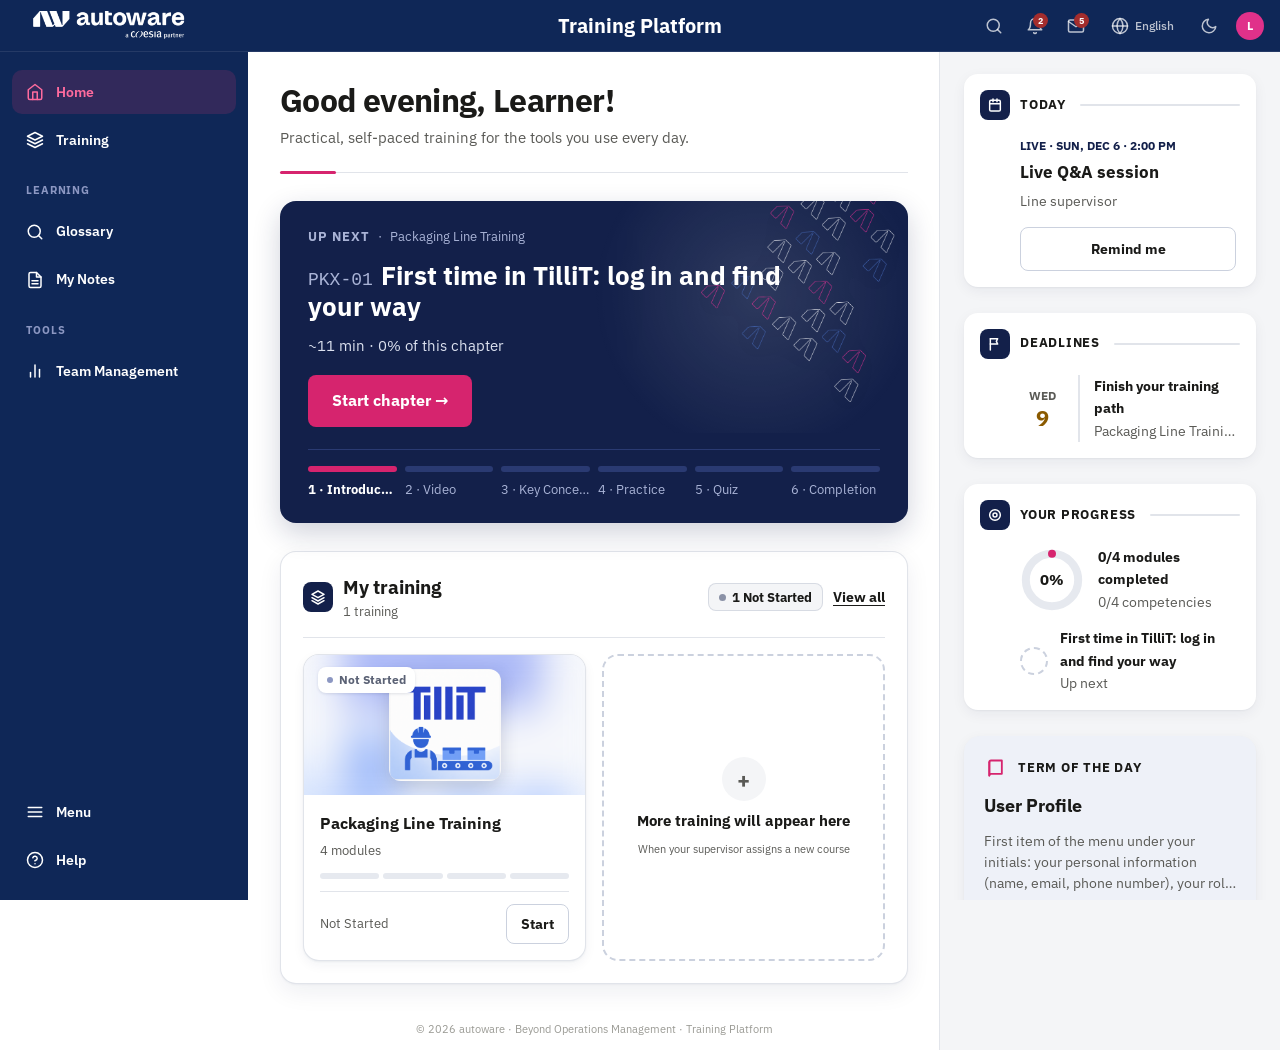
<file: index.html>
<!DOCTYPE html>
<html lang="en">
<head>
<meta charset="UTF-8">
<meta name="viewport" content="width=device-width, initial-scale=1.0">
<script>(function(){var t=localStorage.getItem('aw_theme');if(t==='dark')document.documentElement.setAttribute('data-theme','dark');})()</script>
<link rel="stylesheet" href="shared-r14.css?v=20261009a">
<script src="edition.js?v=202610161633"></script>
<script src="shared.js?v=20261016f"></script>
<script src="translations.js?v=20261016e"></script>
<script src="content.js?v=202610161633"></script>
<script src="pkx_translations.js?v=20261016f"></script>
<script src="pkx_video.js?v=20261016f"></script>
<script src="glossary_data.js?t=63"></script>
<title data-i18n="title.index">Training Platform · autoware</title>
<style>
/* ── HOME — dashboard a 2 colonne (main + sidebar), ispirata a layout reali ── */
.h-wrap{position:relative;padding:14px 22px;display:grid;grid-template-columns:minmax(0,1fr) 336px;gap:18px;max-width:1600px;margin:0 auto;width:100%;align-items:start}
/* trattamento di sfondo — glow morbido dietro l'hero, derivato dai token brand (mai un nuovo colore) */
.h-wrap::before{content:'';position:absolute;top:-18px;left:-22px;right:-22px;height:420px;z-index:-1;pointer-events:none;
  background:
    radial-gradient(ellipse 780px 380px at 14% 0%, rgba(15,39,87,.06), transparent 62%),
    radial-gradient(ellipse 620px 320px at 92% 4%, rgba(224,49,138,.05), transparent 58%);}
[data-theme="dark"] .h-wrap::before{
  background:
    radial-gradient(ellipse 780px 380px at 14% 0%, rgba(69,101,173,.10), transparent 62%),
    radial-gradient(ellipse 620px 320px at 92% 4%, rgba(224,49,138,.07), transparent 58%);}
.h-main{display:flex;flex-direction:column;gap:18px;min-width:0}
.h-side{display:flex;flex-direction:column;gap:12px;min-width:0}
/* ── MY TRAINING — copertine corso (Operator/Superuser). Layout ORIZZONTALE (cover a sinistra + testo a
   destra): riempie la riga in larghezza senza allungare la card in altezza — la sezione deve stare nel
   viewport senza costringere a scrollare la pagina. */
.hd-crs-row{display:flex;gap:14px;flex-wrap:wrap}
.lib-card{flex:1 1 300px;max-width:380px;display:flex;flex-direction:row;align-items:stretch;border:.5px solid var(--border2);border-left:4px solid var(--aw-navy);border-radius:12px;overflow:hidden;background:var(--bg);box-shadow:var(--e3);cursor:pointer;text-decoration:none;transition:box-shadow .16s,transform .16s}
.lib-card:hover{box-shadow:var(--e4);transform:translateY(-2px)}
.lib-card[data-track="tillit-su"]{border-left-color:#E91E8C}
.lib-cover{position:relative;width:104px;flex-shrink:0;display:flex;align-items:center;justify-content:center;background:#F5F6F8;overflow:hidden}
.lib-card[data-track="tillit-su"] .lib-cover{background:#FDF2F8}
.lib-role{position:absolute;top:7px;left:7px;display:inline-flex;align-items:center;gap:3px;padding:3px 7px 3px 5px;border-radius:20px;font-size:8.5px;font-weight:700;letter-spacing:.01em;background:var(--aw-navy);color:#fff;line-height:1}
.lib-role svg{width:10px;height:10px;stroke:#fff;fill:none;stroke-width:2;stroke-linecap:round;stroke-linejoin:round;flex-shrink:0}
.lib-role[data-role="tillit-su"]{background:#E91E8C}
.lib-cover-logo{position:absolute;inset:0;width:100%;height:100%;object-fit:cover}
.lib-body{display:flex;flex-direction:column;justify-content:center;padding:12px 15px;flex:1;min-width:0}
.lib-name{font-size:13px;font-weight:600;color:var(--text);line-height:1.3;margin-bottom:3px;white-space:nowrap;overflow:hidden;text-overflow:ellipsis}
.lib-meta{font-size:10.5px;color:var(--text2);margin-bottom:9px;line-height:1.3}
.lib-bar{height:4px;border-radius:2px;background:var(--bg2);overflow:hidden}
.lib-bar-fill{height:100%;border-radius:2px;background:#E91E8C;transition:width .4s}
.lib-prog-lbl{font-size:10.5px;font-weight:500;color:#E91E8C;margin-top:6px;font-family:var(--font-mono)}
@media(max-width:520px){.lib-card{flex-basis:100%}}
/* ── CONTINUE CARD — il capitolo in corso, sezione "Resume". Composta da 3 riquadri distinti (intestazione /
   progresso+stepper / azioni) separati da divisori netti + un pannello con ombra propria per lo stepper (il
   cuore informativo): niente più righe di testo buttate lì senza gerarchia. ── */
.hd-cur-card{padding:0;border-radius:14px;background:linear-gradient(135deg,rgba(224,49,138,.07),rgba(224,49,138,.02));border:1px solid rgba(224,49,138,.22);box-shadow:var(--e2);overflow:hidden}
.hd-cur-head{padding:14px 18px 12px;border-bottom:1px solid rgba(224,49,138,.16)}
/* riga intestazione a 3 blocchi: badge+testo a sinistra, CTA "Inizia/Riprendi" al centro, thumbnail a destra
   (justify-content:space-between li distribuisce lungo tutta la riga). Il CTA vive qui — non più in un footer
   separato — cosi la card resta corta quando non ci sono capitoli da espandere (nessuna sezione extra). */
.hd-cur-top{display:flex;align-items:center;gap:20px}
/* flex:1 = il blocco testo/CTA cresce a riempire la riga, cosi la thumbnail resta ancorata subito dopo
   (con un solo gap fisso) invece di lasciare una banda vuota generata dal precedente space-between */
.hd-cur-top-l{display:flex;align-items:center;gap:16px;min-width:0;flex:1}
.hd-cur-badge{width:44px;height:44px;border-radius:12px;background:var(--aw-pink);color:#fff;display:flex;align-items:center;justify-content:center;font-size:16px;font-weight:800;flex-shrink:0;font-family:var(--font-mono);box-shadow:0 6px 14px rgba(224,49,138,.35)}
.hd-cur-info{min-width:0}
.hd-cur-eyebrow{font-size:10px;font-weight:800;text-transform:uppercase;letter-spacing:.08em;color:var(--aw-pink);margin-bottom:4px}
.hd-cur-title{font-size:17px;font-weight:800;color:var(--text);letter-spacing:-.3px;white-space:nowrap;overflow:hidden;text-overflow:ellipsis}
.hd-cur-title b{color:var(--aw-pink);font-weight:800;font-size:12px;letter-spacing:.04em;margin-right:8px;font-family:var(--font-mono)}
/* meta (capitoli/durata) come chip distinti affiancati — distribuiti in orizzontale invece di un'unica
   riga di testo con un punto come separatore, ora che la riga ha più spazio a disposizione */
.hd-cur-meta{margin-top:8px;display:flex;align-items:center;gap:8px;flex-wrap:wrap}
.hd-cur-meta .mchip{display:inline-flex;align-items:center;gap:5px;font-size:11px;font-weight:600;color:var(--text2);background:var(--bg2);padding:5px 11px;border-radius:20px;white-space:nowrap}
.hd-cur-meta svg{width:12px;height:12px;opacity:.75}
/* pannello progresso+stepper — riquadro a sé (sfondo diverso dal resto della card + ombra interna, non un
   margine fluttuante ingombrante): è il cuore informativo della card, deve leggersi come tale a colpo d'occhio,
   restando comunque compatto */
/* tono pink-tinted coerente con il gradiente della card (non il --bg2 neutro usato per i "pozzetti" altrove):
   il pannello legge come una sezione incassata della STESSA superficie, non un blocco scollegato sotto */
.hd-cur-panel{padding:12px 18px;background:rgba(224,49,138,.045);box-shadow:inset 0 1px 4px rgba(15,39,87,.06);border-bottom:1px solid rgba(224,49,138,.14)}
/* riga dato quantitativo: "N% · X di 6 sezioni" — il progresso del capitolo in corso vive QUI (non più nella Welcome) */
.hd-cur-prog{font-size:12.5px;font-weight:700;color:var(--aw-pink)}
/* stepper 6 tappe — stato REALE per-sezione del capitolo in corso: nodi più grandi + una vera barra di
   connessione fatta/da-fare, non solo un separatore tipografico */
.hd-cur-steps{display:flex;align-items:flex-start;gap:0;margin-top:10px}
.hd-cur-step{display:inline-flex;flex-direction:column;align-items:center;gap:6px;font-size:10.5px;color:var(--text3);white-space:nowrap;text-align:center}
.hd-cur-step .n{width:26px;height:26px;border-radius:50%;background:var(--bg2);color:var(--text3);font-size:11px;font-weight:700;display:flex;align-items:center;justify-content:center;flex-shrink:0;font-family:var(--font-mono);border:2px solid var(--bg2);transition:background .2s,border-color .2s}
.hd-cur-step .n svg{width:12px;height:12px}
.hd-cur-step.done{color:var(--text2)}
.hd-cur-step.done .n{background:var(--teal);color:#fff;border-color:var(--teal)}
.hd-cur-step.cur{color:var(--text);font-weight:700}
.hd-cur-step.cur .n{background:var(--bg);color:var(--aw-pink);border-color:var(--aw-pink);box-shadow:0 0 0 3px rgba(224,49,138,.15)}
/* margin-top:12px = metà del nodo (26px) meno metà della linea (2px): allinea la connessione al centro dei cerchi,
   non al centro dell'intero step (che include anche l'etichetta sotto) */
.hd-cur-step-sep{flex:1;height:2px;min-width:10px;background:var(--bg2);margin:12px -1px 0;border-radius:1px;align-self:flex-start}
.hd-cur-step-sep.done{background:var(--teal)}
/* segmento che entra nello step corrente: dissolve da teal (fatto) a fucsia (in corso) invece del
   passaggio netto teal->grigio, cosi il percorso "fatto" si lega visivamente allo step attivo */
.hd-cur-step-sep.tocur{background:linear-gradient(to right, var(--teal), var(--aw-pink))}
/* usata solo quando ci sono capitoli espandibili (foot con la sola lista sotto la riga di intestazione) */
.hd-cur-foot{padding:12px 18px 14px}
.hd-cur-actions{display:flex;align-items:center;gap:10px;flex-shrink:0}
.hd-cur-cta{background:var(--aw-pink);color:#fff;border:none;border-radius:9px;padding:9px 16px;font-size:12.5px;font-weight:700;font-family:var(--font);display:inline-flex;align-items:center;gap:7px;cursor:pointer;text-decoration:none;box-shadow:0 6px 14px rgba(224,49,138,.3);transition:background .15s,transform .15s}
.hd-cur-cta:hover{background:#c9106d;transform:translateY(-1px)}
.hd-cur-cta svg{width:14px;height:14px}
/* pillola con etichetta (non solo icona): la funzione "espandi/comprimi capitoli" deve leggersi da sola, non competere in ambiguità col CTA Riprendi */
.hd-cur-chaptoggle{height:32px;border-radius:9px;border:.5px solid rgba(224,49,138,.25);background:var(--bg);display:inline-flex;align-items:center;gap:6px;color:var(--aw-pink);cursor:pointer;padding:0 12px;flex-shrink:0;font-size:12px;font-weight:600;font-family:var(--font);transition:background .12s,transform .2s}
.hd-cur-chaptoggle:hover{background:rgba(224,49,138,.08)}
.hd-cur-chaptoggle svg{width:14px;height:14px;transition:transform .2s;flex-shrink:0}
.hd-cur-card.open .hd-cur-chaptoggle svg{transform:rotate(180deg)}
.hd-cur-subs{display:none;margin-top:12px;padding-top:12px;border-top:.5px solid rgba(224,49,138,.16)}
.hd-cur-card.open .hd-cur-subs{display:block}

/* card base — ombre marcate per dare profondità al contenuto */
.hd-card{background:var(--bg);border:.5px solid var(--border);border-radius:16px;box-shadow:var(--e2)}
.hd-sec-hd{display:flex;align-items:center;gap:14px;margin-bottom:0}
/* il TESTO è protagonista; l'icona resta un accento discreto */
.hd-sec-t{font-size:25px;font-weight:800;color:var(--text);letter-spacing:-.6px;line-height:1.05;display:inline-flex;align-items:center;gap:10px}
.hd-sec-icwrap{width:28px;height:28px;flex-shrink:0;display:flex;align-items:center;justify-content:center;color:var(--aw-pink)}
.hd-sec-ic{width:23px;height:23px;color:var(--aw-pink);flex-shrink:0;opacity:.9}
.hd-viewall{font-size:12px;color:var(--text3);text-decoration:none;font-weight:500;margin-left:auto;flex-shrink:0}
.hd-viewall:hover{color:var(--aw-pink)}

/* ── CAPITOLI (dentro la card Continue learning) ── */
.hd-msub{display:flex;align-items:center;gap:11px;padding:7px 10px;border-radius:8px;position:relative;text-decoration:none;transition:background .12s}
a.hd-msub:hover{background:var(--bg)}
.hd-msub-node{width:22px;height:22px;border-radius:7px;flex-shrink:0;display:flex;align-items:center;justify-content:center;font-size:10px;font-weight:700;background:var(--bg3);color:var(--text3);border:.5px solid var(--border)}
.hd-msub-node svg{width:11px;height:11px}
.hd-msub.done .hd-msub-node{background:var(--teal-l);color:var(--teal-d);border-color:transparent}
.hd-msub.cur .hd-msub-node{background:var(--aw-pink);color:#fff;border-color:transparent}
.hd-msub-id{font-size:10px;font-weight:700;color:var(--text3);letter-spacing:.03em;min-width:30px;flex-shrink:0;font-family:var(--font-mono)}
.hd-msub-name{font-size:12.5px;color:var(--text);font-weight:500;flex:1;min-width:0;white-space:nowrap;overflow:hidden;text-overflow:ellipsis}
a.hd-msub:hover .hd-msub-name{color:var(--aw-pink)}
.hd-msub-go{width:14px;height:14px;color:var(--text3);flex-shrink:0;opacity:0;transition:opacity .12s}
a.hd-msub:hover .hd-msub-go{opacity:1}

/* ── WELCOME (compatto) ── */
.hd-welcome{position:relative;background:var(--aw-hero-grad);border-radius:18px;box-shadow:var(--e4);overflow:hidden;display:flex;align-items:center;padding:34px 26px;min-height:132px}
/* frecce di brand Autoware (Picture1.png, pink=azione/azzurro=dati, da analisi autoware.it) come
   texture decorativa laterale. Il testo riempie quasi tutta la card sotto ~1250px di viewport (il
   testo non si accorcia, è la card a restringersi con la sidebar) → sotto quella soglia non c'è
   spazio laterale libero e la grafica resta spenta; sopra, mask-image la dissolve verso il testo. */
.hd-welcome-arrows{position:absolute;inset:0;z-index:0;overflow:hidden;pointer-events:none}
@media(min-width:1250px){
  .hd-welcome-arrows{
    -webkit-mask-image:linear-gradient(to left,#000 45%,transparent 82%);
    mask-image:linear-gradient(to left,#000 45%,transparent 82%)}
  .hd-welcome-arrows::before{content:'';position:absolute;top:-14%;right:-6%;width:60%;height:86%;
    background:radial-gradient(circle,rgba(255,255,255,.14),transparent 70%)}
  .hd-welcome-arrows::after{content:'';position:absolute;inset:0;
    background-image:url('Picture1.png');background-repeat:no-repeat;
    background-size:32% auto;background-position:right -7px top -123px;
    filter:drop-shadow(0 6px 14px rgba(0,0,0,.35)) brightness(1.12) saturate(1.05);opacity:.85}
}
.hd-welcome-l{flex:1;min-width:0;z-index:1}
.hd-eyebrow{font-size:10px;letter-spacing:.1em;color:rgba(255,255,255,.45);text-transform:uppercase;font-weight:600;margin-bottom:8px}
.hd-welcome-h{font-size:22px;font-weight:600;color:#fff;letter-spacing:-.3px;line-height:1.25;min-width:0}
/* volto allineato ALLA RIGA del saluto (non all'intero blocco eyebrow+saluto): avatar e "Good afternoon…" si
   leggono come un'unica voce invece di sembrare due elementi scollegati */
.hd-welcome-top{display:flex;align-items:center;gap:12px;margin-bottom:2px}
.hd-welcome-avatar{width:38px;height:38px;border-radius:50%;background:rgba(255,255,255,.14);border:1.5px solid rgba(255,255,255,.28);color:#fff;font-size:13px;font-weight:700;display:flex;align-items:center;justify-content:center;flex-shrink:0}
/* tagline di piattaforma/brand — sostituisce il vecchio riferimento al modulo specifico (spostato nella card Resume) */
.hd-welcome-sub{font-size:12.5px;color:rgba(255,255,255,.62);margin:6px 0 12px;max-width:440px}
/* pillola streak / ultimo accesso — solo se c'è un segnale reale (aw_activity_log), mai un numero finto */
.hd-welcome-streak{position:absolute;z-index:1;top:18px;right:22px;display:none;align-items:center;gap:6px;background:rgba(255,255,255,.10);border:1px solid rgba(255,255,255,.16);border-radius:20px;padding:5px 12px 5px 9px;font-size:11.5px;font-weight:600;color:rgba(255,255,255,.82);white-space:nowrap}
.hd-welcome-streak svg{width:13px;height:13px;color:var(--aw-pink);flex-shrink:0}
@media(max-width:640px){.hd-welcome{flex-wrap:wrap}.hd-welcome-streak{position:static;order:3;margin-top:10px}}
/* thumbnail del capitolo in corso: riusa (scalata) l'illustrazione .iv-dev gia mostrata nell'Intro del modulo.
   Decorativa, non cliccabile: l'unica azione della card resta il CTA Riprendi qui sotto.
   Box dimensionato sul contenuto PIU alto (login, 418px naturali) cosi nessuna variante viene tagliata; le
   varianti piu basse (cockpit/station view) lasciano solo un margine navy in piu sotto, mai un ritaglio. */
.hd-cur-thumb{position:relative;width:180px;height:150px;border-radius:11px;overflow:hidden;flex-shrink:0;box-shadow:var(--e2);background:var(--aw-navy)}
.hd-cur-thumb-scale{width:520px;transform-origin:top left}
.hd-cur-thumb-scale .iv-dev{border-radius:0}
/* ── STATION VIEW (subset .sv-*) — non e nel CSS condiviso (vive solo inline in OP-03.html): copia minima
   dei soli selettori usati dalla thumbnail qui sopra, altrimenti il preview del modulo 03 e privo di stile. ── */
.sv{background:#f4f5f7;border:1px solid #d5d9e0;border-radius:10px;overflow:hidden;font-family:-apple-system,'Inter',sans-serif;text-align:left;box-shadow:0 1px 3px rgba(15,39,87,.08)}
.sv-top{background:#fff;border-bottom:1px solid #eceef2;padding:7px 10px;display:flex;align-items:center;gap:8px;flex-wrap:wrap;min-height:38px}
.sv-date{display:flex;align-items:center;gap:6px;padding:4px 9px;border:1px solid #e5e7eb;border-radius:6px;background:#fff;white-space:nowrap}
.sv-date svg{width:13px;height:13px;color:#9ca3af;flex-shrink:0}
.sv-date-lbl{font-size:7px;color:#2f6bd8;line-height:1.1;font-weight:600}
.sv-date-val{font-size:10px;color:#374151;font-weight:700;line-height:1.2}
.sv-arrows{display:flex;gap:3px}
.sv-arr{width:22px;height:22px;border:1px solid #e5e7eb;border-radius:5px;background:#fff;display:flex;align-items:center;justify-content:center;font-size:11px;color:#6b7280}
.sv-pin{width:26px;height:26px;border-radius:50%;background:#eef0f3;display:flex;align-items:center;justify-content:center;flex-shrink:0}
.sv-pin svg{width:14px;height:14px;color:#6b7280}
.sv-seg{position:relative;display:inline-flex}
.sv-seg-btn{padding:5px 13px;border-radius:6px;font-size:12px;font-weight:700;color:#fff;white-space:nowrap;display:flex;flex-direction:column;align-items:center;line-height:1.25}
.sv-seg-btn .sub{font-size:8px;opacity:.9;font-weight:500}
.sv-seg-btn.green{background:#22c55e}
.sv-seg-badge{position:absolute;right:-6px;bottom:-6px;min-width:16px;height:16px;padding:0 3px;border-radius:9px;background:#eab308;color:rgba(0,0,0,.78);font-size:8px;font-weight:800;display:flex;align-items:center;justify-content:center;border:2px solid #fff}
.sv-stage{background:#f59e0b;color:#fff;font-size:9px;font-weight:800;letter-spacing:.06em;padding:4px 9px;border-radius:5px}
.sv-body{display:grid;gap:10px;padding:10px;background:#f4f5f7}
.sv-col{overflow:hidden}
.sv-po{display:flex;flex-direction:column;gap:9px;min-width:0}
.sv-work{display:flex;flex-direction:column;min-width:0}
.sv-card{background:#fff;border:1px solid #edeff2;border-radius:9px;box-shadow:0 1px 2px rgba(15,39,87,.05)}
.sv-oc{padding:10px 12px}
.sv-oc-hd{display:flex;align-items:center;justify-content:space-between;gap:8px;margin-bottom:4px}
.sv-oc-title{font-size:12.5px;font-weight:700;color:#111827}
.sv-oc-code{font-size:9px;color:#6b7280;line-height:1.45;margin-bottom:8px;word-break:break-word}
.sv-mrow{display:flex;align-items:center;gap:6px;font-size:10px;color:#374151;margin-bottom:5px}
.sv-mrow svg{width:13px;height:13px;color:#9ca3af;flex-shrink:0}
.sv-mrow .run{margin-left:auto;display:flex;align-items:center;gap:4px;color:#16a34a;font-weight:700}
.sv-mrow .run svg{width:14px;height:14px;color:#16a34a}
.sv-prog-bar{height:8px;background:#eef0f3;border-radius:5px;position:relative;margin:7px 0 5px}
.sv-prog-fill{height:100%;background:#16a34a;border-radius:5px}
.sv-tabs{display:flex;align-items:center;border-bottom:1px solid #eceef2;background:#fff;padding:0 2px;border-radius:9px 9px 0 0}
.sv-tab{padding:9px 12px;font-size:12px;color:#9ca3af;border-bottom:2px solid transparent;font-weight:500}
.sv-tab.active{color:#2563eb;border-color:#2563eb;font-weight:700}
.sv-list{overflow-y:auto;flex:1;background:#f4f5f7;padding:2px 0 6px}
.sv-pri-banner{background:#ef4444;color:#fff;font-size:11px;font-weight:800;letter-spacing:.05em;text-align:center;padding:8px;text-transform:uppercase;margin:8px 8px 4px;border-radius:6px}
.sv-ac{background:#fff;border:1px solid #edeff2;border-radius:9px;margin:8px;padding:11px 12px}
.sv-ac-title{font-size:12.5px;font-weight:700;color:#111827;margin-bottom:3px}

/* ── ASSIGNED TRAINING CARDS ── */
.hd-trainings{display:flex;flex-direction:column;gap:10px}
.hd-tcard{background:var(--bg);border:.5px solid var(--border);border-radius:11px;box-shadow:var(--e2);padding:11px 14px;display:flex;flex-direction:row;align-items:center;gap:12px;text-decoration:none;transition:box-shadow .15s,transform .15s;border-left:3px solid var(--aw-pink)}
.hd-tcard:hover{box-shadow:var(--e3);transform:translateY(-1px)}
.hd-tcard-top{display:none}
.hd-tcard-meta{display:none}
.hd-tcard-name{font-size:13px;font-weight:600;color:var(--text);white-space:nowrap;overflow:hidden;text-overflow:ellipsis;flex:1;min-width:0}
.hd-tcard-pill{font-size:9.5px;font-weight:600;padding:2px 8px;border-radius:20px;white-space:nowrap;flex-shrink:0}
.hd-tcard-pill.cur{background:var(--amber-l);color:var(--amber-d)}
.hd-tcard-pill.done{background:var(--teal-l);color:var(--teal-d)}
.hd-tcard-pill.lock{background:var(--bg3);color:var(--text3)}
.hd-tcard-foot{display:flex;align-items:center;gap:8px;flex-shrink:0}
.hd-tcard-track{width:72px;height:5px;background:var(--bg3);border-radius:3px;overflow:hidden;flex-shrink:0}
.hd-tcard-fill{height:100%;border-radius:3px;background:var(--aw-pink)}
.hd-tcard-pct{font-size:11px;color:var(--text2);font-weight:600;white-space:nowrap}
.hd-tcard-go{width:22px;height:22px;border-radius:6px;background:var(--bg2);border:.5px solid var(--border);display:flex;align-items:center;justify-content:center;color:var(--text3);flex-shrink:0;transition:background .15s,color .15s}
.hd-tcard-go svg{width:12px;height:12px}
.hd-tcard:hover .hd-tcard-go{background:var(--aw-pink);color:#fff;border-color:var(--aw-pink)}

/* ── PROGRESS TABLE ── */
.hd-table{padding:6px 4px 4px}
.hd-tr{display:grid;grid-template-columns:30px minmax(0,1fr) 88px 150px 96px;align-items:center;gap:8px;padding:11px 16px;border-radius:9px;text-decoration:none}
.hd-tr.head{padding-top:8px;padding-bottom:8px}
.hd-th{font-size:10.5px;font-weight:600;color:var(--text3);text-transform:uppercase;letter-spacing:.05em}
.hd-row{border-top:.5px solid var(--border)}
.hd-row.clk{cursor:pointer}
.hd-row.clk:hover{background:var(--bg2)}
.hd-row.next-up{box-shadow:inset 3px 0 0 var(--aw-pink)}
.hd-td{font-size:13px;color:var(--text);min-width:0}
.hd-num{font-size:12px;color:var(--text3);font-weight:600}
.hd-modname{font-weight:500;white-space:nowrap;overflow:hidden;text-overflow:ellipsis}
.hd-modname small{display:block;font-size:11px;color:var(--text3);font-weight:400}
.hd-sec{font-size:12px;color:var(--text2)}
.hd-prog{display:flex;align-items:center;gap:8px}
.hd-prog-track{flex:1;height:5px;background:var(--bg3);border-radius:3px;overflow:hidden}
.hd-prog-fill{height:100%;border-radius:3px}
.hd-prog-pct{font-size:11px;color:var(--text2);font-weight:600;width:34px;text-align:right}

/* ── CARD SHARED ── */
.hd-pad{padding:13px 16px}
.hd-card-hd{display:flex;align-items:center;justify-content:space-between;margin-bottom:14px}
.hd-card-t{font-size:14px;font-weight:600;color:var(--text)}

/* ── AGENDA (impegni di training) — next-up hero + timeline ── */
.hd-ag-card{box-shadow:var(--e2);border-color:var(--border2);background:var(--bg2)}
.hd-ag-card .hd-card-hd{margin-bottom:9px}

/* HERO = prossimo impegno, in evidenza */
.hd-ag-hero{position:relative;display:flex;gap:12px;align-items:center;padding:11px 13px;border-radius:13px;background:var(--bg);border:.5px solid var(--border2);box-shadow:var(--e1);text-decoration:none;overflow:hidden;transition:box-shadow .14s,transform .14s}
a.hd-ag-hero:hover{box-shadow:var(--e2);transform:translateY(-1px)}
.hd-ag-hero::before{content:'';position:absolute;left:0;top:0;bottom:0;width:4px;background:var(--aw-blue)}
.hd-ag-hero.tp-deadline::before{background:var(--amber-d)}
.hd-ag-hero.tp-deadline.urgent::before{background:var(--red-d)}
.hd-ag-hero-ic{width:42px;height:42px;border-radius:12px;flex-shrink:0;display:flex;align-items:center;justify-content:center}
.hd-ag-hero-ic svg{width:19px;height:19px}
.hd-ag-hero-ic.tp-session{background:rgba(24,95,165,.12);color:var(--aw-blue)}
.hd-ag-hero-ic.tp-deadline{background:var(--amber-l);color:var(--amber-d)}
.hd-ag-hero-ic.tp-deadline.urgent{background:var(--red-l);color:var(--red-d)}
.hd-ag-hero-body{flex:1;min-width:0;display:flex;flex-direction:column;gap:2px}
.hd-ag-eyebrow{display:inline-flex;align-items:center;gap:5px;font-size:9px;font-weight:800;text-transform:uppercase;letter-spacing:.09em;color:var(--aw-pink)}
.hd-ag-eyebrow .dot{width:6px;height:6px;border-radius:50%;background:var(--aw-pink);box-shadow:0 0 0 3px rgba(224,49,138,.18);animation:hd-ag-pulse 1.8s ease-in-out infinite}
@keyframes hd-ag-pulse{0%,100%{opacity:1}50%{opacity:.35}}
.hd-ag-hero-t{font-size:14px;font-weight:700;color:var(--text);white-space:nowrap;overflow:hidden;text-overflow:ellipsis;letter-spacing:-.15px}
.hd-ag-hero-sub{font-size:11px;color:var(--text3);white-space:nowrap;overflow:hidden;text-overflow:ellipsis}
.hd-ag-cd{flex-shrink:0;display:flex;align-items:center;justify-content:center;min-width:52px;padding:8px 9px;border-radius:11px;font-size:12.5px;font-weight:800;line-height:1.15;text-align:center;letter-spacing:.01em}

/* TIMELINE = impegni successivi */
.hd-ag-tl{position:relative;margin-top:8px;padding-left:4px}
.hd-ag-tl::before{content:'';position:absolute;left:15px;top:14px;bottom:16px;width:2px;background:var(--border)}
.hd-ag-tlitem{position:relative;display:flex;align-items:flex-start;gap:12px;padding:6px 4px;border-radius:9px;text-decoration:none;transition:background .12s}
a.hd-ag-tlitem:hover{background:var(--bg)}
.hd-ag-dot{position:relative;z-index:1;width:24px;height:24px;border-radius:8px;flex-shrink:0;display:flex;align-items:center;justify-content:center;box-shadow:0 0 0 3px var(--bg2)}
.hd-ag-dot svg{width:12px;height:12px}
.hd-ag-dot.tp-session{background:rgba(24,95,165,.12);color:var(--aw-blue)}
.hd-ag-dot.tp-deadline{background:var(--amber-l);color:var(--amber-d)}
.hd-ag-dot.tp-deadline.urgent{background:var(--red-l);color:var(--red-d)}
.hd-ag-tlbody{flex:1;min-width:0;display:flex;flex-direction:column;gap:2px;padding-top:1px}
.hd-ag-tlrow{display:flex;align-items:center;gap:8px}
.hd-ag-tlt{font-size:12.5px;font-weight:600;color:var(--text);flex:1;min-width:0;white-space:nowrap;overflow:hidden;text-overflow:ellipsis;transition:color .12s}
a.hd-ag-tlitem:hover .hd-ag-tlt{color:var(--aw-pink)}
.hd-ag-tlsub{font-size:10.5px;color:var(--text3);white-space:nowrap;overflow:hidden;text-overflow:ellipsis}

/* badge "quando" condiviso + countdown hero */
.hd-ag-when{font-size:9.5px;font-weight:700;white-space:nowrap;flex-shrink:0;padding:2px 7px;border-radius:6px;letter-spacing:.01em}
.hd-ag-when.urgent,.hd-ag-cd.urgent{background:var(--red-l);color:var(--red-d)}
.hd-ag-when.soon,.hd-ag-cd.soon{background:var(--amber-l);color:var(--amber-d)}
.hd-ag-when.ok,.hd-ag-cd.ok{background:var(--bg3);color:var(--text3)}

/* CTA (es. Remind me) */
.hd-ag-action{align-self:flex-start;margin-top:7px;font-size:11px;font-weight:600;font-family:var(--font);border:.5px solid var(--border2);background:var(--bg);color:var(--text2);padding:5px 12px;border-radius:8px;cursor:pointer;display:inline-flex;align-items:center;gap:6px}
.hd-ag-action svg{width:12px;height:12px}
.hd-ag-action:hover{border-color:var(--aw-pink);color:var(--aw-pink);background:rgba(224,49,138,.05)}
.hd-ag-action:disabled{opacity:.65;cursor:default;border-color:var(--border);color:var(--text3);background:var(--bg2)}
.hd-ag-empty{font-size:12.5px;color:var(--text3);padding:10px 2px;text-align:center}

/* ── SKILLS ── */
.hd-sk-card{box-shadow:var(--e2);border-color:var(--border2);background:var(--bg2);position:relative;overflow:hidden}
.hd-sk-card::before{content:"";position:absolute;top:0;left:0;right:0;height:3px;background:var(--aw-pink)}
.hd-sk-head{display:flex;align-items:center;gap:11px;margin-bottom:11px}
.hd-sk-badge{width:38px;height:38px;border-radius:11px;flex-shrink:0;display:flex;align-items:center;justify-content:center;background:rgba(224,49,138,.1);color:var(--aw-pink)}
.hd-sk-badge svg{width:20px;height:20px}
.hd-sk-headtxt{min-width:0}
.hd-sk-t{font-size:15px;font-weight:700;color:var(--text);letter-spacing:-.2px;line-height:1.2}
.hd-sk-role{display:inline-block;margin-top:4px;font-size:10.5px;font-weight:600;color:var(--text2);background:var(--bg);border:.5px solid var(--border);padding:2px 9px;border-radius:20px}
.hd-sk-body{display:flex;align-items:center;gap:16px;margin-bottom:11px}
.hd-sk-donut{flex-shrink:0;line-height:0}
#hd-donut{transition:stroke-dasharray .9s cubic-bezier(.16,1,.3,1)}
@media(prefers-reduced-motion:reduce){#hd-donut{transition:none}}
/* stato dedicato a 0 competenze: traccia tratteggiata (non piena) cosi si legge come "percorso non ancora
   iniziato", non come un anello spento/rotto; il punto di partenza fucsia resta l'unico accento visibile */
.hd-sk-donut.zero #hd-donut-track{stroke-dasharray:2.2 3.4}
#hd-donut-start{display:none}
.hd-sk-donut.zero #hd-donut-start{display:block}
.hd-sk-meta{display:flex;flex-direction:column;gap:13px;min-width:0}
.hd-sk-metric{display:flex;flex-direction:column;line-height:1}
.hd-sk-metric b{font-size:21px;font-weight:800;color:var(--aw-pink);letter-spacing:-.5px}
.hd-sk-metric.mods b{font-size:18px;color:var(--text);font-weight:700}
.hd-sk-metric span{font-size:11px;color:var(--text3);margin-top:5px;font-weight:500}
.hd-sk-legend{font-size:10px;font-weight:700;text-transform:uppercase;letter-spacing:.07em;color:var(--text3);margin-bottom:9px}
.hd-sk-chips{display:flex;gap:6px;flex-wrap:wrap}
.hd-sk-chip{font-size:10.5px;font-weight:600;padding:4px 10px;border-radius:20px;display:inline-flex;align-items:center;gap:5px}
.hd-sk-chip.on{background:var(--teal-l);color:var(--teal-d)}
.hd-sk-chip.on svg{width:10px;height:10px}
.hd-sk-chip.off{border:1px dashed var(--border2);color:var(--text3)}
/* stato vuoto onesto (0 competenze acquisite): un messaggio, non una riga bianca né dati finti */
.hd-sk-empty{font-size:11.5px;color:var(--text3);font-style:italic}
/* separazione acquisite/da sbloccare */
.hd-sk-group{margin-bottom:9px}
.hd-sk-group:last-child{margin-bottom:0}
.hd-sk-glabel{font-size:10px;font-weight:700;text-transform:uppercase;letter-spacing:.07em;color:var(--text3);margin-bottom:7px;display:flex;align-items:center;gap:6px}
.hd-sk-glabel .n{background:var(--bg);color:var(--text3);border-radius:20px;padding:1px 7px;font-size:9.5px;font-weight:700}

/* ── GLOSSARY TERM OF THE DAY (colonna destra) ── */
.hd-term-card{box-shadow:var(--e2);border-color:var(--border2);background:var(--bg2);text-decoration:none;display:block;transition:box-shadow .15s,transform .15s}
.hd-term-card:hover{box-shadow:var(--e3);transform:translateY(-1px)}
.hd-term-eyebrow{display:flex;align-items:center;gap:7px;font-size:10px;font-weight:700;text-transform:uppercase;letter-spacing:.07em;color:var(--text3);margin-bottom:7px}
.hd-term-eyebrow svg{width:13px;height:13px;color:var(--aw-blue)}
.hd-term-name{font-size:17px;font-weight:800;color:var(--text);letter-spacing:-.3px;line-height:1.2}
.hd-term-tr{font-size:11.5px;color:var(--text3);margin-top:2px}
.hd-term-desc{font-size:12.5px;color:var(--text2);line-height:1.5;margin-top:6px;display:-webkit-box;-webkit-line-clamp:2;-webkit-box-orient:vertical;overflow:hidden}
.hd-term-go{display:flex;align-items:center;gap:5px;font-size:11.5px;font-weight:600;color:var(--aw-pink);margin-top:8px}
.hd-term-go svg{width:12px;height:12px;transition:transform .15s}
.hd-term-card:hover .hd-term-go svg{transform:translateX(2px)}

.aw-footer{text-align:center;padding:9px 16px 11px;font-size:11px;color:var(--text3);background:transparent}

/* focus accessibile su tutti gli elementi interattivi della home */
.h-wrap a:focus-visible,.h-wrap button:focus-visible{outline:2px solid var(--aw-pink);outline-offset:2px;border-radius:6px}

/* rail attivo magenta sulla home */
.aw-rail a.active{color:#E91E8C !important;background:rgba(233,30,140,.15) !important}
.aw-rail a.active::before{background:#E91E8C !important}
body.aw-rail-open .aw-rail a.active .aw-rail-label{color:#E91E8C !important}

@media(max-width:980px){
  .h-wrap{grid-template-columns:1fr}
  /* .h-side è disegnata per 336px: impilata a piena larghezza (600-900px)
     i suoi contenuti (chip, righe agenda) si spargono lasciando vuoti →
     resta contenuta e centrata invece di stirarsi */
  .h-side{max-width:420px;margin:0 auto;width:100%}
}
@media(max-width:620px){.hd-modcards{grid-template-columns:1fr}.hd-tr{grid-template-columns:24px minmax(0,1fr) 120px}.hd-col-sec,.hd-col-prog{display:none}}
</style>
<link rel="stylesheet" href="tema-2026.css?v=44">
</head>
<body>

<div class="h-wrap">

  <!-- ══ MAIN COLUMN ══ -->
  <div class="h-main">

    <!-- WELCOME — puro benvenuto: saluto + stato generale, niente più CTA/mockup (spostati nella sezione Resume) -->
    <div class="hd-welcome">
      <div class="hd-welcome-arrows" aria-hidden="true"></div>
      <div class="hd-welcome-streak" id="hd-wstreak"></div>
      <div class="hd-welcome-l">
        <div class="hd-eyebrow" data-i18n="home.eyebrow">Operator path</div>
        <!-- avatar allineato direttamente alla riga del saluto (non all'intero blocco eyebrow+saluto): si legge come un'unica voce -->
        <div class="hd-welcome-top">
          <div class="hd-welcome-avatar" id="hd-wavatar">OP</div>
          <div class="hd-welcome-h" id="hd-greeting">Welcome back!</div>
        </div>
        <div class="hd-welcome-sub" id="hd-wsub"></div>
      </div>
    </div>

    <!-- RESUME — tutto ciò che riguarda la ripresa del capitolo in corso (mockup incluso). Il titolo non è
         un data-i18n statico: cambia testo (Riprendi/Inizia) secondo lo stato reale, impostato via JS in renderHome() -->
    <div class="hd-sec-hd" id="hd-resume-hd" style="display:none">
      <span class="hd-sec-t"><span class="hd-sec-icwrap"><svg class="hd-sec-ic" viewBox="0 0 24 24" fill="none" stroke="currentColor" stroke-width="2" stroke-linecap="round" stroke-linejoin="round"><polygon points="10 8 16 12 10 16 10 8"/><circle cx="12" cy="12" r="9"/></svg></span><span id="hd-resume-title-txt">Resume</span></span>
    </div>
    <div id="hd-resume-block"></div>

    <!-- MY TRAINING — contenitore con titolo + card corso (grafica del prototipo "New Design") -->
    <section class="pt-lib" aria-labelledby="pt-lib-t">
      <div class="pt-lib-hd">
        <span class="pt-ic"><svg viewBox="0 0 24 24"><path d="M12 3l9 5-9 5-9-5z"/><path d="M3 13l9 5 9-5"/><path d="M3 17.5l9 5 9-5"/></svg></span>
        <div class="pt-grow"><h2 id="pt-lib-t" data-i18n="home.modules.title">My training</h2><div class="pt-lib-sub" id="pt-lib-sub"></div></div>
        <div class="pt-pills" id="pt-lib-pills"></div>
        <a class="pt-link" href="modules.html" data-i18n="home.viewall">View all</a>
      </div>
      <div id="hd-courses-row" class="pt-cards"></div>
    </section>

  </div>

  <!-- ══ SIDEBAR ══ -->
  <!-- Colonna destra (prototipo): Today · Deadlines · Your progress · Term of the day. Stessi dati di prima
       (sessioni/scadenze di renderAgenda, progresso e competenze di renderHome, termine di renderTermOfDay). -->
  <aside class="h-side pt-rail">

    <section class="pt-sec" id="pt-today">
      <div class="pt-sec-hd"><span class="pt-ic"><svg viewBox="0 0 24 24"><rect x="4" y="5" width="16" height="16" rx="2"/><path d="M4 10h16"/><path d="M9 3v4"/><path d="M15 3v4"/></svg></span><span class="pt-sec-t" data-i18n="home.today">Today</span><span class="pt-rule"></span></div>
      <div class="pt-sec-bd" id="pt-today-bd"></div>
    </section>

    <section class="pt-sec" id="pt-dead">
      <div class="pt-sec-hd"><span class="pt-ic"><svg viewBox="0 0 24 24"><path d="M5 21V4"/><path d="M5 4h11l-2 4 2 4H5"/></svg></span><span class="pt-sec-t" data-i18n="rail.deadlines">Deadlines</span><span class="pt-rule"></span></div>
      <div class="pt-sec-bd" id="pt-dead-bd"></div>
    </section>

    <section class="pt-sec" id="pt-prog">
      <div class="pt-sec-hd"><span class="pt-ic"><svg viewBox="0 0 24 24"><circle cx="12" cy="12" r="8"/><circle cx="12" cy="12" r="3"/></svg></span><span class="pt-sec-t" data-i18n="mods.rail.progress">Your progress</span><span class="pt-rule"></span></div>
      <div class="pt-sec-bd" id="pt-prog-bd"></div>
    </section>

    <!-- Termine del giorno ↔ nota urgente: la freccia alterna i due pannelli (la freccia compare solo se c'è una nota) -->
    <div class="pt-term" id="hd-term-card">
      <div class="pt-art pt-term-art" aria-hidden="true"></div>
      <div class="pt-sec-hd">
        <span class="pt-ic" id="pt-term-ic"></span><span class="pt-sec-t" id="pt-term-title"></span><span class="pt-grow"></span>
        <button class="pt-arrow" id="pt-term-next" type="button" hidden><svg viewBox="0 0 24 24"><path d="M9 6l6 6-6 6"/></svg></button>
      </div>
      <a class="pt-term-bd" id="pt-term-term" href="glossary.html">
        <span class="pt-term-name" id="hd-term-name"></span>
        <span class="pt-term-tr" id="hd-term-tr"></span>
        <span class="pt-term-desc" id="hd-term-desc"></span>
        <span class="pt-link" data-i18n="home.term.view">View in glossary</span>
      </a>
      <a class="pt-term-bd" id="pt-term-note" href="notes.html" hidden>
        <span class="pt-term-name" id="pt-note-cat"></span>
        <span class="pt-term-desc" id="pt-note-text"></span>
        <span class="pt-term-tr" id="pt-note-meta"></span>
        <span class="pt-link" id="pt-note-go"></span>
      </a>
    </div>

  </aside>
</div>


<div class="aw-footer" data-i18n="footer">© {year} autoware · Beyond Operations Management · Training Platform</div>

<script>
// ── Dati prototipo ──────────────────────────────────────────────────────
var progress;
try { progress = JSON.parse(localStorage.getItem('aw_progress') || '{}'); if (typeof progress !== 'object' || Array.isArray(progress)) throw 0; }
catch (e) { progress = {}; }

var TOTAL_PATH = window.AW_EDITION_TRAINING ? (window.AW_MODULES || []).length : ((window.AW_MODULES || []).length || 7);
var SECTIONS_PER_MODULE = 6;
var MINUTES_PER_MODULE = 10;
// progresso REALE per-modulo dalle sezioni completate (localStorage['aw_sect'])
var SECT_PROG = (function(){ try{ return JSON.parse(localStorage.getItem('aw_sect')||'{}'); }catch(e){ return {}; } })();
// unica fonte di verità per il progresso di un modulo: le stesse 6 sezioni del flusso didattico
// (Intro→Completion) contano sia per la percentuale sia per i check dello stepper — mai due
// denominatori diversi (prima la % ignorava Intro/Completion mentre lo stepper li contava, dando
// numeri contraddittori come "0% · 1 di 6 sezioni fatte")
// 14/10: le sezioni vere del capitolo (awSectKeys, shared.js); nel laboratorio restano le 6 dei moduli OP.
function moduleProgress(id){
  var K = awSectKeys(id);
  if(progress[id]===true) return { idx: K.length, pct: 100 };
  var done = (SECT_PROG[id] && SECT_PROG[id].done) || [];
  var idx = 0;
  for (var i = 0; i < K.length; i++) { if (done.indexOf(K[i]) === -1) break; idx = i + 1; }
  return { idx: idx, pct: idx > 0 ? Math.min(99, Math.round(idx / K.length * 100)) : 0 };
}
function stepKeysH(id){ return awSectKeys(id).map(function (k) { return 'tab.' + (k === 'anchor' ? 'completion' : k); }); }

// Ogni modulo si compone di 6 SEZIONI (flusso didattico: Intro/Video/Concepts/Practice/Quiz/Completion)
// e di N CAPITOLI di contenuto (sotto-capitoli). Capitoli e durata vengono letti direttamente da
// window.AW_MODULES (shared.js) — stessa fonte usata da modules.html — invece di due mappe locali
// duplicate che potevano (e sono finite per) divergere (es. OP-06 mostrava 2 capitoli qui e 4 in
// modules.html, e le durate stimate dei moduli 04-07 non coincidevano affatto).
var HOME_MODS = (window.AW_MODULES || []).map(function (m) {
  return { id: m.id, code: (window.awChapNo ? awChapNo(m) : m.num), label: (window.awChapLabel ? awChapLabel(m) : m.num), title: m.title, href: m.href, chaps: m.subs || [m.title], mins: m.mins || MINUTES_PER_MODULE };
});

var SKILL_MAP = { '01': ['Login', 'Language'], '02': ['Cockpit', 'Station View'], '03': ['Production Orders'] };
var ALL_SKILLS = ['Login', 'Language', 'Cockpit', 'Station View', 'Production Orders', 'Downtime', 'Reporting'];
// Edizione (shared.js awApplyEdition): una competenza per lezione del training, non l'elenco OP fisso.
if (window.AW_EDITION_TRAINING) {
  SKILL_MAP = {}; ALL_SKILLS = [];
  HOME_MODS.forEach(function (m) { SKILL_MAP[m.id] = [m.title]; ALL_SKILLS.push(m.title); });
}
// Cockpit/Station View are TilliT UI terms and stay untranslated; the rest resolve via i18n.
var SKILL_LABEL_KEY = { 'Login': 'skill.login', 'Language': 'skill.language', 'Production Orders': 'skill.prodorders', 'Downtime': 'skill.downtime', 'Reporting': 'skill.reporting' };
function skillLabel(s) { var k = SKILL_LABEL_KEY[s]; return k ? t(k, s) : s; }

// celle andon per la mini-anteprima
var PREV_CELLS = ['#0F6E56', '#0F6E56', '#BA7517', '#185FA5', '#0F6E56', '#A32D2D', '#0F6E56', '#0F6E56'];
// formatore live per la sessione Q&A mock (orario)
var SESSION_TIME = '14:00';
var SESSION_HOST = 'E. Bianchi';
// icona "training" (tocco) riusata in header sezione e module card
var capSVG = '<svg viewBox="0 0 24 24" fill="none" stroke="currentColor" stroke-width="2" stroke-linecap="round" stroke-linejoin="round"><path d="M22 10 12 5 2 10l10 5 10-5Z"/><path d="M6 12v5c0 1 2.7 3 6 3s6-2 6-3v-5"/></svg>';
// etichette dei 6 step (Introduction/Video/Concepts/Practice/Quiz/Completion), riusate dallo stepper reale nella card Continue learning
var STEP_KEYS_H = ['tab.intro','tab.video','tab.concepts','tab.practice','tab.quiz','tab.completion'];
function stepNameH(k){ return String(t(k,k)).replace(/^\s*\d+\.\s*/,''); }

function t(k, fb) { var l = window.LANG || 'en'; var d = (T && T[l]) || (T && T.en) || {}; return d[k] !== undefined ? d[k] : (fb || k); }
// titolo modulo tradotto (chiave mod.<id>.title, fallback al titolo EN)
function tmod(m) { return t('mod.' + m.id + '.title', m.title); }
// nome corso/i assegnati (TilliT Operator/Superuser Training), stessa dicitura del manager
function courseLabel(trainings) {
  var parts = [];
  if (trainings.indexOf('op') >= 0) parts.push(t('mgr.course.op', 'TilliT Operator Training'));
  if (trainings.indexOf('su') >= 0) parts.push(t('mgr.course.su', 'TilliT Superuser Training'));
  return parts.join(' + ') || t('mgr.course.op', 'TilliT Operator Training');
}
function langCode() { return window.awLangCode(); }
function firstOpenId() { for (var i = 0; i < HOME_MODS.length; i++) { var m = HOME_MODS[i]; if (!progress[m.id] && m.href) return m.id; } return null; }
function svgArrow(w) { w = w || 2.4; return '<svg viewBox="0 0 24 24" fill="none" stroke="currentColor" stroke-width="' + w + '" stroke-linecap="round" stroke-linejoin="round"><line x1="5" y1="12" x2="19" y2="12"/><polyline points="12 5 19 12 12 19"/></svg>'; }
// frecce di brand del prototipo "New Design" (card Continue + Term of the day)
var PT_ARROWS = (function () {
  var A = [[40,40,-24,'#E2477F'],[110,26,12,'#E9EDF7'],[180,56,-8,'#5B86E5'],[250,30,-30,'#E9EDF7'],[320,64,18,'#E2477F'],[80,108,20,'#E9EDF7'],
           [160,126,-16,'#E2477F'],[230,116,26,'#5B86E5'],[300,140,-10,'#E9EDF7'],[130,190,8,'#5B86E5'],[210,196,-28,'#E2477F'],[350,184,14,'#E9EDF7']];
  return '<svg viewBox="0 0 400 240"><g fill="none" stroke-width="2.6" stroke-linecap="round" stroke-linejoin="round">' + A.map(function (a) {
    return '<path d="M0 26 L13 0 L26 26 M8 26 L13 15 L18 26" stroke="' + a[3] + '" transform="translate(' + a[0] + ' ' + a[1] + ') rotate(' + a[2] + ')"' + (a[3] === '#E9EDF7' ? ' opacity=".85"' : '') + '/>';
  }).join('') + '</g></svg>';
})();
function ptDate(d, o) { return d.toLocaleDateString(langCode(), o); }

function renderHome() {
  var doneIds = HOME_MODS.filter(function (m) { return progress[m.id]; });
  var doneCount = Object.keys(progress).filter(function (k) { return progress[k] === true; }).length;
  var curId = firstOpenId();
  var curMod = HOME_MODS.filter(function (m) { return m.id === curId; })[0] || HOME_MODS[0];
  var allDone = doneCount >= TOTAL_PATH;

  // ── WELCOME — puro benvenuto/brand: nessun riferimento al modulo/capitolo specifico (quello vive
  // nella card Resume) e nessun conteggio di dettaglio (quello vive nella card Competenze) ──

  // saluto contestuale all'ora del giorno (fallback al saluto generico se le chiavi mancano)
  var hr = new Date().getHours();
  var greetKey = hr < 12 ? 'home.welcome.morning' : hr < 18 ? 'home.welcome.afternoon' : 'home.welcome.evening';
  document.getElementById('hd-greeting').textContent = t(greetKey, t('home.welcome')) + ', ' + (window.AW_USER ? window.AW_USER.name : 'Learner') + '!';
  // nessuna percentuale qui: la Welcome resta puro saluto/brand, ogni progresso vive nella colonna
  // destra (Competenze) e nelle card Resume/corso, per non ripetere lo stesso "0%" a un passo di distanza

  var checkSVG = '<svg viewBox="0 0 24 24" fill="none" stroke="currentColor" stroke-width="2.5" stroke-linecap="round" stroke-linejoin="round"><polyline points="20 6 9 17 4 12"/></svg>';
  var clockSVG = '<svg viewBox="0 0 24 24" fill="none" stroke="currentColor" stroke-width="2" stroke-linecap="round" stroke-linejoin="round"><circle cx="12" cy="12" r="9"/><polyline points="12 7 12 12 15 14"/></svg>';
  var bookSmallSVG = '<svg viewBox="0 0 24 24" fill="none" stroke="currentColor" stroke-width="2" stroke-linecap="round" stroke-linejoin="round"><path d="M4 19.5A2.5 2.5 0 0 1 6.5 17H20"/><path d="M6.5 2H20v20H6.5A2.5 2.5 0 0 1 4 19.5v-15A2.5 2.5 0 0 1 6.5 2Z"/></svg>';
  var caretSVG = '<svg viewBox="0 0 24 24" fill="none" stroke="currentColor" stroke-width="2.4" stroke-linecap="round" stroke-linejoin="round"><polyline points="6 9 12 15 18 9"/></svg>';
  var ICON_USER = '<svg viewBox="0 0 24 24"><path d="M20 21v-2a4 4 0 0 0-4-4H8a4 4 0 0 0-4 4v2"/><circle cx="12" cy="7" r="4"/></svg>';
  var ICON_ADMIN = '<svg viewBox="0 0 24 24"><path d="M12 22s8-4 8-10V5l-8-3-8 3v7c0 6 8 10 8 10z"/><circle cx="12" cy="11" r="2.2"/><path d="M12 8.8v-.9"/><path d="M12 14.1v.9"/></svg>';
  var flameSVG = '<svg viewBox="0 0 24 24" fill="none" stroke="currentColor" stroke-width="2" stroke-linecap="round" stroke-linejoin="round"><path d="M8.5 14.5A2.5 2.5 0 0 0 11 17a2.5 2.5 0 0 0 2.5-2.5c0-1.38-.5-2-1-3-1.072-2.143-.224-4.054 2-6 .5 2.5 2 4.9 4 6.5 2 1.6 3 3.5 3 5.5a7.5 7.5 0 1 1-15 0c0-1.153.433-2.294 1-3a2.5 2.5 0 0 0 2.5 2.5z"/></svg>';

  // avatar accanto al saluto — iniziali reali (window.AW_USER, stesse della topbar), zero dati nuovi
  var wAvatarEl = document.getElementById('hd-wavatar');
  if (wAvatarEl) wAvatarEl.textContent = (window.AW_USER && window.AW_USER.initials) || 'OP';

  // tagline di piattaforma — puro benvenuto/brand, non più legata a un modulo/capitolo specifico (quel dato vive ora solo nella card Resume)
  var wSubEl = document.getElementById('hd-wsub');
  if (wSubEl) wSubEl.textContent = allDone ? t('home.welcomesub.done') : t('home.welcomesub.start');

  // streak / ultimo accesso — solo se c'è un segnale reale in aw_activity_log (shared.js), mai un numero finto
  var wStreakEl = document.getElementById('hd-wstreak');
  if (wStreakEl) {
    var streak = (window.awGetStreak && window.awGetStreak()) || 0;
    var lastISO = window.awLastActiveISO && window.awLastActiveISO();
    var todayISO = new Date().toISOString().slice(0, 10);
    if (streak >= 2) {
      wStreakEl.innerHTML = flameSVG + '<span>' + t('home.wel.streak', '{n}-day streak').replace('{n}', streak) + '</span>';
      wStreakEl.style.display = 'flex';
    } else if (lastISO && lastISO !== todayISO) {
      var gapDays = Math.round((new Date(todayISO) - new Date(lastISO)) / 86400000);
      var whenTxt = gapDays === 1 ? t('dash.sl.yesterday', 'Yesterday') : t('ibx.daysago', '{n}d ago').replace('{n}', gapDays);
      wStreakEl.innerHTML = clockSVG + '<span>' + t('home.wel.lastactive', 'Last active: {when}').replace('{when}', whenTxt) + '</span>';
      wStreakEl.style.display = 'flex';
    } else {
      wStreakEl.style.display = 'none';
    }
  }

  function chapMeta(m) {
    var chaps = m.chaps || [], nChap = chaps.length;
    var chapWord = nChap === 1 ? t('home.m.chap1') : t('home.m.chapN');
    return '<span class="mchip">' + bookSmallSVG + nChap + ' ' + chapWord + '</span>'
      + '<span class="mchip">' + clockSVG + '~' + m.mins + ' ' + t('home.m.min') + '</span>';
  }

  // thumbnail del capitolo — copertina REALE: riusa (scalata) la stessa illustrazione .iv-dev/.ivl-*/.ivc-*/.sv
  // già mostrata nell'Intro del modulo (login/cockpit/station view), invece di un mock separato meno fedele.
  // Decorativa, non cliccabile: l'unica azione della card è il CTA "Riprendi/Inizia" qui sotto (niente doppia
  // freccia che compete con lo stesso link).
  function renderModThumb(m) {
    var url = 'app.tillit.cloud / ' + (m.id === '01' ? 'login' : m.id === '03' ? 'station-view' : 'cockpit');
    var screen;
    if (m.id === '01') {
      screen = '<div class="ivl-globe"><svg viewBox="0 0 24 24" fill="none" stroke="currentColor" stroke-width="2"><circle cx="12" cy="12" r="10"/><line x1="2" y1="12" x2="22" y2="12"/><path d="M12 2a15.3 15.3 0 0 1 4 10 15.3 15.3 0 0 1-4 10 15.3 15.3 0 0 1-4-10 15.3 15.3 0 0 1 4-10z"/></svg></div>'
        + '<div class="ivl-card"><div class="ivl-logo">Til<b>l</b>iT</div><div class="ivl-tt">Sign in to continue</div>'
        + '<div class="ivl-field">Username</div><div class="ivl-field">Password</div><div class="ivl-or">or</div>'
        + '<div class="ivl-corp"><svg viewBox="0 0 24 24" fill="none" stroke="currentColor" stroke-width="2"><rect x="3" y="11" width="18" height="11" rx="2"/><path d="M7 11V7a5 5 0 0 1 10 0v4"/></svg> Corporate Login</div></div>';
    } else if (m.id === '03') {
      screen = '<div class="sv"><div class="sv-top" style="gap:9px">'
        + '<div class="sv-date"><svg viewBox="0 0 24 24" fill="none" stroke="currentColor" stroke-width="2"><rect x="3" y="4" width="18" height="18" rx="2"/><line x1="16" y1="2" x2="16" y2="6"/><line x1="8" y1="2" x2="8" y2="6"/><line x1="3" y1="10" x2="21" y2="10"/></svg><div><div class="sv-date-lbl">Today</div><div class="sv-date-val">10/07/2026</div></div></div>'
        + '<div class="sv-arrows"><div class="sv-arr">‹</div><div class="sv-arr">›</div></div>'
        + '<div class="sv-pin"><svg viewBox="0 0 24 24" fill="none" stroke="currentColor" stroke-width="2" stroke-linecap="round" stroke-linejoin="round"><path d="M21 10c0 7-9 13-9 13s-9-6-9-13a9 9 0 0 1 18 0z"/><circle cx="12" cy="10" r="3"/></svg></div>'
        + '<div class="sv-seg"><div class="sv-seg-btn green"><span>Filling L1</span><span class="sub">a few seconds</span></div><div class="sv-seg-badge">4</div></div>'
        + '<div class="sv-stage" style="margin-left:auto">STAGE</div></div>'
        + '<div class="sv-body" style="min-height:196px;grid-template-columns:1fr;gap:9px">'
        + '<div class="sv-col sv-po" style="border-right:none"><div class="sv-card sv-oc">'
        + '<div class="sv-oc-hd"><span class="sv-oc-title"># 000001 - Filling</span></div>'
        + '<div class="sv-oc-code">S1_PACK1_LN1_FILLING</div>'
        + '<div class="sv-mrow"><svg viewBox="0 0 24 24" fill="none" stroke="currentColor" stroke-width="2" stroke-linecap="round" stroke-linejoin="round"><polyline points="3 17 9 11 13 15 21 7"/><polyline points="15 7 21 7 21 13"/></svg>48.0% OEE <span class="run"><svg viewBox="0 0 24 24"><circle cx="12" cy="12" r="10" fill="#16a34a"/><path d="M7.5 12.5l2.6 2.6L16.5 9" fill="none" stroke="#fff" stroke-width="2.2" stroke-linecap="round" stroke-linejoin="round"/></svg>RUNNING</span></div>'
        + '<div class="sv-prog-bar"><div class="sv-prog-fill" style="width:90%"></div></div>'
        + '</div></div>'
        + '<div class="sv-col sv-work" style="border-right:none"><div class="sv-card" style="display:flex;flex-direction:column;overflow:hidden">'
        + '<div class="sv-tabs"><div class="sv-tab active">Activities</div><div class="sv-tab">Orders</div><div class="sv-tab">Events</div></div>'
        + '<div class="sv-list"><div class="sv-pri-banner">High Priority</div>'
        + '<div class="sv-ac"><div class="sv-ac-title">0050 Tot oxygen_net cont</div></div>'
        + '</div></div></div></div></div>';
    } else {
      screen = '<div class="ivc-grid">'
        + '<div class="ivc-card"><div class="ivc-hd run">RUNNING</div><div class="ivc-bd"><div class="ivc-line">Line 1 \xB7 Filling</div><div class="ivc-meta">OEE 92% \xB7 11,400 u/h</div><div class="ivc-bar"><i style="width:92%;background:#16a34a"></i></div></div></div>'
        + '<div class="ivc-card"><div class="ivc-hd stop">STOPPED</div><div class="ivc-bd"><div class="ivc-line">Line 2 \xB7 Packing</div><div class="ivc-meta">Stopped 4 min</div><div class="ivc-bar"><i style="width:28%;background:#dc2626"></i></div></div></div>'
        + '<div class="ivc-card"><div class="ivc-hd starv">STARVED</div><div class="ivc-bd"><div class="ivc-line">Line 3 \xB7 Labeling</div><div class="ivc-meta">Waiting upstream</div><div class="ivc-bar"><i style="width:54%;background:#eab308"></i></div></div></div>'
        + '<div class="ivc-card"><div class="ivc-hd block">BLOCKED</div><div class="ivc-bd"><div class="ivc-line">Line 4 \xB7 Palletizing</div><div class="ivc-meta">Buffer full</div><div class="ivc-bar"><i style="width:46%;background:#f97316"></i></div></div></div>'
        + '</div>';
    }
    return '<div class="hd-cur-thumb" aria-hidden="true"><div class="hd-cur-thumb-scale" style="transform:scale(.34615)"><div class="iv-dev">'
      + '<div class="iv-dev-bar"><div class="iv-dev-dots"><i></i><i></i><i></i></div><span class="iv-dev-url">' + url + '</span></div>'
      + '<div class="iv-dev-screen">' + screen + '</div></div></div></div>';
  }

  // stepper a 6 tappe — stato REALE (fatto/in corso/da fare) del capitolo in corso, letto da moduleProgress()
  // (unica fonte di verità, condivisa con la percentuale e il conteggio testuale del pannello). isDone è sempre
  // sequenziale (i<curIdx): evita che una sezione successiva (es. Completion, "vista" di default nei moduli)
  // appaia spuntata prima che le sezioni che la precedono (es. Quiz) lo siano davvero.
  function renderSteps(modId) {
    var curIdx = moduleProgress(modId).idx, STEP_KEYS_H = stepKeysH(modId);
    return '<div class="hd-cur-steps">' + STEP_KEYS_H.map(function (k, i) {
      var isDone = i < curIdx;
      var cls = isDone ? ' done' : (i === curIdx ? ' cur' : '');
      var n = isDone ? checkSVG : (i + 1);
      var sepCls = isDone ? ' done' : '';
      if (isDone && (i + 1) === curIdx) sepCls += ' tocur';
      return '<span class="hd-cur-step' + cls + '"><span class="n">' + n + '</span>' + stepNameH(k) + '</span>'
        + (i < STEP_KEYS_H.length - 1 ? '<span class="hd-cur-step-sep' + sepCls + '"></span>' : '');
    }).join('') + '</div>';
  }

  // card "Continue" del prototipo: occhiello · training, codice + titolo, durata, CTA + scadenza, 6 segmenti.
  // Stessi dati della card precedente (moduleProgress, chaps/mins, scadenze dell'agenda).
  function renderCurCard(m, i, prog) {
    var mp = prog.pct, curIdx = prog.idx, nChap = (m.chaps || []).length, STEP_KEYS_H = stepKeysH(m.id);
    var due = (evts || []).filter(function (e) { return e.type === 'deadline' && e.mod === m.id; })[0];
    return '<section class="pt-cont" data-mod="' + m.id + '"><div class="pt-cont-art" aria-hidden="true"></div>'
      + '<div class="pt-cont-in">'
      + '<div class="pt-crumb"><b>' + t(mp > 0 ? 'home.grp.continue' : 'home.grp.upnext', mp > 0 ? 'Continue learning' : 'Up next') + '</b><span>\xB7</span><span>' + t('mgr.course.op', 'TilliT Operator Training') + '</span></div>'
      + '<h2 class="pt-cont-t"><span class="pt-code">' + m.code + '</span>' + tmod(m) + '</h2>'
      // edizione: la voce È un capitolo → niente "1 chapter"
      + '<p class="pt-cont-p">' + (window.AW_CONTENT ? '' : nChap + ' ' + (nChap === 1 ? t('home.m.chap1') : t('home.m.chapN')) + ' \xB7 ') + '~' + m.mins + ' ' + t('home.m.min') + ' \xB7 '
      + t('home.cur.pct', '{pct}% of this chapter').replace('{pct}', mp) + '</p>'
      + '<div class="pt-cont-act"><a class="pt-cta" href="' + (m.href || '#') + '">' + t(mp > 0 ? 'home.resume.cta' : 'home.start.cta') + ' →</a>'
      + (due ? '<span class="pt-due">' + t('mgr.item.due', 'due').replace(/^./, function (c) { return c.toUpperCase(); }) + ' ' + ptDate(due.date, { weekday: 'short', day: 'numeric', month: 'short' }) + '</span>' : '')
      + '</div></div>'
      + '<ol class="pt-steps">' + STEP_KEYS_H.map(function (k, j) {
          return '<li class="' + (j < curIdx ? 'done' : (j === curIdx ? 'cur' : '')) + '"><i></i><span>' + (j + 1) + ' \xB7 ' + stepNameH(k) + '</span></li>';
        }).join('') + '</ol></section>';
  }
  // ── RESUME — la card "Continue learning" (nascosta se il percorso è tutto completato). Il titolo
  // sezione parla la stessa lingua del CTA/eyebrow della card (Inizia vs Riprendi), derivato dallo
  // stesso stato reale invece di restare fisso su "Resume" a prescindere ──
  // Nessuna lezione pubblicata (es. anteprima di un training appena iniziato): niente card "Riprendi".
  var evts = agendaEvents(curMod);   // sessioni + scadenze: la card Continue mostra la scadenza del modulo
  if (!curMod) {
    document.getElementById('hd-resume-hd').style.display = '';
    document.getElementById('hd-resume-block').innerHTML = '<div class="hd-card hd-pad" style="color:var(--text2)">No lessons published yet.</div>';
  } else {
  var curProg = moduleProgress(curMod.id);
  document.getElementById('hd-resume-hd').style.display = allDone ? 'none' : '';
  var resumeTitleEl = document.getElementById('hd-resume-title-txt');
  if (resumeTitleEl) resumeTitleEl.textContent = curProg.pct > 0 ? t('home.resume.title', 'Resume') : t('home.start.title', 'Get started');
  document.getElementById('hd-resume-block').innerHTML = allDone ? '' : renderCurCard(curMod, HOME_MODS.indexOf(curMod), curProg);
  }

  // ── MY TRAINING — le due copertine corso (Operator sempre reale; Superuser da aw_users se presente) ──
  var myUser = (window.awLoadUsers ? awLoadUsers() : []).filter(function (u) { return u.name === (window.AW_USER ? AW_USER.name : 'Learner'); })[0];
  var suTotal = window.AW_SU_TOTAL || 5;
  var suDone = (myUser && myUser.suDone) || 0;
  // progresso frazionario reale del percorso Operator (somma di moduleProgress per modulo, non solo i moduli
  // interamente completati): un corso "in corso" non deve mai mostrare 0% solo perché nessun modulo è ancora finito del tutto
  var opFrac = HOME_MODS.reduce(function (s, m) { return s + moduleProgress(m.id).pct / 100; }, 0);
  var COURSES = [
    { track: 'tillit', name: t('mgr.course.op', 'TilliT Operator Training'), cover: 'TilliT Operator.png', roleKey: 'lib.track.op', roleFb: 'Operator', roleIcon: ICON_USER, total: TOTAL_PATH, done: doneCount, frac: opFrac },
    { track: 'tillit-su', name: t('mgr.course.su', 'TilliT Superuser Training'), cover: 'TilliT Superuser.png', roleKey: 'lib.track.su', roleFb: 'Superuser', roleIcon: ICON_ADMIN, total: suTotal, done: suDone, frac: suDone }
  ];
  // Edizione (shared.js awApplyEdition): solo il training del file, con la sua copertina.
  if (window.AW_EDITION_TRAINING) {
    COURSES.length = 1;
    COURSES[0].cover = AW_EDITION_TRAINING.cover || COURSES[0].cover;
    COURSES[0].roleKey = ''; COURSES[0].roleFb = AW_EDITION_TRAINING.roleLabel || 'Learner';
  }
  // card corso del prototipo: fascia colorata con stato + riquadro con la NOSTRA copertina, titolo, n. moduli,
  // un segmento per modulo (fatto / in corso / da fare), riga finale con avanzamento + bottone
  function renderCourseCard(c) {
    var pct = c.total ? Math.round(c.frac / c.total * 100) : 0;
    var st = pct >= 100 ? ['done', t('sidebar.completed', 'Completed')] : pct > 0 ? ['cur', t('lib.filter.progress', 'In progress')] : ['todo', t('dash.sl.notstarted', 'Not started')];
    return '<a class="pt-card" data-track="' + c.track + '" href="modules.html">'
      // la NOSTRA copertina nella fascia: intera e nitida, sopra la stessa immagine ingrandita e sfocata come fondo
      + '<div class="pt-band" style="--cv:url(\'' + c.cover + '\')"><img class="pt-band-img" src="' + c.cover + '" alt="">'
      + '<span class="pt-chip ' + st[0] + '"><i></i>' + st[1] + '</span></div>'
      + '<div class="pt-card-bd"><div><h3>' + c.name + '</h3><div class="pt-meta">' + c.total + ' ' + t('lib.modules', 'modules') + '</div></div>'
      + '<div class="pt-segs">' + Array.apply(null, Array(c.total || 0)).map(function (_, k) {
          return '<i class="' + (k < c.done ? 'done' : (k < c.frac ? 'cur' : '')) + '"></i>'; }).join('') + '</div>'
      + '<div class="pt-foot"><span class="pt-grow">' + (pct > 0 ? c.done + '/' + c.total + ' ' + t('home.skills.modules', 'modules completed') : st[1]) + '</span>'
      + '<span class="pt-btn' + (pct > 0 ? ' go' : '') + '">' + (pct > 0 ? t('home.resume.cta', 'Resume') : t('home.card.start', 'Start')) + '</span></div>'
      + '</div></a>';
  }
  document.getElementById('pt-lib-sub').textContent = COURSES.length + ' ' + (COURSES.length === 1 ? t('home.lib.one', 'training') : t('home.lib.many', 'trainings'));
  // pillole di riepilogo nell'intestazione: in corso / da iniziare / completati (solo quelle con almeno 1)
  var pcts = COURSES.map(function (c) { return c.total ? Math.round(c.frac / c.total * 100) : 0; });
  document.getElementById('pt-lib-pills').innerHTML = [
      ['cur', t('lib.filter.progress', 'In progress'), pcts.filter(function (p) { return p > 0 && p < 100; }).length],
      ['todo', t('dash.sl.notstarted', 'Not started'), pcts.filter(function (p) { return p === 0; }).length],
      ['done', t('sidebar.completed', 'Completed'), pcts.filter(function (p) { return p >= 100; }).length]
    ].filter(function (p) { return p[2] > 0; }).map(function (p) { return '<span class="pt-pill ' + p[0] + '"><i></i>' + p[2] + ' ' + p[1] + '</span>'; }).join('');
  document.getElementById('hd-courses-row').innerHTML = COURSES.map(renderCourseCard).join('')
    // 1 solo training: riquadro "ne arriveranno altri" (prototipo, caso 1)
    + (COURSES.length === 1 ? '<div class="pt-more"><span>+</span><b>' + t('home.lib.more', 'More training will appear here') + '</b><small>' + t('home.lib.moresub', 'When your supervisor assigns a new course') + '</small></div>' : '');

  // ── AGENDA (impegni di training) ──
  renderAgenda(curMod, evts);

  // ── GLOSSARY TERM OF THE DAY ──
  renderTermOfDay();

  // ── SKILLS (donut = mix competenze/moduli) — nessun fallback finto: con 0 moduli completati sono 0
  // competenze acquisite, punto, coerente col resto della pagina (Welcome/Riprendi/libreria a 0%) ──
  var skills = [];
  doneIds.forEach(function (m) { (SKILL_MAP[m.id] || []).forEach(function (s) { if (skills.indexOf(s) === -1) skills.push(s); }); });
  var skillsTot = ALL_SKILLS.length;
  var skillsAcq = skills.length;
  var skPct = skillsTot ? Math.round(skillsAcq / skillsTot * 100) : 0;
  // anello animato al caricamento: parte da 0 e transita al valore reale (rispetta prefers-reduced-motion via CSS)
  // ── YOUR PROGRESS (prototipo): anello = avanzamento del percorso, moduli + competenze, poi la prossima
  // competenza (cerchio tratteggiato) e le ultime acquisite (spunta verde). Stessi dati di prima. ──
  var pathPct = TOTAL_PATH ? Math.round(opFrac / TOTAL_PATH * 100) : 0;
  var locked = ALL_SKILLS.filter(function (s) { return skills.indexOf(s) === -1; });
  var C = 2 * Math.PI * 36;
  var progHTML = '<div class="pt-prog-top"><div class="pt-ring"><svg viewBox="0 0 88 88" aria-hidden="true"><circle cx="44" cy="44" r="36" class="trk"/>'
    + '<circle cx="44" cy="44" r="36" class="val" stroke-dasharray="' + (C * pathPct / 100).toFixed(2) + ' 300" transform="rotate(-90 44 44)"/></svg><span>' + pathPct + '%</span></div>'
    + '<div><b>' + doneCount + '/' + TOTAL_PATH + ' ' + t('home.skills.modules', 'modules completed') + '</b><div class="pt-sub">' + skillsAcq + '/' + skillsTot + ' ' + t('home.skills.acquired', 'competencies') + '</div></div></div>';
  if (locked.length) progHTML += '<div class="pt-skill"><span class="pt-dot next"></span><div><b>' + skillLabel(locked[0]) + '</b><div class="pt-sub">' + t('mods.rail.upnext', 'Up next') + '</div></div></div>';
  skills.slice(-2).reverse().forEach(function (s) {
    progHTML += '<div class="pt-skill"><span class="pt-dot ok"><svg viewBox="0 0 24 24"><path d="M5 12l5 5 9-10"/></svg></span><div><b>' + skillLabel(s) + '</b><div class="pt-sub">' + t('sidebar.completed', 'Completed') + '</div></div></div>';
  });
  document.getElementById('pt-prog-bd').innerHTML = progHTML;
}

// Agenda training: impegni reali dell'operatore (mock; in produzione = backend/manager).
// agendaEvents = solo il calcolo (usato anche dalla card Continue per la scadenza); renderAgenda = il disegno.
function agendaEvents(curMod) {
  function nd(n) { var d = new Date(); d.setDate(d.getDate() + n); d.setHours(0, 0, 0, 0); return d; }

  // Impegni assegnati dal manager (dashboard.html → localStorage). Filtra su
  // "tutto il team" o sull'utente corrente. Se gli store sono vuoti, usa il
  // seed mock qui sotto così la home non parte vuota per la demo.
  function parseISO(iso) { var p = (iso || '').split('-'); return new Date(+p[0], (+p[1] || 1) - 1, (+p[2] || 1)); }
  var me = (window.AW_USER && AW_USER.name) || 'Learner';
  var myTrainings = ['op'];
  try { var _u = (window.awLoadUsers ? awLoadUsers() : []).filter(function (x) { return x.name === me; })[0]; if (_u) myTrainings = window.awUserTrainings(_u); } catch (e) {}
  function forMe(target) { return window.awAssignMatch(target, me, myTrainings); }
  var mSessions = [], mAssigns = [];
  try { mSessions = (window.awLoadSessions ? awLoadSessions() : []).filter(function (s) { return forMe(s.invitees); }); } catch (e) {}
  // Only assignments with a due date surface on the (date-driven) agenda.
  try { mAssigns = (window.awLoadAssignments ? awLoadAssignments() : []).filter(function (a) { return a.dueDate && forMe(a.target); }); } catch (e) {}

  var events;
  if (mSessions.length || mAssigns.length) {
    events = [];
    mSessions.forEach(function (s) {
      events.push({ type: 'session', date: parseISO(s.date),
        label: s.title || t('home.ev.session'), time: awFmtTime(s.time), host: awWho(s.host) || '',
        detail: awFmtTime(s.time) + (s.host ? ' \xB7 ' + awWho(s.host) : ''),
        href: s.teamsUrl || '#', action: s.teamsUrl ? null : 'remind' });
    });
    mAssigns.forEach(function (a) {
      var isCourse = a.level === 'course' || a.kind === 'path';
      if (isCourse) {
        events.push({ type: 'deadline', date: parseISO(a.dueDate),
          label: t('home.ev.duepath'), detail: courseLabel(myTrainings), href: 'modules.html' });
      } else {
        var mods = a.moduleIds || (a.moduleId ? [a.moduleId] : []);
        mods.forEach(function (mid) {
          if ((/^SU/.test(mid) ? myTrainings.indexOf('su') : myTrainings.indexOf('op')) < 0) return;
          var m = HOME_MODS.filter(function (x) { return x.id === mid; })[0] || curMod;
          if (!m) return;
          events.push({ type: 'deadline', date: parseISO(a.dueDate), mod: m.id,
            label: t('home.ev.duemod').replace('{code}', m.label || m.code),
            detail: tmod(m), href: m.href || 'modules.html' });
        });
      }
    });
  } else if (window.AW_CONTENT) {
    events = [];   // 14/10: nell'edizione niente esempi inventati — assegnazione e sessione vere da awApplyEdition
  } else {
    events = [
      { type: 'session',  date: nd(2),  label: t('home.ev.session'), time: SESSION_TIME, host: SESSION_HOST,
        detail: SESSION_TIME + ' \xB7 ' + SESSION_HOST, href: '#', action: 'remind' },
      { type: 'deadline', date: nd(12), label: t('home.ev.duepath'),
        detail: courseLabel(myTrainings), href: 'modules.html' }
    ];
    if (curMod) events.splice(1, 0, { type: 'deadline', date: nd(5), mod: curMod.id, label: t('home.ev.duemod').replace('{code}', curMod.label || curMod.code),
        detail: tmod(curMod), href: curMod.href || 'modules.html' });
  }
  events.sort(function (a, b) { return a.date - b.date; });
  return events;
}

// Colonna destra (prototipo): TODAY = la prossima sessione live, DEADLINES = le scadenze (max 3) con il
// riquadro data. Una sezione senza impegni non viene mostrata.
function renderAgenda(curMod, events) {
  events = events || agendaEvents(curMod);
  var now = new Date(); now.setHours(0, 0, 0, 0);
  var sess = events.filter(function (e) { return e.type === 'session'; })[0];
  var dls = events.filter(function (e) { return e.type === 'deadline'; }).slice(0, 3);
  var up = function (s) { return String(s).toUpperCase(); };

  document.getElementById('pt-today').style.display = sess ? '' : 'none';
  if (sess) {
    var btn = sess.action === 'remind'
      ? '<button class="pt-btn pt-btn-wide" onclick="this.disabled=true;this.textContent=\'' + t('home.ag.reminded') + '\'">' + t('home.sess.remind') + '</button>'
      : (sess.href && sess.href !== '#' ? '<a class="pt-btn pt-btn-wide" href="' + sess.href + '">' + t('home.badge.live', 'Live') + '</a>' : '');
    document.getElementById('pt-today-bd').innerHTML = '<div class="pt-ev"><span class="pt-ev-k">' + up(t('home.badge.live', 'Live')) + ' \xB7 '
      + up(ptDate(sess.date, { weekday: 'short', day: 'numeric', month: 'short' })) + (sess.time ? ' \xB7 ' + sess.time : '') + '</span>'
      + '<span class="pt-ev-t">' + sess.label + '</span>' + (sess.host ? '<span class="pt-sub">' + sess.host + '</span>' : '') + '</div>' + btn;
  }

  document.getElementById('pt-dead').style.display = dls.length ? '' : 'none';
  document.getElementById('pt-dead-bd').innerHTML = dls.map(function (e) {
    var soon = Math.round((e.date - now) / 86400000) <= 7;
    var inner = '<div class="pt-day"><span>' + up(ptDate(e.date, { weekday: 'short' })) + '</span><b class="' + (soon ? 'soon' : '') + '">' + e.date.getDate() + '</b></div>'
      + '<div class="pt-dl"><b>' + e.label + '</b><div class="pt-sub">' + (e.detail || '') + '</div></div>';
    return e.href && e.href !== '#' ? '<a class="pt-dlrow" href="' + e.href + '">' + inner + '</a>' : '<div class="pt-dlrow">' + inner + '</div>';
  }).join('');
}

// termine glossario del giorno — rotazione deterministica sul giorno dell'anno, riusa GLOSSARY/GLOSSARY_NAMES
// + nota urgente (My Notes): la più importante ancora aperta (priorità alta, altrimenti la più recente);
// la freccia nell'intestazione alterna i due pannelli. Senza note resta solo il termine.
var PT_IC_TERM = '<svg viewBox="0 0 24 24"><path d="M4 5a2 2 0 0 1 2-2h13v16H6a2 2 0 0 0-2 2z"/><path d="M4 21V5"/></svg>';
var PT_IC_NOTE = '<svg viewBox="0 0 24 24"><path d="M6 3h9l4 4v14H6z"/><path d="M9 12h7"/><path d="M9 16h5"/></svg>';
function renderTermOfDay() {
  var card = document.getElementById('hd-term-card');
  if (!card) return;
  var art = card.querySelector('.pt-art'); if (art) art.innerHTML = PT_ARROWS;
  var notes = []; try { notes = (window.awLoadNotes ? awLoadNotes() : []).filter(function (n) { return n && n.text && n.status !== 'resolved' && n.status !== 'closed'; }); } catch (e) {}
  var note = notes.filter(function (n) { return n.priority === 'high'; })[0] || notes[0] || null;
  var hasTerm = typeof GLOSSARY !== 'undefined' && GLOSSARY.length;
  if (!hasTerm && !note) { card.style.display = 'none'; return; }
  var paneT = document.getElementById('pt-term-term'), paneN = document.getElementById('pt-term-note'), btn = document.getElementById('pt-term-next');
  function show(which) {
    var isNote = which === 'note';
    paneT.hidden = isNote; paneN.hidden = !isNote;
    document.getElementById('pt-term-ic').innerHTML = isNote ? PT_IC_NOTE : PT_IC_TERM;
    document.getElementById('pt-term-title').textContent = isNote
      ? (note.priority === 'high' ? t('home.note.urgent', 'Urgent note') : t('home.note.latest', 'Latest note'))
      : t('home.term.eyebrow', 'Term of the day');
    card.classList.toggle('is-note', isNote);
    btn.setAttribute('aria-label', isNote ? t('home.term.eyebrow', 'Term of the day') : t('home.note.urgent', 'Urgent note'));
  }
  if (note) {
    var catKey = ({ Appunto: 'note', Domanda: 'question', Problema: 'issue' })[note.category] || 'note';   // categoria interna IT → chiave i18n
    document.getElementById('pt-note-cat').textContent = t('note.cat.' + catKey, note.category || '');
    document.getElementById('pt-note-text').textContent = note.text;
    document.getElementById('pt-note-meta').textContent = [note.module, note.time].filter(Boolean).join(' \xB7 ');
    document.getElementById('pt-note-go').textContent = t('home.note.open', 'Open My Notes');
  }
  btn.hidden = !(note && hasTerm);
  btn.onclick = function () { show(paneN.hidden ? 'note' : 'term'); };
  show(hasTerm ? 'term' : 'note');
  if (!hasTerm) return;
  var now = new Date();
  var start = new Date(now.getFullYear(), 0, 0);
  var doy = Math.floor((now - start) / 86400000);
  var entry = GLOSSARY[doy % GLOSSARY.length];
  var lang = window.LANG || 'en';
  var tr = (typeof GLOSSARY_NAMES !== 'undefined' && GLOSSARY_NAMES[entry.term] && lang !== 'en') ? GLOSSARY_NAMES[entry.term][lang] : null;
  document.getElementById('hd-term-name').textContent = entry.term;
  var trEl = document.getElementById('hd-term-tr');
  if (tr && tr !== entry.term) { trEl.textContent = tr; trEl.style.display = ''; } else { trEl.style.display = 'none'; }
  document.getElementById('hd-term-desc').textContent = entry[lang] || entry.en;
  paneT.href = 'glossary.html?q=' + encodeURIComponent(entry.term);
}

// cambio lingua → ricompone tutte le stringhe (placeholder, date localizzate)
window._onLangChange = function (lang) { renderHome(); };

// ── Init ────────────────────────────────────────────────────────────────
var LANG = localStorage.getItem('aw_lang') || 'en';
window.LANG = LANG;
renderChrome('home');
renderHome();
applyLang(LANG);
</script>
</body>
</html>
</file>
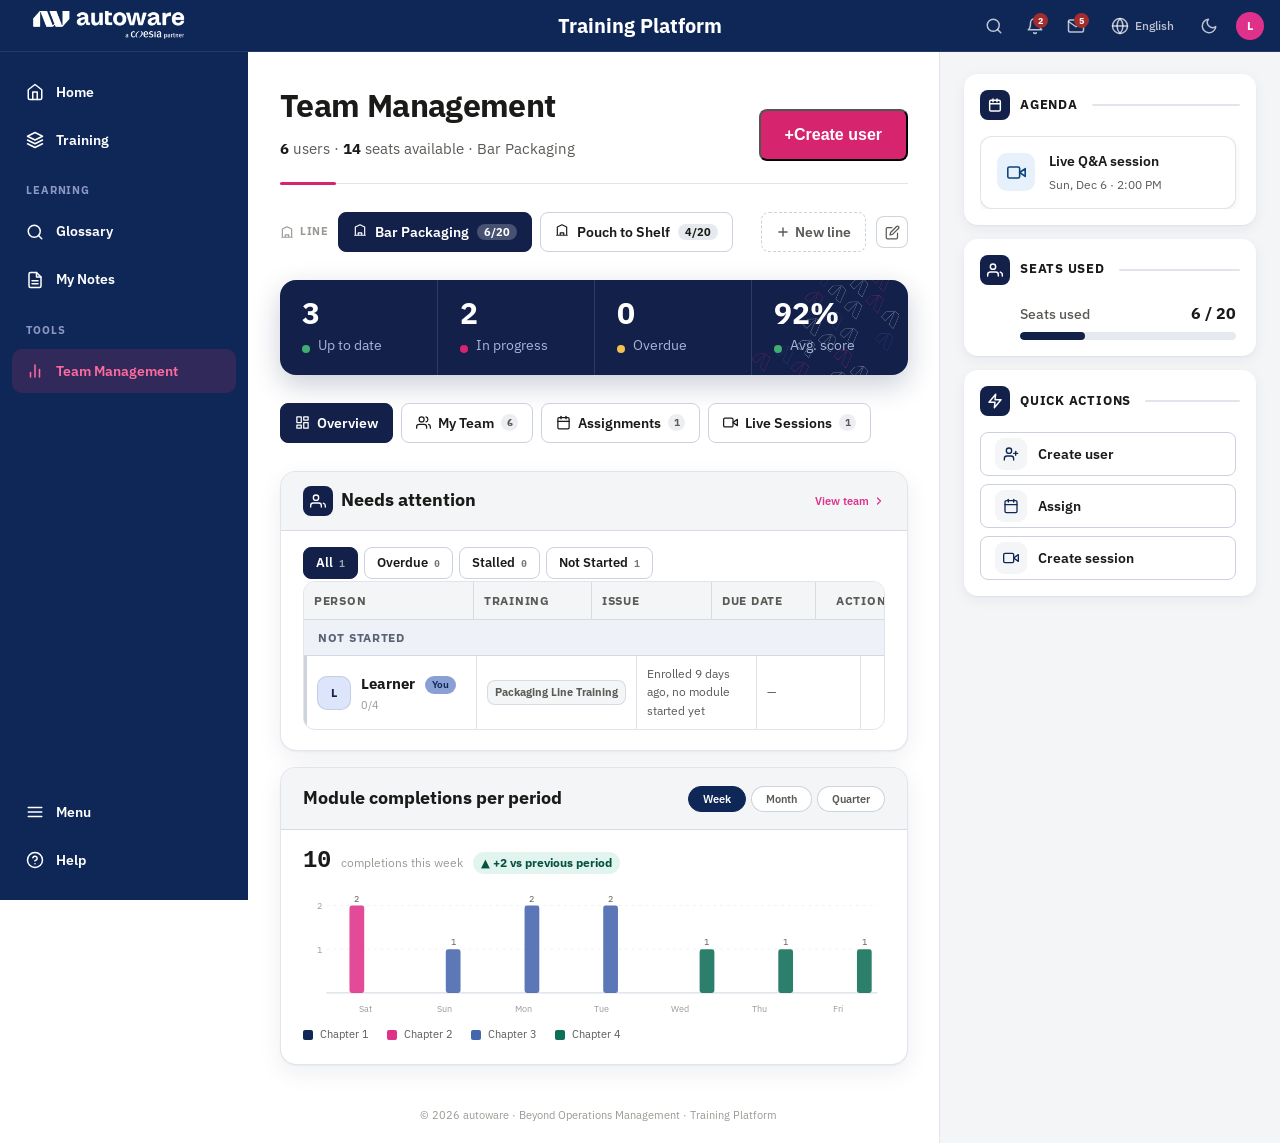
<file: dashboard.html>
<!DOCTYPE html>
<html lang="en">
<head>
<meta charset="UTF-8">
<meta name="viewport" content="width=device-width, initial-scale=1.0">
<script>(function(){var t=localStorage.getItem('aw_theme');if(t==='dark')document.documentElement.setAttribute('data-theme','dark');})()</script>
<link rel="stylesheet" href="shared-r14.css?v=20261009a">
<script src="edition.js?v=202610161633"></script>
<script src="shared.js?v=20261016f"></script>
<script src="translations.js?v=20261016e"></script>
<script src="content.js?v=202610161633"></script>
<script src="pkx_translations.js?v=20261016f"></script>
<script src="glossary_data.js?t=63"></script>
<title data-i18n="title.dashboard">Team Management · Training Platform</title>
<style>
.db-hero-inner,.db-inner{max-width:1600px}
.db-kpi-row{display:grid;grid-template-columns:repeat(4,1fr);gap:14px;margin-bottom:20px}
.db-kpi-accent{height:3px;margin:-18px -18px 14px}
.db-kpi-val{font-size:34px;font-weight:700;color:var(--text);line-height:1;letter-spacing:-.5px;font-family:var(--font-mono);font-variant-numeric:tabular-nums}
.db-kpi-lbl{font-size:12px;color:var(--text2);margin-top:4px}
.db-kpi-trend{font-size:11px;font-weight:600;margin-top:8px;display:flex;align-items:center;gap:4px}
.db-kpi-trend.up{color:var(--teal-d)}
.db-kpi-trend.warn{color:var(--red-d)}
.db-spark-row{display:grid;grid-template-columns:repeat(3,1fr);gap:14px;margin-bottom:20px}
.db-spark-val{font-size:24px;font-weight:700;color:var(--text);line-height:1}
.db-spark-lbl{font-size:10px;color:var(--text3);margin-top:3px;text-transform:uppercase;letter-spacing:.06em}
.db-spark-delta{font-size:11px;font-weight:600;margin-top:6px}
.db-spark-delta.pos{color:var(--teal-d)}
.db-spark-svg{margin-top:10px;opacity:.7}
.db-two-col{display:grid;grid-template-columns:1fr 1fr;gap:14px;margin-bottom:20px}
.db-funnel-row{display:flex;align-items:center;gap:10px;margin-bottom:10px}
.db-funnel-lbl{font-size:12px;color:var(--text2);width:110px;flex-shrink:0}
.db-funnel-track{flex:1;height:7px;background:var(--bg3);border-radius:4px;overflow:hidden;border:.5px solid var(--border)}
.db-funnel-fill{height:100%;border-radius:4px}
.db-funnel-pct{font-size:11px;color:var(--text2);width:34px;text-align:right;font-weight:600;flex-shrink:0;font-family:var(--font-mono);font-variant-numeric:tabular-nums}
.db-funnel-n{font-size:10px;color:var(--text3);width:54px;text-align:right;flex-shrink:0}
.db-quiz-row{display:flex;align-items:center;gap:10px;margin-bottom:9px}
.db-quiz-range{font-size:11px;color:var(--text3);width:64px;flex-shrink:0}
.db-quiz-track{flex:1;height:22px;background:var(--bg2);border-radius:5px;overflow:hidden;position:relative;border:.5px solid var(--border)}
.db-quiz-fill{height:100%;border-radius:5px}
.db-quiz-n{position:absolute;left:9px;top:50%;transform:translateY(-50%);font-size:11px;font-weight:600;color:var(--text);font-family:var(--font-mono)}
.db-stat-pair{display:grid;grid-template-columns:1fr 1fr;gap:12px;margin-top:16px;padding-top:14px;border-top:.5px solid var(--border)}
.db-stat-n{font-size:22px;font-weight:700;color:var(--text)}
.db-stat-l{font-size:10px;color:var(--text3);margin-top:2px}
.db-sec-lbl{font-size:11px;font-weight:700;letter-spacing:.08em;text-transform:uppercase;color:var(--text3);margin-bottom:10px;display:flex;align-items:center;gap:10px}
.db-sec-lbl::after{content:'';flex:1;height:.5px;background:var(--border)}
/* ── sec-head card (coerente con OP-01/02) ── */
.sec-head{background:var(--bg);border:.5px solid var(--border);border-radius:14px;padding:18px 22px;margin-bottom:20px;position:relative;overflow:hidden;box-shadow:0 1px 2px rgba(15,39,87,.06),0 10px 28px rgba(15,39,87,.12);display:flex;align-items:flex-start;justify-content:space-between;gap:20px;flex-wrap:wrap}
.sec-head::before{content:'';position:absolute;left:0;top:0;bottom:0;width:4px;background:var(--aw-pink)}
.sec-head-l{flex:1;min-width:0;padding-left:4px}
.sec-head-r{flex-shrink:0;align-self:flex-start;display:flex;flex-direction:column;align-items:flex-end;gap:6px}
/* ── funnel link ── */
.db-funnel-lbl a{color:inherit;text-decoration:none;border-bottom:1px solid var(--border2);transition:color .12s,border-color .12s}
.db-funnel-lbl a:hover{color:var(--purple);border-color:var(--purple)}
/* ── insight number (warn-box) ── */
.db-insight-n{font-size:22px;font-weight:700;color:var(--orange-d);flex-shrink:0;line-height:1;font-variant-numeric:tabular-nums}
.db-fbtn{padding:4px 13px;border-radius:20px;font-size:11px;font-weight:600;border:.5px solid var(--border2);background:var(--bg);color:var(--text2);cursor:pointer;font-family:var(--font);transition:all .12s}
.db-fbtn:hover,.db-fbtn.on{background:var(--purple-l);color:var(--purple-d);border-color:var(--purple)}
.db-tbl-wrap{overflow-x:auto;border:.5px solid var(--border);border-radius:10px}
.db-tbl{width:100%;border-collapse:collapse;font-size:12px}
.db-tbl thead tr:first-child th:first-child{border-top-left-radius:10px}
.db-tbl thead tr:first-child th:last-child{border-top-right-radius:10px}
.db-tbl tbody tr:last-child td:first-child{border-bottom-left-radius:10px}
.db-tbl tbody tr:last-child td:last-child{border-bottom-right-radius:10px}
.db-tbl th{background:var(--bg2);color:var(--text3);font-size:10px;font-weight:700;letter-spacing:.07em;text-transform:uppercase;padding:9px 14px;text-align:left;white-space:nowrap;cursor:pointer;border-bottom:.5px solid var(--border);border-right:.5px solid var(--border);user-select:none}
.db-tbl th:last-child{border-right:none}
.db-tbl th:hover{color:var(--text)}
.db-tbl th .sa{opacity:.4;font-style:normal;margin-left:3px}
.db-tbl th.sorted .sa{opacity:1;color:var(--purple)}
.db-tbl td{padding:11px 14px;border-bottom:.5px solid var(--border);border-right:.5px solid var(--border);vertical-align:middle;color:var(--text2)}
.db-tbl td:last-child{border-right:none}
.db-tbl tr:last-child td{border-bottom:none}
.db-tbl tbody tr:nth-child(even) td{background:var(--bg2)}
.db-tbl tr:hover td{background:var(--bg3)}
.db-opname{font-weight:600;color:var(--text)}
.db-you{display:inline-block;margin-left:6px;padding:1px 7px;border-radius:999px;font-size:var(--fs-3xs);font-weight:var(--fw-sb);vertical-align:1px;background:var(--aw-active-lilac);color:var(--aw-navy)}
.db-dot{display:inline-flex;align-items:center;justify-content:center;width:22px;height:22px;border-radius:50%;font-size:10px;font-weight:700;font-family:var(--font-mono)}
.db-dot.done{background:var(--teal-l);color:var(--teal-d);border:.5px solid var(--teal)}
.db-dot.skip{background:var(--bg2);color:var(--text3);border:.5px solid var(--border)}
.db-dot.lock{background:var(--bg2);color:var(--text3);border:.5px dashed var(--border2)}
.db-pill{display:inline-flex;align-items:center;gap:4px;padding:2px 9px;border-radius:20px;font-size:10px;font-weight:700}
.db-pill.uptodate{background:var(--teal-l);color:var(--teal-d);border:.5px solid var(--teal)}
.db-pill.inprogress{background:var(--purple-l);color:var(--purple-d);border:.5px solid var(--purple)}
.db-pill.notstarted{background:var(--red-l);color:var(--red-d);border:.5px solid var(--red)}
.db-score{font-weight:600;font-variant-numeric:tabular-nums}
.db-score.hi{color:var(--teal-d)}
.db-score.mid{color:var(--purple-d)}
.db-score.none{color:var(--text3)}
@media(max-width:1000px){.db-kpi-row{grid-template-columns:repeat(2,1fr)}.db-two-col{grid-template-columns:1fr}.db-spark-row{grid-template-columns:1fr 1fr}}
/* ── SIDEBAR TOGGLE ── */
.layout{transition:grid-template-columns .26s cubic-bezier(.4,0,.2,1)}
.sidebar{transition:opacity .2s ease}
body.sb-collapsed .layout{grid-template-columns:0 1fr}
body.sb-collapsed .sidebar{min-width:0;width:0;padding-left:0;padding-right:0;opacity:0;overflow:hidden;pointer-events:none;border-right:none}
.sb-toggle{width:30px;height:30px;border-radius:var(--rsm);border:1px solid rgba(255,255,255,.18);background:transparent;color:rgba(255,255,255,.62);cursor:pointer;display:flex;align-items:center;justify-content:center;flex-shrink:0;transition:background .15s,color .15s}
.sb-toggle:hover{background:rgba(255,255,255,.09);color:#fff}
.sb-toggle:active{transform:translateY(1px)}
.sb-toggle svg{width:16px;height:16px;transition:transform .26s cubic-bezier(.4,0,.2,1)}
body.sb-collapsed .sb-toggle svg{transform:rotate(180deg)}
/* ── Period filter + chart ── */
.db-period-bar{display:flex;gap:5px;align-items:center;flex-wrap:wrap}
.db-period-btn{padding:5px 14px;border-radius:20px;font-size:11px;font-weight:600;border:.5px solid var(--border2);background:var(--bg);color:var(--text2);cursor:pointer;font-family:var(--font);transition:all .12s}
.db-period-btn.on{background:var(--aw-navy);color:#fff;border-color:var(--aw-navy)}
.db-period-btn:hover:not(.on){background:var(--bg2);color:var(--text)}
.db-chart-wrap{overflow-x:auto;-webkit-overflow-scrolling:touch}
.db-chart-legend{display:flex;gap:18px;margin-top:8px}
.db-chart-leg-dot{width:10px;height:10px;border-radius:2px;flex-shrink:0;display:inline-block}
/* ── Mini segment (table progress) ── */
.db-mseg{display:inline-block;width:26px;height:7px;border-radius:3px;vertical-align:middle}
.db-mseg.done{background:var(--teal)}
.db-mseg.done-p{background:var(--aw-pink)}
.db-mseg.pending{background:var(--bg3);border:.5px solid var(--border)}
.db-mseg.locked{background:var(--bg3);border:.5px dashed var(--border2);opacity:.4}
/* ══ MANAGER WORKSPACE ══ */
.mgr-tabs{display:flex;gap:4px;flex-wrap:wrap;margin-bottom:22px;border-bottom:.5px solid var(--border);padding-bottom:0}
.mgr-tab{position:relative;padding:9px 16px 12px;background:none;border:none;font-family:var(--font);font-size:13px;font-weight:600;color:var(--text2);cursor:pointer;display:flex;align-items:center;gap:7px;border-radius:8px 8px 0 0;transition:color .12s,background .12s}
.mgr-tab:hover{color:var(--text);background:var(--bg2)}
.mgr-tab.on{color:var(--aw-pink)}
.mgr-tab.on::after{content:'';position:absolute;left:8px;right:8px;bottom:-1px;height:2.5px;background:var(--aw-pink);border-radius:2px}
.mgr-tab svg{width:15px;height:15px}
.mgr-tab-badge{display:inline-flex;align-items:center;justify-content:center;min-width:17px;height:17px;padding:0 5px;border-radius:9px;background:var(--bg3);color:var(--text2);font-size:10px;font-weight:700}
.mgr-tab.on .mgr-tab-badge{background:var(--aw-pink);color:#fff}
.mgr-panel{display:none}
.mgr-panel.on{display:block;animation:mgrfade .2s ease}
@keyframes mgrfade{from{opacity:0;transform:translateY(4px)}to{opacity:1;transform:none}}
/* ── Manager form ── */
.mgr-form{display:grid;grid-template-columns:repeat(auto-fit,minmax(180px,1fr));gap:14px;align-items:end}
.mgr-field{display:flex;flex-direction:column;gap:6px;min-width:0}
.mgr-field.wide{grid-column:1/-1}
.mgr-label{font-size:11px;font-weight:700;letter-spacing:.05em;text-transform:uppercase;color:var(--text3)}
.mgr-input,.mgr-select{width:100%;box-sizing:border-box;padding:9px 12px;border:.5px solid var(--border2);border-radius:var(--rsm);background:var(--bg);color:var(--text);font-family:var(--font);font-size:13px;transition:border-color .12s,box-shadow .12s}
.mgr-input:focus,.mgr-select:focus{outline:none;border-color:var(--aw-pink);box-shadow:0 0 0 3px var(--red-l)}
.mgr-input::placeholder{color:var(--text3)}
.mgr-btn{padding:10px 20px;border:none;border-radius:var(--rsm);background:var(--aw-pink);color:#fff;font-family:var(--font);font-size:13px;font-weight:700;cursor:pointer;display:inline-flex;align-items:center;gap:7px;transition:filter .12s,transform .06s;white-space:nowrap}
.mgr-btn:hover{filter:brightness(1.06)}
.mgr-btn:active{transform:translateY(1px)}
.mgr-btn svg{width:15px;height:15px}
.mgr-btn.sec{background:var(--bg2);color:var(--text);border:.5px solid var(--border2)}
.mgr-btn.sec.danger{color:var(--red-d);border-color:var(--red)}
.mgr-btn.sec.danger:hover{background:var(--red-l)}
.mgr-btn.sec.danger.confirm{background:var(--red);color:#fff}
/* ── Manager list items ── */
.mgr-empty{padding:26px 18px;text-align:center;color:var(--text3);font-size:13px;background:var(--bg2);border:.5px dashed var(--border2);border-radius:var(--r)}
.mgr-list{display:flex;flex-direction:column;gap:10px}
.mgr-item{display:flex;align-items:center;gap:14px;padding:13px 16px;border:.5px solid var(--border);border-radius:var(--r);background:var(--bg);box-shadow:var(--e1);transition:box-shadow .12s}
.mgr-item:hover{box-shadow:var(--e2)}
.mgr-item-ic{flex-shrink:0;width:38px;height:38px;border-radius:10px;display:flex;align-items:center;justify-content:center}
.mgr-item-ic svg{width:19px;height:19px}
.mgr-item-ic.session{background:var(--blue-l);color:var(--blue-d)}
.mgr-item-ic.deadline{background:var(--amber-l);color:var(--amber-d)}
.mgr-item-body{flex:1;min-width:0}
.mgr-item-t{font-size:14px;font-weight:600;color:var(--text);display:flex;align-items:center;gap:8px;flex-wrap:wrap}
.mgr-item-sub{font-size:12px;color:var(--text2);margin-top:3px;display:flex;align-items:center;gap:8px;flex-wrap:wrap}
.mgr-item-sub a{color:var(--blue-d);text-decoration:none;border-bottom:1px solid var(--border2)}
.mgr-item-sub a:hover{border-color:var(--blue)}
.mgr-chip{display:inline-flex;align-items:center;padding:2px 8px;border-radius:20px;font-size:10px;font-weight:700;background:var(--bg3);color:var(--text2)}
.mgr-chip.all{background:var(--purple-l);color:var(--purple-d)}
.mgr-item-actions{display:flex;gap:6px;flex-shrink:0}
.mgr-iconbtn{width:32px;height:32px;border-radius:8px;border:.5px solid var(--border2);background:var(--bg);color:var(--text2);cursor:pointer;display:flex;align-items:center;justify-content:center;transition:all .12s}
.mgr-iconbtn:hover{background:var(--bg2);color:var(--text)}
.mgr-iconbtn.danger:hover{background:var(--red-l);color:var(--red-d);border-color:var(--red)}
.mgr-iconbtn svg{width:15px;height:15px}
/* ── Team action buttons in table ── */
.db-tbl td .mgr-rowacts{display:flex;gap:6px;justify-content:flex-end}
.mgr-rowbtn{padding:5px 10px;border-radius:16px;font-size:11px;font-weight:600;border:.5px solid var(--border2);background:var(--bg);color:var(--text2);cursor:pointer;font-family:var(--font);display:inline-flex;align-items:center;gap:5px;transition:all .12s;white-space:nowrap}
.mgr-rowbtn svg{width:12px;height:12px}
.mgr-rowbtn:hover{background:var(--aw-pink);color:#fff;border-color:var(--aw-pink)}
.mgr-rowbtn.done{background:var(--teal-l);color:var(--teal-d);border-color:var(--teal);pointer-events:none}
/* ── Toast ── */
.mgr-toast{position:fixed;bottom:24px;left:50%;transform:translateX(-50%) translateY(20px);background:var(--aw-navy);color:#fff;padding:12px 20px;border-radius:24px;font-size:13px;font-weight:600;box-shadow:0 12px 32px rgba(15,39,87,.35);display:flex;align-items:center;gap:9px;opacity:0;pointer-events:none;transition:opacity .22s,transform .22s;z-index:2000}
.mgr-toast.show{opacity:1;transform:translateX(-50%) translateY(0)}
.mgr-toast svg{width:16px;height:16px;color:var(--teal)}
.mgr-toast.warn svg{color:var(--amber-d)}
/* ── Seats counter + new-user row ── */
.mgr-seats{display:flex;align-items:center;gap:16px;flex-wrap:wrap}
.mgr-seat-meter{flex:1;min-width:180px}
.mgr-seat-top{display:flex;justify-content:space-between;align-items:baseline;margin-bottom:6px}
.mgr-seat-lbl{font-size:11px;font-weight:700;letter-spacing:.05em;text-transform:uppercase;color:var(--text3)}
.mgr-seat-count{font-size:13px;font-weight:700;color:var(--text);font-family:var(--font-mono)}
.mgr-seat-count.full{color:var(--red-d)}
.mgr-seat-track{height:8px;background:var(--bg3);border-radius:5px;overflow:hidden;border:.5px solid var(--border)}
.mgr-seat-fill{height:100%;border-radius:5px;background:var(--aw-navy);transition:width .3s}
.mgr-seat-fill.full{background:var(--red)}
.mgr-newuser{margin-top:16px;padding-top:16px;border-top:.5px solid var(--border);align-items:start}
.mgr-newuser .mgr-field.nu-btnfield{align-items:flex-start}
.mgr-newuser .mgr-field.nu-btnfield .mgr-label{visibility:hidden}
.mgr-seatfull{margin-top:14px;margin-bottom:0}
.mgr-pwd-field{display:flex;gap:6px}
.mgr-pwd-field .mgr-input{flex:1}
.mgr-genbtn{flex-shrink:0;width:36px;height:36px;border-radius:var(--rsm);border:.5px solid var(--border2);background:var(--bg);color:var(--text2);cursor:pointer;display:flex;align-items:center;justify-content:center;transition:all .12s}
.mgr-genbtn:hover{background:var(--bg2);color:var(--aw-pink);border-color:var(--aw-pink)}
.mgr-genbtn svg{width:15px;height:15px}
.mgr-hint{font-size:11px;color:var(--text3);margin-top:5px}
/* ── Bulk add users table ── */
.mgr-bulk-toggle{margin-top:16px}
.mgr-bulk-wrap{margin-top:16px;padding-top:16px;border-top:.5px solid var(--border)}
.mgr-bulk-table{width:100%;border-collapse:collapse}
.mgr-bulk-table th{text-align:left;font-size:10.5px;font-weight:700;letter-spacing:.05em;text-transform:uppercase;color:var(--text3);padding:0 6px 8px}
.mgr-bulk-table td{padding:4px 6px;vertical-align:middle}
.mgr-bulk-input,.mgr-bulk-select{width:100%;box-sizing:border-box;padding:7px 9px;border:.5px solid var(--border2);border-radius:6px;background:var(--bg);color:var(--text);font-family:var(--font);font-size:12.5px}
.mgr-bulk-input:focus,.mgr-bulk-select:focus{outline:none;border-color:var(--aw-pink)}
.mgr-bulk-rm{width:30px;height:30px;border-radius:7px;border:.5px solid var(--border2);background:var(--bg);color:var(--text3);cursor:pointer;display:flex;align-items:center;justify-content:center;transition:all .12s}
.mgr-bulk-rm:hover{background:var(--red-l);color:var(--red-d);border-color:var(--red)}
.mgr-bulk-rm svg{width:13px;height:13px}
.mgr-bulk-addrow{margin-top:10px;padding:8px 14px;border-radius:var(--rsm);border:.5px dashed var(--border2);background:none;color:var(--text2);font-family:var(--font);font-size:12px;font-weight:600;cursor:pointer;display:inline-flex;align-items:center;gap:6px}
.mgr-bulk-addrow:hover{border-color:var(--aw-pink);color:var(--aw-pink)}
.mgr-bulk-actions{display:flex;justify-content:space-between;align-items:center;margin-top:14px;flex-wrap:wrap;gap:10px}
.mgr-bulk-note{font-size:11.5px;color:var(--text3)}
/* ── Training toggles (multi-select) ── */
.mgr-toggles{display:flex;gap:8px;flex-wrap:wrap}
.mgr-toggle{display:inline-flex;align-items:center;gap:7px;padding:9px 14px;border:.5px solid var(--border2);border-radius:var(--rsm);background:var(--bg);color:var(--text2);font-family:var(--font);font-size:12.5px;font-weight:600;cursor:pointer;transition:all .12s}
.mgr-toggle svg{width:14px;height:14px}
.mgr-toggle:hover{border-color:var(--aw-pink);color:var(--text)}
.mgr-toggle.on{background:var(--aw-navy);color:#fff;border-color:var(--aw-navy)}
/* ── Checkbox dropdown (assigned training · assign-to) ── */
.mgr-dd{position:relative}
.mgr-dd-btn{width:100%;display:flex;align-items:center;justify-content:space-between;gap:8px;padding:9px 12px;border:.5px solid var(--border2);border-radius:var(--rsm);background:var(--bg);color:var(--text);font-family:var(--font);font-size:13px;font-weight:600;cursor:pointer;text-align:left}
.mgr-dd-btn:hover{border-color:var(--aw-pink)}
.mgr-dd-btn>span{overflow:hidden;text-overflow:ellipsis;white-space:nowrap}
.mgr-dd-chev{width:15px;height:15px;color:var(--text3);flex-shrink:0;transition:transform .15s}
.mgr-dd.open .mgr-dd-chev{transform:rotate(180deg)}
.mgr-dd-panel{display:none;position:absolute;top:calc(100% + 5px);left:0;right:0;z-index:60;background:var(--bg);border:.5px solid var(--border2);border-radius:var(--rsm);box-shadow:var(--e3);padding:5px;max-height:264px;overflow-y:auto}
.mgr-dd.open .mgr-dd-panel{display:block}
.mgr-dd-opt{display:flex;align-items:center;gap:10px;padding:8px 9px;border-radius:7px;cursor:pointer;font-size:13px;color:var(--text)}
.mgr-dd-opt:hover{background:var(--bg2)}
.mgr-dd-check{width:17px;height:17px;border-radius:5px;border:1.5px solid var(--border2);flex-shrink:0;display:flex;align-items:center;justify-content:center;color:#fff;transition:all .12s}
.mgr-dd-check svg{width:12px;height:12px}
.mgr-dd-check.on{background:var(--aw-pink);border-color:var(--aw-pink)}
.mgr-dd-master{font-weight:700;color:var(--text)}
.mgr-dd-div{height:.5px;background:var(--border);margin:5px 4px}
.mgr-dd-grouplbl{font-size:10px;font-weight:700;letter-spacing:.05em;text-transform:uppercase;color:var(--text3);padding:8px 9px 3px}
/* ── Assignment: affected-users preview ── */
.as-preview{border:.5px dashed var(--border2);border-radius:var(--rsm);padding:11px 13px;background:var(--bg2)}
.as-preview.on{border-style:solid}
.as-preview-hint,.as-pv-hint{font-size:12px;color:var(--text3)}
.as-pv-head{font-size:12.5px;color:var(--text2);margin-bottom:9px}
.as-pv-head b{color:var(--text);font-weight:700}
.as-pv-avs{display:flex;flex-wrap:wrap;gap:5px;align-items:center}
.as-pv-av{width:28px;height:28px;border-radius:8px;background:var(--aw-navy);color:#fff;display:inline-flex;align-items:center;justify-content:center;font-size:10.5px;font-weight:700}
.as-pv-more{font-size:11px;font-weight:700;color:var(--text2);padding:0 6px}
.as-pv-miss{display:flex;align-items:flex-start;gap:7px;margin-top:10px;padding-top:9px;border-top:.5px solid var(--border);font-size:11.5px;color:var(--amber-d);line-height:1.45}
.as-pv-miss svg{width:14px;height:14px;flex-shrink:0;margin-top:1px;color:var(--amber-d)}
/* ── Site selector ── */
.mgr-sitebar{display:flex;align-items:center;gap:12px;flex-wrap:wrap;margin-bottom:16px;padding:11px 14px;background:var(--bg);border:.5px solid var(--border);border-radius:var(--r);box-shadow:var(--e1)}
.mgr-sitebar-lbl{display:inline-flex;align-items:center;gap:6px;font-size:11px;font-weight:700;letter-spacing:.05em;text-transform:uppercase;color:var(--text3)}
.mgr-sitebar-lbl svg{width:14px;height:14px}
.mgr-sitechips{display:flex;gap:8px;flex-wrap:wrap;flex:1;min-width:0}
.mgr-sitechip{display:inline-flex;align-items:center;gap:8px;padding:8px 13px;border:.5px solid var(--border2);border-radius:20px;background:var(--bg2);color:var(--text2);font-family:var(--font);font-size:12.5px;font-weight:600;cursor:pointer;transition:all .12s}
.mgr-sitechip svg{width:14px;height:14px}
.mgr-sitechip:hover{border-color:var(--aw-pink);color:var(--text)}
.mgr-sitechip.on{background:var(--aw-navy);color:#fff;border-color:var(--aw-navy)}
.mgr-sitechip-count{font-size:10.5px;font-weight:700;padding:1px 7px;border-radius:12px;background:rgba(15,39,87,.10);font-variant-numeric:tabular-nums}
.mgr-sitechip.on .mgr-sitechip-count{background:rgba(255,255,255,.22)}
.mgr-siteadd-btn{display:inline-flex;align-items:center;gap:5px;padding:8px 13px;border:.5px dashed var(--border2);border-radius:20px;background:none;color:var(--text2);font-family:var(--font);font-size:12.5px;font-weight:600;cursor:pointer}
.mgr-siteadd-btn svg{width:14px;height:14px}
.mgr-siteadd-btn:hover{border-color:var(--aw-pink);color:var(--aw-pink)}
.mgr-site-actions{display:inline-flex;gap:4px}
.mgr-siteform{display:inline-flex;align-items:center;gap:6px;flex-wrap:wrap}
.mgr-siteform .mgr-input{width:150px;padding:7px 10px}
.mgr-btn.sm{padding:7px 13px;font-size:12px}
/* ── Mini progress bar in table cells ── */
.db-prog{display:flex;align-items:center;gap:8px;min-width:118px}
.db-prog-track{flex:1;height:7px;background:var(--bg3);border-radius:4px;overflow:hidden;border:.5px solid var(--border)}
.db-prog-fill{height:100%;border-radius:4px;background:var(--teal)}
.db-prog-fill.pink{background:var(--aw-pink)}
.db-prog-lbl{font-size:11px;font-weight:600;color:var(--text2);white-space:nowrap;font-variant-numeric:tabular-nums;width:26px;text-align:right;font-family:var(--font-mono)}
.db-su-lock{display:inline-flex;align-items:center;gap:5px;font-size:11px;color:var(--text3)}
.db-su-lock svg{width:12px;height:12px}
.db-su-na{color:var(--text3);font-size:11px}
/* ── Delay pill ── */
.delay-pill{display:inline-flex;align-items:center;gap:5px;padding:2px 9px;border-radius:20px;font-size:10.5px;font-weight:700}
.delay-pill svg{width:11px;height:11px}
.delay-pill.ontrack{background:var(--teal-l);color:var(--teal-d)}
.delay-pill.late{background:var(--red-l);color:var(--red-d);border:.5px solid var(--red)}
/* ── Manage modal ── */
.mgr-modal-ov{position:fixed;inset:0;background:rgba(15,39,87,.5);display:none;align-items:flex-start;justify-content:center;z-index:2500;padding:40px 16px;overflow-y:auto}
.mgr-modal-ov.show{display:flex;animation:mgrfade .16s ease}
.mgr-modal{background:var(--bg);border-radius:16px;width:100%;max-width:520px;box-shadow:0 24px 64px rgba(15,39,87,.4);overflow:hidden}
.mgr-modal-head{display:flex;align-items:center;gap:13px;padding:20px 22px;border-bottom:.5px solid var(--border);background:var(--bg2)}
.mgr-modal-av{width:44px;height:44px;border-radius:12px;background:var(--aw-pink);color:#fff;display:flex;align-items:center;justify-content:center;font-weight:700;font-size:15px;flex-shrink:0}
.mgr-modal-name{font-size:17px;font-weight:700;color:var(--text)}
.mgr-modal-x{margin-left:auto;width:32px;height:32px;border-radius:8px;border:.5px solid var(--border2);background:var(--bg);color:var(--text2);cursor:pointer;display:flex;align-items:center;justify-content:center;flex-shrink:0}
.mgr-modal-x:hover{background:var(--bg3);color:var(--text)}
.mgr-modal-x svg{width:16px;height:16px}
.mgr-modal-body{padding:20px 22px;display:flex;flex-direction:column;gap:20px}
.mgr-msec-lbl{font-size:11px;font-weight:700;letter-spacing:.06em;text-transform:uppercase;color:var(--text3);margin-bottom:9px}
.mgr-detail-mod{display:flex;align-items:center;gap:10px;padding:8px 0;border-bottom:.5px solid var(--border);font-size:12.5px;color:var(--text)}
.mgr-detail-mod:last-child{border-bottom:none}
.mgr-detail-mod .db-dot{flex-shrink:0}
.mgr-detail-hint{font-size:11.5px;color:var(--text3);margin-top:7px;display:flex;align-items:center;gap:6px}
.mgr-detail-hint svg{width:13px;height:13px;flex-shrink:0}
.mgr-modal-actions{display:flex;gap:10px;flex-wrap:wrap}
/* ── Manage modal: account block ── */
.mgr-acct-row{display:flex;align-items:center;justify-content:space-between;gap:10px;padding:7px 0;border-bottom:.5px solid var(--border);font-size:12.5px;color:var(--text)}
.mgr-acct-row:last-child{border-bottom:none}
.mgr-acct-lbl{color:var(--text3);font-size:10.5px;font-weight:700;letter-spacing:.05em;text-transform:uppercase;flex-shrink:0}
.mgr-acct-val{text-align:right;min-width:0;word-break:break-word}
.mgr-acct-val.mono{font-family:'SFMono-Regular',Consolas,monospace;letter-spacing:1px}
.mgr-acct-actions{display:flex;gap:6px;flex-shrink:0}
.mgr-mustchange{display:inline-flex;align-items:center;gap:5px;padding:2px 9px;border-radius:20px;font-size:10px;font-weight:700;background:var(--amber-l);color:var(--amber-d);margin-left:8px}
/* ── Assignment state groups + pills ── */
.asg-group-lbl{display:flex;align-items:center;gap:8px;font-size:11px;font-weight:700;letter-spacing:.05em;text-transform:uppercase;color:var(--text3);margin:18px 0 10px}
.asg-group-lbl:first-child{margin-top:0}
.asg-state{display:inline-flex;align-items:center;gap:5px;padding:2px 9px;border-radius:20px;font-size:10px;font-weight:700;flex-shrink:0}
.asg-state svg{width:11px;height:11px}
.asg-state.active{background:var(--teal-l);color:var(--teal-d)}
.asg-state.overdue{background:var(--red-l);color:var(--red-d);border:.5px solid var(--red)}
.asg-state.waiting{background:var(--amber-l);color:var(--amber-d)}
.mgr-item.overdue{border-left:3px solid var(--red)}
.mgr-item.waiting{border-left:3px solid var(--amber-d)}
/* ══ MANAGER OVERVIEW — index-style (navy hero + 2-col) ══ */
.mo-hero{position:relative;background:var(--aw-navy);border-radius:18px;box-shadow:var(--e3);overflow:hidden;display:flex;align-items:center;gap:24px;padding:26px 28px;margin-bottom:22px;flex-wrap:wrap}
.mo-hero-l{flex:1;min-width:240px;z-index:1}
.mo-eyebrow{font-size:10px;font-weight:800;letter-spacing:.14em;text-transform:uppercase;color:var(--aw-pink);margin-bottom:7px}
.mo-hero-h{font-size:23px;font-weight:600;color:#fff;letter-spacing:-.3px;margin-bottom:5px}
.mo-hero-sub{font-size:13px;color:rgba(255,255,255,.64);margin-bottom:17px}
.mo-hero-sub b{color:#fff;font-weight:600}
.mo-hero-row{display:flex;align-items:center;gap:26px;flex-wrap:wrap}
.mo-cta{background:var(--aw-pink);color:#fff;border:none;border-radius:9px;padding:10px 18px;font-size:12.5px;font-weight:700;font-family:var(--font);display:inline-flex;align-items:center;gap:7px;cursor:pointer;transition:background .14s}
.mo-cta:hover{background:#c9106d}
.mo-cta svg{width:15px;height:15px}
.mo-hstats{display:flex;gap:24px}
.mo-hstat{display:flex;flex-direction:column;gap:3px;position:relative;padding-left:13px}
.mo-hstat::before{content:'';position:absolute;left:0;top:2px;bottom:2px;width:3px;border-radius:2px;background:var(--teal)}
.mo-hstat.prog::before{background:var(--aw-pink)}
.mo-hstat.late::before{background:#ff6b8f}
.mo-hstat-n{font-size:21px;font-weight:700;color:#fff;line-height:1;font-variant-numeric:tabular-nums;font-family:var(--font-mono)}
.mo-hstat-l{font-size:9.5px;color:rgba(255,255,255,.55);text-transform:uppercase;letter-spacing:.05em}
.mo-grid{display:grid;grid-template-columns:minmax(0,1fr) 340px;gap:16px;align-items:start}
@media(max-width:980px){.mo-grid{grid-template-columns:1fr}}
.mo-col{display:flex;flex-direction:column;gap:16px}
.mo-card-hd{display:flex;align-items:center;justify-content:space-between;gap:10px;margin-bottom:4px}
.mo-card-t{font-size:14px;font-weight:700;color:var(--text);display:flex;align-items:center;gap:8px}
.mo-card-t svg{width:16px;height:16px;color:var(--text3)}
.mo-link{font-size:11px;font-weight:600;color:var(--aw-pink);cursor:pointer;background:none;border:none;font-family:var(--font);display:inline-flex;align-items:center;gap:4px;padding:0}
.mo-link:hover{text-decoration:underline}
.mo-link svg{width:12px;height:12px}
.mo-av{width:34px;height:34px;border-radius:10px;background:var(--bg2);border:.5px solid var(--border);color:var(--text2);display:flex;align-items:center;justify-content:center;font-size:12px;font-weight:700;flex-shrink:0}
.mo-tinfo{flex:1;min-width:0}
.mo-tname{font-size:13px;font-weight:600;color:var(--text);white-space:nowrap;overflow:hidden;text-overflow:ellipsis}
.mo-attn-sub{font-size:10.5px;color:var(--text3);font-variant-numeric:tabular-nums;margin-top:1px;white-space:nowrap;overflow:hidden;text-overflow:ellipsis}
.mo-empty{padding:22px 14px;text-align:center;color:var(--text3);font-size:12.5px;display:flex;flex-direction:column;align-items:center;gap:8px}
.mo-empty svg{width:26px;height:26px;color:var(--teal)}
/* ── Needs attention: grouped by severity (2026-07-17 redesign) ── */
.attn-filters{display:flex;gap:6px;flex-wrap:wrap}
.attn-filters .n{opacity:.6;font-family:var(--font-mono);font-size:10px;margin-left:3px}
/* ── real bordered grid: row rules + column rules, not just spaced-out flex items (2026-07-18) ── */
.mo-attn-table{border:.5px solid var(--border);border-radius:10px;overflow:hidden;margin-top:2px}
.mo-attn-thead{display:flex;align-items:stretch;font-size:9.5px;font-weight:700;letter-spacing:.05em;text-transform:uppercase;color:var(--text3);background:var(--bg2);border-bottom:.5px solid var(--border)}
.mo-attn-th{padding:9px 10px;border-right:.5px solid var(--border);display:flex;align-items:center}
.mo-attn-th:last-child{border-right:none}
.mo-attn-th.person{flex:2 1 210px;min-width:170px}
.mo-attn-th.mod{flex:0 0 118px}
.mo-attn-th.issue{flex:1 1 190px;min-width:120px}
.mo-attn-th.due{flex:0 0 104px}
.mo-attn-th.action{flex:0 0 88px;justify-content:flex-end}
.mo-attn-grp{margin-top:0}
.mo-attn-hd{display:flex;align-items:center;gap:8px;padding:7px 10px;font-size:11px;font-weight:700;letter-spacing:.04em;text-transform:uppercase;color:var(--text3);background:var(--bg3);border-bottom:.5px solid var(--border)}
.mo-attn-grp.t-overdue .mo-attn-hd{color:var(--red-d)}
.mo-attn-grp.t-stalled .mo-attn-hd{color:var(--orange-d)}
.mo-attn-grp.t-notstarted .mo-attn-hd{color:var(--text3)}
.mo-attn-row{display:flex;align-items:stretch;border-bottom:.5px solid var(--border);border-left:3px solid transparent}
.mo-attn-row:hover{background:var(--bg2)}
.mo-attn-grp:last-child .mo-attn-row:last-child{border-bottom:none}
.mo-attn-row.sev-overdue{border-left-color:var(--red)}
.mo-attn-row.sev-stalled{border-left-color:var(--orange)}
.mo-attn-row.sev-notstarted{border-left-color:var(--border2)}
/* ── row cells (person / training chip / issue / action), each with its own column rule ── */
.mo-attn-person{display:flex;align-items:center;gap:10px;flex:2 1 210px;min-width:170px;overflow:hidden;padding:9px 10px;border-right:.5px solid var(--border)}
.mo-attn-modcell{flex:0 0 118px;padding:9px 10px;border-right:.5px solid var(--border);display:flex;align-items:center}
.mo-attn-modchip{font-size:10.5px;font-weight:700;color:var(--text2);background:var(--bg2);border:.5px solid var(--border);border-radius:6px;padding:3px 7px;text-align:center;white-space:nowrap;overflow:hidden;text-overflow:ellipsis;max-width:100%}
.mo-attn-row.sev-overdue .mo-attn-modchip{color:var(--red-d);border-color:var(--red);background:var(--red-l)}
.mo-attn-row.sev-stalled .mo-attn-modchip{color:var(--orange-d);border-color:var(--orange);background:var(--orange-l)}
.mo-attn-issue{flex:1 1 190px;min-width:120px;padding:9px 10px;border-right:.5px solid var(--border);display:flex;align-items:center;font-size:11.5px;color:var(--text2)}
.mo-attn-row.sev-overdue .mo-attn-issue{color:var(--red-d)}
.mo-attn-row.sev-stalled .mo-attn-issue{color:var(--orange-d)}
.mo-attn-due{flex:0 0 104px;padding:9px 10px;border-right:.5px solid var(--border);display:flex;align-items:center;font-size:11.5px;color:var(--text2);font-variant-numeric:tabular-nums}
.mo-attn-row.sev-overdue .mo-attn-due{color:var(--red-d);font-weight:600}
.mo-attn-action{flex:0 0 88px;padding:9px 10px;display:flex;align-items:center;justify-content:flex-end}
.mo-attn-more{padding:10px 6px 2px}
@media(max-width:640px){
  .mo-attn-th.issue,.mo-attn-th.mod,.mo-attn-th.due{display:none}
  .mo-attn-row{flex-wrap:wrap}
  .mo-attn-person{border-right:none;flex-basis:100%}
  .mo-attn-modcell,.mo-attn-issue,.mo-attn-due{border-right:none}
  .mo-attn-issue{flex-basis:100%;order:3;margin-left:44px;padding-top:0}
  .mo-attn-due{flex-basis:100%;order:4;margin-left:44px;padding-top:0}
  .mo-attn-action{margin-left:auto}
}
/* ── Module completions: real stat row (2026-07-17 redesign) ── */
.ch-stat-row{display:flex;align-items:baseline;gap:10px;margin-bottom:12px}
.ch-stat-n{font-size:24px;font-weight:700;color:var(--text);font-family:var(--font-mono);letter-spacing:-.4px}
.ch-stat-lbl{font-size:11.5px;color:var(--text3)}
.ch-stat-delta{font-size:11.5px;font-weight:700;display:inline-flex;align-items:center;gap:3px;padding:2px 8px;border-radius:20px}
.ch-stat-delta.up{color:var(--teal-d);background:var(--teal-l)}
.ch-stat-delta.down{color:var(--red-d);background:var(--red-l)}
.ch-stat-delta.flat{color:var(--text3);background:var(--bg2)}
.mo-seat-mini{margin-bottom:14px}
.mo-seat-top{display:flex;justify-content:space-between;align-items:baseline;margin-bottom:6px}
.mo-seat-lbl{font-size:11px;font-weight:700;letter-spacing:.05em;text-transform:uppercase;color:var(--text3)}
.mo-seat-count{font-size:12.5px;font-weight:700;color:var(--text);font-family:var(--font-mono)}
.mo-seat-count.full{color:var(--red-d)}
.mo-seat-track{height:7px;background:var(--bg3);border-radius:5px;overflow:hidden;border:.5px solid var(--border)}
.mo-seat-fill{height:100%;border-radius:5px;background:var(--aw-navy);transition:width .3s}
.mo-seat-fill.full{background:var(--red)}
.mo-qa{display:flex;flex-direction:column;gap:8px}
.mo-qa-btn{display:flex;align-items:center;gap:11px;padding:11px 13px;border:.5px solid var(--border2);border-radius:11px;background:var(--bg);color:var(--text);font-family:var(--font);font-size:13px;font-weight:600;cursor:pointer;text-align:left;transition:border-color .12s,background .12s;width:100%}
.mo-qa-btn:hover{border-color:var(--aw-pink);background:rgba(224,49,138,.04)}
.mo-qa-ic{width:32px;height:32px;border-radius:9px;display:flex;align-items:center;justify-content:center;flex-shrink:0;background:var(--bg2);color:var(--aw-navy)}
.mo-qa-ic svg{width:16px;height:16px}
</style>
<link rel="stylesheet" href="tema-2026.css?v=44">
</head>
<body>
<!-- Grafica del prototipo "New Design" (screens/06-team.html). Struttura invariata: line, 4 schede, Needs attention,
     grafico, moduli. La colonna destra di Overview (Agenda, Seats, Quick actions) è ora la .pt-rail di tutte le schede. -->
<div class="h-wrap">
<div class="h-main" id="page-dashboard">
  <span id="mod-bar-meta" hidden></span>

    <!-- ── Intestazione di pagina: titolo + riepilogo | crea utente ── -->
    <div class="pt-pagehd pt-pagehd-row">
      <div class="pt-grow">
        <h1 class="pt-h1" data-i18n="dash.title">Team Management</h1>
        <p class="pt-lead" id="mo-hero-sub"></p>
      </div>
      <button class="pt-cta" onclick="mgrTab('team',document.querySelectorAll('.mgr-tab')[1])">
        + <span data-i18n="mgr.team.create">Create user</span></button>
    </div>

    <!-- ══ SITE SELECTOR ══ -->
    <div class="mgr-sitebar" id="mgr-sitebar"></div>

    <!-- ── Numeri chiave della line (striscia, prototipo) ── -->
    <div class="mo-hstats pt-kpis" id="mo-hstats"></div>

    <!-- ══ MANAGER TABS ══ -->
    <div class="mgr-tabs" role="tablist">
      <button class="mgr-tab on" onclick="mgrTab('overview',this)">
        <svg viewBox="0 0 24 24" fill="none" stroke="currentColor" stroke-width="2" stroke-linecap="round" stroke-linejoin="round"><rect x="3" y="3" width="7" height="9"/><rect x="14" y="3" width="7" height="5"/><rect x="14" y="12" width="7" height="9"/><rect x="3" y="16" width="7" height="5"/></svg>
        <span data-i18n="mgr.tab.overview">Overview</span></button>
      <button class="mgr-tab" onclick="mgrTab('team',this)">
        <svg viewBox="0 0 24 24" fill="none" stroke="currentColor" stroke-width="2" stroke-linecap="round" stroke-linejoin="round"><path d="M17 21v-2a4 4 0 0 0-4-4H5a4 4 0 0 0-4 4v2"/><circle cx="9" cy="7" r="4"/><path d="M23 21v-2a4 4 0 0 0-3-3.87"/><path d="M16 3.13a4 4 0 0 1 0 7.75"/></svg>
        <span data-i18n="mgr.tab.team">My Team</span><span class="mgr-tab-badge" id="tab-team-badge">9</span></button>
      <button class="mgr-tab" onclick="mgrTab('assign',this)">
        <svg viewBox="0 0 24 24" fill="none" stroke="currentColor" stroke-width="2" stroke-linecap="round" stroke-linejoin="round"><rect x="3" y="4" width="18" height="18" rx="2" ry="2"/><line x1="16" y1="2" x2="16" y2="6"/><line x1="8" y1="2" x2="8" y2="6"/><line x1="3" y1="10" x2="21" y2="10"/></svg>
        <span data-i18n="mgr.tab.assign">Assignments</span><span class="mgr-tab-badge" id="tab-assign-badge">0</span></button>
      <button class="mgr-tab" onclick="mgrTab('sessions',this)">
        <svg viewBox="0 0 24 24" fill="none" stroke="currentColor" stroke-width="2" stroke-linecap="round" stroke-linejoin="round"><polygon points="23 7 16 12 23 17 23 7"/><rect x="1" y="5" width="15" height="14" rx="2" ry="2"/></svg>
        <span data-i18n="mgr.tab.sessions">Live Sessions</span><span class="mgr-tab-badge" id="tab-sessions-badge">0</span></button>
    </div>

    <!-- ══ PANEL: OVERVIEW ══ -->
    <div class="mgr-panel on" id="panel-overview">

    <div class="mo-grid">
      <!-- ── LEFT: team status + timeline ── -->
      <div class="mo-col">
        <div class="card" style="margin-bottom:0">
          <div class="card-body">
            <div class="mo-card-hd">
              <div class="mo-card-t">
                <svg viewBox="0 0 24 24" fill="none" stroke="currentColor" stroke-width="2" stroke-linecap="round" stroke-linejoin="round"><path d="M17 21v-2a4 4 0 0 0-4-4H5a4 4 0 0 0-4 4v2"/><circle cx="9" cy="7" r="4"/><path d="M23 21v-2a4 4 0 0 0-3-3.87"/></svg>
                <span data-i18n="mgr.ov.teamstatus">Needs attention</span>
              </div>
              <button class="mo-link" onclick="mgrTab('team',document.querySelectorAll('.mgr-tab')[1])">
                <span data-i18n="mgr.ov.viewteam">View team</span>
                <svg viewBox="0 0 24 24" fill="none" stroke="currentColor" stroke-width="2.4" stroke-linecap="round" stroke-linejoin="round"><polyline points="9 18 15 12 9 6"/></svg></button>
            </div>
            <div class="attn-filters" id="attn-filters" style="margin-bottom:2px"></div>
            <div id="mo-team-list"></div>
          </div>
        </div>
        <div class="card" style="margin-bottom:0">
          <div class="card-head" style="flex-wrap:wrap;gap:10px;align-items:center">
            <div class="card-title" data-i18n="dash.chart.subtitle">Module completions per period</div>
            <div class="db-period-bar">
              <button class="db-period-btn on" onclick="setPeriod('week',this)" data-i18n="dash.period.week">Week</button>
              <button class="db-period-btn" onclick="setPeriod('month',this)" data-i18n="dash.period.month">Month</button>
              <button class="db-period-btn" onclick="setPeriod('quarter',this)" data-i18n="dash.period.quarter">Quarter</button>
            </div>
          </div>
          <div class="card-body" style="padding-top:12px">
            <div class="ch-stat-row">
              <div class="ch-stat-n" id="ch-total">—</div>
              <div class="ch-stat-lbl" id="ch-total-lbl"></div>
              <div class="ch-stat-delta" id="ch-delta"></div>
            </div>
            <div class="db-chart-wrap">
              <svg id="db-chart" viewBox="0 0 600 130" style="width:100%;min-width:320px;height:auto;display:block;overflow:visible"></svg>
            </div>
            <div class="db-chart-legend" id="db-chart-legend"></div>
          </div>
        </div>
      </div>
    </div>

    </div><!-- /panel-overview -->

    <!-- ══ PANEL: TEAM ══ -->
    <div class="mgr-panel" id="panel-team">
    <div class="db-sec-lbl" data-i18n="mgr.team.manage">Team management</div>
    <div class="card" style="margin-bottom:20px">
      <div class="card-body">
        <div class="mgr-seats">
          <div class="mgr-seat-meter">
            <div class="mgr-seat-top">
              <span class="mgr-seat-lbl" data-i18n="mgr.team.seats">Seats used</span>
              <span class="mgr-seat-count" id="seat-count">0 / 20</span>
            </div>
            <div class="mgr-seat-track"><div class="mgr-seat-fill" id="seat-fill" style="width:0%"></div></div>
          </div>
        </div>
        <div class="mgr-newuser mgr-form" id="newuser-form">
          <div class="mgr-field">
            <label class="mgr-label" for="nu-name" data-i18n="mgr.team.newname">Full name</label>
            <input class="mgr-input" type="text" id="nu-name" placeholder="e.g. Alex Morgan" data-ph="e.g. Alex Morgan">
          </div>
          <div class="mgr-field">
            <label class="mgr-label" for="nu-email" data-i18n="mgr.f.email">Email</label>
            <input class="mgr-input" type="email" id="nu-email" placeholder="name@company.com">
          </div>
          <div class="mgr-field">
            <label class="mgr-label" data-i18n="mgr.team.trainings">Assigned training</label>
            <div class="mgr-dd" id="nu-train-dd">
              <button type="button" class="mgr-dd-btn" onclick="ddToggle('nu-train-dd')"><span id="nu-train-summary"></span><svg class="mgr-dd-chev" viewBox="0 0 24 24" fill="none" stroke="currentColor" stroke-width="2.2" stroke-linecap="round" stroke-linejoin="round"><polyline points="6 9 12 15 18 9"/></svg></button>
              <div class="mgr-dd-panel" id="nu-train-panel" onclick="event.stopPropagation()"></div>
            </div>
          </div>
          <div class="mgr-field">
            <label class="mgr-label" for="nu-pwd" data-i18n="mgr.team.newpwd">Temporary password</label>
            <div class="mgr-pwd-field">
              <input class="mgr-input" type="text" id="nu-pwd" placeholder="—" autocomplete="off">
              <button type="button" class="mgr-genbtn" title="Generate" data-i18n-attr="title:mgr.team.genpwd" onclick="fillGenPwd('nu-pwd')">
                <svg viewBox="0 0 24 24" fill="none" stroke="currentColor" stroke-width="2" stroke-linecap="round" stroke-linejoin="round"><polyline points="23 4 23 10 17 10"/><polyline points="1 20 1 14 7 14"/><path d="M3.51 9a9 9 0 0 1 14.85-3.36L23 10M1 14l4.64 4.36A9 9 0 0 0 20.49 15"/></svg>
              </button>
            </div>
            <div class="mgr-hint" data-i18n="mgr.team.pwdhint">The user can change it on first login.</div>
          </div>
          <div class="mgr-field nu-btnfield">
            <label class="mgr-label">&nbsp;</label>
            <button class="mgr-btn" id="nu-btn" onclick="addUser()">
              <svg viewBox="0 0 24 24" fill="none" stroke="currentColor" stroke-width="2.2" stroke-linecap="round" stroke-linejoin="round"><path d="M16 21v-2a4 4 0 0 0-4-4H6a4 4 0 0 0-4 4v2"/><circle cx="9" cy="7" r="4"/><line x1="19" y1="8" x2="19" y2="14"/><line x1="22" y1="11" x2="16" y2="11"/></svg>
              <span data-i18n="mgr.team.create">Create user</span></button>
          </div>
        </div>
        <div class="warn-box mgr-seatfull" id="seat-full" style="display:none;align-items:flex-start;gap:10px">
          <svg width="18" height="18" viewBox="0 0 24 24" fill="none" stroke="currentColor" stroke-width="2" stroke-linecap="round" stroke-linejoin="round" style="flex-shrink:0;color:var(--red-d);margin-top:1px"><circle cx="12" cy="12" r="10"/><line x1="12" y1="8" x2="12" y2="12"/><line x1="12" y1="16" x2="12.01" y2="16"/></svg>
          <div style="font-size:12px;line-height:1.5" data-i18n="mgr.team.seatfull">No seats left on this site (20/20). Contact the Autoware team for pricing and upgrade options.</div>
        </div>
        <div class="mgr-bulk-toggle">
          <button type="button" class="mo-link" id="bulk-toggle-btn" onclick="toggleBulk()">
            <svg viewBox="0 0 24 24" fill="none" stroke="currentColor" stroke-width="2.2" stroke-linecap="round" stroke-linejoin="round"><rect x="3" y="3" width="18" height="18" rx="2"/><line x1="3" y1="9" x2="21" y2="9"/><line x1="9" y1="9" x2="9" y2="21"/></svg>
            <span data-i18n="mgr.team.bulk.toggle">Add multiple users at once</span></button>
        </div>
        <div class="mgr-bulk-wrap" id="bulk-wrap" style="display:none">
          <div class="mgr-bulk-note" style="margin-bottom:10px" data-i18n="mgr.team.bulk.hint">Fill in a row per person and create them all together — handy when onboarding a whole site.</div>
          <div style="overflow-x:auto">
            <table class="mgr-bulk-table">
              <thead><tr>
                <th style="min-width:150px" data-i18n="mgr.team.bulk.col.name">Name</th>
                <th style="min-width:180px" data-i18n="mgr.f.email">Email</th>
                <th style="min-width:210px" data-i18n="mgr.team.trainings">Assigned training</th>
                <th style="min-width:140px" data-i18n="mgr.team.password">Password</th>
                <th style="width:40px"></th>
              </tr></thead>
              <tbody id="bulk-tbody"></tbody>
            </table>
          </div>
          <button type="button" class="mgr-bulk-addrow" onclick="addBulkRow()">
            <svg viewBox="0 0 24 24" fill="none" stroke="currentColor" stroke-width="2.4" stroke-linecap="round" stroke-linejoin="round"><line x1="12" y1="5" x2="12" y2="19"/><line x1="5" y1="12" x2="19" y2="12"/></svg>
            <span data-i18n="mgr.team.bulk.addrow">Add row</span></button>
          <div class="mgr-bulk-actions">
            <span class="mgr-bulk-note" id="bulk-seatnote"></span>
            <button class="mgr-btn" onclick="createBulkUsers()">
              <svg viewBox="0 0 24 24" fill="none" stroke="currentColor" stroke-width="2.2" stroke-linecap="round" stroke-linejoin="round"><path d="M16 21v-2a4 4 0 0 0-4-4H6a4 4 0 0 0-4 4v2"/><circle cx="9" cy="7" r="4"/><line x1="19" y1="8" x2="19" y2="14"/><line x1="22" y1="11" x2="16" y2="11"/></svg>
              <span id="bulk-create-lbl" data-i18n="mgr.team.create">Create user</span></button>
          </div>
        </div>
      </div>
    </div>
    <div class="db-sec-lbl" data-i18n="dash.ops.title">Operator Overview</div>
    <div class="card" style="margin-bottom:0">
      <div class="card-head" style="flex-wrap:wrap;gap:10px">
        <div class="card-title" id="team-title" data-i18n="dash.ops.team">Team: 9 Operators</div>
        <div style="display:flex;gap:6px;flex-wrap:wrap">
          <button class="db-fbtn on" onclick="ft('all',this)" data-i18n="dash.ops.filter.all">All (9)</button>
          <button class="db-fbtn" onclick="ft('uptodate',this)" data-i18n="dash.ops.filter.up">Up to date (5)</button>
          <button class="db-fbtn" onclick="ft('inprogress',this)" data-i18n="dash.ops.filter.prog">In Progress (2)</button>
          <button class="db-fbtn" onclick="ft('notstarted',this)" data-i18n="dash.ops.filter.ns">Not Started (2)</button>
        </div>
      </div>
      <div class="mgr-hint" id="team-scope-hint" style="padding:0 18px 10px"></div>
      <div class="db-tbl-wrap">
        <table class="db-tbl" id="ops-table">
          <thead><tr>
            <th onclick="st(0,this)"><span data-i18n="dash.ops.col.op">Operator</span> <i class="sa">&#8597;</i></th>
            <th onclick="st(1,this)"><span data-i18n="mgr.team.trainings">Assigned training</span> <i class="sa">&#8597;</i></th>
            <th onclick="st(2,this)"><span data-i18n="mgr.team.opprog">OP progress</span> <i class="sa">&#8597;</i></th>
            <th onclick="st(3,this)"><span data-i18n="mgr.team.suprog">SU progress</span> <i class="sa">&#8597;</i></th>
            <th onclick="st(4,this)"><span data-i18n="mgr.team.delay">Delay</span> <i class="sa">&#8597;</i></th>
            <th style="text-align:right;cursor:default"><span data-i18n="mgr.team.col.actions">Actions</span></th>
          </tr></thead>
          <tbody id="ops-tbody"></tbody>
        </table>
      </div>
    </div>
    </div><!-- /panel-team -->

    <!-- ══ PANEL: ASSIGNMENTS (deadlines) ══ -->
    <div class="mgr-panel" id="panel-assign">
      <div class="db-sec-lbl" data-i18n="mgr.assign.new">Set a deadline</div>
      <div class="card" style="margin-bottom:20px">
        <div class="card-body">
          <div class="mgr-form">
            <div class="mgr-field">
              <label class="mgr-label" data-i18n="mgr.f.who">Assign to</label>
              <div class="mgr-dd" id="as-target-dd">
                <button type="button" class="mgr-dd-btn" onclick="ddToggle('as-target-dd')"><span id="as-target-summary"></span><svg class="mgr-dd-chev" viewBox="0 0 24 24" fill="none" stroke="currentColor" stroke-width="2.2" stroke-linecap="round" stroke-linejoin="round"><polyline points="6 9 12 15 18 9"/></svg></button>
                <div class="mgr-dd-panel" id="as-target-panel" onclick="event.stopPropagation()"></div>
              </div>
            </div>
            <div class="mgr-field">
              <label class="mgr-label" data-i18n="mgr.f.choosetraining">Choose a Training</label>
              <div class="mgr-dd" id="as-train-dd">
                <button type="button" class="mgr-dd-btn" onclick="ddToggle('as-train-dd')"><span id="as-train-summary"></span><svg class="mgr-dd-chev" viewBox="0 0 24 24" fill="none" stroke="currentColor" stroke-width="2.2" stroke-linecap="round" stroke-linejoin="round"><polyline points="6 9 12 15 18 9"/></svg></button>
                <div class="mgr-dd-panel" id="as-train-panel" onclick="event.stopPropagation()"></div>
              </div>
            </div>
            <div class="mgr-field" id="as-module-field">
              <label class="mgr-label" data-i18n="mgr.f.choosemodule">Choose the module</label>
              <div class="mgr-dd" id="as-mod-dd">
                <button type="button" class="mgr-dd-btn" onclick="ddToggle('as-mod-dd')"><span id="as-mod-summary"></span><svg class="mgr-dd-chev" viewBox="0 0 24 24" fill="none" stroke="currentColor" stroke-width="2.2" stroke-linecap="round" stroke-linejoin="round"><polyline points="6 9 12 15 18 9"/></svg></button>
                <div class="mgr-dd-panel" id="as-mod-panel" onclick="event.stopPropagation()"></div>
              </div>
            </div>
            <div class="mgr-field">
              <label class="mgr-label" for="as-due" data-i18n="mgr.f.dueopt">Due date (optional)</label>
              <input class="mgr-input" type="date" id="as-due">
            </div>
            <div class="mgr-field wide">
              <label class="mgr-label" for="as-note" data-i18n="mgr.f.note">Note (optional)</label>
              <input class="mgr-input" type="text" id="as-note" placeholder="e.g. Finish chapter 2 before your next shift" data-ph="e.g. Finish chapter 2 before your next shift">
            </div>
            <div class="mgr-field wide"><div class="as-preview" id="as-preview"></div></div>
            <div class="mgr-field">
              <button class="mgr-btn" onclick="addAssignment()">
                <svg viewBox="0 0 24 24" fill="none" stroke="currentColor" stroke-width="2.2" stroke-linecap="round" stroke-linejoin="round"><line x1="12" y1="5" x2="12" y2="19"/><line x1="5" y1="12" x2="19" y2="12"/></svg>
                <span data-i18n="mgr.assign.btn">Assign</span></button>
            </div>
          </div>
        </div>
      </div>
      <div class="db-sec-lbl" data-i18n="mgr.assign.active">Active assignments</div>
      <div id="assign-list"></div>
    </div><!-- /panel-assign -->

    <!-- ══ PANEL: LIVE SESSIONS ══ -->
    <div class="mgr-panel" id="panel-sessions">
      <div class="db-sec-lbl" data-i18n="mgr.sess.new">Schedule a live session</div>
      <div class="card" style="margin-bottom:20px">
        <div class="card-body">
          <div class="mgr-form">
            <div class="mgr-field wide">
              <label class="mgr-label" for="se-title" data-i18n="mgr.f.title">Title</label>
              <input class="mgr-input" type="text" id="se-title" placeholder="Live Q&amp;A session" data-ph="Live Q&amp;A session">
            </div>
            <div class="mgr-field">
              <label class="mgr-label" for="se-date" data-i18n="mgr.f.date">Date</label>
              <input class="mgr-input" type="date" id="se-date">
            </div>
            <div class="mgr-field">
              <label class="mgr-label" for="se-time" data-i18n="mgr.f.time">Time</label>
              <input class="mgr-input" type="time" id="se-time" value="14:00">
            </div>
            <div class="mgr-field">
              <label class="mgr-label" for="se-invitees" data-i18n="mgr.f.invitees">Invitees</label>
              <select class="mgr-select" id="se-invitees"></select>
            </div>
            <div class="mgr-field">
              <label class="mgr-label" for="se-expected" data-i18n="mgr.f.expected">Expected attendees</label>
              <input class="mgr-input" type="number" id="se-expected" min="0" placeholder="e.g. 9" data-ph="e.g. 9">
            </div>
            <div class="mgr-field wide">
              <label class="mgr-label" for="se-url" data-i18n="mgr.f.teams">Microsoft Teams link</label>
              <input class="mgr-input" type="url" id="se-url" placeholder="https://teams.microsoft.com/l/meetup-join/...">
            </div>
            <div class="mgr-field wide">
              <label class="mgr-label" for="se-desc" data-i18n="mgr.f.desc">Description (optional)</label>
              <input class="mgr-input" type="text" id="se-desc" placeholder="What this session covers" data-ph="What this session covers">
            </div>
            <div class="mgr-field wide">
              <label class="mgr-label" for="se-materials" data-i18n="mgr.f.materials">Materials (optional)</label>
              <input class="mgr-input" type="text" id="se-materials" placeholder="Link to slides, docs or a recording" data-ph="Link to slides, docs or a recording">
            </div>
            <div class="mgr-field">
              <button class="mgr-btn" onclick="addSession()">
                <svg viewBox="0 0 24 24" fill="none" stroke="currentColor" stroke-width="2.2" stroke-linecap="round" stroke-linejoin="round"><polygon points="23 7 16 12 23 17 23 7"/><rect x="1" y="5" width="15" height="14" rx="2" ry="2"/></svg>
                <span data-i18n="mgr.sess.btn">Create session</span></button>
            </div>
          </div>
        </div>
      </div>
      <div class="db-sec-lbl" data-i18n="mgr.sess.upcoming">Scheduled sessions</div>
      <div class="mgr-list" id="sessions-list"></div>
    </div><!-- /panel-sessions -->

</div><!-- /h-main -->

<!-- Colonna destra (stessi elementi e id di prima: renderMgrAgenda / contatore posti) -->
<aside class="h-side pt-rail">
  <section class="pt-sec">
    <div class="pt-sec-hd"><span class="pt-ic"><svg viewBox="0 0 24 24"><rect x="4" y="5" width="16" height="16" rx="2"/><path d="M4 10h16"/><path d="M9 3v4"/><path d="M15 3v4"/></svg></span><span class="pt-sec-t" data-i18n="mgr.ov.agenda">Agenda</span><span class="pt-rule"></span></div>
    <div class="pt-sec-bd"><div id="mo-agenda"></div></div>
  </section>
  <section class="pt-sec">
    <div class="pt-sec-hd"><span class="pt-ic"><svg viewBox="0 0 24 24"><path d="M17 21v-2a4 4 0 0 0-4-4H5a4 4 0 0 0-4 4v2"/><circle cx="9" cy="7" r="4"/><path d="M23 21v-2a4 4 0 0 0-3-3.87"/></svg></span><span class="pt-sec-t" data-i18n="mgr.team.seats">Seats used</span><span class="pt-rule"></span></div>
    <div class="pt-sec-bd">
      <div class="mo-seat-mini">
        <div class="mo-seat-top"><span class="mo-seat-lbl" data-i18n="mgr.team.seats">Seats used</span><span class="mo-seat-count" id="mo-seat-count">0 / 20</span></div>
        <div class="mo-seat-track"><div class="mo-seat-fill" id="mo-seat-fill" style="width:0%"></div></div>
      </div>
    </div>
  </section>
  <section class="pt-sec">
    <div class="pt-sec-hd"><span class="pt-ic"><svg viewBox="0 0 24 24"><path d="M13 2L3 14h9l-1 8 10-12h-9z"/></svg></span><span class="pt-sec-t" data-i18n="mgr.ov.quick">Quick actions</span><span class="pt-rule"></span></div>
    <div class="pt-sec-bd">
      <div class="mo-qa">
        <button class="mo-qa-btn" onclick="mgrTab('team',document.querySelectorAll('.mgr-tab')[1])">
          <span class="mo-qa-ic"><svg viewBox="0 0 24 24" fill="none" stroke="currentColor" stroke-width="2" stroke-linecap="round" stroke-linejoin="round"><path d="M16 21v-2a4 4 0 0 0-4-4H6a4 4 0 0 0-4 4v2"/><circle cx="9" cy="7" r="4"/><line x1="19" y1="8" x2="19" y2="14"/><line x1="22" y1="11" x2="16" y2="11"/></svg></span>
          <span data-i18n="mgr.team.create">Create user</span></button>
        <button class="mo-qa-btn" onclick="mgrTab('assign',document.querySelectorAll('.mgr-tab')[2])">
          <span class="mo-qa-ic"><svg viewBox="0 0 24 24" fill="none" stroke="currentColor" stroke-width="2" stroke-linecap="round" stroke-linejoin="round"><rect x="3" y="4" width="18" height="18" rx="2"/><line x1="16" y1="2" x2="16" y2="6"/><line x1="8" y1="2" x2="8" y2="6"/><line x1="3" y1="10" x2="21" y2="10"/></svg></span>
          <span data-i18n="mgr.assign.btn">Assign</span></button>
        <button class="mo-qa-btn" onclick="mgrTab('sessions',document.querySelectorAll('.mgr-tab')[3])">
          <span class="mo-qa-ic"><svg viewBox="0 0 24 24" fill="none" stroke="currentColor" stroke-width="2" stroke-linecap="round" stroke-linejoin="round"><polygon points="23 7 16 12 23 17 23 7"/><rect x="1" y="5" width="15" height="14" rx="2" ry="2"/></svg></span>
          <span data-i18n="mgr.sess.btn">Create session</span></button>
      </div>
    </div>
  </section>
</aside>
</div><!-- /h-wrap -->
<div class="mgr-modal-ov" id="mgr-modal" onclick="if(event.target===this)closeManage()"></div>
<div class="mgr-toast" id="mgr-toast"></div>
<div class="aw-footer" data-i18n="footer">© {year} autoware · Beyond Operations Management · Training Platform</div>

<script>
var LANG=localStorage.getItem('aw_lang')||'en';
var SL={},OPS=[],USERS=[];
function statusOf(u){var done=AW_OP_BUILT.filter(function(k){return !!u['op'+k];}).length;if(done===0)return 'notstarted';if(done<AW_OP_BUILT.length)return 'inprogress';return 'uptodate';}
function lastActLabel(ord){var tl=(window.T&&window.T[LANG])||{};if(ord>=999)return tl['dash.sl.never']||'Never';if(ord===0)return tl['dash.sl.today']||'Today';if(ord===1)return tl['dash.sl.yesterday']||'Yesterday';return (tl['dash.sl.ndays']||'{n} days ago').replace('{n}',ord);}
function buildOPS(lang){
  SL={
    uptodate:   T[lang]['dash.sl.uptodate']   || 'Up to date',
    inprogress: T[lang]['dash.sl.inprogress'] || 'In Progress',
    notstarted: T[lang]['dash.sl.notstarted'] || 'Not Started'
  };
  var site=awActiveSite();
  USERS=awLoadUsers().filter(function(u){return u.siteId===site;});
  OPS=USERS.map(function(u){
    var o={id:u.id,me:!!u.me,name:u.name,initials:u.initials,trainings:awUserTrainings(u),siteId:u.siteId,
      score:(u.score===undefined?null:u.score),time:u.time||0,
      lastOrd:(u.lastOrd===undefined?999:u.lastOrd),suDone:u.suDone||0};
    AW_OP_BUILT.forEach(function(k){o['op'+k]=!!u['op'+k];});
    o.status=statusOf(o);o.lastAct=lastActLabel(u.lastOrd);
    return o;
  });
}
// 14/10 (3.1): la riga del Learner collegato (u.me, edizioni) — etichetta "You", niente Manage (non si cancella in fiera)
function youTag(o){return o&&o.me?' <span class="db-you">'+esc(awDictT('You'))+'</span>':'';}
function hasT(o,k){return (o&&o.trainings)?o.trainings.indexOf(k)>=0:window.awHasTraining(o,k);}
function siteUsers(){var s=awActiveSite();return awLoadUsers().filter(function(u){return u.siteId===s;});}
function siteUserCount(){return siteUsers().length;}
let cf='all',sc=-1,sa=true;
// ── row helpers ──
// Plain text, no colored icon pills — same wording as the training picker in Assignments
// (trainLabel/courseSummary), just comma-joined. Colored badges here read as generic/AI-ish.
function courseChips(o){
  var parts=[];
  if(hasT(o,'op'))parts.push(mgrT('mgr.course.op','TilliT Operator Training'));
  if(hasT(o,'su'))parts.push(mgrT('mgr.course.su','TilliT Superuser Training'));
  return parts.length?esc(parts.join(', ')):'<span class="db-su-na">—</span>';
}
var _lockSVG='<svg viewBox="0 0 24 24" fill="none" stroke="currentColor" stroke-width="2" stroke-linecap="round" stroke-linejoin="round"><rect x="3" y="11" width="18" height="11" rx="2"/><path d="M7 11V7a5 5 0 0 1 10 0v4"/></svg>';
var _warnSVG='<svg viewBox="0 0 24 24" fill="none" stroke="currentColor" stroke-width="2.4" stroke-linecap="round" stroke-linejoin="round"><circle cx="12" cy="12" r="10"/><line x1="12" y1="8" x2="12" y2="12"/><line x1="12" y1="16" x2="12.01" y2="16"/></svg>';
var _checkSVG='<svg viewBox="0 0 24 24" fill="none" stroke="currentColor" stroke-width="2.6" stroke-linecap="round" stroke-linejoin="round"><polyline points="20 6 9 17 4 12"/></svg>';
var _hourSVG='<svg viewBox="0 0 24 24" fill="none" stroke="currentColor" stroke-width="2" stroke-linecap="round" stroke-linejoin="round"><circle cx="12" cy="12" r="9"/><polyline points="12 7 12 12 15 14"/></svg>';
var _gearSVG='<svg viewBox="0 0 24 24" fill="none" stroke="currentColor" stroke-width="2" stroke-linecap="round" stroke-linejoin="round"><circle cx="12" cy="12" r="3"/><path d="M19.4 15a1.65 1.65 0 0 0 .33 1.82l.06.06a2 2 0 1 1-2.83 2.83l-.06-.06a1.65 1.65 0 0 0-1.82-.33 1.65 1.65 0 0 0-1 1.51V21a2 2 0 0 1-4 0v-.09A1.65 1.65 0 0 0 9 19.4a1.65 1.65 0 0 0-1.82.33l-.06.06a2 2 0 1 1-2.83-2.83l.06-.06a1.65 1.65 0 0 0 .33-1.82 1.65 1.65 0 0 0-1.51-1H3a2 2 0 0 1 0-4h.09A1.65 1.65 0 0 0 4.6 9a1.65 1.65 0 0 0-.33-1.82l-.06-.06a2 2 0 1 1 2.83-2.83l.06.06a1.65 1.65 0 0 0 1.82.33H9a1.65 1.65 0 0 0 1-1.51V3a2 2 0 0 1 4 0v.09a1.65 1.65 0 0 0 1 1.51 1.65 1.65 0 0 0 1.82-.33l.06-.06a2 2 0 1 1 2.83 2.83l-.06.06a1.65 1.65 0 0 0-.33 1.82V9a1.65 1.65 0 0 0 1.51 1H21a2 2 0 0 1 0 4h-.09a1.65 1.65 0 0 0-1.51 1z"/></svg>';
function progBar(done,total,pink){var pct=total?Math.round(done/total*100):0;return '<div class="db-prog"><div class="db-prog-track"><div class="db-prog-fill'+(pink?' pink':'')+'" style="width:'+pct+'%"></div></div><span class="db-prog-lbl">'+done+'/'+total+'</span></div>';}
function opDoneOf(o){return AW_OP_BUILT.filter(function(k){return !!o['op'+k];}).length;}
function suCell(o){
  if(!hasT(o,'su'))return '<span class="db-su-na">'+mgrT('mgr.team.suNA','— Not enrolled')+'</span>';
  if(!awOpComplete(o))return '<span class="db-su-lock" title="'+mgrT('mgr.team.sulockedtip','Unlocks when the OP course is completed')+'">'+_lockSVG+mgrT('mgr.team.sulocked','Locked · finish OP')+'</span>';
  return progBar(o.suDone,AW_SU_TOTAL,true);
}
function delayCell(o){
  if(userDelayed(o))return '<span class="delay-pill late">'+_warnSVG+mgrT('mgr.team.late','Overdue')+'</span>';
  return '<span class="delay-pill ontrack">'+_checkSVG+mgrT('mgr.team.ontrack','On track')+'</span>';
}
// Un solo training (nessun modulo SU, es. un'edizione demo): niente colonne "training assegnato"
// e "SU progress", che con un solo corso non dicono niente. Vale per qualunque training futuro.
var SINGLE_TRAINING=!(window.AW_SU_MODULES||[]).length;
if(SINGLE_TRAINING)document.addEventListener('DOMContentLoaded',function(){
  document.querySelectorAll('#ops-table thead th').forEach(function(th,i){if(i===1||i===3)th.style.display='none';});
});
function render(data){
  var manageL=mgrT('mgr.team.manage.btn','Manage');
  document.getElementById('ops-tbody').innerHTML=data.map(function(o){
    return '<tr>'
     +'<td class="db-opname">'+esc(o.name)+youTag(o)+'</td>'
     +(SINGLE_TRAINING?'':'<td>'+courseChips(o)+'</td>')
     +'<td>'+progBar(opDoneOf(o),(window.AW_MODULES||[]).length,false)+'</td>'
     +(SINGLE_TRAINING?'':'<td>'+suCell(o)+'</td>')
     +'<td>'+delayCell(o)+'</td>'
     +'<td><div class="mgr-rowacts">'+(o.me?'':'<button class="mgr-rowbtn" onclick="openManage(\''+o.id+'\')">'+_gearSVG+manageL+'</button>')+'</div></td>'
     +'</tr>';
  }).join('');
}
function applyTeamView(){var d=cf==='all'?OPS.slice():OPS.filter(function(o){return o.status===cf;});if(sc>=0)sort2(d);else render(d);}
// "OP progress" now counts against the full 7-module roadmap (AW_MODULES), not just what's
// built (AW_OP_BUILT) — this caption makes that scope explicit so "3/7" doesn't read as a bug.
function renderScopeHint(){
  var el=document.getElementById('team-scope-hint');if(!el)return;
  var total=(window.AW_MODULES||[]).length,built=AW_OP_BUILT.length;
  if(built>=total){el.textContent='';el.style.display='none';return;} // tutto costruito: niente da spiegare
  el.textContent=mgrT('mgr.team.opscope','OP progress counts all {n} modules in the full course · only the first {b} are built and completable today').replace('{n}',total).replace('{b}',built);
}
function ft(s,btn){cf=s;document.querySelectorAll('#panel-team .db-fbtn').forEach(function(b){b.classList.remove('on');});btn.classList.add('on');applyTeamView();}
function st(col,th){if(sc===col){sa=!sa;}else{sc=col;sa=true;}document.querySelectorAll('#ops-table th').forEach(function(t){t.classList.remove('sorted');var s2=t.querySelector('.sa');if(s2)s2.innerHTML='&#8597;';});th.classList.add('sorted');var s3=th.querySelector('.sa');if(s3)s3.innerHTML=sa?'&#8593;':'&#8595;';applyTeamView();}
function sortVal(o,col){switch(col){case 0:return o.name;case 1:return (hasT(o,'su')?1:0);case 2:return opDoneOf(o);case 3:return (hasT(o,'su')&&awOpComplete(o))?o.suDone:-1;case 4:return userDelayed(o)?1:0;}return o.name;}
function sort2(data){data=data.slice().sort(function(a,b){var av=sortVal(a,sc),bv=sortVal(b,sc);if(typeof av==='string')return sa?av.localeCompare(bv):bv.localeCompare(av);return sa?av-bv:bv-av;});render(data);}
// ── assignment / delay domain logic (shared by team + assignments tab) ──
function targetMatchesUser(target,u){return awAssignMatch(target,u.name,awUserTrainings(u));}
function targetedUsers(a){return USERS.filter(function(u){return targetMatchesUser(a.target,u);});}
function assignLateForUser(a,u){
  var today=isoPlus(0);
  if(!a.dueDate||a.dueDate>=today)return false;
  if(!targetMatchesUser(a.target,u))return false;
  if(a.level==='module'){
    return assignMods(a).some(function(mid){
      var isSU=/^SU/.test(mid||'');
      if(isSU){if(!hasT(u,'su')||!awOpComplete(u))return false;return (u.suDone||0)<AW_SU_TOTAL;}
      if(AW_OP_BUILT.indexOf(mid)>=0)return !u['op'+mid];
      return false;
    });
  }
  var opLate=hasT(u,'op')&&!awOpComplete(u);
  var suLate=(hasT(u,'su')&&awOpComplete(u)&&(u.suDone||0)<AW_SU_TOTAL);
  return opLate||suLate;
}
function userDelayed(o){var u=USERS.filter(function(x){return x.id===o.id;})[0]||o;return awLoadAssignments().some(function(a){return assignLateForUser(a,u);});}
function getISOWeek(d){var jan4=new Date(d.getFullYear(),0,4);var diff=d-jan4;return 1+Math.round((diff/86400000+jan4.getDay())/7);}
function updateWeek(){var now=new Date();document.querySelectorAll('[data-i18n="dash.modbar.sub"]').forEach(function(el){el.textContent=el.textContent.replace('{week}',getISOWeek(now)).replace('{year}',now.getFullYear());});}
function toggleSidebar(){
  var collapsed=document.body.classList.toggle('sb-collapsed');
  try{localStorage.setItem('aw_sb_collapsed',collapsed?'1':'0');}catch(e){}
}
window.toggleSidebar=toggleSidebar;
if(localStorage.getItem('aw_sb_collapsed')==='1')document.body.classList.add('sb-collapsed');

var _activePeriod='week';
// ── real completions-over-time, derived from aw_users[].completedAt (no fake arrays) ──
function _dAgo(n){var d=new Date();d.setHours(0,0,0,0);d.setDate(d.getDate()-n);return d;}
function allCompletions(){
  var out=[];
  USERS.forEach(function(u){AW_OP_BUILT.forEach(function(k){var c=u.completedAt&&u.completedAt[k];if(c)out.push({mod:k,date:new Date(c)});});});
  return out;
}
function _countInRange(list,from,to){var c={};AW_OP_BUILT.forEach(function(k){c[k]=0;});list.forEach(function(x){if(x.date>=from&&x.date<to)c[x.mod]++;});return c;}
function _sumC(c){return AW_OP_BUILT.reduce(function(s,k){return s+c[k];},0);}
function _emptySeries(){var s={};AW_OP_BUILT.forEach(function(k){s[k]=[];});return s;}
function _pushCounts(series,c){AW_OP_BUILT.forEach(function(k){series[k].push(c[k]);});}
function buildWeekData(){
  var comps=allCompletions(),loc=window.awLangCode();
  var labels=[],series=_emptySeries();
  for(var i=6;i>=0;i--){
    var from=_dAgo(i),to=new Date(from);to.setDate(to.getDate()+1);
    labels.push(from.toLocaleDateString(loc,{weekday:'short'}));
    _pushCounts(series,_countInRange(comps,from,to));
  }
  var curFrom=_dAgo(6),curTo=new Date(),prevFrom=_dAgo(13),prevTo=curFrom;
  return {labels:labels,series:series,curTotal:_sumC(_countInRange(comps,curFrom,curTo)),prevTotal:_sumC(_countInRange(comps,prevFrom,prevTo))};
}
function buildMonthData(){
  var comps=allCompletions();
  var labels=[],series=_emptySeries();
  for(var w=3;w>=0;w--){
    var from=_dAgo((w+1)*7),to=w===0?new Date():_dAgo(w*7);
    labels.push('W-'+w);
    _pushCounts(series,_countInRange(comps,from,to));
  }
  var curFrom=_dAgo(28),curTo=new Date(),prevFrom=_dAgo(56),prevTo=curFrom;
  return {labels:labels,series:series,curTotal:_sumC(_countInRange(comps,curFrom,curTo)),prevTotal:_sumC(_countInRange(comps,prevFrom,prevTo))};
}
function buildQuarterData(){
  var comps=allCompletions(),loc=window.awLangCode();
  var labels=[],series=_emptySeries();
  for(var m=2;m>=0;m--){
    var ref=new Date();ref.setDate(1);ref.setMonth(ref.getMonth()-m);
    var from=new Date(ref.getFullYear(),ref.getMonth(),1),to=m===0?new Date():new Date(ref.getFullYear(),ref.getMonth()+1,1);
    labels.push(ref.toLocaleDateString(loc,{month:'short'}));
    _pushCounts(series,_countInRange(comps,from,to));
  }
  var curFrom=_dAgo(90),curTo=new Date(),prevFrom=_dAgo(180),prevTo=curFrom;
  return {labels:labels,series:series,curTotal:_sumC(_countInRange(comps,curFrom,curTo)),prevTotal:_sumC(_countInRange(comps,prevFrom,prevTo))};
}
function setPeriod(p,btn){
  _activePeriod=p;
  document.querySelectorAll('.db-period-btn').forEach(function(b){b.classList.remove('on');});
  btn.classList.add('on');
  drawChart(p);
}
window.setPeriod=setPeriod;
var PERIOD_TOTAL_KEY={week:'mgr.chart.total.week',month:'mgr.chart.total.month',quarter:'mgr.chart.total.quarter'};
var PERIOD_TOTAL_FB={week:'completions this week',month:'completions this month',quarter:'completions this quarter'};
var _opChartColors=['var(--aw-navy)','var(--aw-pink)','var(--purple)','var(--teal)','var(--orange)'];
function renderChartLegend(){
  var box=document.getElementById('db-chart-legend');if(!box)return;
  box.innerHTML=AW_OP_BUILT.map(function(k,i){
    return '<div style="display:flex;align-items:center;gap:7px"><span class="db-chart-leg-dot" style="background:'+_opChartColors[i%_opChartColors.length]+'"></span><span style="font-size:11px;color:var(--text2)">'+(/^\d+$/.test(k)?'OP-'+k:(window.awChapLabel?awChapLabel(k):k))+'</span></div>';
  }).join('');
}
function drawChart(period){
  renderChartLegend();
  var data=period==='month'?buildMonthData():period==='quarter'?buildQuarterData():buildWeekData();
  var svg=document.getElementById('db-chart');
  if(!svg)return;
  var W=600,H=130,pL=24,pR=8,pT=14,pB=26;
  var cW=W-pL-pR,cH=H-pT-pB,n=data.labels.length,nSeries=AW_OP_BUILT.length;
  var allVals=[];AW_OP_BUILT.forEach(function(k){allVals=allVals.concat(data.series[k]);});
  var maxV=Math.max(2,Math.max.apply(null,allVals));
  var grpW=cW/n,bW=Math.min(grpW*0.75/nSeries,20),gap=3,baseY=pT+cH,html='';
  for(var g=1;g<=maxV;g++){
    var gy=(pT+cH-(g/maxV)*cH).toFixed(1);
    html+='<line x1="'+pL+'" y1="'+gy+'" x2="'+(W-pR)+'" y2="'+gy+'" stroke="var(--border)" stroke-width=".5" stroke-dasharray="3,4"/>';
    html+='<text x="'+(pL-4)+'" y="'+(parseFloat(gy)+4).toFixed(1)+'" text-anchor="end" font-size="9" fill="var(--text3)">'+g+'</text>';
  }
  html+='<line x1="'+pL+'" y1="'+baseY+'" x2="'+(W-pR)+'" y2="'+baseY+'" stroke="var(--border2)" stroke-width="1"/>';
  var totalGrpW=nSeries*bW+(nSeries-1)*gap;
  for(var i=0;i<n;i++){
    var cx=pL+(i+0.5)*grpW,startX=cx-totalGrpW/2;
    AW_OP_BUILT.forEach(function(k,si){
      var v=data.series[k][i],h=(v/maxV)*cH,x=startX+si*(bW+gap);
      if(h>0){html+='<rect x="'+x.toFixed(1)+'" y="'+(baseY-h).toFixed(1)+'" width="'+bW.toFixed(1)+'" height="'+h.toFixed(1)+'" rx="2.5" fill="'+_opChartColors[si%_opChartColors.length]+'" opacity=".88"/>';html+='<text x="'+(x+bW/2).toFixed(1)+'" y="'+(baseY-h-4).toFixed(1)+'" text-anchor="middle" font-size="9" fill="var(--text2)">'+v+'</text>';}
    });
    html+='<text x="'+cx.toFixed(1)+'" y="'+(H-6)+'" text-anchor="middle" font-size="9" fill="var(--text3)">'+data.labels[i]+'</text>';
  }
  svg.innerHTML=html;
  var totEl=document.getElementById('ch-total'),lblEl=document.getElementById('ch-total-lbl'),deltaEl=document.getElementById('ch-delta');
  if(totEl)totEl.textContent=data.curTotal;
  if(lblEl)lblEl.textContent=mgrT(PERIOD_TOTAL_KEY[period],PERIOD_TOTAL_FB[period]);
  if(deltaEl){
    var delta=data.curTotal-data.prevTotal;
    if(delta>0){deltaEl.className='ch-stat-delta up';deltaEl.textContent='▲ +'+delta+' '+mgrT('mgr.chart.vsprev','vs previous period');}
    else if(delta<0){deltaEl.className='ch-stat-delta down';deltaEl.textContent='▼ '+delta+' '+mgrT('mgr.chart.vsprev','vs previous period');}
    else{deltaEl.className='ch-stat-delta flat';deltaEl.textContent='= '+mgrT('mgr.chart.nochange','no change vs previous period');}
  }
}
function updateKPIs(){
  var total=OPS.length,utd=0,inp=0,ns=0;
  OPS.forEach(function(o){if(o.status==='uptodate')utd++;else if(o.status==='inprogress')inp++;else ns++;});
  var pct=Math.round(utd/total*100);
  var el0=document.getElementById('kpi-v0'),el1=document.getElementById('kpi-v1');
  var el2=document.getElementById('kpi-v2'),el3=document.getElementById('kpi-v3');
  var elS=document.getElementById('kpi-v1-sub');
  if(el0)el0.textContent=pct+'%';
  if(el1)el1.textContent=utd;
  if(el2)el2.textContent=inp;
  if(el3)el3.textContent=ns;
  if(elS){var tl=(window.T&&window.T[LANG])||{};var tmpl=tl['dash.kpi.done.of']||'of {n} operators';elS.textContent=tmpl.replace('{n}',total);}
}
// ══ OVERVIEW (index-style landing) ══
function renderOverview(){
  var total=OPS.length,utd=0,inp=0,ns=0;
  OPS.forEach(function(o){if(o.status==='uptodate')utd++;else if(o.status==='inprogress')inp++;else ns++;});
  var late=OPS.filter(userDelayed).length;
  var free=Math.max(0,AW_SITE_CAP-total);
  var sub=document.getElementById('mo-hero-sub');
  if(sub){var tmpl=mgrT('mgr.ov.sub','<b>{n}</b> users \xB7 <b>{free}</b> seats available \xB7 {site}');
    sub.innerHTML=tmpl.replace('{n}',total).replace('{free}',free).replace('{cap}',AW_SITE_CAP).replace('{site}',esc(awSiteName(awActiveSite())));}
  var scored=USERS.filter(function(u){return u.score!=null;});
  var avgScore=scored.length?Math.round(scored.reduce(function(s,u){return s+u.score;},0)/scored.length):null;
  var supers=USERS.filter(function(u){return hasT(u,'su');});
  var suActive=supers.filter(window.awSuUnlocked).length;
  var hs=document.getElementById('mo-hstats');
  if(hs){hs.innerHTML=
     '<div class="mo-hstat" title="'+mgrT('mgr.ov.st.trained.tip','Finished every OP module built so far — not the same as finishing the full course')+'"><span class="mo-hstat-n">'+utd+'</span><span class="mo-hstat-l">'+mgrT('mgr.ov.st.trained','Up to date')+'</span></div>'
    +'<div class="mo-hstat prog"><span class="mo-hstat-n">'+inp+'</span><span class="mo-hstat-l">'+mgrT('mgr.ov.st.progress','In progress')+'</span></div>'
    +'<div class="mo-hstat late"><span class="mo-hstat-n">'+late+'</span><span class="mo-hstat-l">'+mgrT('mgr.ov.st.late','Overdue')+'</span></div>'
    +'<div class="mo-hstat" title="'+mgrT('mgr.ov.st.avgscore.tip','Average quiz score across each operator’s completed modules')+'"><span class="mo-hstat-n">'+(avgScore==null?'—':avgScore+'%')+'</span><span class="mo-hstat-l">'+mgrT('mgr.ov.st.avgscore','Avg. score')+'</span></div>'
    +(supers.length?'<div class="mo-hstat prog"><span class="mo-hstat-n">'+suActive+'/'+supers.length+'</span><span class="mo-hstat-l">'+mgrT('mgr.ov.st.suactive','SU active')+'</span></div>':'');}
  var sc=document.getElementById('mo-seat-count'),sf=document.getElementById('mo-seat-fill'),full=total>=AW_SITE_CAP;
  if(sc){sc.textContent=total+' / '+AW_SITE_CAP;sc.classList.toggle('full',full);}
  if(sf){sf.style.width=Math.min(100,Math.round(total/AW_SITE_CAP*100))+'%';sf.classList.toggle('full',full);}
  renderTeamStatus();renderMgrAgenda();
}
// ── Needs attention: 3 severity tiers (overdue > stalled > not started). ──
// Users actively progressing (touched within ATTN_STALL_DAYS) are excluded —
// only real blockers surface here (2026-07-17 redesign, see manager_overview_proposal.html).
var ATTN_STALL_DAYS=5,_attnFilter='all';
function overdueInfo(u){
  var today=isoPlus(0),found=null;
  awLoadAssignments().some(function(a){
    if(!a.dueDate||a.dueDate>=today)return false;
    if(!targetMatchesUser(a.target,u))return false;
    var mod=null;
    if(a.level==='module'){
      mod=assignMods(a).filter(function(mid){
        var isSU=/^SU/.test(mid||'');
        if(isSU){if(!hasT(u,'su')||!awOpComplete(u))return false;return (u.suDone||0)<AW_SU_TOTAL;}
        if(AW_OP_BUILT.indexOf(mid)>=0)return !u['op'+mid];
        return false;
      })[0];
      if(mod===undefined)return false;
      if(/^SU/.test(mod))mod='SU';
    }else{
      if(hasT(u,'op')&&!awOpComplete(u))mod=AW_OP_BUILT.filter(function(k){return !u['op'+k];})[0];
      else if(hasT(u,'su')&&awOpComplete(u)&&(u.suDone||0)<AW_SU_TOTAL)mod='SU';
      else return false;
    }
    found={mod:mod,days:Math.round((new Date(today)-new Date(a.dueDate))/86400000),due:a.dueDate};
    return true;
  });
  return found;
}
function computeAttnTier(o){
  var u=USERS.filter(function(x){return x.id===o.id;})[0]||o;
  var od=overdueInfo(u);
  if(od)return {tier:'overdue',mod:od.mod,days:od.days,due:od.due};
  var stMod=null,stDays=0;
  if(o.status==='inprogress'&&o.lastOrd>=ATTN_STALL_DAYS){stMod=AW_OP_BUILT.filter(function(k){return !o['op'+k];})[0];stDays=o.lastOrd;}
  if(o.status==='uptodate'&&hasT(u,'su')&&(u.suDone||0)<AW_SU_TOTAL&&o.lastOrd>=ATTN_STALL_DAYS&&o.lastOrd>stDays){stMod='SU';stDays=o.lastOrd;}
  if(stMod)return {tier:'stalled',mod:stMod,days:stDays};
  if(o.status==='notstarted'){
    var days=u.createdAt?Math.round((new Date(isoPlus(0))-new Date(u.createdAt))/86400000):null;
    return {tier:'notstarted',days:days};
  }
  return null;
}
// Training column: always the generic track name (Operator/Superuser) — the specific module/date
// now live in the Issue text (attnModCode/attnIssueText) so the two columns don't disagree on
// granularity (this used to show "OP-03" here, which didn't match a column literally called "Training").
function attnModLabel(mod){
  return (mod==='SU')?mgrT('mgr.attn.chip.su','Superuser'):mgrT('mgr.attn.chip.op','Operator');
}
// Specific module/course this row is about, for the Issue text — null for notstarted (no single module yet).
function attnModCode(mod){
  if(!mod)return null;
  // id numerici ('01') = moduli OP storici; id completi ('PKX-01.1') si mostrano come sono.
  return (mod==='SU')?mgrT('mgr.course.su','Superuser Training'):(/^\d+$/.test(mod)?'OP-'+mod:(window.awChapLabel?awChapLabel(mod):mod));
}
// Issue text: leads with the specific module/course. The due date is its own column
// (attnDueText) so it's a scannable field, not text buried inside this sentence.
function attnIssueText(a){
  var code=attnModCode(a.mod);
  if(a.tier==='overdue')return (code?code+' ':'')+mgrT('mgr.attn.overdue.days','overdue by {n} days').replace('{n}',a.days);
  if(a.tier==='stalled')return (code?code+' ':'')+mgrT('mgr.attn.stalled.days','stalled for {n} days — no activity').replace('{n}',a.days);
  if(a.tier==='notstarted')return a.days!=null?mgrT('mgr.attn.notstarted.detail','Enrolled {n} days ago, no module started yet').replace('{n}',a.days):mgrT('mgr.attn.notstarted.nodate','No module started yet');
  return '';
}
// Due date, as its own column — only overdue rows are tied to an actual deadline.
function attnDueText(a){return a.due?fmtDate(a.due):'—';}
// Compact overall standing under the person's name — "where they are", in plain text (no icons).
function attnProgressLabel(o){
  var s=(SINGLE_TRAINING?'':'OP ')+opDoneOf(o)+'/'+(window.AW_MODULES||[]).length;
  if(hasT(o,'su')&&awOpComplete(o))s+=' \xB7 SU '+(o.suDone||0)+'/'+AW_SU_TOTAL;
  return s;
}
var ATTN_TIER_ORDER={overdue:0,stalled:1,notstarted:2},ATTN_TOTAL_CAP=10;
function renderAttnFilters(all){
  var box=document.getElementById('attn-filters');if(!box)return;
  var defs=[{k:'all',lbl:mgrT('mgr.attn.f.all','All')},{k:'overdue',lbl:mgrT('mgr.team.late','Overdue')},{k:'stalled',lbl:mgrT('mgr.attn.tier.stalled','Stalled')},{k:'notstarted',lbl:mgrT('dash.sl.notstarted','Not Started')}];
  box.innerHTML=defs.map(function(f){
    var n=f.k==='all'?all.length:all.filter(function(a){return a.tier===f.k;}).length;
    return '<button class="db-fbtn'+(f.k===_attnFilter?' on':'')+'" onclick="setAttnFilter(\''+f.k+'\',this)">'+f.lbl+' <span class="n">'+n+'</span></button>';
  }).join('');
}
function setAttnFilter(k,btn){_attnFilter=k;document.querySelectorAll('#attn-filters .db-fbtn').forEach(function(b){b.classList.remove('on');});btn.classList.add('on');renderTeamStatus();}
window.setAttnFilter=setAttnFilter;
function renderTeamStatus(){
  var box=document.getElementById('mo-team-list');if(!box)return;
  var all=OPS.map(function(o){var t=computeAttnTier(o);return t?Object.assign({o:o},t):null;}).filter(Boolean);
  all.sort(function(a,b){if(a.tier!==b.tier)return ATTN_TIER_ORDER[a.tier]-ATTN_TIER_ORDER[b.tier];return (b.days||0)-(a.days||0);});
  renderAttnFilters(all);
  var vis=all.filter(function(a){return _attnFilter==='all'||a.tier===_attnFilter;});
  if(!vis.length){box.innerHTML='<div class="mo-empty">'+_checkSVG+'<span>'+mgrT('mgr.ov.ontrack','Everyone is on track — no action needed.')+'</span></div>';return;}
  var shown=vis.slice(0,ATTN_TOTAL_CAP),hidden=vis.length-shown.length;
  var groups=['overdue','stalled','notstarted'].map(function(t){return {t:t,items:shown.filter(function(a){return a.tier===t;})};}).filter(function(g){return g.items.length;});
  // Column header (once, not per row) so each row can be a plain field instead of a sentence.
  // Framed as a real bordered grid (row + column rules), not just spaced-out flex items.
  var thead='<div class="mo-attn-thead">'
    +'<span class="mo-attn-th person">'+mgrT('mgr.attn.col.person','Person')+'</span>'
    +'<span class="mo-attn-th mod">'+mgrT('mgr.attn.col.module','Training')+'</span>'
    +'<span class="mo-attn-th issue">'+mgrT('mgr.attn.col.issue','Issue')+'</span>'
    +'<span class="mo-attn-th due">'+mgrT('mgr.attn.col.due','Due date')+'</span>'
    +'<span class="mo-attn-th action">'+mgrT('mgr.team.col.actions','Actions')+'</span></div>';
  var body=groups.map(function(g){
    var lbl=g.t==='overdue'?mgrT('mgr.team.late','Overdue'):g.t==='stalled'?mgrT('mgr.attn.tier.stalled','Stalled'):mgrT('dash.sl.notstarted','Not Started');
    return '<div class="mo-attn-grp t-'+g.t+'"><div class="mo-attn-hd"><span>'+lbl+'</span></div>'
      +g.items.map(function(a){var o=a.o;
        return '<div class="mo-attn-row sev-'+a.tier+'">'
          +'<div class="mo-attn-person"><div class="mo-av">'+esc(o.initials||nameInitials(o.name))+'</div><div class="mo-tinfo"><div class="mo-tname">'+esc(o.name)+youTag(o)+'</div><div class="mo-attn-sub">'+attnProgressLabel(o)+'</div></div></div>'
          +'<div class="mo-attn-modcell"><span class="mo-attn-modchip">'+attnModLabel(a.mod)+'</span></div>'
          +'<div class="mo-attn-issue">'+attnIssueText(a)+'</div>'
          +'<div class="mo-attn-due">'+attnDueText(a)+'</div>'
          +'<div class="mo-attn-action">'+(o.me?'':'<button class="mgr-rowbtn" onclick="openManage(\''+o.id+'\')">'+_gearSVG+mgrT('mgr.team.manage.btn','Manage')+'</button>')+'</div></div>';
      }).join('')
      +'</div>';
  }).join('');
  box.innerHTML='<div class="mo-attn-table">'+thead+body+'</div>'
  +(hidden>0?'<div class="mo-attn-more"><button class="mo-link" onclick="mgrTab(\'team\',document.querySelectorAll(\'.mgr-tab\')[1])">+'+hidden+' '+mgrT('mgr.attn.more','more — view team')+'</button></div>':'');
}
function renderMgrAgenda(){
  var box=document.getElementById('mo-agenda');if(!box)return;
  var items=[];
  sitedAssignments().forEach(function(a){if(assignmentState(a)==='overdue')items.push({kind:'assign',a:a});});
  var today=isoPlus(0);
  var up=sitedSessions().filter(function(s){return s.date>=today;}).sort(function(a,b){return (a.date+a.time).localeCompare(b.date+b.time);});
  if(up[0])items.push({kind:'session',s:up[0]});
  if(!items.length){box.innerHTML='<div class="mo-empty" style="color:var(--text3)"><span>'+mgrT('mgr.ov.noagenda','Nothing scheduled. Assign training or plan a session.')+'</span></div>';return;}
  box.innerHTML='<div class="mgr-list">'+items.map(function(it){
    if(it.kind==='assign'){
      var a=it.a,what=assignWhat(a);
      return '<div class="mgr-item overdue"><div class="mgr-item-ic deadline">'+ICO.deadline+'</div>'
        +'<div class="mgr-item-body"><div class="mgr-item-t">'+what+' <span class="asg-state overdue">'+_warnSVG+mgrT('mgr.state.overdue','Overdue')+'</span></div>'
        +'<div class="mgr-item-sub">'+mgrT('mgr.item.for','for')+' '+targetChip(a.target)+(a.dueDate?' \xB7 '+mgrT('mgr.item.due','due')+' '+fmtDate(a.dueDate):'')+'</div></div></div>';
    }
    var s=it.s;
    return '<div class="mgr-item"><div class="mgr-item-ic session">'+ICO.session+'</div>'
      +'<div class="mgr-item-body"><div class="mgr-item-t">'+esc(s.title||mgrT('mgr.sess.deftitle','Live Q&A session'))+'</div>'
      +'<div class="mgr-item-sub">'+fmtDate(s.date)+' \xB7 '+esc(awFmtTime(s.time))+'</div></div></div>';
  }).join('')+'</div>';
}
// ══ MANAGER WORKSPACE LOGIC ══
var ICO={
  deadline:'<svg viewBox="0 0 24 24" fill="none" stroke="currentColor" stroke-width="2" stroke-linecap="round" stroke-linejoin="round"><rect x="3" y="4" width="18" height="18" rx="2"/><line x1="16" y1="2" x2="16" y2="6"/><line x1="8" y1="2" x2="8" y2="6"/><line x1="3" y1="10" x2="21" y2="10"/></svg>',
  session:'<svg viewBox="0 0 24 24" fill="none" stroke="currentColor" stroke-width="2" stroke-linecap="round" stroke-linejoin="round"><polygon points="23 7 16 12 23 17 23 7"/><rect x="1" y="5" width="15" height="14" rx="2" ry="2"/></svg>',
  trash:'<svg viewBox="0 0 24 24" fill="none" stroke="currentColor" stroke-width="2" stroke-linecap="round" stroke-linejoin="round"><polyline points="3 6 5 6 21 6"/><path d="M19 6v14a2 2 0 0 1-2 2H7a2 2 0 0 1-2-2V6m3 0V4a2 2 0 0 1 2-2h4a2 2 0 0 1 2 2v2"/></svg>',
  copy:'<svg viewBox="0 0 24 24" fill="none" stroke="currentColor" stroke-width="2" stroke-linecap="round" stroke-linejoin="round"><rect x="9" y="9" width="13" height="13" rx="2" ry="2"/><path d="M5 15H4a2 2 0 0 1-2-2V4a2 2 0 0 1 2-2h9a2 2 0 0 1 2 2v1"/></svg>'
};
function mgrT(k,fb){var tl=(window.T&&window.T[LANG])||{};return tl[k]||fb;}
function langCodeD(){return window.awLangCode();}
function fmtDate(iso){if(!iso)return '';var p=iso.split('-');var d=new Date(+p[0],+p[1]-1,+p[2]);return d.toLocaleDateString(langCodeD(),{weekday:'short',day:'numeric',month:'short'});}
function uid(){return 'x'+Date.now().toString(36)+Math.floor(Math.random()*1e4).toString(36);}
function isoPlus(days){var d=new Date();d.setDate(d.getDate()+days);return d.getFullYear()+'-'+('0'+(d.getMonth()+1)).slice(-2)+'-'+('0'+d.getDate()).slice(-2);}
function esc(s){return String(s).replace(/&/g,'&amp;').replace(/</g,'&lt;').replace(/>/g,'&gt;').replace(/"/g,'&quot;');}

function mgrTab(name,btn){
  document.querySelectorAll('.mgr-tab').forEach(function(b){b.classList.remove('on');});
  if(btn)btn.classList.add('on');
  document.querySelectorAll('.mgr-panel').forEach(function(p){p.classList.remove('on');});
  var panel=document.getElementById('panel-'+name);if(panel)panel.classList.add('on');
}
window.mgrTab=mgrTab;

// ── Sites (multi-site manager) ──
var _siteSVG='<svg viewBox="0 0 24 24" fill="none" stroke="currentColor" stroke-width="2" stroke-linecap="round" stroke-linejoin="round"><path d="M3 21h18M4 21V7l8-4 8 4v14M9 21v-4h6v4"/></svg>';
var _plusSVG='<svg viewBox="0 0 24 24" fill="none" stroke="currentColor" stroke-width="2.4" stroke-linecap="round" stroke-linejoin="round"><line x1="12" y1="5" x2="12" y2="19"/><line x1="5" y1="12" x2="19" y2="12"/></svg>';
var _editSVG='<svg viewBox="0 0 24 24" fill="none" stroke="currentColor" stroke-width="2" stroke-linecap="round" stroke-linejoin="round"><path d="M11 4H4a2 2 0 0 0-2 2v14a2 2 0 0 0 2 2h14a2 2 0 0 0 2-2v-7"/><path d="M18.5 2.5a2.12 2.12 0 0 1 3 3L12 15l-4 1 1-4z"/></svg>';
var _siteFormMode=null,_siteFormVal='';
function inSite(x){var s=awActiveSite(),first=(awLoadSites()[0]||{}).id;return (x.siteId||first)===s;}
function sitedAssignments(){return awLoadAssignments().filter(inSite);}
function sitedSessions(){return awLoadSessions().filter(inSite);}
function renderSiteBar(){
  var bar=document.getElementById('mgr-sitebar');if(!bar)return;
  var sites=awLoadSites(),active=awActiveSite(),all=awLoadUsers();
  var chips=sites.map(function(s){
    var n=all.filter(function(u){return u.siteId===s.id;}).length;
    var on=s.id===active;
    return '<button class="mgr-sitechip'+(on?' on':'')+'" onclick="switchSite(\''+s.id+'\')">'
      +'<span class="mgr-sitechip-ic">'+_siteSVG+'</span>'
      +'<span class="mgr-sitechip-name">'+esc(s.name)+'</span>'
      +'<span class="mgr-sitechip-count">'+n+'/'+AW_SITE_CAP+'</span></button>';
  }).join('');
  var form;
  if(_siteFormMode){
    var ph=_siteFormMode==='rename'?mgrT('mgr.site.rename','Rename site'):mgrT('mgr.site.name','Site name');
    form='<div class="mgr-siteform"><input class="mgr-input" id="site-form-in" type="text" placeholder="'+ph+'" value="'+esc(_siteFormVal)+'" oninput="_siteFormVal=this.value" onkeydown="if(event.key===\'Enter\')siteFormSave();if(event.key===\'Escape\')siteFormCancel()">'
      +'<button class="mgr-btn sm" onclick="siteFormSave()">'+(_siteFormMode==='rename'?mgrT('mgr.site.save','Save'):mgrT('mgr.site.create','Create'))+'</button>'
      +'<button class="mgr-btn sec sm" onclick="siteFormCancel()">'+mgrT('mgr.cancel','Cancel')+'</button></div>';
  }else{
    var s=sites.filter(function(x){return x.id===active;})[0];
    var canDel=sites.length>1&&all.filter(function(u){return u.siteId===active;}).length===0;
    form='<button class="mgr-siteadd-btn" onclick="siteFormNew()">'+_plusSVG+mgrT('mgr.site.new','New site')+'</button>'
      +'<span class="mgr-site-actions">'
      +'<button class="mgr-iconbtn" title="'+mgrT('mgr.site.rename','Rename site')+'" onclick="siteFormRename()">'+_editSVG+'</button>'
      +(canDel?'<button class="mgr-iconbtn danger" title="'+mgrT('mgr.site.delete','Delete site')+'" onclick="deleteSite()">'+ICO.trash+'</button>':'')
      +'</span>';
  }
  bar.innerHTML='<span class="mgr-sitebar-lbl">'+_siteSVG+mgrT('mgr.site.label','Site')+'</span>'
    +'<div class="mgr-sitechips">'+chips+'</div>'+form;
  if(_siteFormMode){var i=document.getElementById('site-form-in');if(i)setTimeout(function(){i.focus();},10);}
  var mb=document.getElementById('mod-bar-meta');
  if(mb)mb.textContent=awSiteName(active)+' \xB7 '+mgrT('mgr.site.nusers','{n} users').replace('{n}',all.filter(function(u){return u.siteId===active;}).length);
}
function resetTeamFilterBtns(){document.querySelectorAll('#panel-team .db-fbtn').forEach(function(b,i){b.classList.toggle('on',i===0);});}
function switchSite(id){if(id===awActiveSite())return;awSetActiveSite(id);_siteFormMode=null;closeManage();cf='all';sc=-1;asAll=true;asSel=[];asMods=[];asModsAll=false;resetTeamFilterBtns();refreshTeam();renderSessions();}
window.switchSite=switchSite;
function siteFormNew(){_siteFormMode='new';_siteFormVal='';renderSiteBar();}
window.siteFormNew=siteFormNew;
function siteFormRename(){_siteFormMode='rename';_siteFormVal=awSiteName(awActiveSite());renderSiteBar();}
window.siteFormRename=siteFormRename;
function siteFormCancel(){_siteFormMode=null;renderSiteBar();}
window.siteFormCancel=siteFormCancel;
function siteFormSave(){
  var name=(_siteFormVal||'').trim();
  if(!name){toast(mgrT('mgr.site.needname','Enter a site name'),true);return;}
  var sites=awLoadSites();
  if(_siteFormMode==='rename'){
    var s=sites.filter(function(x){return x.id===awActiveSite();})[0];if(s)s.name=name;awSaveSites(sites);
    _siteFormMode=null;refreshTeam();renderSessions();toast(mgrT('mgr.site.renamed','Site renamed'));
  }else{
    var id='site'+uid();sites.push({id:id,name:name});awSaveSites(sites);awSetActiveSite(id);
    _siteFormMode=null;cf='all';sc=-1;asAll=true;asSel=[];resetTeamFilterBtns();refreshTeam();renderSessions();toast(mgrT('mgr.site.created','Site created'));
  }
}
window.siteFormSave=siteFormSave;
function deleteSite(){
  var sites=awLoadSites(),active=awActiveSite();
  if(sites.length<=1)return;
  if(awLoadUsers().some(function(u){return u.siteId===active;})){toast(mgrT('mgr.site.notempty','Move or remove its users first'),true);return;}
  sites=sites.filter(function(s){return s.id!==active;});awSaveSites(sites);awSetActiveSite(sites[0].id);
  refreshTeam();renderSessions();toast(mgrT('mgr.site.deleted','Site deleted'));
}
window.deleteSite=deleteSite;

// ── option builders ──
function peopleOptions(){
  var tAll=mgrT('mgr.f.allteam','All team ({n} operators)').replace('{n}',USERS.length);
  var html='<option value="all">'+tAll+'</option>';
  USERS.forEach(function(o){html+='<option value="'+esc(o.name)+'">'+esc(o.name)+'</option>';});
  return html;
}
// ── Assign-to: multi-select checkbox dropdown with a "Select all" master ──
// "Select all" is a capability of the control (header row), not a listed option.
var asAll=true,asSel=[];
function asNames(){return USERS.map(function(u){return u.name;});}
function renderAsTarget(){
  var panel=document.getElementById('as-target-panel');if(!panel)return;
  var names=asNames();
  var masterOn=asAll||(names.length>0&&asSel.length===names.length);
  var html='<div class="mgr-dd-opt mgr-dd-master" onclick="asToggleAll()"><span class="mgr-dd-check'+(masterOn?' on':'')+'">'+(masterOn?_checkSVG:'')+'</span><span>'+mgrT('mgr.f.selectall','Select all')+'</span></div>'
    +'<div class="mgr-dd-div"></div>';
  html+=names.map(function(n,i){
    var on=asAll||asSel.indexOf(n)>=0;
    return '<div class="mgr-dd-opt" onclick="asToggleUserIdx('+i+')"><span class="mgr-dd-check'+(on?' on':'')+'">'+(on?_checkSVG:'')+'</span><span>'+esc(n)+'</span></div>';
  }).join('');
  panel.innerHTML=html;
  var s=document.getElementById('as-target-summary');
  if(s){
    if(masterOn)s.textContent=mgrT('mgr.f.allusers','All users ({n})').replace('{n}',names.length);
    else if(!asSel.length)s.textContent=mgrT('mgr.f.pickusers','Select users…');
    else if(asSel.length===1)s.textContent=asSel[0];
    else s.textContent=mgrT('mgr.chip.nusers','{n} users').replace('{n}',asSel.length);
  }
  if(typeof renderAssignPreview==='function')renderAssignPreview();
}
function asToggleAll(){
  var names=asNames(),masterOn=asAll||asSel.length===names.length;
  asAll=!masterOn;asSel=[];renderAsTarget();
}
window.asToggleAll=asToggleAll;
function asToggleUserIdx(i){
  var names=asNames(),n=names[i];if(n===undefined)return;
  if(asAll){asAll=false;asSel=names.slice();}
  var j=asSel.indexOf(n);if(j>=0)asSel.splice(j,1);else asSel.push(n);
  if(asSel.length===names.length){asAll=true;asSel=[];}
  renderAsTarget();
}
window.asToggleUserIdx=asToggleUserIdx;
function asResetTarget(){asAll=true;asSel=[];renderAsTarget();}
function _modOpt(m){var t=(window.awModTitle?awModTitle(m):null)||m.title;return '<option value="'+m.id+'">'+(window.awChapNo?awChapNo(m):m.num)+' \xB7 '+esc(t)+'</option>';}
function moduleOptions(){
  var opG=(window.AW_MODULES||[]).map(_modOpt).join('');
  var suG=(window.AW_SU_MODULES||[]).map(_modOpt).join('');
  return '<optgroup label="'+mgrT('mgr.f.opcourse','Operator course (OP)')+'">'+opG+'</optgroup>'
        +'<optgroup label="'+mgrT('mgr.f.sucourse','SuperUser course (SU)')+'">'+suG+'</optgroup>';
}
function findMod(id){var all=(window.AW_MODULES||[]).concat(window.AW_SU_MODULES||[]);return all.filter(function(m){return m.id===id;})[0];}
function modLabel(id){var m=findMod(id);if(!m)return id;var t=(window.awModTitle?awModTitle(m):null)||m.title;return (window.awChapNo?awChapNo(m):m.num)+' \xB7 '+esc(t);}
function assignMods(a){return a.moduleIds||(a.moduleId?[a.moduleId]:[]);}
// which of the 2 trainings are covered end-to-end by this module list (used to show
// "TilliT Operator Training" instead of "7 modules" when a manager picked "Select all").
function fullTrainingsCovered(mods){
  var out=[];
  var opIds=(window.AW_MODULES||[]).map(function(m){return m.id;});
  var suIds=(window.AW_SU_MODULES||[]).map(function(m){return m.id;});
  if(opIds.length&&opIds.every(function(id){return mods.indexOf(id)>=0;}))out.push('op');
  if(suIds.length&&suIds.every(function(id){return mods.indexOf(id)>=0;}))out.push('su');
  return out;
}
function assignWhat(a){
  if(a.level==='course')return mgrT('mgr.f.coursefull','Full training course');
  var mods=assignMods(a);
  var full=fullTrainingsCovered(mods);
  if(full.length===2)return mgrT('mgr.course.both','Both trainings');
  if(full.length===1)return trainLabel(full[0]);
  if(mods.length===1)return modLabel(mods[0]);
  return mgrT('mgr.item.nmods','{n} modules').replace('{n}',mods.length);
}
function populateSelects(){
  var i=document.getElementById('se-invitees');
  renderAsTarget();
  renderAsTrain();
  if(i)i.innerHTML=peopleOptions();
}

// ── refresh everything driven by the team / assignment stores ──
function refreshTeam(){buildOPS(LANG);renderSiteBar();applyTeamView();renderScopeHint();updateSeats();updateFilterCounts();updateTeamTitle();renderOverview();drawChart(_activePeriod);populateSelects();renderAssignments();updateBadges();}

// ── assignment level: always specific modules now — the training picked in step 1
// scopes the module list in step 2; selecting every module of a training is how a
// manager assigns "the full course" (no separate full-course/module toggle anymore). ──
var asKindVal='module';

// ── step 1: which training(s) this assignment covers ──
var asTrainSel=[]; // subset of ['op','su']
function trainKeys(){return SINGLE_TRAINING?['op']:['op','su'];}
function trainLabel(k){return k==='op'?mgrT('mgr.course.op','TilliT Operator Training'):mgrT('mgr.course.su','TilliT Superuser Training');}
function renderAsTrain(){
  var panel=document.getElementById('as-train-panel');if(!panel)return;
  var all=trainKeys(),masterOn=asTrainSel.length===all.length;
  var html='<div class="mgr-dd-opt mgr-dd-master" onclick="asTrainToggleAll()"><span class="mgr-dd-check'+(masterOn?' on':'')+'">'+(masterOn?_checkSVG:'')+'</span><span>'+mgrT('mgr.f.selectall','Select all')+'</span></div>'
    +'<div class="mgr-dd-div"></div>';
  html+=all.map(function(k,i){
    var on=asTrainSel.indexOf(k)>=0;
    return '<div class="mgr-dd-opt" onclick="asTrainToggleIdx('+i+')"><span class="mgr-dd-check'+(on?' on':'')+'">'+(on?_checkSVG:'')+'</span><span>'+trainLabel(k)+'</span></div>';
  }).join('');
  panel.innerHTML=html;
  var s=document.getElementById('as-train-summary');
  if(s){
    if(masterOn)s.textContent=mgrT('mgr.course.both','Both trainings');
    else if(asTrainSel.length===1)s.textContent=trainLabel(asTrainSel[0]);
    else s.textContent=mgrT('mgr.f.picktraining','Choose a training…');
  }
  pruneAsModsToTraining();renderAsMods();renderAssignPreview();
}
function asTrainToggleAll(){var all=trainKeys();asTrainSel=(asTrainSel.length===all.length)?[]:all.slice();renderAsTrain();}
window.asTrainToggleAll=asTrainToggleAll;
function asTrainToggleIdx(i){
  var all=trainKeys(),k=all[i];if(k===undefined)return;
  var j=asTrainSel.indexOf(k);if(j>=0)asTrainSel.splice(j,1);else asTrainSel.push(k);
  renderAsTrain();
}
window.asTrainToggleIdx=asTrainToggleIdx;

// ── step 2: module multi-select, scoped to the training(s) chosen in step 1 ──
// asModsAll = "all modules of the chosen training(s)"; otherwise asMods = explicit ids.
var asMods=[],asModsAll=false;
function moduleCourse(mid){return /^SU/.test(mid||'')?'su':'op';}
function asModList(){
  var out=[];
  if(asTrainSel.indexOf('op')>=0)(window.AW_MODULES||[]).forEach(function(m){out.push({id:m.id,g:'op'});});
  if(asTrainSel.indexOf('su')>=0)(window.AW_SU_MODULES||[]).forEach(function(m){out.push({id:m.id,g:'su'});});
  return out;
}
function allModuleIds(){return asModList().map(function(x){return x.id;});}
function selectedModuleIds(){return asModsAll?allModuleIds():asMods.slice();}
function pruneAsModsToTraining(){var ids=allModuleIds();asMods=asMods.filter(function(id){return ids.indexOf(id)>=0;});}
function renderAsMods(){
  var panel=document.getElementById('as-mod-panel');if(!panel)return;
  var s=document.getElementById('as-mod-summary');
  if(!asTrainSel.length){
    panel.innerHTML='<div class="as-preview-hint" style="padding:8px 9px">'+mgrT('mgr.f.needtrainfirst','Choose a training first')+'</div>';
    if(s)s.textContent=mgrT('mgr.f.needtrainfirst','Choose a training first');
    return;
  }
  var list=asModList(),ids=list.map(function(x){return x.id;});
  var masterOn=asModsAll||(ids.length>0&&asMods.length===ids.length);
  var html='<div class="mgr-dd-opt mgr-dd-master" onclick="asModsToggleAll()"><span class="mgr-dd-check'+(masterOn?' on':'')+'">'+(masterOn?_checkSVG:'')+'</span><span>'+mgrT('mgr.f.selectall','Select all')+'</span></div>'
    +'<div class="mgr-dd-div"></div>';
  var lastG=null;
  list.forEach(function(x,i){
    if(x.g!==lastG){lastG=x.g;html+='<div class="mgr-dd-grouplbl">'+mgrT(x.g==='op'?'mgr.f.opcourse':'mgr.f.sucourse',x.g)+'</div>';}
    var on=asModsAll||asMods.indexOf(x.id)>=0;
    html+='<div class="mgr-dd-opt" onclick="asModsToggleIdx('+i+')"><span class="mgr-dd-check'+(on?' on':'')+'">'+(on?_checkSVG:'')+'</span><span>'+esc(modLabel(x.id))+'</span></div>';
  });
  panel.innerHTML=html;
  if(s){
    if(masterOn)s.textContent=mgrT('mgr.f.allmods','All modules ({n})').replace('{n}',ids.length);
    else if(!asMods.length)s.textContent=mgrT('mgr.f.pickmods','Select modules…');
    else if(asMods.length===1)s.textContent=modLabel(asMods[0]);
    else s.textContent=mgrT('mgr.item.nmods','{n} modules').replace('{n}',asMods.length);
  }
}
function asModsToggleAll(){var ids=allModuleIds(),on=asModsAll||asMods.length===ids.length;asModsAll=!on;asMods=[];renderAsMods();renderAssignPreview();}
window.asModsToggleAll=asModsToggleAll;
function asModsToggleIdx(i){
  var ids=allModuleIds(),id=ids[i];if(id===undefined)return;
  if(asModsAll){asModsAll=false;asMods=ids.slice();}
  var j=asMods.indexOf(id);if(j>=0)asMods.splice(j,1);else asMods.push(id);
  if(asMods.length===ids.length){asModsAll=true;asMods=[];}
  renderAsMods();renderAssignPreview();
}
window.asModsToggleIdx=asModsToggleIdx;

// ── live preview of who an assignment actually reaches ──
function currentTargetVal(){if(asAll)return 'all';if(!asSel.length)return null;return asSel.length===1?asSel[0]:asSel.slice();}
function renderAssignPreview(){
  var box=document.getElementById('as-preview');if(!box)return;
  var tv=currentTargetVal();
  if(tv==null){box.className='as-preview';box.innerHTML='<span class="as-preview-hint">'+mgrT('mgr.pv.none','Pick who and what to assign to preview who’s affected.')+'</span>';return;}
  var targeted=USERS.filter(function(u){return awAssignMatch(tv,u.name,awUserTrainings(u));});
  var reached=targeted,missed=[];
  if(asKindVal==='module'){
    if(!asTrainSel.length){box.className='as-preview';box.innerHTML='<span class="as-preview-hint">'+mgrT('mgr.pv.picktrain','Choose a training to preview.')+'</span>';return;}
    var mods=selectedModuleIds();
    if(!mods.length){box.className='as-preview';box.innerHTML='<span class="as-preview-hint">'+mgrT('mgr.pv.pickmod','Select one or more modules to preview.')+'</span>';return;}
    var courses={};mods.forEach(function(m){courses[moduleCourse(m)]=true;});
    reached=targeted.filter(function(u){return Object.keys(courses).some(function(c){return hasT(u,c);});});
    missed=targeted.filter(function(u){return reached.indexOf(u)<0;});
  }
  var av=reached.slice(0,10).map(function(u){return '<span class="as-pv-av" title="'+esc(u.name)+'">'+esc(u.initials||nameInitials(u.name))+'</span>';}).join('');
  if(reached.length>10)av+='<span class="as-pv-more">+'+(reached.length-10)+'</span>';
  var head=mgrT('mgr.pv.reach','Reaches <b>{k}</b> of {n} selected').replace('{k}',reached.length).replace('{n}',targeted.length);
  var missNote=missed.length?'<div class="as-pv-miss">'+_warnSVG+'<span>'+mgrT('mgr.pv.missed','{m} not enrolled in the required training — they won’t receive this.').replace('{m}',missed.length)+'</span></div>':'';
  box.className='as-preview on'+(reached.length?'':' empty');
  box.innerHTML='<div class="as-pv-head">'+head+'</div>'+(reached.length?'<div class="as-pv-avs">'+av+'</div>':'<div class="as-pv-hint">'+mgrT('mgr.pv.noone','No selected user is enrolled in these modules.')+'</div>')+missNote;
}

function addAssignment(){
  var due=document.getElementById('as-due').value||null;   // optional
  var note=(document.getElementById('as-note').value||'').trim()||null;
  var target;
  if(asAll)target='all';
  else if(!asSel.length){toast(mgrT('mgr.f.needtarget','Pick who to assign to'),true);return;}
  else target=asSel.length===1?asSel[0]:asSel.slice();
  if(!asTrainSel.length){toast(mgrT('mgr.f.needtrainfirst','Choose a training first'),true);return;}
  var mods=selectedModuleIds();
  if(!mods.length){toast(mgrT('mgr.f.needmodule','Pick at least one module'),true);return;}
  var a={id:uid(),target:target,level:asKindVal,
    moduleIds:mods,moduleId:(mods.length===1)?mods[0]:null,
    dueDate:due,note:note,siteId:awActiveSite(),assignedBy:window.AW_MANAGER_NAME||(window.AW_USER&&AW_USER.name)||'Manager',createdAt:isoPlus(0)};
  var list=awLoadAssignments();list.push(a);awSaveAssignments(list);
  document.getElementById('as-note').value='';
  asResetTarget();asTrainSel=[];asMods=[];asModsAll=false;renderAsTrain();
  refreshTeam();
  toast(mgrT('mgr.toast.assigned','Assignment saved'));
}
window.addAssignment=addAssignment;
function delAssignment(id){awSaveAssignments(awLoadAssignments().filter(function(a){return a.id!==id;}));refreshTeam();toast(mgrT('mgr.toast.removed','Removed'));}
window.delAssignment=delAssignment;

// State of an assignment: waiting (OP prereq pending for SU content) → overdue → active.
function assignConcernsSU(a){
  if(a.level==='module')return assignMods(a).some(function(id){return /^SU/.test(id||'');});
  return targetedUsers(a).some(function(u){return hasT(u,'su');});
}
function assignmentState(a){
  var targets=targetedUsers(a);
  // "Waiting" only when NOBODY targeted can act on this today — i.e. every single targeted
  // user is SU-enrolled and still SU-blocked (OP not complete). A mixed assignment (e.g. "Both
  // trainings" sent to the whole team) is still genuinely overdue for the Operator-only people
  // in it, even though it also happens to concern SU for the couple of people it's blocked for —
  // it must not disappear from the Agenda/overdue view just because SOME of its audience is blocked.
  if(assignConcernsSU(a)&&targets.length&&targets.every(function(u){return hasT(u,'su')&&!awOpComplete(u);}))return 'waiting';
  var today=isoPlus(0);
  if(a.dueDate&&a.dueDate<today)return 'overdue';
  return 'active';
}
function targetChip(target){
  if(Object.prototype.toString.call(target)==='[object Array]'){
    var lbl0=target.length===1?target[0]:mgrT('mgr.chip.nusers','{n} users').replace('{n}',target.length);
    return '<span class="mgr-chip'+(target.length>1?' all':'')+'">'+esc(lbl0)+'</span>';
  }
  var g=(target==='all'||target==='operators'||target==='superusers');
  var lbl=target==='all'?mgrT('mgr.chip.allteam','All team')
    :target==='operators'?mgrT('mgr.chip.operators','Operator course')
    :target==='superusers'?mgrT('mgr.chip.superusers','Superuser course'):target;
  return '<span class="'+(g?'mgr-chip all':'mgr-chip')+'">'+esc(lbl)+'</span>';
}
var _stateMeta={
  overdue:{ic:_warnSVG,k:'mgr.state.overdue',fb:'Overdue'},
  active:{ic:_checkSVG,k:'mgr.state.active',fb:'On track'},
  waiting:{ic:_hourSVG,k:'mgr.state.waiting',fb:'Waiting for OP'}
};
function assignItemHTML(a,stt){
  var what=assignWhat(a);
  var due=a.dueDate?(mgrT('mgr.item.due','due')+' '+fmtDate(a.dueDate)):mgrT('mgr.item.nodue','No deadline');
  var waitnote=stt==='waiting'?' \xB7 <span style="color:var(--amber-d)">'+mgrT('mgr.state.waitnote','Normal wait: OP course not completed yet')+'</span>':'';
  var m=_stateMeta[stt];
  var pill='<span class="asg-state '+stt+'">'+m.ic+mgrT(m.k,m.fb)+'</span>';
  var byLine=mgrT('mgr.item.createdby','Created by {who} \xB7 {date}').replace('{who}',esc(awWho(a.assignedBy)||'Manager')).replace('{date}',a.createdAt?fmtDate(a.createdAt):'');
  var noteLine=a.note?'<div class="mgr-item-sub" style="font-style:italic">'+esc(a.note)+'</div>':'';
  return '<div class="mgr-item '+(stt==='active'?'':stt)+'"><div class="mgr-item-ic deadline">'+ICO.deadline+'</div>'
    +'<div class="mgr-item-body"><div class="mgr-item-t">'+what+' '+pill+'</div>'
    +'<div class="mgr-item-sub">'+mgrT('mgr.item.for','for')+' '+targetChip(a.target)+' \xB7 '+due+waitnote+'</div>'
    +noteLine
    +'<div class="mgr-item-sub" style="color:var(--text3)">'+byLine+'</div></div>'
    +'<div class="mgr-item-actions"><button class="mgr-iconbtn danger" title="'+mgrT('mgr.del','Delete')+'" onclick="delAssignment(\''+a.id+'\')">'+ICO.trash+'</button></div></div>';
}
function renderAssignments(){
  var box=document.getElementById('assign-list');if(!box)return;
  var list=sitedAssignments();
  if(!list.length){box.innerHTML='<div class="mgr-empty">'+mgrT('mgr.assign.empty','No assignments yet. Set one above.')+'</div>';return;}
  var groups={overdue:[],active:[],waiting:[]};
  list.forEach(function(a){groups[assignmentState(a)].push(a);});
  var order=['overdue','active','waiting'];
  var html='';
  order.forEach(function(stt){
    var g=groups[stt];if(!g.length)return;
    g.sort(function(a,b){return (a.dueDate||'9999').localeCompare(b.dueDate||'9999');});
    html+='<div class="asg-group-lbl">'+mgrT(_stateMeta[stt].k+'.h',_stateMeta[stt].fb)+' <span class="mgr-tab-badge">'+g.length+'</span></div>';
    html+='<div class="mgr-list">'+g.map(function(a){return assignItemHTML(a,stt);}).join('')+'</div>';
  });
  box.innerHTML=html;
}

// ── checkbox dropdown: shared helpers ──
var _chevSVG='<svg class="mgr-dd-chev" viewBox="0 0 24 24" fill="none" stroke="currentColor" stroke-width="2.2" stroke-linecap="round" stroke-linejoin="round"><polyline points="6 9 12 15 18 9"/></svg>';
// The panel is positioned `fixed` (computed from the button rect) so it escapes
// the overflow:hidden of .card / .mgr-modal instead of being clipped inside them.
// position:fixed is relative to the viewport UNLESS an ancestor has a transform/filter/
// perspective/will-change (it then becomes that ancestor's containing block, per spec) —
// several card containers here animate in with a transform, so we must offset for that.
function fixedContainingBlockRect(el){
  var n=el.parentElement;
  while(n && n!==document.body){
    var cs=getComputedStyle(n);
    if(cs.transform!=='none'||cs.filter!=='none'||cs.perspective!=='none'||cs.willChange==='transform'||cs.contain.indexOf('layout')!==-1||cs.contain.indexOf('paint')!==-1){
      return n.getBoundingClientRect();
    }
    n=n.parentElement;
  }
  return null;
}
function positionDD(el){
  var btn=el.querySelector('.mgr-dd-btn'),panel=el.querySelector('.mgr-dd-panel');if(!btn||!panel)return;
  var r=btn.getBoundingClientRect(),vh=window.innerHeight;
  var below=vh-r.bottom-10,above=r.top-10,up=below<200&&above>below;
  var cb=fixedContainingBlockRect(panel);
  var offX=cb?cb.left:0,offY=cb?cb.top:0,offBottom=cb?(vh-cb.bottom):0;
  panel.style.position='fixed';
  panel.style.left=(r.left-offX)+'px';
  panel.style.width=r.width+'px';
  panel.style.zIndex='3200';
  panel.style.maxHeight=Math.max(150,Math.min(300,up?above:below))+'px';
  if(up){panel.style.top='auto';panel.style.bottom=(vh-r.top+6-offBottom)+'px';}
  else{panel.style.bottom='auto';panel.style.top=(r.bottom+6-offY)+'px';}
}
var _bulkDDopen=null;
function closeAllDD(){document.querySelectorAll('.mgr-dd.open').forEach(function(d){d.classList.remove('open');var p=d.querySelector('.mgr-dd-panel');if(p)p.removeAttribute('style');});_bulkDDopen=null;}
window.closeAllDD=closeAllDD;
function ddToggle(id){
  var el=document.getElementById(id);if(!el)return;
  var wasOpen=el.classList.contains('open');
  closeAllDD();
  if(!wasOpen){el.classList.add('open');positionDD(el);}
}
window.ddToggle=ddToggle;
// Close on page scroll, but NOT when scrolling inside an open panel.
window.addEventListener('scroll',function(e){
  if(e.target&&e.target.closest&&e.target.closest('.mgr-dd-panel'))return;
  closeAllDD();
},true);
window.addEventListener('resize',function(){closeAllDD();});
// Two-course checkbox rows (Operator / Superuser) + summary label.
function courseCheckRows(sel,cb){
  return [['op','mgr.course.op.full'],['su','mgr.course.su.full']].filter(function(p){return !SINGLE_TRAINING||p[0]==='op';}).map(function(p){
    var on=sel.indexOf(p[0])>=0;
    return '<div class="mgr-dd-opt" onclick="'+cb+'(\''+p[0]+'\')"><span class="mgr-dd-check'+(on?' on':'')+'">'+(on?_checkSVG:'')+'</span><span>'+mgrT(p[1],p[0])+'</span></div>';
  }).join('');
}
function courseSummary(sel){
  var parts=[];
  if(sel.indexOf('op')>=0)parts.push(mgrT('mgr.course.op.full','Operator Training Modules'));
  if(sel.indexOf('su')>=0)parts.push(mgrT('mgr.course.su.full','Superuser Training Modules'));
  return parts.join(', ')||mgrT('mgr.course.op.full','Operator Training Modules');
}
// ── seats + new user ──
// Which courses the new user is enrolled in — at least one must stay selected.
var nuTrainings=['op'];
function renderNuTrain(){
  var p=document.getElementById('nu-train-panel');if(p)p.innerHTML=courseCheckRows(nuTrainings,'nuToggle');
  var s=document.getElementById('nu-train-summary');if(s)s.textContent=courseSummary(nuTrainings);
}
function nuToggle(course){
  var i=nuTrainings.indexOf(course);
  if(i>=0){if(nuTrainings.length===1){toast(mgrT('mgr.team.trainings.min','Keep at least one course assigned'),true);return;}nuTrainings.splice(i,1);}
  else nuTrainings.push(course);
  renderNuTrain();
}
window.nuToggle=nuToggle;
function nameInitials(name){var p=name.trim().split(/\s+/);return (p.slice(0,2).map(function(x){return x.charAt(0).toUpperCase();}).join(''))||name.charAt(0).toUpperCase();}
var EMAIL_RE=/^[^\s@]+@[^\s@]+\.[^\s@]+$/;
function fillGenPwd(inputId){var el=document.getElementById(inputId);if(el)el.value=awGenPassword();}
window.fillGenPwd=fillGenPwd;
function newUserRecord(name,email,trainings,pwd){
  var u={id:uid(),name:name,initials:nameInitials(name),siteId:awActiveSite(),
    trainings:(trainings&&trainings.length)?trainings.slice():['op'],
    email:email||null,password:pwd||awGenPassword(),mustChangePassword:true,createdAt:isoPlus(0),
    completedAt:{},score:null,time:0,lastOrd:999,suDone:0};
  AW_OP_BUILT.forEach(function(k){u['op'+k]=false;u.completedAt[k]=null;});
  return u;
}
function addUser(){
  var users=awLoadUsers();
  if(siteUserCount()>=AW_SITE_CAP){toast(mgrT('mgr.team.seatfulltoast','No seats left — contact the Autoware team.'),true);updateSeats();return;}
  var name=(document.getElementById('nu-name').value||'').trim();
  if(!name){toast(mgrT('mgr.team.needname','Enter a name'),true);return;}
  var email=(document.getElementById('nu-email').value||'').trim();
  if(email&&!EMAIL_RE.test(email)){toast(mgrT('mgr.team.invalidemail','Enter a valid email'),true);return;}
  var pwd=(document.getElementById('nu-pwd').value||'').trim();
  users.push(newUserRecord(name,email,nuTrainings,pwd));
  awSaveUsers(users);
  document.getElementById('nu-name').value='';
  document.getElementById('nu-email').value='';
  document.getElementById('nu-pwd').value='';
  nuTrainings=['op'];renderNuTrain();
  refreshTeam();
  toast(mgrT('mgr.team.created','User created'));
}
window.addUser=addUser;
function updateSeats(){
  var n=USERS.length,cap=AW_SITE_CAP,full=n>=cap;
  var c=document.getElementById('seat-count'),f=document.getElementById('seat-fill');
  if(c){c.textContent=n+' / '+cap;c.classList.toggle('full',full);}
  if(f){f.style.width=Math.min(100,Math.round(n/cap*100))+'%';f.classList.toggle('full',full);}
  var form=document.getElementById('newuser-form'),warn=document.getElementById('seat-full'),bulkT=document.getElementById('bulk-toggle-btn');
  if(form)form.style.display=full?'none':'';
  if(warn)warn.style.display=full?'flex':'none';
  if(bulkT)bulkT.style.display=full?'none':'';
  var note=document.getElementById('bulk-seatnote');
  if(note)note.textContent=full?'':mgrT('mgr.team.bulk.seatsleft','{n} seats left').replace('{n}',cap-n);
}

// ── bulk add (spreadsheet-like row entry) ──
var _bulkRows=[];
function emptyBulkRow(){return {name:'',email:'',trainings:['op'],password:''};}
// map between a bulk-select value and a trainings array
function trArr(v){return v==='op-su'?['op','su']:v==='su'?['su']:['op'];}
function trKey(arr){arr=arr||['op'];var op=arr.indexOf('op')>=0,su=arr.indexOf('su')>=0;return (op&&su)?'op-su':su?'su':'op';}
// Per-row training checkbox dropdown (same UI as the single form).
function bulkTrainRows(i,sel){
  return [['op','mgr.course.op.full'],['su','mgr.course.su.full']].filter(function(p){return !SINGLE_TRAINING||p[0]==='op';}).map(function(p){
    var on=sel.indexOf(p[0])>=0;
    return '<div class="mgr-dd-opt" onclick="bulkTrainToggle('+i+',\''+p[0]+'\')"><span class="mgr-dd-check'+(on?' on':'')+'">'+(on?_checkSVG:'')+'</span><span>'+mgrT(p[1],p[0])+'</span></div>';
  }).join('');
}
function bulkDDToggle(i){
  var id='bulk-train-dd-'+i,el=document.getElementById(id),wasOpen=el&&el.classList.contains('open');
  closeAllDD();
  if(el&&!wasOpen){_bulkDDopen=i;el.classList.add('open');positionDD(el);}
}
window.bulkDDToggle=bulkDDToggle;
function bulkTrainToggle(i,course){
  var r=_bulkRows[i];if(!r)return;var tr=(r.trainings||['op']).slice(),k=tr.indexOf(course);
  if(k>=0){if(tr.length===1){toast(mgrT('mgr.team.trainings.min','Keep at least one course assigned'),true);return;}tr.splice(k,1);}
  else tr.push(course);
  r.trainings=tr;_bulkDDopen=i;renderBulkRows();
}
window.bulkTrainToggle=bulkTrainToggle;
function toggleBulk(){
  var wrap=document.getElementById('bulk-wrap');if(!wrap)return;
  var show=wrap.style.display==='none';
  wrap.style.display=show?'':'none';
  if(show&&!_bulkRows.length){_bulkRows=[emptyBulkRow(),emptyBulkRow(),emptyBulkRow()];renderBulkRows();}
}
window.toggleBulk=toggleBulk;
function addBulkRow(){_bulkRows.push(emptyBulkRow());renderBulkRows();}
window.addBulkRow=addBulkRow;
function removeBulkRow(i){_bulkRows.splice(i,1);renderBulkRows();}
window.removeBulkRow=removeBulkRow;
function bulkSet(i,field,val){if(_bulkRows[i])_bulkRows[i][field]=(field==='trainings')?trArr(val):val;updateBulkCreateLabel();}
window.bulkSet=bulkSet;
function bulkGenPwd(i){if(!_bulkRows[i])return;_bulkRows[i].password=awGenPassword();renderBulkRows();}
window.bulkGenPwd=bulkGenPwd;
function updateBulkCreateLabel(){
  var lbl=document.getElementById('bulk-create-lbl');if(!lbl)return;
  var n=_bulkRows.filter(function(r){return (r.name||'').trim();}).length;
  lbl.textContent=n>0?mgrT('mgr.team.bulk.create','Create {n} users').replace('{n}',n):mgrT('mgr.team.create','Create user');
}
function renderBulkRows(){
  var tb=document.getElementById('bulk-tbody');if(!tb)return;
  tb.innerHTML=_bulkRows.map(function(r,i){
    var sel=r.trainings||['op'];
    return '<tr>'
     +'<td><input class="mgr-bulk-input" type="text" value="'+esc(r.name)+'" placeholder="'+esc(awDictT('e.g. Alex Morgan'))+'" oninput="bulkSet('+i+',\'name\',this.value)"></td>'
     +'<td><input class="mgr-bulk-input" type="email" value="'+esc(r.email)+'" placeholder="name@company.com" oninput="bulkSet('+i+',\'email\',this.value)"></td>'
     +'<td><div class="mgr-dd" id="bulk-train-dd-'+i+'"><button type="button" class="mgr-dd-btn" onclick="bulkDDToggle('+i+')"><span>'+esc(courseSummary(sel))+'</span>'+_chevSVG+'</button><div class="mgr-dd-panel" onclick="event.stopPropagation()">'+bulkTrainRows(i,sel)+'</div></div></td>'
     +'<td><div class="mgr-pwd-field"><input class="mgr-bulk-input" type="text" value="'+esc(r.password)+'" placeholder="—" autocomplete="off" oninput="bulkSet('+i+',\'password\',this.value)">'
       +'<button type="button" class="mgr-genbtn" onclick="bulkGenPwd('+i+')" title="'+mgrT('mgr.team.genpwd','Generate')+'"><svg viewBox="0 0 24 24" fill="none" stroke="currentColor" stroke-width="2" stroke-linecap="round" stroke-linejoin="round"><polyline points="23 4 23 10 17 10"/><polyline points="1 20 1 14 7 14"/><path d="M3.51 9a9 9 0 0 1 14.85-3.36L23 10M1 14l4.64 4.36A9 9 0 0 0 20.49 15"/></svg></button></div></td>'
     +'<td><button type="button" class="mgr-bulk-rm" title="'+mgrT('mgr.team.bulk.remove','Remove row')+'" onclick="removeBulkRow('+i+')"><svg viewBox="0 0 24 24" fill="none" stroke="currentColor" stroke-width="2" stroke-linecap="round" stroke-linejoin="round"><line x1="18" y1="6" x2="6" y2="18"/><line x1="6" y1="6" x2="18" y2="18"/></svg></button></td>'
     +'</tr>';
  }).join('');
  if(_bulkDDopen!=null){var el=document.getElementById('bulk-train-dd-'+_bulkDDopen);if(el){el.classList.add('open');positionDD(el);}}
  updateBulkCreateLabel();
}
function createBulkUsers(){
  var users=awLoadUsers();
  var free=AW_SITE_CAP-siteUserCount();
  var valid=_bulkRows.filter(function(r){return (r.name||'').trim();});
  var skippedEmpty=_bulkRows.length-valid.length;
  var badEmail=valid.filter(function(r){return r.email&&!EMAIL_RE.test(r.email.trim());});
  if(badEmail.length){toast(mgrT('mgr.team.invalidemail','Enter a valid email'),true);return;}
  var toCreate=valid.slice(0,Math.max(0,free));
  var skippedCap=valid.length-toCreate.length;
  if(!toCreate.length){toast(free<=0?mgrT('mgr.team.seatfulltoast','No seats left — contact the Autoware team.'):mgrT('mgr.team.needname','Enter a name'),true);return;}
  toCreate.forEach(function(r){users.push(newUserRecord(r.name.trim(),(r.email||'').trim(),r.trainings,(r.password||'').trim()));});
  awSaveUsers(users);
  _bulkRows=[emptyBulkRow(),emptyBulkRow(),emptyBulkRow()];
  renderBulkRows();
  refreshTeam();
  var msg=mgrT('mgr.team.bulk.created','{n} users created').replace('{n}',toCreate.length);
  if(skippedCap>0)msg+=' \xB7 '+mgrT('mgr.team.bulk.capnote','{n} skipped — no seats left').replace('{n}',skippedCap);
  toast(msg);
}
window.createBulkUsers=createBulkUsers;
function updateTeamTitle(){var el=document.getElementById('team-title');if(el)el.textContent=mgrT('dash.ops.team','Team: {n} Operators').replace(/\{n\}|\d+/,USERS.length);}
function updateFilterCounts(){
  var utd=0,inp=0,ns=0;OPS.forEach(function(o){if(o.status==='uptodate')utd++;else if(o.status==='inprogress')inp++;else ns++;});
  var vals=[OPS.length,utd,inp,ns];
  document.querySelectorAll('#panel-team .db-fbtn').forEach(function(b,i){b.textContent=b.textContent.replace(/\(\d+\)/,'('+vals[i]+')');});
}

// ── Manage user modal ──
var _manageId=null;
function detailRow(label,state){
  var glyph=state==='done'?'&#10003;':state==='lock'?'&#128274;':'';
  var cls=state==='done'?'done':state==='lock'?'lock':'skip';
  return '<div class="mgr-detail-mod"><span class="db-dot '+cls+'">'+glyph+'</span>'+label+'</div>';
}
function manageHTML(u){
  var xSVG='<svg viewBox="0 0 24 24" fill="none" stroke="currentColor" stroke-width="2" stroke-linecap="round" stroke-linejoin="round"><line x1="18" y1="6" x2="6" y2="18"/><line x1="6" y1="6" x2="18" y2="18"/></svg>';
  var opRows=(window.AW_MODULES||[]).map(function(m){
    var built=AW_OP_BUILT.indexOf(m.id)>=0;
    return detailRow(modLabel(m.id),built?(u['op'+m.id]?'done':'pending'):'lock');
  }).join('');
  var hasSU=awHasTraining(u,'su'),hasOP=awHasTraining(u,'op');
  var suUnlocked=(hasSU&&awOpComplete(u));
  var suRows='';
  if(hasSU){
    (window.AW_SU_MODULES||[]).forEach(function(m,idx){
      var state=!suUnlocked?'lock':(idx<(u.suDone||0)?'done':'pending');
      suRows+=detailRow(modLabel(m.id),state);
    });
  }
  var suHint=(hasSU&&!suUnlocked)
    ?'<div class="mgr-detail-hint">'+_lockSVG+mgrT('mgr.team.sulockedtip','Unlocks when the OP course is completed')+'</div>':'';
  var suSection=hasSU
    ?'<div><div class="mgr-msec-lbl" data-nolang>'+mgrT('mgr.f.sucourse','SuperUser course (SU)')+'</div>'+suRows+suHint+'</div>':'';
  var opHint=(window.AW_MODULES||[]).length>AW_OP_BUILT.length
    ?'<div class="mgr-detail-hint">'+_lockSVG+mgrT('mgr.team.opnotbuilttip','Modules below the built line are not published yet — nobody can complete them')+'</div>':'';
  var opSection=hasOP
    ?'<div><div class="mgr-msec-lbl">'+mgrT('mgr.f.opcourse','Operator course (OP)')+'</div>'+opRows+opHint+'</div>':'';
  var eyeSVG=_pwdRevealed
    ?'<svg viewBox="0 0 24 24" fill="none" stroke="currentColor" stroke-width="2" stroke-linecap="round" stroke-linejoin="round"><path d="M17.94 17.94A10.07 10.07 0 0 1 12 20c-7 0-11-8-11-8a18.45 18.45 0 0 1 5.06-5.94M9.9 4.24A9.12 9.12 0 0 1 12 4c7 0 11 8 11 8a18.5 18.5 0 0 1-2.16 3.19m-6.72-1.07a3 3 0 1 1-4.24-4.24"/><line x1="1" y1="1" x2="23" y2="23"/></svg>'
    :'<svg viewBox="0 0 24 24" fill="none" stroke="currentColor" stroke-width="2" stroke-linecap="round" stroke-linejoin="round"><path d="M1 12s4-8 11-8 11 8 11 8-4 8-11 8-11-8-11-8z"/><circle cx="12" cy="12" r="3"/></svg>';
  var regenSVG='<svg viewBox="0 0 24 24" fill="none" stroke="currentColor" stroke-width="2" stroke-linecap="round" stroke-linejoin="round"><polyline points="23 4 23 10 17 10"/><polyline points="1 20 1 14 7 14"/><path d="M3.51 9a9 9 0 0 1 14.85-3.36L23 10M1 14l4.64 4.36A9 9 0 0 0 20.49 15"/></svg>';
  var pwdVal=u.password?(_pwdRevealed?esc(u.password):'••••••••'):mgrT('mgr.team.noemail','— not set');
  var mustChangeBadge=u.mustChangePassword?'<span class="mgr-mustchange">'+mgrT('mgr.team.pwdmustchange','Must change at next login')+'</span>':'';
  var acctSection='<div><div class="mgr-msec-lbl">'+mgrT('mgr.team.account','Account')+'</div>'
    +'<div class="mgr-acct-row"><span class="mgr-acct-lbl">'+mgrT('mgr.team.newname','Full name')+'</span><input class="mgr-input" style="width:190px" id="mgr-acct-name" type="text" value="'+esc(u.name)+'"></div>'
    +'<div class="mgr-acct-row"><span class="mgr-acct-lbl">'+mgrT('mgr.f.email','Email')+'</span><input class="mgr-input" style="width:190px" id="mgr-acct-email" type="email" value="'+esc(u.email||'')+'"></div>'
    +'<div class="mgr-acct-row" style="border-bottom:none;padding-top:0;justify-content:flex-end">'
      +'<button class="mgr-btn sec" style="padding:6px 14px;font-size:12px" onclick="saveAcctInfo()">'+mgrT('mgr.team.saveinfo','Save changes')+'</button></div>'
    +'<div class="mgr-acct-row"><span class="mgr-acct-lbl">'+mgrT('mgr.team.password','Password')+'</span>'
      +'<span class="mgr-acct-val mono">'+pwdVal+'<span class="mgr-acct-actions" style="margin-left:8px"><button class="mgr-iconbtn" title="'+mgrT('mgr.team.pwdreveal','Show/hide')+'" onclick="togglePwdReveal()">'+eyeSVG+'</button><button class="mgr-iconbtn" title="'+mgrT('mgr.team.pwdregen','Generate new')+'" onclick="regenPassword()">'+regenSVG+'</button></span></span></div>'
    +(mustChangeBadge?'<div class="mgr-acct-row" style="border-bottom:none;padding-top:0"><span></span><span>'+mustChangeBadge+'</span></div>':'')
    +'<div class="mgr-acct-row"><span class="mgr-acct-lbl">'+mgrT('mgr.team.created.lbl','Created')+'</span><span class="mgr-acct-val">'+(u.createdAt?fmtDate(u.createdAt):'—')+'</span></div>'
    +'<div class="mgr-acct-row"><span class="mgr-acct-lbl">'+mgrT('mgr.team.lastactive.lbl','Last active')+'</span><span class="mgr-acct-val">'+lastActLabel(u.lastOrd)+'</span></div>'
    +'</div>';
  return '<div class="mgr-modal">'
    +'<div class="mgr-modal-head"><div class="mgr-modal-av">'+esc(u.initials||'')+'</div>'
      +'<div><div class="mgr-modal-name">'+esc(u.name)+'</div>'+courseChips(u)+'</div>'
      +'<button class="mgr-modal-x" onclick="closeManage()">'+xSVG+'</button></div>'
    +'<div class="mgr-modal-body">'
      +acctSection
      +'<div><div class="mgr-msec-lbl">'+mgrT('mgr.team.trainings','Assigned training')+'</div>'
        +'<div class="mgr-dd'+(_mngTrainOpen?' open':'')+'" id="mng-train-dd">'
        +'<button type="button" class="mgr-dd-btn" onclick="ddToggle(\'mng-train-dd\')"><span>'+courseSummary(awUserTrainings(u))+'</span>'+_chevSVG+'</button>'
        +'<div class="mgr-dd-panel" onclick="event.stopPropagation()">'+courseCheckRows(awUserTrainings(u),'setTraining')+'</div></div>'
        +'<div class="mgr-hint">'+mgrT('mgr.team.trainings.hint','At least one course must stay assigned. SU unlocks after OP.')+'</div></div>'
      +opSection
      +suSection
      +'<div class="mgr-modal-actions" style="justify-content:space-between">'
        +'<button class="mgr-btn sec danger'+(_deleteConfirmId===u.id?' confirm':'')+'" onclick="deleteUser(\''+u.id+'\')">'+(_deleteConfirmId===u.id?mgrT('mgr.team.deleteconfirm','Click again to confirm'):mgrT('mgr.team.delete','Delete user'))+'</button>'
        +'<div style="display:flex;gap:10px"><button class="mgr-btn sec" onclick="resetProgress()">'+mgrT('mgr.team.reset','Reset progress')+'</button>'
        +'<button class="mgr-btn" onclick="closeManage()">'+mgrT('mgr.team.done','Done')+'</button></div></div>'
    +'</div></div>';
}
var _pwdRevealed=false,_mngTrainOpen=false;
var _deleteConfirmId=null,_delConfirmTimer=null;
function openManage(id){
  if(id!==_manageId){_pwdRevealed=false;_deleteConfirmId=null;_mngTrainOpen=false;clearTimeout(_delConfirmTimer);}
  _manageId=id;
  var u=awLoadUsers().filter(function(x){return x.id===id;})[0];if(!u||u.me)return;
  var ov=document.getElementById('mgr-modal');
  ov.innerHTML=manageHTML(u);
  ov.classList.add('show');
  if(_mngTrainOpen){var dd=document.getElementById('mng-train-dd');if(dd)positionDD(dd);}
}
window.openManage=openManage;
function closeManage(){document.getElementById('mgr-modal').classList.remove('show');_manageId=null;_pwdRevealed=false;_mngTrainOpen=false;_deleteConfirmId=null;clearTimeout(_delConfirmTimer);}
window.closeManage=closeManage;
function saveAcctInfo(){
  var users=awLoadUsers();var u=users.filter(function(x){return x.id===_manageId;})[0];if(!u)return;
  var name=(document.getElementById('mgr-acct-name').value||'').trim();
  var email=(document.getElementById('mgr-acct-email').value||'').trim();
  if(!name){toast(mgrT('mgr.team.needname','Enter a name'),true);return;}
  if(email&&!EMAIL_RE.test(email)){toast(mgrT('mgr.team.invalidemail','Enter a valid email'),true);return;}
  u.name=name;u.initials=nameInitials(name);u.email=email||null;
  awSaveUsers(users);
  refreshTeam();openManage(_manageId);
  toast(mgrT('mgr.toast.infosaved','Changes saved'));
}
window.saveAcctInfo=saveAcctInfo;
function deleteUser(id){
  if(_deleteConfirmId!==id){
    _deleteConfirmId=id;openManage(id);
    clearTimeout(_delConfirmTimer);
    _delConfirmTimer=setTimeout(function(){if(_deleteConfirmId===id){_deleteConfirmId=null;if(_manageId===id)openManage(id);}},4000);
    return;
  }
  clearTimeout(_delConfirmTimer);_deleteConfirmId=null;
  var users=awLoadUsers().filter(function(x){return x.id!==id;});
  awSaveUsers(users);
  closeManage();
  refreshTeam();
  toast(mgrT('mgr.toast.userdeleted','User deleted'));
}
window.deleteUser=deleteUser;
function togglePwdReveal(){_pwdRevealed=!_pwdRevealed;openManage(_manageId);}
window.togglePwdReveal=togglePwdReveal;
function regenPassword(){
  var users=awLoadUsers();var u=users.filter(function(x){return x.id===_manageId;})[0];if(!u)return;
  u.password=awGenPassword();u.mustChangePassword=true;awSaveUsers(users);
  _pwdRevealed=true;
  refreshTeam();openManage(_manageId);
  toast(mgrT('mgr.toast.pwdreset','New temporary password generated'));
}
window.regenPassword=regenPassword;
function setTraining(course){
  var users=awLoadUsers();var u=users.filter(function(x){return x.id===_manageId;})[0];if(!u)return;
  var tr=awUserTrainings(u).slice();var i=tr.indexOf(course);
  if(i>=0){
    if(tr.length===1){toast(mgrT('mgr.team.trainings.min','Keep at least one course assigned'),true);return;}
    tr.splice(i,1);
  }else tr.push(course);
  u.trainings=tr;awSaveUsers(users);
  _mngTrainOpen=true;
  refreshTeam();openManage(_manageId);
  var added=i<0;
  var msg=course==='su'
    ?(added?(awOpComplete(u)?mgrT('mgr.toast.suadded.unlocked','Superuser course assigned — unlocked'):mgrT('mgr.toast.suadded','Superuser course assigned — unlocks after OP')):mgrT('mgr.toast.suremoved','Superuser course removed'))
    :(added?mgrT('mgr.toast.opadded','Operator course assigned'):mgrT('mgr.toast.opremoved','Operator course removed'));
  toast(msg);
}
window.setTraining=setTraining;
function resetProgress(){
  var users=awLoadUsers();var u=users.filter(function(x){return x.id===_manageId;})[0];if(!u)return;
  AW_OP_BUILT.forEach(function(k){u['op'+k]=false;u.completedAt=u.completedAt||{};u.completedAt[k]=null;});
  u.score=null;u.time=0;u.lastOrd=999;u.suDone=0;awSaveUsers(users);
  refreshTeam();openManage(_manageId);
  toast(mgrT('mgr.toast.reset','Progress reset'));
}
window.resetProgress=resetProgress;

function addSession(){
  var date=document.getElementById('se-date').value;
  if(!date){toast(mgrT('mgr.err.date','Pick a date'),true);return;}
  var expected=parseInt(document.getElementById('se-expected').value,10);
  var s={id:uid(),title:document.getElementById('se-title').value.trim()||mgrT('mgr.sess.deftitle','Live Q&A session'),date:date,time:document.getElementById('se-time').value||'14:00',teamsUrl:document.getElementById('se-url').value.trim(),host:window.AW_MANAGER_NAME||(window.AW_USER&&AW_USER.name)||'Manager',invitees:document.getElementById('se-invitees').value,description:document.getElementById('se-desc').value.trim()||null,materials:document.getElementById('se-materials').value.trim()||null,expected:isNaN(expected)?null:expected,siteId:awActiveSite(),createdBy:window.AW_MANAGER_NAME||(window.AW_USER&&AW_USER.name)||'Manager'};
  var list=awLoadSessions();list.push(s);awSaveSessions(list);
  renderSessions();updateBadges();
  document.getElementById('se-url').value='';document.getElementById('se-title').value='';document.getElementById('se-desc').value='';document.getElementById('se-materials').value='';document.getElementById('se-expected').value='';
  toast(mgrT('mgr.toast.sesscreated','Session scheduled'));
}
window.addSession=addSession;
function delSession(id){awSaveSessions(awLoadSessions().filter(function(x){return x.id!==id;}));renderSessions();updateBadges();toast(mgrT('mgr.toast.removed','Removed'));}
window.delSession=delSession;
function copyLink(id){var s=awLoadSessions().filter(function(x){return x.id===id;})[0];if(!s||!s.teamsUrl)return;var done=function(){toast(mgrT('mgr.toast.copied','Link copied'));};if(navigator.clipboard&&navigator.clipboard.writeText){navigator.clipboard.writeText(s.teamsUrl).then(done,function(){toast(s.teamsUrl);});}else{toast(s.teamsUrl);}}
window.copyLink=copyLink;
function renderSessions(){
  var box=document.getElementById('sessions-list');if(!box)return;
  var list=sitedSessions();
  if(!list.length){box.innerHTML='<div class="mgr-empty">'+mgrT('mgr.sess.empty','No sessions scheduled. Create one above.')+'</div>';return;}
  var hostL=mgrT('mgr.item.host','Host'),joinL=mgrT('mgr.item.join','Join in Teams'),copyL=mgrT('mgr.item.copy','Copy link'),delT=mgrT('mgr.del','Delete'),allL=mgrT('mgr.chip.allteam','All team'),matL=mgrT('mgr.item.materials','Materials');
  box.innerHTML=list.slice().sort(function(a,b){return (a.date+a.time).localeCompare(b.date+b.time);}).map(function(s){
    var chip=s.invitees==='all'?'<span class="mgr-chip all">'+allL+'</span>':'<span class="mgr-chip">'+esc(s.invitees)+'</span>';
    var link=s.teamsUrl?' \xB7 <a href="'+esc(s.teamsUrl)+'" target="_blank" rel="noopener">'+joinL+'</a>':'';
    var copy=s.teamsUrl?'<button class="mgr-iconbtn" title="'+copyL+'" onclick="copyLink(\''+s.id+'\')">'+ICO.copy+'</button>':'';
    var expected=s.expected!=null?' \xB7 '+mgrT('mgr.item.expected','{n} expected').replace('{n}',s.expected):'';
    var descLine=s.description?'<div class="mgr-item-sub">'+esc(s.description)+'</div>':'';
    var matLine=s.materials?'<div class="mgr-item-sub">'+matL+': '+esc(s.materials)+'</div>':'';
    return '<div class="mgr-item"><div class="mgr-item-ic session">'+ICO.session+'</div>'
      +'<div class="mgr-item-body"><div class="mgr-item-t">'+esc(s.title||mgrT('mgr.sess.deftitle','Live Q&A session'))+' '+chip+'</div>'
      +'<div class="mgr-item-sub">'+fmtDate(s.date)+' \xB7 '+esc(awFmtTime(s.time))+' \xB7 '+hostL+' '+esc(awWho(s.host))+expected+link+'</div>'
      +descLine+matLine+'</div>'
      +'<div class="mgr-item-actions">'+copy+'<button class="mgr-iconbtn danger" title="'+delT+'" onclick="delSession(\''+s.id+'\')">'+ICO.trash+'</button></div></div>';
  }).join('');
}

function updateBadges(){
  var eA=document.getElementById('tab-assign-badge'),eS=document.getElementById('tab-sessions-badge'),eT=document.getElementById('tab-team-badge');
  if(eA)eA.textContent=sitedAssignments().length;
  if(eS)eS.textContent=sitedSessions().length;
  if(eT)eT.textContent=USERS.length;
}
var _toastTimer;
function toast(msg,warn){var el=document.getElementById('mgr-toast');if(!el)return;var okSVG='<svg viewBox="0 0 24 24" fill="none" stroke="currentColor" stroke-width="2.4" stroke-linecap="round" stroke-linejoin="round"><polyline points="20 6 9 17 4 12"/></svg>';el.innerHTML=(warn?'':okSVG)+'<span>'+msg+'</span>';el.classList.add('show');clearTimeout(_toastTimer);_toastTimer=setTimeout(function(){el.classList.remove('show');},2600);}
window.toast=toast;

function initManager(){renderSiteBar();renderNuTrain();populateSelects();renderAssignments();renderSessions();updateBadges();updateSeats();updateTeamTitle();updateFilterCounts();}

buildOPS(LANG);
render(OPS);
renderScopeHint();
applyLang(LANG);
updateWeek();
renderOverview();
drawChart('week');
renderChrome('dashboard');
initManager();
document.getElementById('as-due').value='';
document.getElementById('se-date').value=isoPlus(2);
// 14/10: placeholder dei moduli nella lingua scelta (dizionario pkx_translations.js; senza voce resta l'inglese)
function applyPh(){document.querySelectorAll('[data-ph]').forEach(function(el){el.placeholder=awDictT(el.getAttribute('data-ph'));});}
applyPh();
// deep-link dalla ricerca globale: ?tab=team|assign|sessions  ?user=<id>
try {
  var _p=new URLSearchParams(location.search), _tab=_p.get('tab'), _usr=_p.get('user');
  var _map={overview:0,team:1,assign:2,sessions:3};
  if(_usr){ var _b=document.querySelectorAll('.mgr-tab')[1]; if(_b)mgrTab('team',_b); openManage(_usr); }
  else if(_tab&&_map[_tab]!=null){ var _bt=document.querySelectorAll('.mgr-tab')[_map[_tab]]; if(_bt)mgrTab(_tab,_bt); }
} catch(e){}
window._onLangChange=function(newLang){LANG=newLang;applyPh();buildOPS(LANG);renderSiteBar();renderNuTrain();applyTeamView();renderScopeHint();updateWeek();renderOverview();drawChart(_activePeriod);populateSelects();renderAssignments();renderSessions();updateBadges();updateSeats();updateTeamTitle();updateFilterCounts();if(_bulkRows.length)renderBulkRows();if(_manageId)openManage(_manageId);};
</script>
<script>
document.addEventListener('click',function(e){
  document.querySelectorAll('[data-lang-menu]').forEach(function(m){
    if(!m.contains(e.target))m.querySelector('div').style.display='none';
  });
  if(!e.target.closest('.mgr-dd')&&window.closeAllDD)window.closeAllDD();
});
</script>
</body>
</html>
</file>
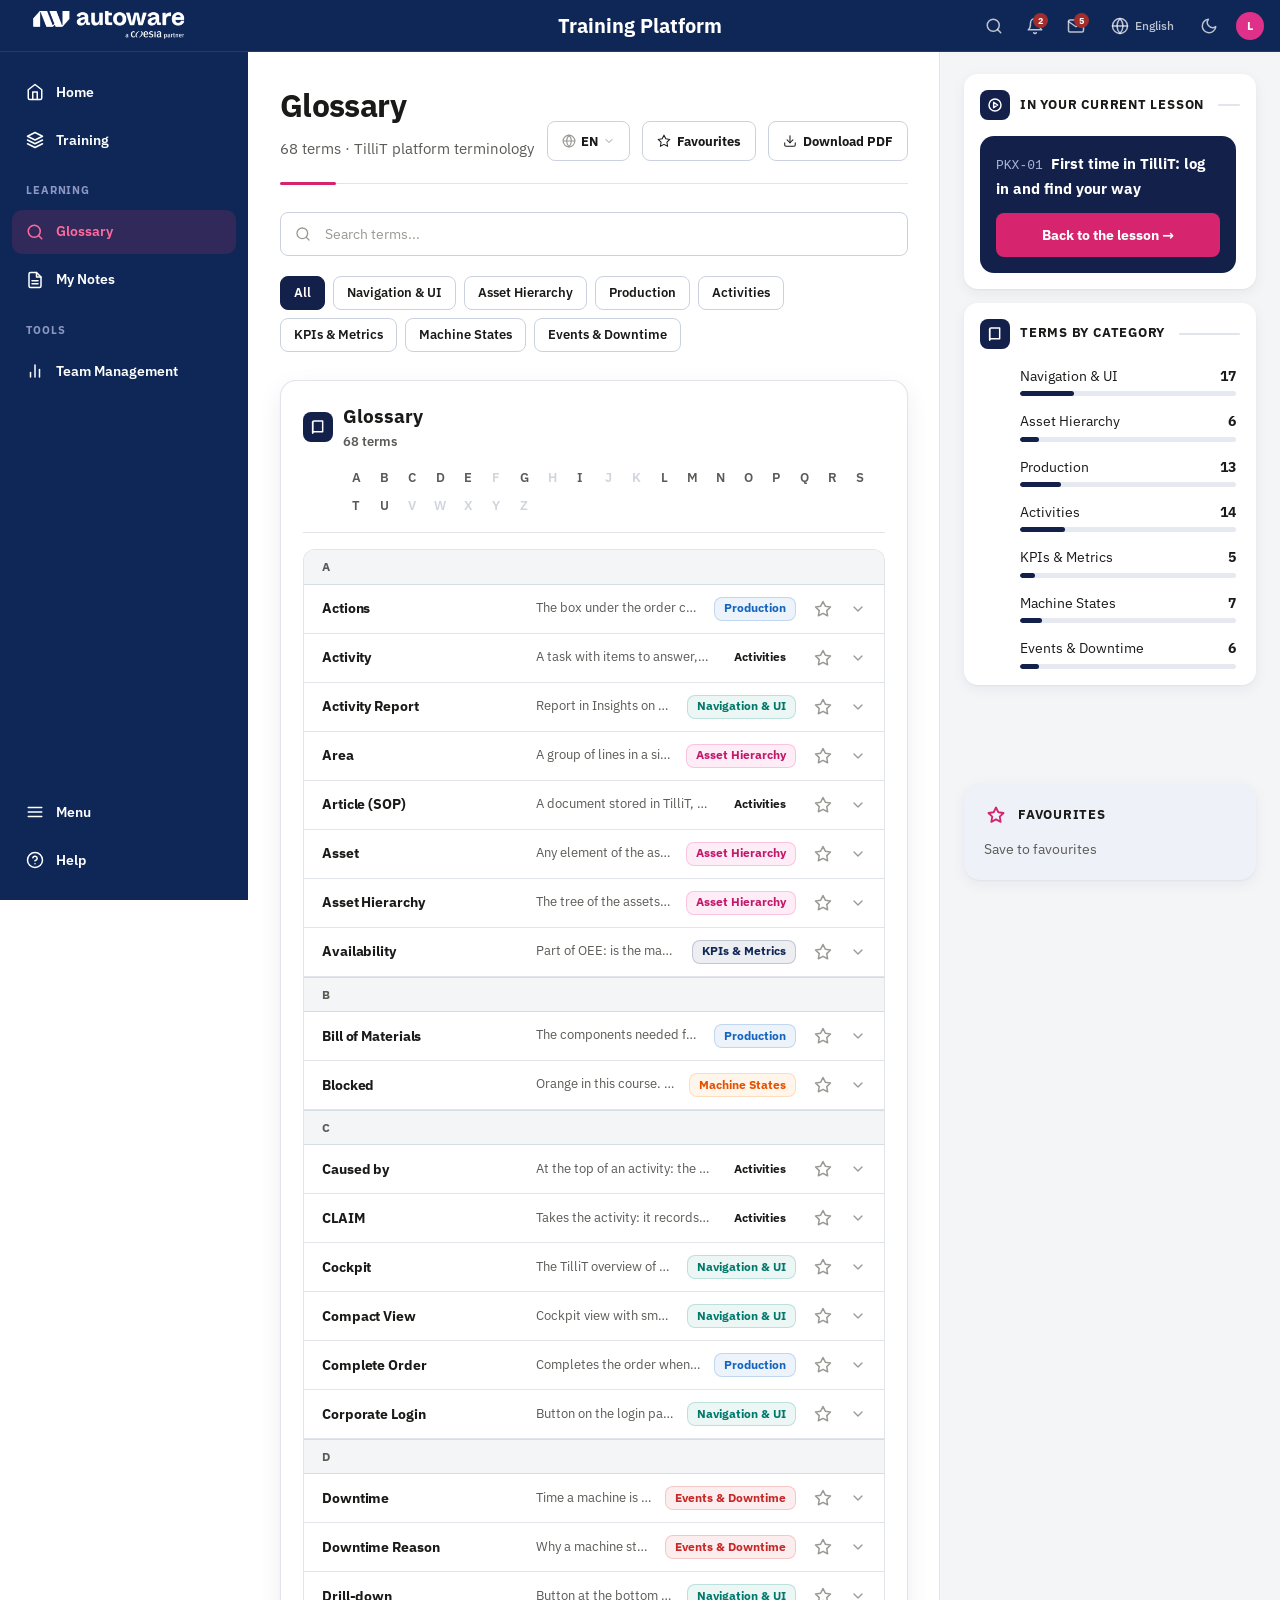
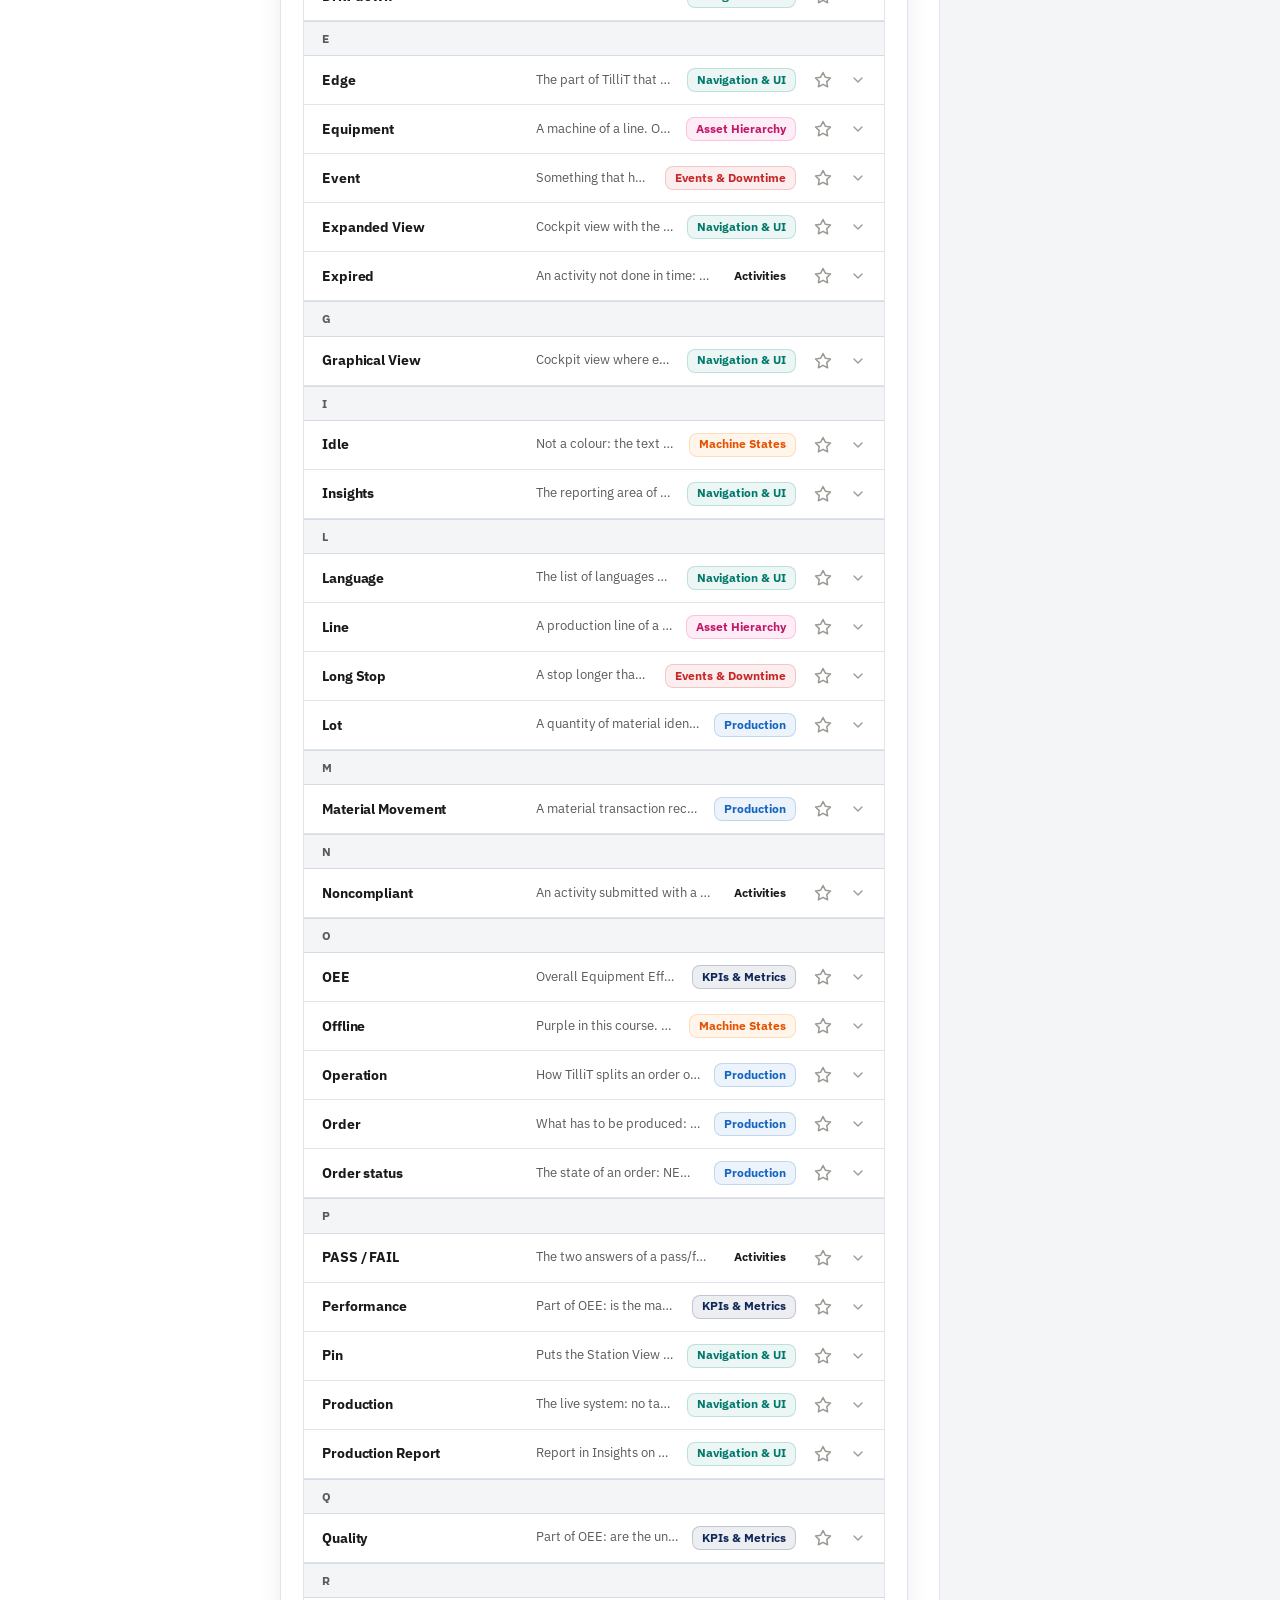
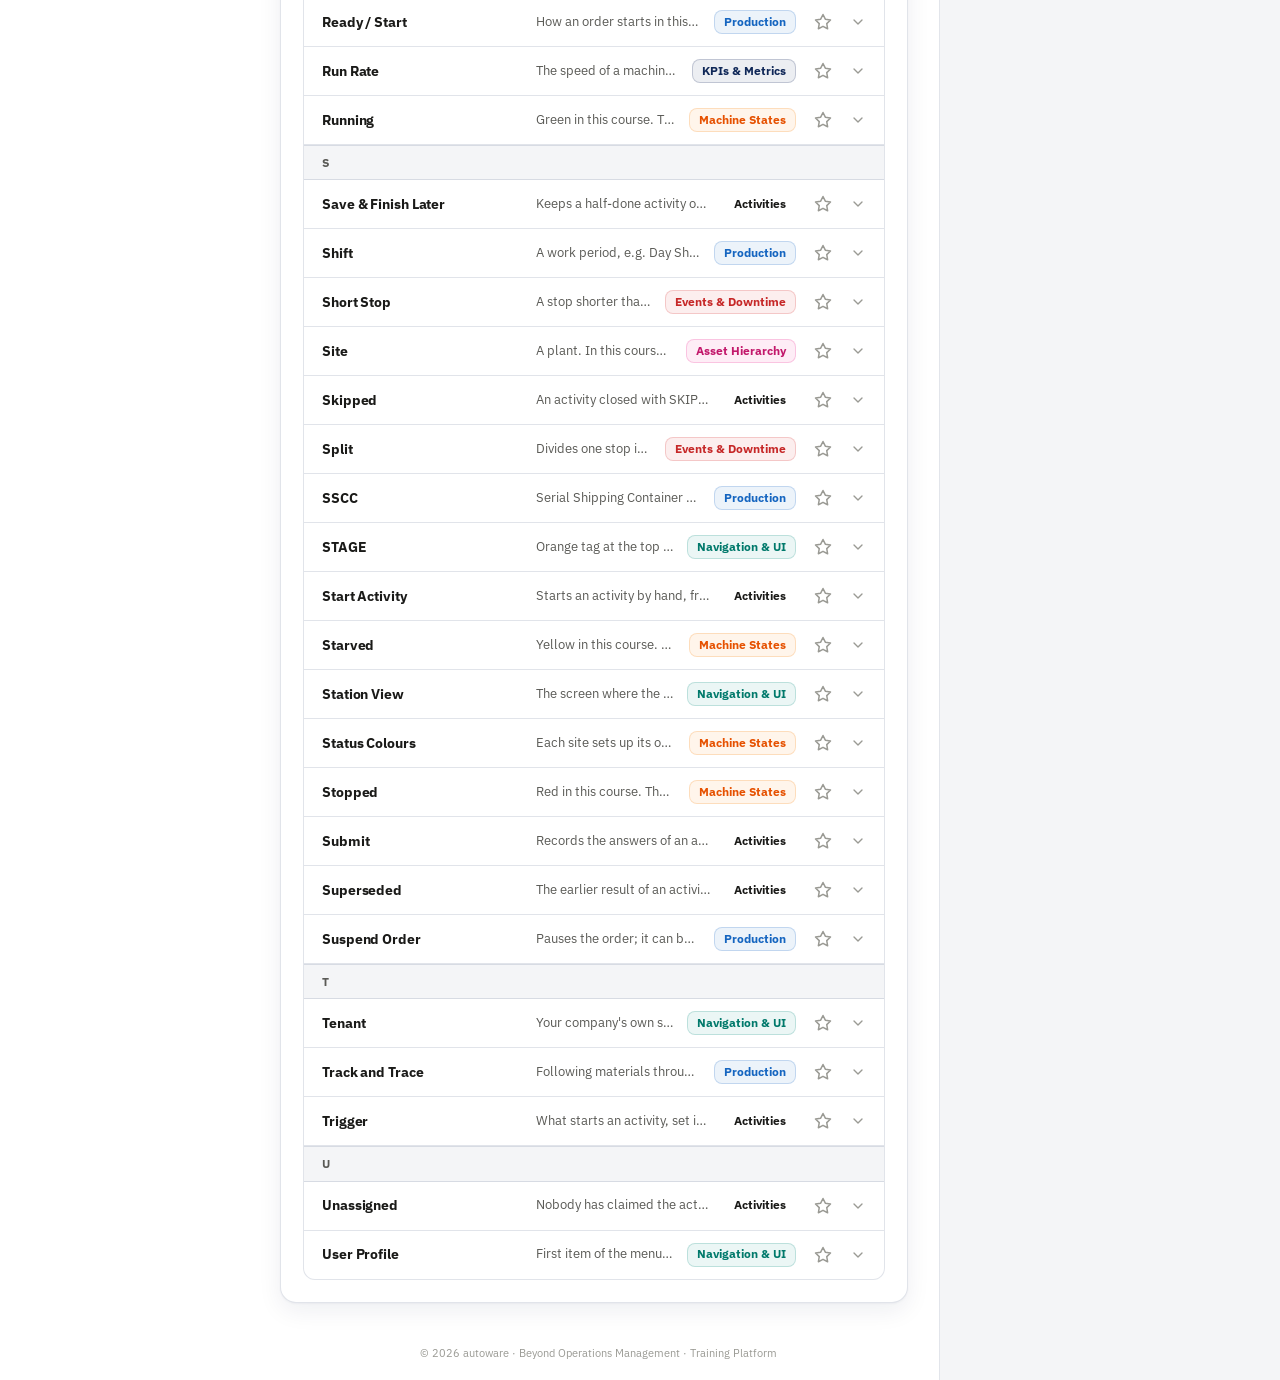
<file: glossary.html>
<!DOCTYPE html>
<html lang="en">
<head>
<meta charset="UTF-8">
<meta name="viewport" content="width=device-width, initial-scale=1.0">
<script>(function(){var t=localStorage.getItem('aw_theme');if(t==='dark')document.documentElement.setAttribute('data-theme','dark');})()</script>
<link rel="stylesheet" href="shared-r14.css?v=20261009a">
<script src="edition.js?v=202610161633"></script>
<script src="shared.js?v=20261016f"></script>
<script src="translations.js?v=20261016e"></script>
<script src="content.js?v=202610161633"></script>
<script src="pkx_translations.js?v=20261016f"></script>
<script src="glossary_data.js?t=63"></script>
<title data-i18n="title.glossary">Glossary · Training Platform</title>
<style>
/* ── Glossary content wrapper ── */
.gl-wrap{max-width:1500px}

/* ── Search row: input + lang selector + fav button ── */
.gl-srow{display:flex;align-items:center;gap:8px;margin-bottom:14px}
.gl-search-wrap{flex:1;position:relative}
.gl-search-wrap svg{position:absolute;left:14px;top:50%;transform:translateY(-50%);color:var(--text3);pointer-events:none;flex-shrink:0}
.gl-search{width:100%;box-sizing:border-box;padding:10px 14px 10px 42px;border:.5px solid var(--border2);border-radius:50px;background:var(--bg);color:var(--text);font-size:var(--fs-body);font-family:var(--font);outline:none;transition:border-color .15s,box-shadow .15s}
.gl-search:focus{border-color:var(--aw-blue);box-shadow:0 0 0 3px rgba(69,101,173,.15)}
.gl-search::placeholder{color:var(--text3)}

/* Language button + dropdown */
.gl-lang-wrap{position:relative;flex-shrink:0}
.gl-lang-btn{display:flex;align-items:center;gap:5px;padding:9px 12px;border:.5px solid var(--border2);border-radius:var(--r);background:var(--bg);color:var(--text2);font-size:var(--fs-xs);font-family:var(--font);cursor:pointer;white-space:nowrap;transition:border-color .15s,color .15s}
.gl-lang-btn:hover{border-color:var(--text3);color:var(--text)}
.gl-lang-btn svg{color:var(--text3);flex-shrink:0}
.gl-lang-drop{display:none;position:absolute;right:0;top:calc(100% + 4px);min-width:130px;background:var(--aw-navy);border-radius:var(--r);overflow:hidden;box-shadow:0 8px 24px rgba(0,0,0,.35);z-index:200}
.gl-lang-drop.open{display:block}
.gl-lang-drop a{display:block;padding:9px 14px;color:rgba(255,255,255,.7);font-size:var(--fs-xs);font-weight:var(--fw-med);text-decoration:none;transition:background .12s}
.gl-lang-drop a:hover,.gl-lang-drop a.cur{background:rgba(255,255,255,.1);color:#fff}

/* Preferiti button */
.gl-fav-btn{display:flex;align-items:center;gap:6px;padding:9px 12px;border:.5px solid var(--border2);border-radius:var(--r);background:var(--bg);color:var(--text2);font-size:var(--fs-xs);font-family:var(--font);cursor:pointer;white-space:nowrap;flex-shrink:0;transition:border-color .15s,background .15s,color .15s}
.gl-fav-btn:hover{border-color:var(--text3);color:var(--text)}
.gl-fav-btn.active{background:var(--aw-pink);border-color:var(--aw-pink);color:#fff}
.gl-fav-btn svg{flex-shrink:0;fill:none;transition:fill .12s,stroke .12s}
.gl-fav-btn.active svg{fill:#fff;stroke:#fff}
.gl-fav-count{background:var(--aw-navy);color:#fff;border-radius:20px;padding:1px 7px;font-size:var(--fs-3xs);font-weight:var(--fw-b);min-width:18px;text-align:center;display:none}
.gl-fav-count.has{display:inline}
.gl-fav-btn.active .gl-fav-count{background:rgba(255,255,255,.25)}

/* ── Category filter chips ── */
.gl-filters{display:flex;flex-wrap:wrap;gap:6px;margin-bottom:14px}
.gl-pill{display:inline-flex;align-items:center;padding:5px 12px;border-radius:20px;font-size:var(--fs-xs);font-weight:var(--fw-med);cursor:pointer;border:.5px solid var(--border2);background:var(--bg);color:var(--text2);transition:background .12s,color .12s,border-color .12s;user-select:none;white-space:nowrap}
.gl-pill:hover{border-color:var(--text3);color:var(--text)}
.gl-pill.active{background:var(--aw-navy);color:#fff;border-color:var(--aw-navy);font-weight:var(--fw-sb)}
/* Category-colored filter chips — mirror the per-term category badges (.gl-cat-*).
   Inactive = tinted like the badge; active = solid fill. Placed after .gl-pill.active
   so equal-specificity active rules win by source order. */
.gl-pill-ui        {background:rgba(0,137,123,.08);color:#00796b;border-color:rgba(0,137,123,.30)}
.gl-pill-ui:hover  {border-color:#00796b;color:#00796b}
.gl-pill-ui.active {background:#00796b;color:#fff;border-color:#00796b}
.gl-pill-hierarchy       {background:rgba(233,30,140,.08);color:#c2186b;border-color:rgba(233,30,140,.30)}
.gl-pill-hierarchy:hover {border-color:#c2186b;color:#c2186b}
.gl-pill-hierarchy.active{background:#c2186b;color:#fff;border-color:#c2186b}
.gl-pill-production       {background:rgba(21,101,192,.08);color:#1565c0;border-color:rgba(21,101,192,.30)}
.gl-pill-production:hover {border-color:#1565c0;color:#1565c0}
.gl-pill-production.active{background:#1565c0;color:#fff;border-color:#1565c0}
.gl-pill-metrics       {background:rgba(15,39,87,.08);color:#0f2757;border-color:rgba(15,39,87,.30)}
.gl-pill-metrics:hover {border-color:#0f2757;color:#0f2757}
.gl-pill-metrics.active{background:#0f2757;color:#fff;border-color:#0f2757}
.gl-pill-status       {background:rgba(245,124,0,.08);color:#e65100;border-color:rgba(245,124,0,.30)}
.gl-pill-status:hover {border-color:#e65100;color:#e65100}
.gl-pill-status.active{background:#e65100;color:#fff;border-color:#e65100}
.gl-pill-events       {background:rgba(211,47,47,.08);color:#c62828;border-color:rgba(211,47,47,.30)}
.gl-pill-events:hover {border-color:#c62828;color:#c62828}
.gl-pill-events.active{background:#c62828;color:#fff;border-color:#c62828}
.gl-pill-users       {background:rgba(46,125,50,.08);color:#1b5e20;border-color:rgba(46,125,50,.30)}
.gl-pill-users:hover {border-color:#1b5e20;color:#1b5e20}
.gl-pill-users.active{background:#1b5e20;color:#fff;border-color:#1b5e20}
/* 08/10 categoria Activities (glossario della fiera, GLOSSARIO_FIERA_2026-10-08) */
.gl-pill-activities       {background:rgba(106,27,154,.08);color:#6a1b9a;border-color:rgba(106,27,154,.30)}
.gl-pill-activities:hover {border-color:#6a1b9a;color:#6a1b9a}
.gl-pill-activities.active{background:#6a1b9a;color:#fff;border-color:#6a1b9a}
[data-theme="dark"] .gl-pill-activities{background:rgba(206,147,216,.08);color:#ce93d8;border-color:rgba(206,147,216,.30)}
/* Dark mode: navy (metrics) text is unreadable on dark canvas → lift it */
[data-theme="dark"] .gl-pill-metrics       {background:rgba(180,200,255,.07);color:rgba(180,200,255,.85);border-color:rgba(180,200,255,.30)}
[data-theme="dark"] .gl-pill-metrics:hover {border-color:rgba(180,200,255,.6);color:rgba(180,200,255,.95)}
[data-theme="dark"] .gl-pill-metrics.active{background:#4565AD;color:#fff;border-color:#4565AD}

/* ── A–Z jump index ── */
.gl-az{display:flex;flex-wrap:wrap;gap:1px;margin-bottom:16px;border-bottom:.5px solid var(--border);padding-bottom:14px}
.gl-az-l{min-width:23px;height:23px;display:inline-flex;align-items:center;justify-content:center;font-size:var(--fs-xs);font-weight:var(--fw-med);color:var(--text2);border-radius:var(--rsm);cursor:pointer;user-select:none;transition:background .12s,color .12s}
.gl-az-l:hover{background:var(--bg3);color:var(--text)}
.gl-az-l.off{color:var(--border2);cursor:default;pointer-events:none}
.gl-az-l.active{background:var(--aw-pink);color:#fff;border-radius:20px}

/* ── Count row ── */
.gl-meta{margin-bottom:10px;font-size:var(--fs-xs);color:var(--text3)}
.gl-count{font-weight:var(--fw-sb);color:var(--text2)}

/* ── Favourite star in each row ── */
.gl-star{flex-shrink:0;width:26px;height:26px;display:inline-flex;align-items:center;justify-content:center;border:none;background:none;padding:0;cursor:pointer;border-radius:var(--rsm);transition:background .12s}
.gl-star:hover{background:var(--bg3)}
.gl-star svg{width:15px;height:15px;fill:none;stroke:var(--text3);transition:fill .12s,stroke .12s}
.gl-star.on svg{fill:var(--aw-pink);stroke:var(--aw-pink)}

/* ── Alphabetical accordion list ── */
.gl-list{border:.5px solid var(--border);border-radius:var(--r);overflow:hidden;background:var(--bg);box-shadow:var(--e2)}
.gl-letter{padding:5px 18px;background:var(--bg2);font-size:var(--fs-2xs);font-weight:var(--fw-b);color:var(--text3);letter-spacing:.16em;border-top:.5px solid var(--border);border-bottom:.5px solid var(--border)}
.gl-letter:first-child{border-top:none}
.gl-row{border-bottom:.5px solid var(--border);transition:box-shadow .18s}
.gl-row:last-child{border-bottom:none}
.gl-row.open{box-shadow:var(--e1);position:relative;z-index:1}
.gl-row-head{display:flex;align-items:center;gap:11px;padding:13px 18px;cursor:pointer;transition:background .12s;user-select:none}
.gl-row-head:hover{background:var(--bg2)}
.gl-row.open .gl-row-head{background:var(--bg2)}
.gl-dot{width:8px;height:8px;border-radius:50%;flex-shrink:0}
.gl-term{flex:1;min-width:0;display:flex;flex-direction:column;gap:1px}
.gl-term-main{font-size:var(--fs-h3);font-weight:var(--fw-sb);color:var(--text);letter-spacing:-.1px}
/* Translated name shown as a subtitle under the English term */
.gl-term-tr{font-size:var(--fs-xs);font-weight:var(--fw-med);color:var(--text3);letter-spacing:0}
/* Category pills — color-coded per category */
.gl-cat{font-size:var(--fs-3xs);font-weight:var(--fw-med);letter-spacing:.04em;padding:2px 8px;border-radius:20px;border:.5px solid transparent;white-space:nowrap}
.gl-cat-ui        {background:rgba(0,137,123,.08);color:#00796b;border-color:rgba(0,137,123,.2)}
.gl-cat-hierarchy {background:rgba(233,30,140,.08);color:#c2186b;border-color:rgba(233,30,140,.2)}
.gl-cat-production{background:rgba(21,101,192,.08);color:#1565c0;border-color:rgba(21,101,192,.2)}
.gl-cat-metrics   {background:rgba(15,39,87,.08);color:#0f2757;border-color:rgba(15,39,87,.2)}
.gl-cat-status    {background:rgba(245,124,0,.08);color:#e65100;border-color:rgba(245,124,0,.2)}
.gl-cat-events    {background:rgba(211,47,47,.08);color:#c62828;border-color:rgba(211,47,47,.2)}
.gl-cat-users     {background:rgba(46,125,50,.08);color:#1b5e20;border-color:rgba(46,125,50,.2)}
.gl-cat-activities{background:rgba(106,27,154,.08);color:#6a1b9a;border-color:rgba(106,27,154,.2)}
[data-theme="dark"] .gl-cat-activities{color:#ce93d8;border-color:rgba(206,147,216,.2);background:rgba(206,147,216,.08)}
[data-theme="dark"] .gl-cat-metrics{color:rgba(180,200,255,.85);border-color:rgba(180,200,255,.2);background:rgba(180,200,255,.07)}

.gl-chev{flex-shrink:0;color:var(--text3);transition:transform .22s ease}
.gl-row.open .gl-chev{transform:rotate(180deg)}
.gl-desc-wrap{max-height:0;overflow:hidden;transition:max-height .28s ease}
.gl-row.open .gl-desc-wrap{max-height:250px}
/* Definition with left accent — matches mockup border-left on desc panel */
.gl-desc{font-size:var(--fs-sm);color:var(--text2);line-height:var(--lh-read);border-left:2px solid var(--aw-pink);margin:0 18px 14px;padding:10px 14px}

/* ── Machine-state dots (semantic Cockpit colours) ── */
.gl-dot.running   {background:var(--green)}
.gl-dot.stopped   {background:var(--red)}
.gl-dot.starvation{background:var(--amber)}
.gl-dot.blocked   {background:var(--orange)}   /* 08/10: era blu (il blu non è un colore di stato) */
.gl-dot.faulted   {background:var(--gray)}
.gl-dot.idle      {background:var(--gray)}

/* ── Total count badge in header ── */
.gl-total-badge{display:inline-flex;align-items:center;padding:3px 11px;border:.5px solid var(--border2);border-radius:20px;font-size:var(--fs-xs);color:var(--text2);background:var(--bg2)}

/* ── Empty state ── */
.gl-empty{text-align:center;padding:48px 24px;color:var(--text3);font-size:var(--fs-body)}
.gl-empty svg{display:block;margin:0 auto 12px;opacity:.35}

@media(max-width:700px){.gl-filters{gap:5px}.gl-term-main{font-size:var(--fs-h4)}.gl-cat{display:none}}
@media(max-width:480px){.gl-fav-btn .gl-fav-label{display:none}}
/* 09/10 — il glossario in PDF (glPrint). Stesso stile sobrio del riepilogo del capitolo. */
#gl-sum{position:absolute;left:-10000px;top:0;width:680px;background:#fff;color:#1b2440;font-family:var(--font);font-size:11.5px;line-height:1.45}
#gl-sum .gls-h{border-bottom:2px solid #E0318A;padding-bottom:10px;margin-bottom:12px}
#gl-sum .gls-br{font-size:11px;color:#5a6488;text-transform:uppercase;letter-spacing:.06em}
#gl-sum h1{font-size:24px;line-height:1.2;margin:4px 0 4px;color:#13294f}
#gl-sum .gls-sub{font-size:12px;color:#5a6488}
#gl-sum .gls-l{font-size:15px;font-weight:700;color:#E0318A;border-bottom:1px solid #dfe3ee;margin:12px 0 6px;padding-bottom:2px;break-after:avoid}
#gl-sum .gls-t{margin:0 0 8px;break-inside:avoid}
#gl-sum .gls-tt{display:flex;align-items:baseline;gap:8px;flex-wrap:wrap}
#gl-sum .gls-tt b{font-size:13px;color:#13294f}
#gl-sum .gls-tt .tr{color:#5a6488;font-style:italic}
#gl-sum .gls-tt .cat{margin-left:auto;font-size:10px;color:#5a6488;text-transform:uppercase;letter-spacing:.05em}
#gl-sum p{margin:2px 0 0}
@media print{
  @page glsum{size:A4;margin:14mm 14mm 16mm;
    @bottom-left{content:"Autoware Training Platform";font-family:'IBM Plex Sans',sans-serif;font-size:8.5pt;color:#5a6488}
    @bottom-right{content:counter(page) " / " counter(pages);font-family:'IBM Plex Sans',sans-serif;font-size:8.5pt;color:#5a6488}}
  body.gl-sum-print > *:not(#gl-sum){display:none!important}
  body.gl-sum-print{padding:0!important;margin:0!important;background:#fff!important}
  body.gl-sum-print #gl-sum{page:glsum;position:static!important;left:auto!important;width:auto!important;display:block!important}
  *{-webkit-print-color-adjust:exact!important;print-color-adjust:exact!important}
}
</style>
<link rel="stylesheet" href="tema-2026.css?v=44">
</head>
<body>

<!-- ══ TOPBAR legacy nascosta (shell v5: rail+topbar da renderChrome) ══ -->
<div class="aw-topbar" id="mod-topbar" style="display:none"></div>
<!-- Grafica del prototipo "New Design" (screens/04-glossary.html): stesse funzioni di prima (ricerca, lingua,
     preferiti, categorie, A–Z, termini espandibili), colonna destra = .pt-rail come nelle altre pagine -->
<div class="h-wrap">
  <div class="h-main">

    <!-- ── Intestazione di pagina: titolo + conteggio | lingua + preferiti ── -->
    <div class="pt-pagehd pt-pagehd-row">
      <div class="pt-grow">
        <h1 class="pt-h1" data-i18n="gloss.title">Glossary</h1>
        <p class="pt-lead"><span id="gl-total-badge"></span> · <span data-i18n="gloss.subtitle">TilliT platform terminology</span></p>
      </div>
      <!-- Language selector -->
      <div class="gl-lang-wrap">
        <button class="gl-lang-btn" id="gl-lang-btn" type="button" onclick="glToggleLangDrop()">
          <svg width="14" height="14" viewBox="0 0 24 24" fill="none" stroke="currentColor" stroke-width="2" stroke-linecap="round" stroke-linejoin="round"><circle cx="12" cy="12" r="10"/><line x1="2" y1="12" x2="22" y2="12"/><path d="M12 2a15.3 15.3 0 0 1 4 10 15.3 15.3 0 0 1-4 10 15.3 15.3 0 0 1-4-10 15.3 15.3 0 0 1 4-10z"/></svg>
          <span id="gl-lang-lbl">EN</span>
          <svg width="12" height="12" viewBox="0 0 24 24" fill="none" stroke="currentColor" stroke-width="2" stroke-linecap="round" stroke-linejoin="round"><polyline points="6 9 12 15 18 9"/></svg>
        </button>
        <div class="gl-lang-drop" id="gl-lang-drop">
          <a href="#" onclick="glSwitchLang('en');return false;" data-lcode="en">English</a>
          <a href="#" onclick="glSwitchLang('it');return false;" data-lcode="it">Italiano</a>
          <a href="#" onclick="glSwitchLang('da');return false;" data-lcode="da">Dansk</a>
          <a href="#" onclick="glSwitchLang('zh');return false;" data-lcode="zh">中文</a>
          <a href="#" onclick="glSwitchLang('nl');return false;" data-lcode="nl">Nederlands</a>
        </div>
        <script>// 08/10: voci dalle lingue dell'edizione (fiera: en/it/es/pt-BR/hi); laboratorio: le stesse 5 di sopra.
        (function () { var b = document.getElementById('gl-lang-drop'); if (!b || !window.awLangList) return;
          b.innerHTML = awLangList().map(function (l) { return '<a href="#" onclick="glSwitchLang(\'' + l + '\');return false;" data-lcode="' + l + '">' + (AW_LANGS[l] || l) + '</a>'; }).join(''); })();</script>
      </div>
      <!-- Preferiti filter button -->
      <button class="gl-fav-btn" id="gl-fav-btn" type="button" onclick="toggleFavFilter()">
        <svg width="14" height="14" viewBox="0 0 24 24" stroke="currentColor" stroke-width="1.8" stroke-linecap="round" stroke-linejoin="round"><polygon points="12 2 15.09 8.26 22 9.27 17 14.14 18.18 21.02 12 17.77 5.82 21.02 7 14.14 2 9.27 8.91 8.26 12 2"/></svg>
        <span class="gl-fav-label" data-i18n="gloss.fav.title">Favourites</span>
        <span class="gl-fav-count" id="gl-fav-count"></span>
      </button>
      <!-- 09/10: il glossario da portare con sé (stampa → "Salva come PDF"), la lista che si vede ora -->
      <button class="gl-fav-btn" id="gl-pdf-btn" type="button" onclick="glPrint()">
        <svg width="14" height="14" viewBox="0 0 24 24" fill="none" stroke="currentColor" stroke-width="1.8" stroke-linecap="round" stroke-linejoin="round"><path d="M21 15v4a2 2 0 0 1-2 2H5a2 2 0 0 1-2-2v-4"/><polyline points="7 10 12 15 17 10"/><line x1="12" y1="15" x2="12" y2="3"/></svg>
        <span class="gl-fav-label" id="gl-pdf-lbl">Download PDF</span>
      </button>
    </div>

    <!-- ── Ricerca grande + categorie ── -->
    <div class="gl-search-wrap">
      <svg width="18" height="18" viewBox="0 0 24 24" fill="none" stroke="currentColor" stroke-width="2" stroke-linecap="round" stroke-linejoin="round"><circle cx="11" cy="11" r="8"/><line x1="21" y1="21" x2="16.65" y2="16.65"/></svg>
      <input id="gl-search" class="gl-search" type="text" autocomplete="off" spellcheck="false">
    </div>
    <div class="gl-filters" id="gl-filters"></div>

    <!-- ── Elenco dei termini in un contenitore: intestazione (conteggio + A–Z) e righe ── -->
    <section class="pt-lib gl-box">
      <div class="pt-lib-hd">
        <span class="pt-ic"><svg viewBox="0 0 24 24"><path d="M4 5a2 2 0 0 1 2-2h13v16H6a2 2 0 0 0-2 2z"/><path d="M4 21V5"/></svg></span>
        <div class="pt-grow"><h2 data-i18n="gloss.title">Glossary</h2><div class="pt-lib-sub"><span id="gl-count" class="gl-count"></span></div></div>
        <div class="gl-az" id="gl-az"></div>
      </div>
      <div class="gl-list" id="gl-list"></div>
    </section>

  </div>
  <aside class="h-side pt-rail" id="pt-side"></aside>
</div>
<div class="aw-footer" data-i18n="footer">© {year} autoware · Beyond Operations Management · Training Platform</div>

<script>
var LANG = localStorage.getItem('aw_lang') || 'en';
var activeCat = 'all';
var showFavOnly = false;
var activeAZ = null;
var CATS = ['ui','hierarchy','production','activities','metrics','status','events','users'];
// 08/10: solo le categorie che hanno termini (il glossario della fiera non ha "users", il laboratorio non ha "activities")
CATS = CATS.filter(function (c) { return GLOSSARY.some(function (g) { return g.cat === c; }); });

// ── Category → colored pill class ───────────────────────────────────
var CAT_CLASS = {
  ui:'gl-cat-ui', hierarchy:'gl-cat-hierarchy', production:'gl-cat-production',
  metrics:'gl-cat-metrics', status:'gl-cat-status', events:'gl-cat-events', users:'gl-cat-users'
};

// ── Get translation key (fallback EN → key) ──────────────────────────
function tl(key) {
  var dict = (window.T && window.T[LANG]) || (window.T && window.T.en) || {};
  return dict[key] !== undefined ? dict[key] : ((window.T && window.T.en && window.T.en[key]) || key);
}

// ── HTML-escape ──────────────────────────────────────────────────────
function esc(s) {
  return String(s).replace(/&/g,'&amp;').replace(/</g,'&lt;').replace(/>/g,'&gt;');
}

// ── Translated term name (fallback = English term) ───────────────────
function glName(g) {
  var m = window.GLOSSARY_NAMES && GLOSSARY_NAMES[g.term];
  return (m && m[LANG]) || g.term;
}

// ── Keep glossary rail link active ──────────────────────────────────
function fixSidebarActive() {
  var sb = document.getElementById('sb-modules');
  if (!sb) return;
  sb.querySelectorAll('a.sb-item').forEach(function(a) {
    var href = a.getAttribute('href') || '';
    if (href.indexOf('glossary.html') !== -1) a.classList.add('active');
    else a.classList.remove('active');
  });
}

// ── Machine-state terms → Cockpit colour dot ─────────────────────────
var STATE_DOT = { 'Running':'running','Stopped':'stopped','Starvation':'starvation','Starved':'starvation','Blocked':'blocked','Faulted':'faulted','Idle':'idle' };

// ── Favourites (localStorage) ────────────────────────────────────────
var FAV_KEY = 'aw_gloss_fav';
var favs = {};
try { (JSON.parse(localStorage.getItem(FAV_KEY)) || []).forEach(function(t){ favs[t] = true; }); } catch (e) {}
function saveFavs() { try { localStorage.setItem(FAV_KEY, JSON.stringify(Object.keys(favs))); } catch (e) {} }

window.toggleFav = function(btn) {
  var t = btn.getAttribute('data-term');
  if (favs[t]) delete favs[t]; else favs[t] = true;
  saveFavs(); syncStars(); updateFavBtn(); glRenderSide();
  if (showFavOnly) renderTerms();
};

// ── Colonna destra (prototipo): la lezione in corso · termini per categoria · i tuoi preferiti ──
function glRenderSide() {
  var side = document.getElementById('pt-side'); if (!side) return;
  function sec(icon, title, body) {
    return '<section class="pt-sec"><div class="pt-sec-hd"><span class="pt-ic">' + icon + '</span><span class="pt-sec-t">' + title + '</span><span class="pt-rule"></span></div><div class="pt-sec-bd">' + body + '</div></section>';
  }
  var IC_PLAY = '<svg viewBox="0 0 24 24"><circle cx="12" cy="12" r="9"/><path d="M10 8l6 4-6 4z"/></svg>';
  var IC_BOOK = '<svg viewBox="0 0 24 24"><path d="M4 5a2 2 0 0 1 2-2h13v16H6a2 2 0 0 0-2 2z"/><path d="M4 21V5"/></svg>';
  var IC_STAR = '<svg viewBox="0 0 24 24"><path d="M12 3l2.8 5.7 6.2.9-4.5 4.4 1.1 6.2L12 17.3 6.4 20.2l1.1-6.2L3 9.6l6.2-.9z"/></svg>';
  // lezione in corso: il primo modulo non finito con una pagina (stessa regola della Home)
  var prog = {}; try { prog = JSON.parse(localStorage.getItem('aw_progress') || '{}'); } catch (e) {}
  var cur = (window.AW_MODULES || []).filter(function (m) { return !prog[m.id] && m.href; })[0];
  var html = '';
  if (cur) {
    var title = window.awModTitle ? awModTitle(cur) : cur.title;
    var words = GLOSSARY.filter(function (g) { return String(title).toLowerCase().indexOf(g.term.toLowerCase()) >= 0; }).slice(0, 3);
    html += sec(IC_PLAY, tl('gloss.side.lesson') !== 'gloss.side.lesson' ? tl('gloss.side.lesson') : 'In your current lesson',
      '<div class="gl-lesson"><div class="gl-lesson-t"><span class="pt-code">' + esc(window.awChapNo ? awChapNo(cur) : cur.num) + '</span>' + esc(title) + '</div>'
      + (words.length ? '<div class="gl-lesson-w">' + words.map(function (g) { return '<a href="glossary.html?q=' + encodeURIComponent(g.term) + '">' + esc(g.term) + '</a>'; }).join('') + '</div>' : '')
      + '<a class="pt-cta" href="' + cur.href + '">' + (tl('gloss.side.back') !== 'gloss.side.back' ? tl('gloss.side.back') : 'Back to the lesson') + ' →</a></div>');
  }
  // termini per categoria: quanti termini ha ogni categoria (barra = quota sul totale)
  var tot = GLOSSARY.length || 1;
  html += sec(IC_BOOK, tl('gloss.side.bycat') !== 'gloss.side.bycat' ? tl('gloss.side.bycat') : 'Terms by category', CATS.map(function (c) {
    var n = GLOSSARY.filter(function (g) { return g.cat === c; }).length;
    return '<a class="gl-catrow" href="#" onclick="setCat(\'' + c + '\');return false;"><span class="pt-grow">' + esc(tl('gloss.cat.' + c)) + '</span><b>' + n + '</b>'
      + '<span class="gl-catbar"><i style="width:' + Math.max(4, Math.round(n / tot * 100)) + '%"></i></span></a>';
  }).join(''));
  // preferiti: blocco in fondo (stile "term of the day")
  var fav = GLOSSARY.filter(function (g) { return favs[g.term]; }).slice(0, 4);
  html += '<div class="pt-term"><div class="pt-sec-hd"><span class="pt-ic">' + IC_STAR + '</span><span class="pt-sec-t">' + esc(tl('gloss.fav.title')) + '</span></div><div class="pt-term-bd">'
    + (fav.length ? fav.map(function (g) { return '<a class="gl-favrow" href="glossary.html?q=' + encodeURIComponent(g.term) + '"><b>' + esc(g.term) + '</b><span>' + esc(tl('gloss.cat.' + g.cat)) + '</span></a>'; }).join('')
      : '<span class="pt-term-desc">' + esc(tl('gloss.fav.hint')) + '</span>')
    + '</div></div>';
  side.innerHTML = html;
}

function syncStars() {
  document.querySelectorAll('.gl-star').forEach(function(b) {
    b.classList.toggle('on', !!favs[b.getAttribute('data-term')]);
  });
}

function updateFavBtn() {
  var n = Object.keys(favs).length;
  var countEl = document.getElementById('gl-fav-count');
  if (countEl) {
    countEl.textContent = n || '';
    countEl.classList.toggle('has', n > 0);
  }
}

// ── Preferiti filter toggle ──────────────────────────────────────────
window.toggleFavFilter = function() {
  showFavOnly = !showFavOnly;
  var btn = document.getElementById('gl-fav-btn');
  if (btn) btn.classList.toggle('active', showFavOnly);
  renderTerms();
};

// ── Language dropdown (scoped to glossary search row) ────────────────
var GL_LANG_LABELS = { en:'EN', it:'IT', da:'DA', zh:'ZH', nl:'NL', es:'ES', 'pt-BR':'PT', hi:'HI' };

window.glToggleLangDrop = function() {
  var d = document.getElementById('gl-lang-drop');
  if (d) d.classList.toggle('open');
};

window.glSwitchLang = function(lang) {
  var d = document.getElementById('gl-lang-drop');
  if (d) d.classList.remove('open');
  localStorage.setItem('aw_lang', lang);
  applyLang(lang);
};

document.addEventListener('click', function(e) {
  var wrap = document.querySelector('.gl-lang-wrap');
  var drop = document.getElementById('gl-lang-drop');
  if (drop && drop.classList.contains('open') && wrap && !wrap.contains(e.target)) {
    drop.classList.remove('open');
  }
});

function syncLangDrop() {
  var lbl = document.getElementById('gl-lang-lbl');
  if (lbl) lbl.textContent = GL_LANG_LABELS[LANG] || LANG.toUpperCase();
  document.querySelectorAll('.gl-lang-drop a').forEach(function(a) {
    a.classList.toggle('cur', a.getAttribute('data-lcode') === LANG);
  });
}

// ── Category filter chips ────────────────────────────────────────────
function buildFilters() {
  var el = document.getElementById('gl-filters');
  if (!el) return;
  var html = '<span class="gl-pill' + (activeCat === 'all' ? ' active' : '') + '" onclick="setCat(\'all\')">'
           + esc(tl('gloss.all')) + '</span>';
  CATS.forEach(function(cat) {
    html += '<span class="gl-pill gl-pill-' + cat + (activeCat === cat ? ' active' : '') + '" onclick="setCat(\'' + cat + '\')">'
          + esc(tl('gloss.cat.' + cat)) + '</span>';
  });
  el.innerHTML = html;
}

// ── A–Z jump index ───────────────────────────────────────────────────
function renderAZ(present) {
  var el = document.getElementById('gl-az');
  if (!el) return;
  var html = '';
  for (var i = 65; i <= 90; i++) {
    var L = String.fromCharCode(i);
    var isActive = (activeAZ === L && present[L]) ? ' active' : '';
    if (present[L]) html += '<span class="gl-az-l' + isActive + '" onclick="jumpTo(\'' + L + '\')">' + L + '</span>';
    else            html += '<span class="gl-az-l off">' + L + '</span>';
  }
  el.innerHTML = html;
}

window.jumpTo = function(letter) {
  activeAZ = letter;
  document.querySelectorAll('.gl-az-l').forEach(function(s) {
    s.classList.toggle('active', s.textContent === letter && !s.classList.contains('off'));
  });
  var h = document.getElementById('gl-L-' + letter);
  if (h) scrollToEl(h);
};

function scrollToEl(el) {
  var offset = 70;
  var pa = document.querySelector('.page-area');
  if (pa && pa.scrollHeight > pa.clientHeight + 1) {
    pa.scrollTop = Math.max(0, el.offsetTop - offset);
  } else {
    window.scrollTo(0, Math.max(0, window.scrollY + el.getBoundingClientRect().top - offset));
  }
}

// ── Render the alphabetical accordion list ───────────────────────────
// 2026-09-25 — periodo di disponibilità: il glossario resta aperto dopo la scadenza (decisione
// di Giulia), salvo che TUTTI i training siano scaduti E per nessuno sia rimasto acceso il flag
// "glossary stays available" (courseAccess.toolsAfterExpiry.glossary, content editor).
function glossaryClosedByAccess() {
  if (typeof awAccessStatus !== 'function') return null;
  var list = ['OP', 'SU'].map(function(c) { return awAccessStatus(c); });
  var allEnded = list.every(function(a) { return a.status === 'ended'; });
  var anyKeeps = list.some(function(a) { return a.tools && a.tools.glossary; });
  return (allEnded && !anyKeeps) ? list : null;
}
// I termini che si vedono ora (preferiti, categoria, ricerca), in ordine A–Z: per l'elenco e per il PDF.
function glFiltered() {
  var query = (document.getElementById('gl-search').value || '').toLowerCase().trim();
  var filtered = GLOSSARY.filter(function(g) {
    if (showFavOnly && !favs[g.term]) return false;
    if (activeCat !== 'all' && g.cat !== activeCat) return false;
    if (!query) return true;
    var desc = (g[LANG] || g.en || '').toLowerCase();
    var nm = glName(g).toLowerCase();
    return g.term.toLowerCase().indexOf(query) !== -1 || nm.indexOf(query) !== -1 || desc.indexOf(query) !== -1;
  });
  filtered.sort(function(a, b) { return a.term.toLowerCase().localeCompare(b.term.toLowerCase()); });
  return filtered;
}

// ── 09/10: il glossario in PDF (come il riepilogo del capitolo in lesson-shell) ──────────────────
// Si stampa la lista che si vede, nella lingua scelta: termine inglese (primario, come in TilliT), sotto
// la traduzione, la categoria e la definizione. Il foglio si compone al clic, si stampa da solo, poi si toglie.
// Testi propri della pagina (niente chiavi nuove in translations.js, niente ?v= da alzare altrove).
var GL_PDF_T = { en: 'Download PDF', it: 'Scarica PDF', es: 'Descargar PDF', 'pt-BR': 'Baixar PDF', hi: 'PDF डाउनलोड करें',
                 da: 'Download PDF', nl: 'Download pdf', zh: '下载 PDF' };
function glPdfLabel() { var l = document.getElementById('gl-pdf-lbl'); if (l) l.textContent = GL_PDF_T[LANG] || GL_PDF_T.en; }
window.glPrint = function() {
  var list = glFiltered(); if (!list.length) return;
  var old = document.getElementById('gl-sum'); if (old) old.parentNode.removeChild(old);
  var query = (document.getElementById('gl-search').value || '').trim(), filt = [];
  if (showFavOnly) filt.push(tl('gloss.fav.title'));
  if (activeCat !== 'all') filt.push(tl('gloss.cat.' + activeCat));
  if (query) filt.push('“' + query + '”');
  var loc = window.awLangCode ? window.awLangCode() : 'en-GB';
  var h = '<header class="gls-h"><div class="gls-br">Autoware Training Platform</div><h1>' + esc(tl('gloss.title')) + '</h1>'
    + '<div class="gls-sub">' + esc(tl('gloss.subtitle')) + ' · ' + esc(tl('gloss.count').replace('{n}', list.length))
    + (filt.length ? ' · ' + esc(filt.join(' · ')) : '') + ' · ' + esc(new Date().toLocaleDateString(loc, { day: 'numeric', month: 'long', year: 'numeric' })) + '</div></header>';
  var last = '';
  list.forEach(function(g) {
    var L = g.term.charAt(0).toUpperCase();
    if (L !== last) { h += '<div class="gls-l">' + esc(L) + '</div>'; last = L; }
    var nm = glName(g);
    h += '<div class="gls-t"><div class="gls-tt"><b>' + esc(g.term) + '</b>' + (nm !== g.term ? '<span class="tr">' + esc(nm) + '</span>' : '')
      + '<span class="cat">' + esc(tl('gloss.cat.' + g.cat)) + '</span></div><p>' + esc(g[LANG] || g.en || '') + '</p></div>';
  });
  var box = document.createElement('div'); box.id = 'gl-sum'; box.setAttribute('aria-hidden', 'true'); box.innerHTML = h;
  document.body.appendChild(box);
  var title0 = document.title;
  document.title = tl('gloss.title') + ' – Autoware Training Platform';
  var done = function() { document.title = title0; document.body.classList.remove('gl-sum-print'); var b = document.getElementById('gl-sum'); if (b) b.parentNode.removeChild(b); window.removeEventListener('afterprint', done); };
  document.body.classList.add('gl-sum-print');
  window.addEventListener('afterprint', done);
  setTimeout(function() { window.print(); }, 200);
};

function renderTerms() {
  var closed = glossaryClosedByAccess();
  if (closed) {
    var gl = document.getElementById('gl-list');
    if (gl) gl.innerHTML = '<div style="padding:20px;border-radius:10px;background:var(--amber-l);color:var(--amber-d);font-size:13px;">'
      + '<b>The Glossary is no longer available</b> — your trainings ended. Your progress and notes are kept. To continue, ask your manager.</div>';
    return;
  }
  var filtered = glFiltered();

  var countEl = document.getElementById('gl-count');
  if (countEl) countEl.textContent = tl('gloss.count').replace('{n}', filtered.length);

  var list = document.getElementById('gl-list');
  if (!list) return;

  if (filtered.length === 0) {
    renderAZ({});
    list.innerHTML = '<div class="gl-empty">'
      + '<svg width="36" height="36" viewBox="0 0 24 24" fill="none" stroke="currentColor" stroke-width="1.5" stroke-linecap="round" stroke-linejoin="round"><circle cx="11" cy="11" r="8"/><line x1="21" y1="21" x2="16.65" y2="16.65"/></svg>'
      + esc(tl('gloss.noresults')) + '</div>';
    return;
  }

  var html = '';
  var present = {};
  var lastLetter = '';
  var showCat = (activeCat === 'all');

  filtered.forEach(function(g) {
    var letter = g.term.charAt(0).toUpperCase();
    if (letter !== lastLetter) {
      html += '<div class="gl-letter" id="gl-L-' + letter + '">' + esc(letter) + '</div>';
      lastLetter = letter;
      present[letter] = true;
    }
    var desc = g[LANG] || g.en || '';
    var safeTerm = esc(g.term);
    // 09/10: il termine inglese resta primario (è quello che si vede in TilliT), la traduzione è il sottotitolo
    // (decisione del 06/07, tornata al contrario con la grafica nuova).
    var dispName = glName(g);
    var termCell = '<span class="gl-term">'
      + '<span class="gl-term-main">' + safeTerm + '</span>'
      + (dispName !== g.term ? '<span class="gl-term-tr">' + esc(dispName) + '</span>' : '')
      + '</span>';
    var dot = '';
    var catCls = CAT_CLASS[g.cat] || '';
    var cat = showCat
      ? '<span class="gl-cat ' + catCls + '">' + esc(tl('gloss.cat.' + g.cat)) + '</span>'
      : '';
    var starOn = favs[g.term] ? ' on' : '';
    var star = '<button class="gl-star' + starOn + '" type="button" data-term="' + safeTerm + '" title="' + esc(tl('gloss.fav.hint')) + '" onclick="event.stopPropagation();toggleFav(this)">'
             + '<svg viewBox="0 0 24 24" stroke-width="2" stroke-linecap="round" stroke-linejoin="round"><polygon points="12 2 15.09 8.26 22 9.27 17 14.14 18.18 21.02 12 17.77 5.82 21.02 7 14.14 2 9.27 8.91 8.26 12 2"/></svg>'
             + '</button>';
    html += '<div class="gl-row" data-term="' + safeTerm + '" onclick="this.classList.toggle(\'open\')">'
          + '<div class="gl-row-head">'
          + dot
          + termCell
          + '<span class="gl-prev">' + esc(desc) + '</span>'   // anteprima della definizione (prototipo), nascosta quando la riga è aperta
          + cat
          + star
          + '<svg class="gl-chev" width="16" height="16" viewBox="0 0 24 24" fill="none" stroke="currentColor" stroke-width="2" stroke-linecap="round" stroke-linejoin="round"><polyline points="6 9 12 15 18 9"/></svg>'
          + '</div>'
          + '<div class="gl-desc-wrap"><div class="gl-desc">' + esc(desc) + '</div></div>'
          + '</div>';
  });

  list.innerHTML = html;
  renderAZ(present);
}

// ── Set active category ──────────────────────────────────────────────
window.setCat = function(cat) { activeCat = cat; buildFilters(); renderTerms(); };

// ── Lang change (called by shared.js applyLang) ──────────────────────
window._onLangChange = function(lang) {
  LANG = lang;
  var s = document.getElementById('gl-search');
  if (s) s.placeholder = tl('gloss.search');
  syncLangDrop();
  glPdfLabel();
  buildFilters();
  renderTerms();
  glRenderSide();
  setTimeout(fixSidebarActive, 0);
};

// ── Search ───────────────────────────────────────────────────────────
document.getElementById('gl-search').addEventListener('input', function() {
  activeAZ = null;
  renderTerms();
});

// ── Init ─────────────────────────────────────────────────────────────
applyLang(LANG);
renderChrome('glossary');
fixSidebarActive();
document.getElementById('gl-search').placeholder = tl('gloss.search');
var totalBadge = document.getElementById('gl-total-badge');
if (totalBadge) totalBadge.textContent = tl('gloss.count').replace('{n}', GLOSSARY.length);
buildFilters();
// deep-link dalla ricerca globale: ?q=<termine> → precompila e filtra
try {
  var _dq = new URLSearchParams(location.search).get('q');
  if (_dq) { var _gs = document.getElementById('gl-search'); if (_gs) _gs.value = _dq; }
} catch (e) {}
renderTerms();
updateFavBtn();
syncLangDrop();
glRenderSide();
</script>

</body>
</html>
</file>
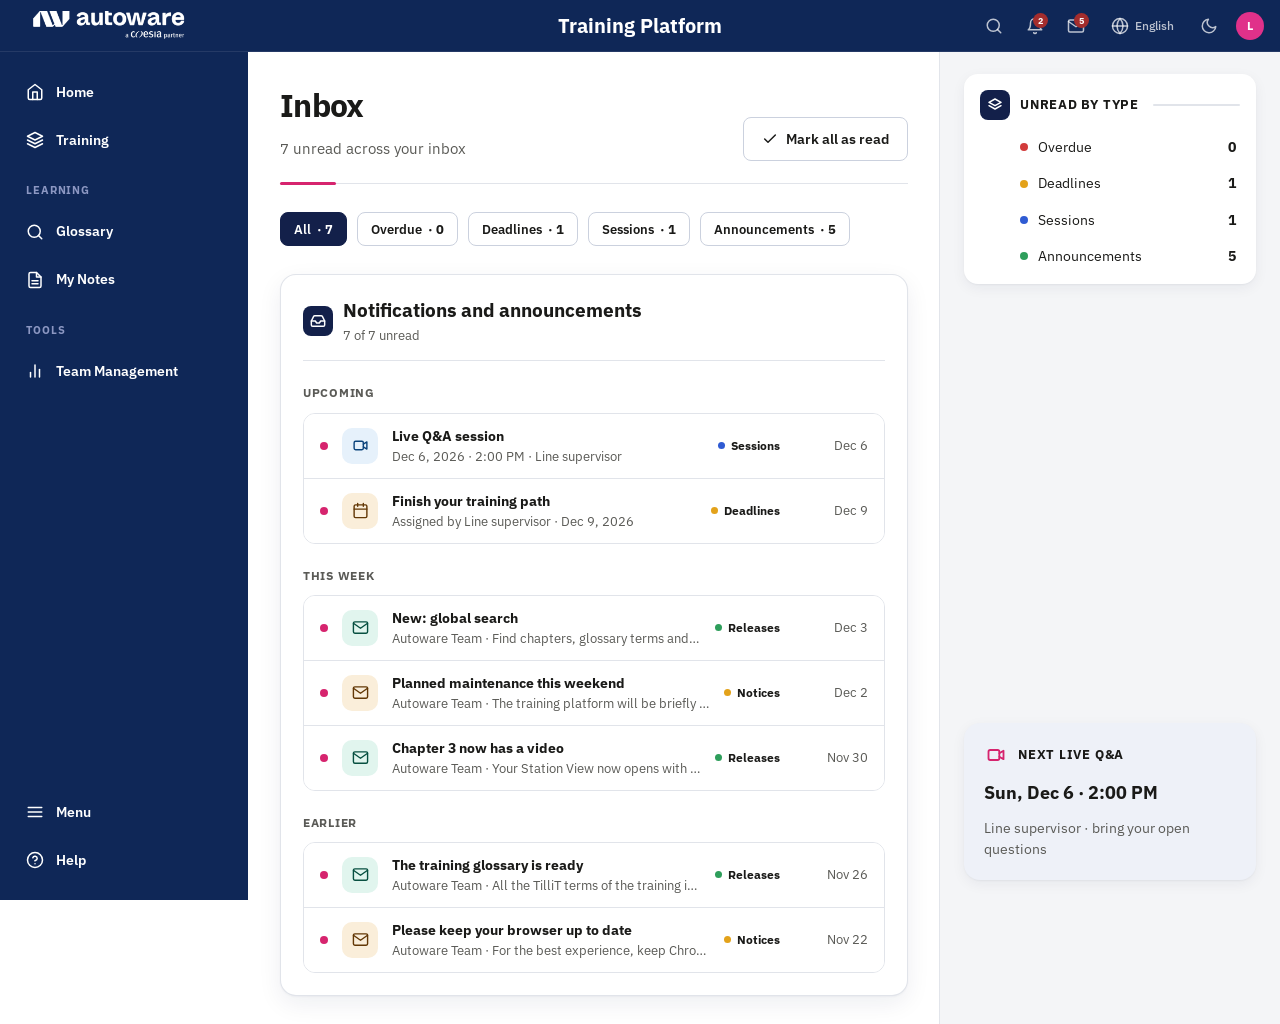
<file: inbox.html>
<!DOCTYPE html>
<html lang="en">
<head>
<meta charset="UTF-8">
<meta name="viewport" content="width=device-width, initial-scale=1.0">
<script>(function(){var t=localStorage.getItem('aw_theme');if(t==='dark')document.documentElement.setAttribute('data-theme','dark');})()</script>
<link rel="stylesheet" href="shared-r14.css?v=20261009a">
<script src="edition.js?v=202610161633"></script>
<script src="shared.js?v=20261016f"></script>
<script src="translations.js?v=20261016e"></script>
<script src="content.js?v=202610161633"></script>
<script src="pkx_translations.js?v=20261016f"></script>
<script src="glossary_data.js?t=63"></script>
<title data-i18n="title.inbox">Inbox · Training Platform</title>
<link rel="stylesheet" href="tema-2026.css?v=44">
</head>
<body>

<!-- legacy shell markup (hidden, replaced by renderChrome) -->
<div class="aw-topbar" id="mod-topbar" style="display:none"></div>
<!-- 15/10 (5B): Inbox nella grammatica di Glossary / My Notes — titolo + riga rosa, filtri a pastiglia,
     lista in una sezione con l'icona, colonna destra .pt-rail. Notifiche e annunci in una lista sola. Stili in tema-2026.css §Inbox. -->
<div class="h-wrap">
  <div class="h-main">

    <div class="pt-pagehd pt-pagehd-row">
      <div class="pt-grow">
        <h1 class="pt-h1" data-i18n="ibx.title">Inbox</h1>
        <p class="pt-lead" id="ibx-lead"></p>
      </div>
      <button class="ibx-markall" onclick="markAllRead()">
        <svg viewBox="0 0 24 24" fill="none" stroke="currentColor" stroke-width="2.2" stroke-linecap="round" stroke-linejoin="round"><polyline points="20 6 9 17 4 12"/></svg>
        <span data-i18n="ibx.markall">Mark all as read</span>
      </button>
    </div>

    <div class="ibx-pills" id="ibx-pills"></div>

    <section class="pt-lib">
      <div class="pt-lib-hd">
        <span class="pt-ic"><svg viewBox="0 0 24 24"><path d="M22 12h-6l-2 3h-4l-2-3H2"/><path d="M5.45 5.11L2 12v6a2 2 0 0 0 2 2h16a2 2 0 0 0 2-2v-6l-3.45-6.89A2 2 0 0 0 16.76 4H7.24a2 2 0 0 0-1.79 1.11z"/></svg></span>
        <div class="pt-grow"><h2 id="ibx-h2"></h2><div class="pt-lib-sub" id="ibx-shown"></div></div>
      </div>
      <div class="ibx-body" id="ibx-body"></div>
    </section>

  </div>
  <aside class="h-side pt-rail" id="pt-side"></aside>
</div>

<script>
var LANG = localStorage.getItem('aw_lang') || 'en';
var cur = 'all';          // filtro attivo
var activeItem = null;    // 'bell|id' o 'mail|id' quando è aperto il dettaglio

function tl(key, fb) {
  var dict = (window.T && window.T[LANG]) || (window.T && window.T.en) || {};
  return dict[key] !== undefined ? dict[key] : (fb !== undefined ? fb : key);
}
function esc(s) { return String(s == null ? '' : s).replace(/&/g,'&amp;').replace(/</g,'&lt;').replace(/>/g,'&gt;'); }

var IC = {
  deadlines: '<svg viewBox="0 0 24 24"><rect x="3" y="4" width="18" height="18" rx="2"/><path d="M16 2v4M8 2v4M3 10h18"/></svg>',
  video: '<svg viewBox="0 0 24 24"><rect x="3" y="6" width="13" height="12" rx="2"/><path d="M16 10l5-3v10l-5-3"/></svg>',
  mail: '<svg viewBox="0 0 24 24"><path d="M4 4h16a2 2 0 0 1 2 2v12a2 2 0 0 1-2 2H4a2 2 0 0 1-2-2V6a2 2 0 0 1 2-2z"/><path d="M22 6l-10 7L2 6"/></svg>',
  layers: '<svg viewBox="0 0 24 24"><path d="M12 3l9 5-9 5-9-5z"/><path d="M3 13l9 5 9-5"/></svg>',
  back: '<svg viewBox="0 0 24 24"><line x1="19" y1="12" x2="5" y2="12"/><polyline points="12 19 5 12 12 5"/></svg>',
  arrow: '<svg viewBox="0 0 24 24"><path d="M5 12h14"/><path d="M12 5l7 7-7 7"/></svg>',
  check: '<svg viewBox="0 0 24 24"><polyline points="20 6 9 17 4 12"/></svg>'
};

// ── Dati: notifiche (campanella) + annunci (busta) in una lista sola ──
function allItems() {
  var b = (window.awBuildNotifications ? awBuildNotifications() : []).map(function (x) { x.box = 'bell'; return x; });
  var m = (window.awBuildAnnouncements ? awBuildAnnouncements() : []).map(function (x) { x.box = 'mail'; return x; });
  return b.concat(m);
}
function isUnread(it) { return (window.awNotifReadIds ? awNotifReadIds(it.box) : []).indexOf(it.id) === -1; }
function dayDiff(it) {
  var t = new Date(); t.setHours(0, 0, 0, 0);
  if (it.date) { var d = new Date(it.date); d.setHours(0, 0, 0, 0); return Math.round((d - t) / 864e5); }
  return typeof it.daysAgo === 'number' ? -it.daysAgo : 0;
}
// data nel formato della lingua (giorno + mese; nel dettaglio anche l'anno)
function fmtDay(it, full) {
  var d = new Date(); d.setHours(0, 0, 0, 0); d.setDate(d.getDate() + dayDiff(it));
  var o = full ? { weekday: 'short', day: 'numeric', month: 'short', year: 'numeric' } : { day: 'numeric', month: 'short' };
  try { return d.toLocaleDateString(awLangCode(), o); } catch (e) { return d.toDateString(); }
}
function tagOf(it) {
  return it.category === 'overdue' ? tl('ibx.overdueby', '{n}d overdue').replace('{n}', -dayDiff(it)) : tl('notif.cat.' + it.category, it.category);
}
// chi manda: per le sessioni l'host è già nella riga (data · ora · host) → non si ripete
function whoOf(it) {
  if ((it.category === 'overdue' || it.category === 'assignment') && it.assignedBy) return tl('ibx.assignedby', 'Assigned by {who}').replace('{who}', it.assignedBy);
  if (it.box === 'mail') return tl('ibx.sender.dev', 'Autoware Team');
  return '';
}

var FILTERS = [
  { k: 'all',        t: 'notif.cat.all',        f: function () { return true; } },
  { k: 'overdue',    t: 'notif.cat.overdue',    f: function (x) { return x.category === 'overdue'; } },
  { k: 'assignment', t: 'notif.cat.assignment', f: function (x) { return x.category === 'assignment'; } },
  { k: 'session',    t: 'notif.cat.session',    f: function (x) { return x.category === 'session'; } },
  { k: 'mail',       t: 'notif.mail.title',     f: function (x) { return x.box === 'mail'; } }
];
var DOT = { overdue: '#D23B3B', assignment: '#E3A21A', session: '#2F5BD3', mail: '#2E9E5B' };
function filterOf(k) { return FILTERS.filter(function (f) { return f.k === k; })[0] || FILTERS[0]; }

window.setFilter = function (k) { cur = k; activeItem = null; render(); };
window.markAllRead = function () {
  if (window.awMarkAllNotifRead) { awMarkAllNotifRead('bell'); awMarkAllNotifRead('mail'); }
  render();
};
window.openDetail = function (box, id) {
  if (window.awMarkNotifRead) awMarkNotifRead(box, id);
  activeItem = box + '|' + id;
  render();
  window.scrollTo(0, 0);
};
window.closeDetail = function () { activeItem = null; render(); };

function rowHtml(it) {
  var u = isUnread(it), who = whoOf(it);
  return '<button type="button" class="ibx-row c-' + it.category + (u ? ' unread' : '') + '" onclick="openDetail(\'' + it.box + '\',\'' + it.id + '\')">'
    + '<span class="ibx-dot' + (u ? '' : ' off') + '"></span>'
    + '<span class="ibx-ic">' + (IC[it.icon] || IC.mail) + '</span>'
    + '<span class="ibx-tx"><span class="ibx-t">' + esc(it.title) + '</span>'
    + '<span class="ibx-s">' + esc((who ? who + ' \xB7 ' : '') + it.sub) + '</span></span>'
    + '<span class="ibx-tag">' + esc(tagOf(it)) + '</span>'
    + '<span class="ibx-date">' + esc(fmtDay(it)) + '</span>'
    + '</button>';
}

function detailHtml(it) {
  var who = whoOf(it), cta = '';
  if (it.box === 'bell' && it.href && it.href !== '#')
    cta = '<a class="ibx-cta" href="' + it.href + '">' + esc(tl(it.ctaKey || 'search.open')) + IC.arrow + '</a>';
  return '<div class="ibx-detail c-' + it.category + '">'
    + '<button type="button" class="ibx-back" onclick="closeDetail()">' + IC.back + esc(tl('ibx.back', 'Back')) + '</button>'
    + '<div class="ibx-detail-hd"><span class="ibx-ic">' + (IC[it.icon] || IC.mail) + '</span>'
    + '<div class="pt-grow"><div class="ibx-detail-t">' + esc(it.title) + '</div>'
    + '<div class="ibx-detail-meta"><span class="ibx-tag">' + esc(tagOf(it)) + '</span><span>' + esc(fmtDay(it, true)) + '</span>'
    + (who ? '<span>' + esc(who) + '</span>' : '') + '</div></div></div>'
    + '<p class="ibx-detail-body">' + esc(it.sub) + '</p>' + cta
    + '</div>';
}

function render() {
  var all = allItems(), unread = all.filter(isUnread);
  document.getElementById('ibx-lead').textContent = unread.length
    ? tl('ibx.hd.unread', '{n} unread across your inbox').replace('{n}', unread.length) : tl('ibx.allread', "You're all caught up");

  document.getElementById('ibx-pills').innerHTML = FILTERS.map(function (f) {
    return '<button type="button" class="ibx-pill' + (cur === f.k ? ' on' : '') + '" onclick="setFilter(\'' + f.k + '\')">'
      + esc(tl(f.t)) + ' <b>\xB7 ' + all.filter(f.f).length + '</b></button>';
  }).join('');

  var F = filterOf(cur), list = all.filter(F.f);
  document.getElementById('ibx-h2').textContent = cur === 'all' ? tl('ibx.sub', 'Notifications and announcements') : tl(F.t);
  document.getElementById('ibx-shown').textContent = tl('ibx.unreadof', '{n} of {total} unread')
    .replace('{n}', list.filter(isUnread).length).replace('{total}', list.length);

  var body = document.getElementById('ibx-body'), h = '';
  var open = activeItem && all.filter(function (x) { return x.box + '|' + x.id === activeItem; })[0];
  if (activeItem && !open) activeItem = null;
  if (open) {
    h = detailHtml(open);
  } else if (!list.length) {
    h = '<div class="ibx-empty">' + IC.mail + '<b>' + esc(tl('ibx.empty', 'Nothing here')) + '</b><span>' + esc(tl('ibx.empty.sub', 'Try a different category')) + '</span></div>';
  } else {
    if (!unread.length) h += '<div class="ibx-allread">' + IC.check + '<span><b>' + esc(tl('ibx.allread')) + '</b> \xB7 ' + esc(tl('ibx.allread.sub', '')) + '</span></div>';
    var B = { upcoming: [], today: [], week: [], earlier: [] };
    list.forEach(function (x) { var d = dayDiff(x); B[d > 0 ? 'upcoming' : d === 0 ? 'today' : d >= -6 ? 'week' : 'earlier'].push(x); });
    ['upcoming', 'today', 'week', 'earlier'].forEach(function (k) {
      if (!B[k].length) return;
      B[k].sort(function (a, b) { return k === 'upcoming' ? dayDiff(a) - dayDiff(b) : dayDiff(b) - dayDiff(a); });
      h += '<div class="ibx-grp">' + esc(k === 'today' ? tl('home.ag.today', 'Today') : tl('ibx.grp.' + k, k)) + '</div>'
        + '<div class="ibx-list">' + B[k].map(rowHtml).join('') + '</div>';
    });
  }
  body.innerHTML = h;
  renderSide(all);
}

// ── Colonna destra: non lette per tipo · prossima sessione live ──
function renderSide(all) {
  var side = document.getElementById('pt-side'); if (!side) return;
  var html = '<section class="pt-sec"><div class="pt-sec-hd"><span class="pt-ic">' + IC.layers + '</span><span class="pt-sec-t">'
    + esc(tl('ibx.side.unread', 'Unread by type')) + '</span><span class="pt-rule"></span></div><div class="pt-sec-bd">'
    + FILTERS.slice(1).map(function (f) {
        var n = all.filter(f.f).filter(isUnread).length;
        return '<a class="pt-count" href="#" onclick="setFilter(\'' + f.k + '\');return false;"><i style="background:' + DOT[f.k] + '"></i>'
          + '<span class="pt-grow">' + esc(tl(f.t)) + '</span><b>' + n + '</b></a>';
      }).join('')
    + '</div></section>';
  var ses = null; try { ses = (window.awLoadSessions ? awLoadSessions() : [])[0] || null; } catch (e) {}
  if (ses && ses.date)
    html += '<div class="pt-term"><div class="pt-sec-hd"><span class="pt-ic">' + IC.video + '</span><span class="pt-sec-t">'
      + esc(tl('notes.side.live', 'Next live Q&A')) + '</span></div><div class="pt-term-bd">'
      + '<span class="pt-term-name">' + esc(awFmtISO(ses.date, { weekday: 'short', day: 'numeric', month: 'short' })) + ' \xB7 ' + esc(awFmtTime(ses.time || '14:00')) + '</span>'
      + '<span class="pt-term-desc">' + (ses.host ? esc(awWho(ses.host)) + ' \xB7 ' : '') + esc(tl('notes.side.livesub', 'bring your open questions')) + '</span></div></div>';
  side.innerHTML = html;
}

window._onLangChange = function (lang) { LANG = lang; render(); };

// ── Init ── (?tab=mail&item=… dalle tendine della top bar)
applyLang(LANG);
renderChrome(null);
(function () {
  try {
    var p = new URLSearchParams(location.search), tab = p.get('tab'), item = p.get('item');
    if (tab === 'mail') cur = 'mail';
    if (item) {
      activeItem = (tab === 'mail' ? 'mail' : 'bell') + '|' + item;
      if (window.awMarkNotifRead) awMarkNotifRead(tab === 'mail' ? 'mail' : 'bell', item);
    }
  } catch (e) {}
})();
render();
</script>

</body>
</html>
</file>
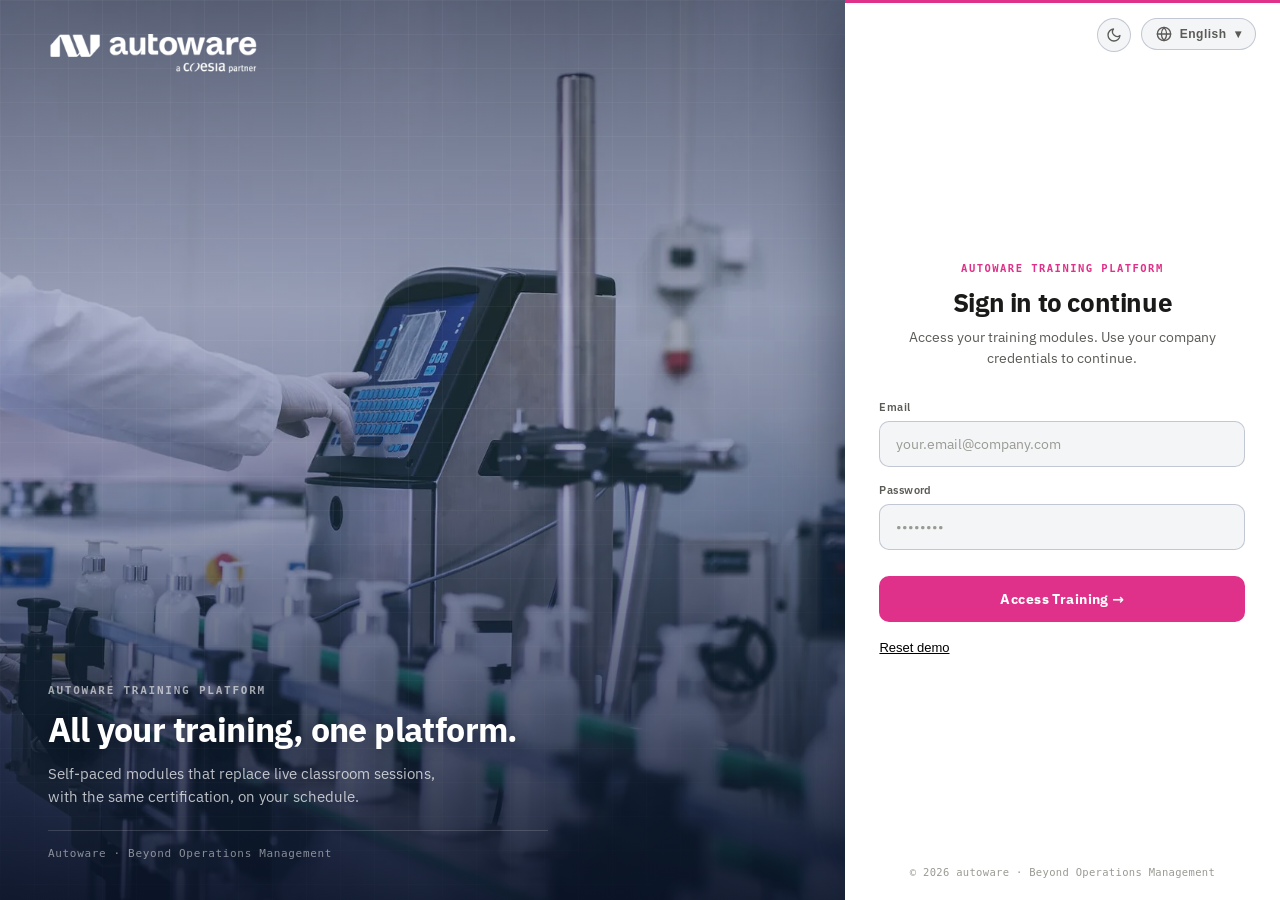
<file: login.html>
<!DOCTYPE html>
<html lang="en">
<head>
<meta charset="UTF-8">
<meta name="viewport" content="width=device-width, initial-scale=1.0">
<title data-i18n="title.login">autoware · Training Platform</title>
<script>(function(){var t=localStorage.getItem('aw_theme');if(t==='dark')document.documentElement.setAttribute('data-theme','dark');})()</script>
<style>
*,*::before,*::after{box-sizing:border-box;margin:0;padding:0}
/* font self-hosted (offline file://) — vedi shared.css per la definizione canonica */
@font-face{font-family:'IBM Plex Sans';font-style:normal;font-weight:400;font-display:swap;src:url('fonts/ibm-plex-sans-v23-latin-ext-regular.woff2') format('woff2')}
@font-face{font-family:'IBM Plex Sans';font-style:normal;font-weight:500;font-display:swap;src:url('fonts/ibm-plex-sans-v23-latin-ext-500.woff2') format('woff2')}
@font-face{font-family:'IBM Plex Sans';font-style:normal;font-weight:600;font-display:swap;src:url('fonts/ibm-plex-sans-v23-latin-ext-600.woff2') format('woff2')}
@font-face{font-family:'IBM Plex Sans';font-style:normal;font-weight:700;font-display:swap;src:url('fonts/ibm-plex-sans-v23-latin-ext-700.woff2') format('woff2')}
@font-face{font-family:'IBM Plex Sans Devanagari';font-style:normal;font-weight:400;font-display:swap;src:url('fonts/IBMPlexSansDevanagari-Regular.woff2') format('woff2');unicode-range:U+0900-097F,U+1CD0-1CF9,U+200C-200D,U+20A8,U+20B9,U+25CC,U+A830-A839,U+A8E0-A8FF}
@font-face{font-family:'IBM Plex Sans Devanagari';font-style:normal;font-weight:500;font-display:swap;src:url('fonts/IBMPlexSansDevanagari-Medium.woff2') format('woff2');unicode-range:U+0900-097F,U+1CD0-1CF9,U+200C-200D,U+20A8,U+20B9,U+25CC,U+A830-A839,U+A8E0-A8FF}
@font-face{font-family:'IBM Plex Sans Devanagari';font-style:normal;font-weight:600;font-display:swap;src:url('fonts/IBMPlexSansDevanagari-SemiBold.woff2') format('woff2');unicode-range:U+0900-097F,U+1CD0-1CF9,U+200C-200D,U+20A8,U+20B9,U+25CC,U+A830-A839,U+A8E0-A8FF}
@font-face{font-family:'IBM Plex Sans Devanagari';font-style:normal;font-weight:700;font-display:swap;src:url('fonts/IBMPlexSansDevanagari-Bold.woff2') format('woff2');unicode-range:U+0900-097F,U+1CD0-1CF9,U+200C-200D,U+20A8,U+20B9,U+25CC,U+A830-A839,U+A8E0-A8FF}

:root{
  --font:'IBM Plex Sans','IBM Plex Sans Devanagari','Noto Sans SC','PingFang SC','Microsoft YaHei',system-ui,sans-serif;
  --mono:ui-monospace,'SFMono-Regular','Consolas',monospace;
  --lg-navy:#0F2757;--lg-navy-2:#13294f;--lg-pink:#E0318A;
  --lg-bg:#fff;--lg-bg2:#f4f5f7;--lg-text:#1a1a18;--lg-text2:#5a5a56;--lg-text3:#9a9a94;
  --lg-border:rgba(15,39,87,.14);--lg-border2:rgba(15,39,87,.22);--lg-input-bg:#f4f5f7;
  --lg-red-l:#FCEBEB;--lg-red-d:#791F1F;--lg-red-bd:#e3a3a3;
  --lg-e3:0 10px 28px rgba(15,39,87,.16),0 18px 44px rgba(15,39,87,.12);
  /* stato di linea Cockpit (varianti brillanti, leggibili su navy) — colore = stato, mai decoro */
  --st-run:#26B981;--st-stop:#F26157;--st-starv:#E3A33A;--st-block:#4E93E6;
  /* accenti di brand Autoware (frecce pink+azzurro del sito) + oro "Golden Day"=traguardo.
     Costanti: vivono solo nel pannello navy, indipendenti dal tema. */
  --lg-blue:#4E9BE6;--lg-gold:#E6B45F;
}
[data-theme="dark"]{
  /* 15/10: grafite come il resto dell'app in scuro (tema-2026.css), non più blu-grigio */
  --lg-bg:#1B1F26;--lg-bg2:#161A20;--lg-text:#e4e8f0;--lg-text2:#8fa4c0;--lg-text3:#6b82a4;
  --lg-border:rgba(255,255,255,.12);--lg-border2:rgba(255,255,255,.20);--lg-input-bg:#161A20;
  --lg-red-l:#2c0e0e;--lg-red-d:#e89090;--lg-red-bd:rgba(232,144,144,.32);
  --lg-e3:0 8px 24px rgba(0,0,0,.44),0 16px 40px rgba(0,0,0,.36);
}
html,body{height:100%;font-family:var(--font)}
body{min-height:100vh;background:var(--lg-bg)}

.lg-shell{display:flex;min-height:100vh}

/* ══════════════════════════════════════════════════════════════════
   PANNELLO VISIVO (sinistra) — sempre navy: è il brand, non segue il tema.
   Ospita brand + una mini-board Cockpit "viva" (l'estetica quadro di comando).
   ══════════════════════════════════════════════════════════════════ */
.lg-visual{flex:1 1 auto;background:var(--lg-navy);position:relative;overflow:hidden;isolation:isolate;z-index:1;
  display:flex;flex-direction:column;padding:34px 48px 40px;color:#fff}
/* foto di brand (Variante A): riempie il pannello; degrada a navy se il file manca (onerror) */
.lg-photo{position:absolute;inset:0;width:100%;height:100%;object-fit:cover;object-position:center;z-index:0}
/* velo navy per leggibilità del testo bianco sopra la foto (scrim, non decoro) */
.lg-scrim{position:absolute;inset:0;z-index:1;pointer-events:none;
  background:linear-gradient(180deg,rgba(11,23,48,.62) 0%,rgba(15,39,87,.30) 34%,rgba(15,39,87,.44) 56%,rgba(9,19,40,.92) 100%)}
/* motivo grafico proprietario leggero — griglia 1px, niente gradienti decorativi */
.lg-visual::before{content:'';position:absolute;inset:0;pointer-events:none;z-index:2;
  background-image:linear-gradient(rgba(255,255,255,.04) 1px,transparent 1px),
    linear-gradient(90deg,rgba(255,255,255,.04) 1px,transparent 1px);
  background-size:34px 34px;
  -webkit-mask-image:radial-gradient(120% 120% at 30% 0%,#000 40%,transparent 100%);
          mask-image:radial-gradient(120% 120% at 30% 0%,#000 40%,transparent 100%)}

/* logo — stesso ritaglio del lockup usato in topbar (contenuto reale ~22% centrale del PNG) */
.lg-brand{position:relative;z-index:3;display:block;width:210px;height:41px;overflow:hidden;flex-shrink:0}
.lg-brand img{position:absolute;left:50%;top:50%;height:179px;width:auto;transform:translate(-50%,-50%);pointer-events:none}

/* hero ancorato in basso, stile editoriale sopra la foto */
.lg-visual-mid{position:relative;z-index:3;flex:1;display:flex;flex-direction:column;justify-content:flex-end;max-width:500px;margin-top:0}
.lg-eyebrow{font-family:var(--mono);font-size:11px;font-weight:600;letter-spacing:.16em;text-transform:uppercase;color:rgba(255,255,255,.6);margin-bottom:13px}
.lg-h1{font-size:34px;font-weight:700;line-height:1.16;letter-spacing:-.6px;margin-bottom:12px;text-shadow:0 2px 20px rgba(0,0,0,.35)}
.lg-p{font-size:14.5px;line-height:1.6;color:rgba(255,255,255,.72);margin-bottom:0;max-width:420px}
/* firma di brand, unica riga in fondo — al posto della vecchia banda affollata */
.lg-signoff{font-family:var(--mono);font-size:11px;letter-spacing:.06em;color:rgba(255,255,255,.5);
  margin-top:22px;padding-top:16px;border-top:1px solid rgba(255,255,255,.14)}

/* attributi piattaforma (chip) */
.lg-badges{display:flex;flex-wrap:wrap;gap:8px;margin-bottom:18px}
.lg-badge{font-family:var(--mono);font-size:10.5px;letter-spacing:.03em;color:rgba(255,255,255,.78);
  border:1px solid rgba(255,255,255,.16);border-radius:20px;padding:5px 12px 5px 10px;display:inline-flex;align-items:center;gap:7px}
.lg-badge::before{content:'';width:5px;height:5px;border-radius:50%;background:var(--lg-pink);flex-shrink:0}
/* i tre accenti in vetrina: azione(pink) · dati(azzurro) · traguardo(oro) */
.lg-badges .lg-badge:nth-child(2)::before{background:var(--lg-blue)}
.lg-badges .lg-badge:nth-child(3)::before{background:var(--lg-gold)}

/* watermark del marchio AW — texture di brand, non decoro casuale */
.lg-wm{position:absolute;right:-56px;bottom:-40px;width:440px;height:auto;opacity:.05;pointer-events:none;z-index:0}
.lg-wm path{fill:#fff}

/* banda di contesto Autoware (in fondo al pannello) */
.lg-context{position:relative;z-index:3;margin-top:16px;padding-top:14px;border-top:1px solid rgba(255,255,255,.1)}
.lg-ctx-brand{display:flex;align-items:center;gap:10px;margin-bottom:6px}
.lg-ctx-brand .lg-ctx-mark{width:24px;height:auto;flex-shrink:0}
.lg-ctx-brand .lg-ctx-mark path{fill:#fff}
.lg-ctx-brand span{font-size:12.5px;font-weight:600;color:rgba(255,255,255,.82);letter-spacing:.02em}
.lg-ctx-sub{font-size:12px;color:rgba(255,255,255,.44);line-height:1.5;max-width:392px}

/* ── firma di piattaforma: percorso di certificazione (animato, course-agnostic) ── */
.lg-journey{background:var(--lg-navy-2);border:1px solid rgba(255,255,255,.08);border-radius:14px;
  padding:14px 18px 15px;box-shadow:0 22px 54px rgba(0,0,0,.34)}
.lg-journey-top{font-family:var(--mono);font-size:10px;letter-spacing:.14em;text-transform:uppercase;
  color:rgba(255,255,255,.5);margin-bottom:14px;display:flex;align-items:center;gap:8px}
.lg-journey-top i{width:6px;height:6px;border-radius:50%;background:var(--lg-gold);flex-shrink:0}
.lg-steps{position:relative}
.lg-steps::before{content:'';position:absolute;left:12px;top:13px;bottom:13px;width:2px;background:rgba(255,255,255,.13)}
.lg-steps-fill{position:absolute;left:12px;top:13px;width:2px;height:0;background:var(--lg-blue);transition:height .5s ease;border-radius:2px}
.lg-step{position:relative;z-index:1;display:flex;align-items:center;gap:14px;padding:6px 0}
.lg-step-mk{width:26px;height:26px;flex-shrink:0;border-radius:50%;border:2px solid rgba(255,255,255,.16);
  background:var(--lg-navy-2);color:transparent;display:flex;align-items:center;justify-content:center;position:relative;
  transition:border-color .4s,background .4s,box-shadow .4s,transform .4s}
.lg-step-mk svg{width:13px;height:13px;opacity:0;transition:opacity .3s}
.lg-step-lbl{font-size:13.5px;font-weight:600;color:rgba(255,255,255,.5);transition:color .4s}
/* stato: done (superato) */
.lg-step.done .lg-step-mk{border-color:var(--lg-blue);background:var(--lg-blue);color:#fff}
.lg-step.done .lg-step-mk svg{opacity:1}
.lg-step.done .lg-step-lbl{color:rgba(255,255,255,.9)}
/* stato: active (corrente) — il pink si guadagna sul progresso dell'utente */
.lg-step.active .lg-step-mk{border-color:var(--lg-pink);box-shadow:0 0 0 5px rgba(224,49,138,.18)}
.lg-step.active .lg-step-mk::after{content:'';width:9px;height:9px;border-radius:50%;background:var(--lg-pink);animation:lgpulse 1.6s infinite}
.lg-step.active .lg-step-lbl{color:#fff;font-weight:700}
/* ultimo step = certificazione: quando raggiunto, il sigillo si "timbra" in pink */
.lg-step.cert.done .lg-step-mk{border-color:var(--lg-gold);background:var(--lg-gold);color:var(--lg-navy);animation:lgstamp .5s ease}

.lg-visual-foot{position:relative;z-index:1;font-family:var(--mono);font-size:10.5px;color:rgba(255,255,255,.3);letter-spacing:.06em;margin-top:24px}

/* ══════════════════════════════════════════════════════════════════
   PANNELLO FORM (destra) — theme-aware, come il resto del prodotto.
   Il brand è portato dal pannello sinistro: qui niente logo (no doppione).
   ══════════════════════════════════════════════════════════════════ */
.lg-formside{flex:0 0 clamp(360px,34%,460px);display:flex;flex-direction:column;min-width:0;position:relative;z-index:2;
  background:var(--lg-bg);box-shadow:-26px 0 60px -22px rgba(9,19,40,.5)}
.lg-formside::before{content:'';position:absolute;top:0;left:0;right:0;height:3px;background:var(--lg-pink)}
.lg-topbar{display:flex;justify-content:flex-end;gap:10px;padding:18px 24px 0}
.lg-formwrap{flex:1;display:flex;align-items:center;justify-content:center;padding:24px}
.lg-card{width:100%;max-width:366px}

.card-label{font-family:var(--mono);font-size:10.5px;font-weight:600;letter-spacing:.14em;text-transform:uppercase;color:var(--lg-pink);text-align:center;margin-bottom:12px}
.card-title{font-size:26px;font-weight:700;color:var(--lg-text);text-align:center;margin-bottom:8px;line-height:1.25;letter-spacing:-.4px}
.card-sub{font-size:13.5px;color:var(--lg-text2);text-align:center;margin-bottom:30px;line-height:1.6}

.field{margin-bottom:16px}
.field label{display:block;font-size:11px;font-weight:600;color:var(--lg-text2);margin-bottom:7px;letter-spacing:.04em;transition:color .18s}
.field:focus-within label{color:var(--lg-pink)}
.field input{width:100%;padding:13px 16px;background:var(--lg-input-bg);border:1px solid var(--lg-border2);border-radius:10px;
  font-size:14px;color:var(--lg-text);font-family:var(--font);outline:none;transition:border-color .18s,background .18s,box-shadow .18s}
.field input::placeholder{color:var(--lg-text3)}
.field input:hover{border-color:var(--lg-pink)}
.field input:focus{border-color:var(--lg-pink);background:var(--lg-bg);box-shadow:0 0 0 3px var(--lg-pink);box-shadow:0 0 0 3px color-mix(in srgb,var(--lg-pink) 18%,transparent)}

.btn{width:100%;margin-top:10px;padding:14px;border:none;border-radius:10px;background:var(--lg-pink);color:#fff;
  font-size:14px;font-weight:700;font-family:var(--font);cursor:pointer;letter-spacing:.03em;
  transition:background .18s,box-shadow .18s,transform .12s}
.btn:hover{box-shadow:0 8px 22px rgba(224,49,138,.32);transform:translateY(-1px)}
.btn:active{transform:translateY(0);box-shadow:0 3px 10px rgba(224,49,138,.28)}
.btn:focus-visible{outline:none;box-shadow:0 0 0 3px var(--lg-bg),0 0 0 5px var(--lg-pink)}

.error{display:none;margin-top:12px;padding:10px 14px;background:var(--lg-red-l);border:1px solid var(--lg-red-bd);
  border-radius:8px;font-size:12px;color:var(--lg-red-d);text-align:center}

.footer-txt{font-family:var(--mono);font-size:10.5px;color:var(--lg-text3);text-align:center;padding:0 24px 22px;letter-spacing:.03em}

/* controlli tema/lingua — sul pannello form, quindi theme-aware */
[data-theme-btn]{display:flex;align-items:center;justify-content:center;width:34px;height:34px;border-radius:50%;
  border:1px solid var(--lg-border2);background:var(--lg-bg2);color:var(--lg-text2);cursor:pointer;transition:background .2s,border-color .2s}
[data-theme-btn]:hover{background:var(--lg-border);border-color:var(--lg-pink);color:var(--lg-pink)}
[data-lang-menu]{position:relative;font-family:var(--font)}
[data-lang-menu]>button{display:flex;align-items:center;gap:8px;padding:7px 14px;border-radius:20px;border:1px solid var(--lg-border2);
  background:var(--lg-bg2);color:var(--lg-text2);font-size:12px;font-weight:600;cursor:pointer;transition:background .2s,border-color .2s;letter-spacing:.04em}
[data-lang-menu]>button:hover{background:var(--lg-border);border-color:var(--lg-pink)}
[data-lang-menu]>div{display:none;position:absolute;right:0;top:calc(100% + 6px);min-width:150px;background:var(--lg-bg);
  border:1px solid var(--lg-border2);border-radius:12px;overflow:hidden;box-shadow:var(--lg-e3);z-index:30}
[data-lang-menu] a{display:flex;align-items:center;gap:10px;padding:11px 16px;color:var(--lg-text2);font-size:13px;
  font-weight:500;text-decoration:none;transition:background .15s}
[data-lang-menu] a:hover{background:var(--lg-border)}
[data-lang-menu] a.cur{background:var(--lg-border);color:var(--lg-text);font-weight:700}

/* ── entrata in sequenza (reveal), disattivata con reduced-motion ── */
@keyframes lgpulse{0%,100%{opacity:1;transform:scale(1)}50%{opacity:.4;transform:scale(.82)}}
@keyframes lgstamp{0%{transform:scale(.4);opacity:.3}60%{transform:scale(1.14)}100%{transform:scale(1);opacity:1}}
@keyframes lgUp{from{opacity:0;transform:translateY(10px)}to{opacity:1;transform:translateY(0)}}
.rv{opacity:0;animation:lgUp .5s cubic-bezier(.2,.7,.3,1) forwards}
.rv-1{animation-delay:.05s}.rv-2{animation-delay:.13s}.rv-3{animation-delay:.21s}
.rv-4{animation-delay:.29s}.rv-5{animation-delay:.37s}.rv-6{animation-delay:.45s}
@media(prefers-reduced-motion:reduce){
  .rv{opacity:1;animation:none}
  .lg-step.active .lg-step-mk::after{animation:none!important}
  .lg-step.cert.done .lg-step-mk{animation:none!important}
}

@media(max-width:880px){
  .lg-shell{flex-direction:column}
  .lg-visual{flex:none;max-width:none;width:100%;min-height:150px;padding:20px 24px}
  .lg-visual-mid{display:none}
  .lg-formside{flex:1 1 auto;box-shadow:none}
}
</style>
<script src="edition.js?v=202610161633"></script>
<script src="shared.js?v=20261016f"></script>
<script src="translations.js?v=20261016e"></script>
<script src="content.js?v=202610161633"></script>
</head>
<body>

<div class="lg-shell">

  <!-- ══ Pannello visivo (livello piattaforma ATP): brand Autoware + firma percorso ══ -->
  <div class="lg-visual">
    <!-- foto di brand: login-bg.webp = foto della linea SENZA marchi (15/10: la .png ha le bottiglie col marchio del cliente).
         Se il file manca, onerror la rimuove e il pannello resta navy (fallback pulito). -->
    <img class="lg-photo" src="login-bg.webp" alt="" aria-hidden="true" onerror="this.remove()">
    <div class="lg-scrim"></div>
    <a class="lg-brand" href="login.html" aria-label="autoware">
      <img src="logo-full-negative.png?t=57" alt="autoware">
    </a>

    <div class="lg-visual-mid">
      <div class="lg-eyebrow rv rv-1" data-i18n="login.program">Autoware Training Platform</div>
      <h1 class="lg-h1 rv rv-2" data-i18n="login.hero.h1">All your training, one platform.</h1>
      <p class="lg-p rv rv-3" data-i18n="login.hero.sub">Self-paced modules that replace live classroom sessions, with the same certification, on your schedule.</p>

      <div class="lg-signoff rv rv-4">Autoware · Beyond Operations Management</div>
    </div>

  </div>

  <!-- ══ Pannello form ══ -->
  <div class="lg-formside">
    <div class="lg-topbar">
      <button data-theme-btn onclick="applyTheme(document.documentElement.getAttribute('data-theme')==='dark'?'light':'dark')" title="Toggle dark mode" aria-label="Toggle dark mode">
        <svg width="16" height="16" viewBox="0 0 24 24" fill="none" stroke="currentColor" stroke-width="2" stroke-linecap="round" stroke-linejoin="round"><path d="M21 12.79A9 9 0 1 1 11.21 3 7 7 0 0 0 21 12.79z"/></svg>
      </button>
      <div data-lang-menu>
        <button onclick="var m=this.nextElementSibling;m.style.display=m.style.display==='block'?'none':'block'">
          <svg width="16" height="16" viewBox="0 0 24 24" fill="none" stroke="currentColor" stroke-width="2" stroke-linecap="round" stroke-linejoin="round"><circle cx="12" cy="12" r="10"/><line x1="2" y1="12" x2="22" y2="12"/><path d="M12 2a15.3 15.3 0 0 1 4 10 15.3 15.3 0 0 1-4 10 15.3 15.3 0 0 1-4-10 15.3 15.3 0 0 1 4-10z"/></svg>
          <span data-lang-btn>EN</span> &#9662;
        </button>
        <div id="lg-lang-opts">
          <a data-lang="en" onclick="setLoginLang('en');return false;" href="#">English</a>
          <a data-lang="it" onclick="setLoginLang('it');return false;" href="#">Italiano</a>
          <a data-lang="da" onclick="setLoginLang('da');return false;" href="#">Dansk</a>
          <a data-lang="zh" onclick="setLoginLang('zh');return false;" href="#">中文</a>
          <a data-lang="nl" onclick="setLoginLang('nl');return false;" href="#">Nederlands</a>
        </div>
        <script>// 08/10: le voci vengono dalle lingue dell'edizione (fiera: en/it/es/pt-BR/hi); laboratorio: le stesse 5 di sopra.
        (function () { var b = document.getElementById('lg-lang-opts'); if (!b || !window.awLangList) return;
          b.innerHTML = awLangList().map(function (l) { return '<a data-lang="' + l + '" onclick="setLoginLang(\'' + l + '\');return false;" href="#">' + (AW_LANGS[l] || l) + '</a>'; }).join(''); })();</script>
      </div>
    </div>

    <div class="lg-formwrap">
      <div class="lg-card">
        <div class="card-label rv rv-1" data-i18n="login.program">Autoware Training Platform</div>
        <div class="card-title rv rv-2" data-i18n="login.mock.signin">Sign in to continue</div>
        <div class="card-sub rv rv-3" data-i18n="login.desc">Access your training modules. Use your company credentials to continue.</div>

        <div class="field rv rv-4">
          <label data-i18n="login.lbl.email">Email</label>
          <input type="email" id="email" placeholder="you@company.com" autocomplete="email" data-i18n-attr="placeholder:login.ph.email">
        </div>
        <div class="field rv rv-5">
          <label data-i18n="login.lbl.password">Password</label>
          <input type="password" id="password" placeholder="••••••••" autocomplete="current-password">
        </div>

        <button class="btn rv rv-6" onclick="doLogin()" data-i18n="login.btn">Access Training →</button>
        <div class="error" id="error-msg" data-i18n="login.error">Incorrect email or password. Please try again.</div>
        <div id="ed-extra"></div>
      </div>
    </div>

    <div class="footer-txt">© <span id="yr"></span> autoware · Beyond Operations Management</div>
  </div>

</div>

<script>
function doLogin(){
  const email = document.getElementById('email').value.trim();
  const password = document.getElementById('password').value;
  const err = document.getElementById('error-msg');

  if(!email || !password){
    err.textContent = (typeof T!=='undefined'&&T[LANG]&&T[LANG]['login.error.empty'])||'Please enter your email and password.';
    err.style.display = 'block';
    return;
  }
  // Finta autenticazione - qualsiasi credenziale valida entra
  if(email.indexOf('@') === -1){
    err.textContent = (typeof T!=='undefined'&&T[LANG]&&T[LANG]['login.error.email'])||'Please enter a valid email address.';
    err.style.display = 'block';
    return;
  }
  err.style.display = 'none';

  // ── Fresh start: se entra una mail DIVERSA da quella salvata (o è il primo accesso),
  //    azzera il progresso di apprendimento → la MVP riparte "mai usata".
  //    Le preferenze (lingua/tema) e i dati demo del manager (siti/utenti/assegnazioni)
  //    NON vengono toccati.
  try {
    var prevEmail = '';
    var prevRaw = localStorage.getItem('aw_user');
    if (prevRaw) { try { prevEmail = (JSON.parse(prevRaw) || {}).email || ''; } catch (e) {} }
    if (prevEmail.toLowerCase() !== email.toLowerCase()) {
      var PROGRESS_KEYS = ['aw_progress','aw_progress_at','aw_quiz_score','aw_sect','aw_notes','aw_gloss_fav','aw_notif_read','aw_mail_read','aw_sb_collapsed'];
      PROGRESS_KEYS.forEach(function(k){ localStorage.removeItem(k); });
      // anche eventuali chiavi legacy per-modulo aw_mod_XX
      Object.keys(localStorage).forEach(function(k){ if(/^aw_mod_/.test(k)) localStorage.removeItem(k); });
    }
  } catch (e) {}

  // Deriva nome + iniziali dall'email (es. giulia.anfossi@autoware.it → "Giulia Anfossi", "GA")
  // e li salva per la sessione. In produzione questi dati arriveranno dall'autenticazione.
  try {
    var local = email.split('@')[0];
    var parts = local.split(/[._\-]+/).filter(Boolean);
    var name = parts.map(function(p){ return p.charAt(0).toUpperCase() + p.slice(1); }).join(' ');
    var initials = (parts.slice(0, 2).map(function(p){ return p.charAt(0).toUpperCase(); }).join('')) || name.charAt(0).toUpperCase();
    localStorage.setItem('aw_user', JSON.stringify({ name: name, initials: initials, email: email }));
  } catch (e) {}
  // Edizione demo: il profilo scelto decide cosa si vede (awIsConfigurator in shared.js).
  if (window.AW_EDITION) {
    var pSel = document.querySelector('input[name="ed-profile"]:checked');
    try { localStorage.setItem('aw_profile', pSel ? pSel.value : 'learner'); } catch (e) {}
  }
  // Redirect to training
  window.location.href='index.html';
}

// Edizione demo (edition.js): scelta del profilo, se l'edizione ne ha più di uno, e "Ripristina demo".
// Nel laboratorio (nessun edition.js) non compare niente.
(function () {
  var E = window.AW_EDITION, box = document.getElementById('ed-extra');
  if (!E || !box) return;
  var h = '';
  if ((E.profiles || []).length > 1) {
    var LBL = { learner: 'Learner & manager', admin: 'Admin (content editor)' };
    h += '<div style="margin-top:18px;font-size:13px;color:var(--text2)">Sign in as</div><div style="display:flex;gap:16px;margin-top:6px;font-size:14px">'
      + E.profiles.map(function (p, i) {
          return '<label style="display:flex;align-items:center;gap:6px;cursor:pointer"><input type="radio" name="ed-profile" value="' + p + '"' + (i ? '' : ' checked') + '>' + (LBL[p] || p) + '</label>';
        }).join('') + '</div>';
  }
  // 09/10: testo e conferma tradotti (ed.reset / ed.reset.confirm in translations.js).
  h += '<button type="button" data-i18n="ed.reset" onclick="if(confirm((T[localStorage.getItem(\'aw_lang\')]||T.en)[\'ed.reset.confirm\']||T.en[\'ed.reset.confirm\'])){awResetDemo();location.reload();}" '
    + 'style="margin-top:18px;background:none;border:none;padding:0;color:var(--text2);font-size:13px;text-decoration:underline;cursor:pointer">Reset demo</button>';
  box.innerHTML = h;
})();

// Enter key support
document.addEventListener('keydown', function(e){
  if(e.key === 'Enter') doLogin();
});
document.getElementById('yr').textContent = new Date().getFullYear();
</script>

<script>
document.addEventListener('click',function(e){document.querySelectorAll('[data-lang-menu]').forEach(function(m){if(!m.contains(e.target))m.querySelector('div').style.display='none';});});
function markCurLang(lang){
  document.querySelectorAll('[data-lang-menu] a').forEach(function(a){a.classList.toggle('cur', a.getAttribute('data-lang')===lang)});
}
function setLoginLang(lang){
  localStorage.setItem('aw_lang', lang);
  applyLang(lang);
  markCurLang(lang);
}
</script>

<script>
// ── Percorso di certificazione "vivo": avanza di step, riempie la linea, timbra il sigillo ──
(function(){
  var steps = [].slice.call(document.querySelectorAll('#lgJourney .lg-step'));
  var fill  = document.getElementById('lgFill');
  var cont  = document.querySelector('#lgJourney .lg-steps');
  if(!steps.length || !fill || !cont) return;
  var n = steps.length;
  function render(active){
    steps.forEach(function(st, idx){
      var done = idx < active || (idx === active && idx === n-1);   // l'ultimo (certificato) è "done" appena raggiunto
      st.classList.toggle('done', done);
      st.classList.toggle('active', idx === active && idx < n-1);
    });
    var frac = n > 1 ? active/(n-1) : 0;
    fill.style.height = (frac * Math.max(0, cont.clientHeight - 26)) + 'px';
  }
  var reduce = window.matchMedia && window.matchMedia('(prefers-reduced-motion:reduce)').matches;
  if(reduce){ render(n-1); return; }        // niente moto: percorso completo, statico
  var a = 0, to;
  (function stepOn(){
    render(a);
    var last = (a === n-1);
    to = setTimeout(function(){ a = last ? 0 : a+1; stepOn(); }, last ? 2200 : 1100);
  })();
  window.addEventListener('pagehide', function(){ clearTimeout(to); });
})();
</script>

<script>
var LANG = localStorage.getItem('aw_lang') || 'en';
applyLang(LANG);
markCurLang(LANG);
// sincronizza l'icona del toggle tema con lo stato corrente (prima restava sulla luna)
applyTheme(localStorage.getItem('aw_theme') === 'dark' ? 'dark' : 'light');
</script>
</body>
</html>
</file>
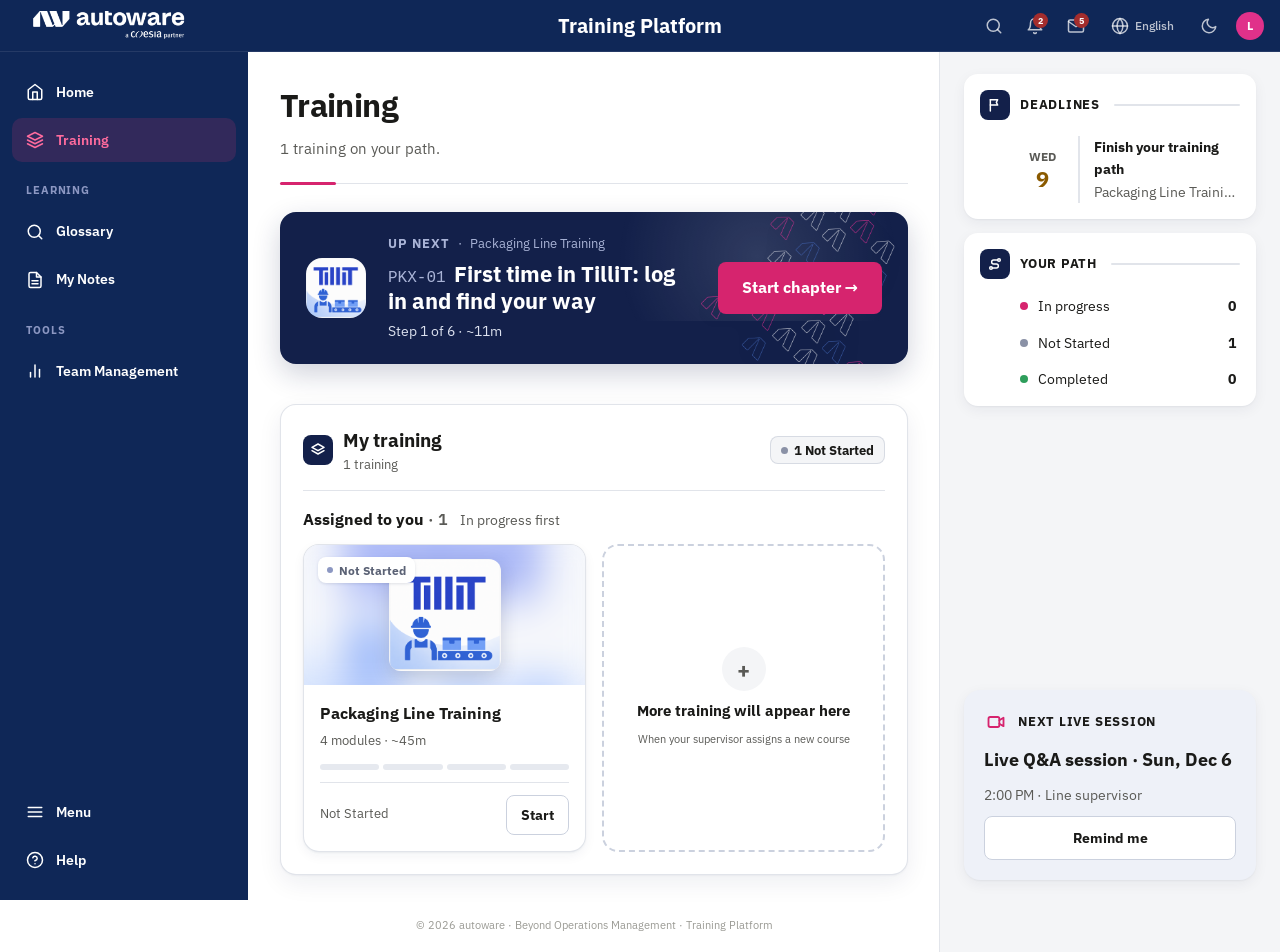
<file: modules.html>
<!DOCTYPE html>
<html lang="en">
<head>
<meta charset="UTF-8">
<meta name="viewport" content="width=device-width, initial-scale=1.0">
<script>(function(){var t=localStorage.getItem('aw_theme');if(t==='dark')document.documentElement.setAttribute('data-theme','dark');})()</script>
<link rel="stylesheet" href="shared-r14.css?v=20261009a">
<script src="edition.js?v=202610161633"></script>
<script src="shared.js?v=20261016f"></script>
<script src="translations.js?v=20261016e"></script>
<script src="content.js?v=202610161633"></script>
<script src="pkx_translations.js?v=20261016f"></script>
<script src="pkx_video.js?v=20261016f"></script>
<script src="glossary_data.js?t=63"></script>
<title data-i18n="title.modules">Modules · Training Platform</title>
<style>
/* ── Sidebar toggle (identical to glossary/notes/dashboard) ── */
.layout{transition:grid-template-columns .26s cubic-bezier(.4,0,.2,1)}
.sidebar{transition:opacity .2s ease}
body.sb-collapsed .layout{grid-template-columns:0 1fr}
body.sb-collapsed .sidebar{min-width:0;width:0;padding-left:0;padding-right:0;opacity:0;overflow:hidden;pointer-events:none;border-right:none}
.sb-toggle{width:30px;height:30px;border-radius:var(--rsm);border:1px solid rgba(255,255,255,.18);background:transparent;color:rgba(255,255,255,.62);cursor:pointer;display:flex;align-items:center;justify-content:center;flex-shrink:0;transition:background .15s,color .15s}
.sb-toggle:hover{background:rgba(255,255,255,.09);color:#fff}
.sb-toggle:active{transform:translateY(1px)}
.sb-toggle svg{width:16px;height:16px;transition:transform .26s cubic-bezier(.4,0,.2,1)}
body.sb-collapsed .sb-toggle svg{transform:rotate(180deg)}

/* ── Wrapper ── */
.mc-wrap{max-width:1600px}
.mc-back::before{content:'\2190\00a0'}  /* ← arrow, survives applyLang text swap */
.mc-cols{display:grid;grid-template-columns:minmax(0,1fr) 280px;gap:30px;align-items:start}
.mc-left{min-width:0}
@media(max-width:1024px){.mc-cols{grid-template-columns:1fr}.mc-rail{display:none}}

/* ════════════════════ TRAINING LIBRARY (framed, tinted panel) ════════════════════ */
.lib-panel{
  position:relative;
  background:var(--aw-navy);            /* navy Autoware pieno → le card bianche risaltano */
  border:.5px solid var(--aw-navy);
  border-radius:14px;
  box-shadow:var(--e3);
  padding:15px 16px 14px;
  margin-bottom:18px;
  overflow:hidden;
}
.lib-panel::before{                     /* filetto fucsia accento in cima */
  content:'';position:absolute;top:0;left:0;right:0;height:3px;background:#E91E8C;
}
.lib-head{display:flex;align-items:center;justify-content:space-between;gap:14px;flex-wrap:wrap;margin-bottom:11px}
.lib-h-l{display:flex;align-items:center;gap:10px;min-width:0}
.lib-h-ico{width:30px;height:30px;border-radius:8px;flex-shrink:0;background:#E91E8C;display:flex;align-items:center;justify-content:center}
.lib-h-ico svg{width:15px;height:15px;stroke:#fff;fill:none;stroke-width:2;stroke-linecap:round;stroke-linejoin:round}
.lib-h-title{font-size:18px;font-weight:var(--fw-b);color:#fff;letter-spacing:-.2px;line-height:1.15}
.lib-h-sub{font-size:var(--fs-xs);color:rgba(255,255,255,.66);margin-top:1px}
.lib-h-count{font-size:var(--fs-xs);font-weight:var(--fw-sb);color:rgba(255,255,255,.7);white-space:nowrap;font-variant-numeric:tabular-nums;font-family:var(--font-mono)}

/* filters (rendered only when more than one training exists) */
.lib-filters{display:flex;flex-wrap:wrap;gap:7px;margin-bottom:14px}
.lib-fil{padding:5px 12px;border-radius:20px;font-size:var(--fs-xs);font-weight:var(--fw-med);border:.5px solid rgba(255,255,255,.24);background:rgba(255,255,255,.08);color:rgba(255,255,255,.82);cursor:pointer;transition:background .12s,color .12s,border-color .12s;user-select:none;white-space:nowrap}
.lib-fil:hover{border-color:rgba(255,255,255,.5);color:#fff}
.lib-fil.active{background:#E91E8C;color:#fff;border-color:#E91E8C;font-weight:var(--fw-sb)}
.lib-fil-n{opacity:.6;margin-left:5px;font-variant-numeric:tabular-nums;font-family:var(--font-mono)}

/* card list — flex row, fixed 180px cards */
.lib-grid{display:flex;flex-wrap:wrap;gap:12px}

.lib-card{width:184px;flex-shrink:0;display:flex;flex-direction:column;border:.5px solid var(--border);border-radius:12px;overflow:hidden;background:var(--bg);box-shadow:var(--e1);opacity:.68;cursor:pointer;transition:box-shadow .16s,transform .16s,opacity .16s}
.lib-card:hover{box-shadow:var(--e3);transform:translateY(-3px);opacity:1}
/* SELEZIONATO: pieno, sollevato, anello fucsia luminoso */
.lib-card.active{opacity:1;transform:translateY(-3px);border-color:#E91E8C;box-shadow:0 0 0 3px rgba(233,30,140,.9),0 0 18px 2px rgba(233,30,140,.35),var(--e3)}
.lib-card.active .lib-cover{background:#fff}
.lib-card.soon{opacity:.4;cursor:default}
.lib-card.soon:hover{transform:none;box-shadow:var(--e1);opacity:.4}
/* striscia colorata per traccia in cima alla card */
.lib-card::before{content:'';display:block;height:4px;background:var(--aw-navy);flex-shrink:0}
.lib-card[data-track="tillit-su"]::before{background:#E91E8C}
.lib-card.soon::before{background:var(--border2)}

/* header */
.lib-cover{position:relative;height:150px;display:flex;flex-direction:column;align-items:center;justify-content:center;gap:4px;background:#F5F6F8;overflow:hidden}
.lib-card[data-track="tillit-su"] .lib-cover{background:#FDF2F8}
/* role badge (Operator / Superuser) — distinguishes the two TilliT tracks */
.lib-role{position:absolute;top:7px;right:7px;display:inline-flex;align-items:center;gap:4px;padding:3px 8px 3px 6px;border-radius:20px;font-size:9px;font-weight:var(--fw-sb);letter-spacing:.02em;background:var(--aw-navy);color:#fff;line-height:1}
.lib-role svg{width:11px;height:11px;stroke:#fff;fill:none;stroke-width:2;stroke-linecap:round;stroke-linejoin:round;flex-shrink:0}
.lib-role[data-role="tillit-su"]{background:#E91E8C}
.lib-cover-logo{position:absolute;inset:0;width:100%;height:100%;object-fit:cover}
.lib-card.soon .lib-cover{background:#E5E7EB}
.lib-cover-plus{color:#9CA3AF;font-size:28px;line-height:1}

/* body */
.lib-body{display:flex;flex-direction:column;padding:12px;flex:1}
.lib-name{font-size:12px;font-weight:500;color:var(--text);line-height:1.3;margin-bottom:2px}
.lib-meta{font-size:10px;color:var(--text2);margin-bottom:8px;line-height:1.3}
.lib-card.soon .lib-name,.lib-card.soon .lib-meta{color:#9CA3AF}
.lib-bar{height:3px;border-radius:2px;background:#F3F4F6;overflow:hidden}
.lib-bar-fill{height:100%;border-radius:2px;background:#E91E8C;transition:width .4s}
.lib-prog-lbl{font-size:10px;font-weight:500;color:#E91E8C;margin-top:5px;font-family:var(--font-mono)}

@media(max-width:480px){.lib-card{width:calc(50% - 6px)}}

/* ── Modules subsection title (smaller than the page H1 we use elsewhere) ── */
.mods-lead{display:flex;align-items:center;gap:11px;margin-bottom:13px}
.mods-lead-t{font-size:17px;font-weight:var(--fw-b);color:var(--text);letter-spacing:-.2px;white-space:nowrap}
.mods-lead-ctx{font-size:var(--fs-xs);color:var(--text3);white-space:nowrap}
.mods-lead-line{flex:1;height:0;border-top:.5px solid var(--border)}

/* ════════ Module grid (compact cards) ════════ */
.mc-grid{display:grid;grid-template-columns:repeat(auto-fit,minmax(150px,1fr));gap:10px;align-items:start}
.mc{position:relative;background:var(--bg);border:.5px solid var(--border);border-radius:var(--r);padding:10px;display:flex;flex-direction:column;gap:8px;overflow:hidden;box-shadow:var(--e1);text-decoration:none;color:inherit;transition:background .1s,box-shadow .1s,transform .1s}
.mc--current{border:1.5px solid #0F2757}                /* ATP design token: navy */
.mc--current::before{content:'';position:absolute;top:0;left:0;right:0;height:2px;background:#E91E8C}  /* ATP design token: magenta accent strip */
.mc--locked{opacity:.45;cursor:default}
.mc--done:hover,.mc--current:hover{background:var(--bg2);box-shadow:var(--e2);transform:translateY(-1px)}
.mc-top{display:flex;align-items:center;justify-content:space-between;gap:6px}
.mc-circle{width:26px;height:26px;border-radius:50%;flex-shrink:0;display:flex;align-items:center;justify-content:center;font-size:11px;font-weight:700}
.mc--done    .mc-circle{background:#16A34A;color:#fff}   /* ATP design token: success green */
.mc--current .mc-circle{background:#fff;border:2px solid #0F2757;color:#0F2757}
.mc--locked  .mc-circle{background:#fff;border:1.5px solid #D1D5DB;color:#9CA3AF}
.mc-circle svg{width:11px;height:11px;stroke:#fff;fill:none;stroke-width:2.5;stroke-linecap:round;stroke-linejoin:round}
.mc--locked .mc-circle svg{stroke:#9CA3AF}
.mc-pill{font-size:9px;font-weight:500;padding:2px 8px;border-radius:20px;white-space:nowrap;overflow:hidden;text-overflow:ellipsis;max-width:60%}
.mc--done    .mc-pill{background:#DCFCE7;color:#16A34A}
.mc--current .mc-pill{background:#0F2757;color:#fff}
.mc--locked  .mc-pill{background:#F3F4F6;color:#9CA3AF}
.mc-code{font-size:9px;color:#9CA3AF;font-weight:500;letter-spacing:.04em}
.mc-title{font-size:11px;font-weight:500;color:var(--text);line-height:1.3}
.mc--locked .mc-title{color:var(--text3)}
.mc-meta{display:flex;align-items:center;gap:4px;font-size:10px;color:var(--text2)}
.mc-meta svg{width:10px;height:10px;stroke:currentColor;fill:none;stroke-width:2;stroke-linecap:round;stroke-linejoin:round;flex-shrink:0}
.mc-bar{height:2px;border-radius:2px;background:#E5E7EB;overflow:hidden}   /* ATP design token: track grey */
.mc-bar-fill{height:100%;border-radius:2px;width:0}
.mc--done    .mc-bar-fill{background:#16A34A;width:100%}
.mc--current .mc-bar-fill{background:#E91E8C}

/* ════════ Module list (vertical, chapters expandable) ════════ */
#mc-grid{display:block}
/* format strip — the 6-step path shown ONCE (it's the format of every chapter) */
.ml-format{display:flex;align-items:center;flex-wrap:wrap;gap:7px 12px;padding:9px 14px;margin-bottom:13px;background:var(--bg2);border:.5px solid var(--border);border-radius:10px}
.ml-format-lead{display:inline-flex;align-items:center;gap:7px;font-size:var(--fs-xs);font-weight:var(--fw-sb);color:var(--text2)}
.ml-format-lead svg{width:14px;height:14px;stroke:var(--aw-pink);fill:none;stroke-width:2;stroke-linecap:round;stroke-linejoin:round;flex-shrink:0}
.ml-fsteps{display:flex;align-items:center;flex-wrap:wrap;gap:5px}
.ml-fstep{display:inline-flex;align-items:center;gap:5px;font-size:11px;color:var(--text2);white-space:nowrap}
.ml-fstep .n{width:16px;height:16px;border-radius:50%;background:var(--bg3);color:var(--text3);font-size:9px;font-weight:var(--fw-b);display:flex;align-items:center;justify-content:center;flex-shrink:0;font-family:var(--font-mono)}
.ml-fsep{color:var(--text3);opacity:.45;font-size:11px}

/* elenco = tabella unica con righe separate da linee (griglia) → più "forma" del bianco piatto */
.ml-list{display:flex;flex-direction:column;background:var(--bg);border:.5px solid var(--border);border-radius:12px;box-shadow:var(--e1);overflow:hidden}
.ml-item{border-bottom:.5px solid var(--border)}
.ml-item:last-child{border-bottom:none}
.ml-item.current{background:rgba(15,39,87,.05)}
.ml-item.current .ml-row{border-left:3px solid #0F2757}
.ml-row{display:grid;grid-template-columns:28px minmax(0,1fr) auto 28px;align-items:center;gap:12px;padding:11px 13px;text-decoration:none;color:inherit}
a.ml-row:hover{background:var(--bg2)}
.ml-item.current a.ml-row:hover,.ml-item.inprogress a.ml-row:hover{background:rgba(15,39,87,.05)}
.ml-item.locked .ml-row{opacity:.62}
/* Una riga "locked" che è comunque un link (modulo a un solo capitolo senza pagina propria,
   es. SU-05) deve leggersi come cliccabile: si schiarisce in hover. */
.ml-item.locked a.ml-row:hover{opacity:.9;background:rgba(15,39,87,.04)}
.ml-badge{width:26px;height:26px;border-radius:50%;flex-shrink:0;display:flex;align-items:center;justify-content:center;font-size:11px;font-weight:700;font-family:var(--font-mono)}
.ml-item.done .ml-badge{background:#16A34A;color:#fff}
.ml-item.current .ml-badge{background:#fff;border:2px solid #0F2757;color:#0F2757}
.ml-item.locked .ml-badge{background:#fff;border:1.5px solid #D1D5DB;color:#9CA3AF}
.ml-badge svg{width:12px;height:12px;stroke:#fff;fill:none;stroke-width:2.5;stroke-linecap:round;stroke-linejoin:round}
.ml-item.locked .ml-badge svg{stroke:#9CA3AF}
.ml-info{min-width:0}
.ml-title{font-size:var(--fs-sm);font-weight:var(--fw-sb);color:var(--text);line-height:1.3;display:flex;gap:8px;align-items:baseline}
.ml-title b{font-size:10px;color:#9CA3AF;font-weight:var(--fw-sb);letter-spacing:.04em;flex-shrink:0;font-family:var(--font-mono)}
.ml-item.locked .ml-title{color:var(--text3)}
.ml-meta{display:flex;align-items:center;gap:11px;font-size:var(--fs-xs);color:var(--text2);margin-top:3px}
.ml-meta span{display:inline-flex;align-items:center;gap:4px}
.ml-meta svg{width:12px;height:12px;stroke:currentColor;fill:none;stroke-width:2;stroke-linecap:round;stroke-linejoin:round;flex-shrink:0}
.ml-prog{display:flex;align-items:center;gap:8px;margin-top:7px;max-width:280px}
.ml-prog-bar{flex:1;height:4px;border-radius:3px;background:var(--bg3);overflow:hidden}
.ml-prog-fill{height:100%;border-radius:3px;background:#E91E8C;transition:width .4s}
.ml-prog-lbl{font-size:10px;font-weight:var(--fw-sb);color:#E91E8C;font-variant-numeric:tabular-nums;flex-shrink:0;font-family:var(--font-mono)}
.ml-st{font-size:9px;font-weight:500;padding:3px 9px;border-radius:20px;white-space:nowrap;justify-self:end}
.ml-item.done .ml-st{background:#DCFCE7;color:#16A34A}
.ml-item.current .ml-st{background:#0F2757;color:#fff}
.ml-item.inprogress{background:rgba(224,49,138,.07)}
.ml-item.inprogress .ml-row{border-left:3px solid #E91E8C}
.ml-item.inprogress .ml-st{background:#FCE7F3;color:#E91E8C}
.ml-item.inprogress .ml-badge{background:#fff;border:2px solid #E91E8C;color:#E91E8C}
.ml-item.locked .ml-st{background:#F3F4F6;color:#9CA3AF}
/* scadenza passata, non completato — stesso rosso+icona di dashboard/inbox, mai solo colore */
.ml-item.overdue .ml-row{border-left:3px solid var(--red)}
.ml-item.overdue .ml-badge{background:var(--red-l);border:none;color:var(--red-d)}
.ml-item.overdue .ml-badge svg{stroke:var(--red-d)}
.ml-item.overdue .ml-st{background:var(--red-l);color:var(--red-d)}
.ml-item.overdue.locked .ml-row{opacity:1}
.ml-item.overdue.locked .ml-title{color:var(--text)}
.ml-caret{width:26px;height:26px;border-radius:7px;border:.5px solid var(--border2);background:transparent;color:var(--text3);cursor:pointer;display:flex;align-items:center;justify-content:center;flex-shrink:0;padding:0}
.ml-caret:hover{background:var(--bg);color:var(--text)}
.ml-caret svg{width:14px;height:14px;stroke:currentColor;fill:none;stroke-width:2.2;stroke-linecap:round;stroke-linejoin:round;transition:transform .2s}
.ml-item.open .ml-caret svg{transform:rotate(180deg)}
.ml-caret-sp{width:26px;height:26px}
.ml-chaps{display:none;padding:6px 13px 12px 52px;background:var(--bg2);border-top:.5px solid var(--border)}
.ml-item.open .ml-chaps{display:block}
.ml-chap{display:flex;align-items:center;gap:10px;padding:6px 0;font-size:var(--fs-sm)}
.ml-chap-dot{width:6px;height:6px;border-radius:50%;background:var(--text3);flex-shrink:0;opacity:.5}
.ml-chap-id{font-size:10px;font-weight:var(--fw-sb);color:var(--text3);font-variant-numeric:tabular-nums;flex-shrink:0;font-family:var(--font-mono)}
.ml-chap-name{color:var(--text2)}
/* Capitolo che apre la pagina-lezione vera (lesson-shell). Resta una riga di lista, non un
   bottone: cambia il cursore e si accende in hover, il badge dice se è finito o bozza. */
.ml-chap-live{text-decoration:none;color:inherit;border-radius:7px;margin:0 -8px;padding:6px 8px;transition:background .12s}
.ml-chap-live:hover{background:var(--bg)}
.ml-chap-live:hover .ml-chap-name{color:var(--text)}
.ml-chap-live:hover .ml-chap-dot{background:var(--aw-pink);opacity:1}
.ml-chap-st{margin-left:auto;flex-shrink:0;font-size:9px;font-weight:var(--fw-sb);letter-spacing:.05em;text-transform:uppercase;padding:2px 7px;border-radius:20px;background:var(--bg3);color:var(--text3)}
.ml-chap-st.ready{background:var(--teal-l);color:var(--teal-d)}
@media(max-width:560px){.ml-row{grid-template-columns:26px minmax(0,1fr) 28px}.ml-st{display:none}.ml-chaps{padding-left:40px}.ml-chap-st{display:none}}

/* ════════ Right rail (UNCHANGED) ════════ */
.mc-rail{position:sticky;top:64px;display:flex;flex-direction:column;gap:11px}
.mc-rail-card{background:var(--bg);border:.5px solid var(--border);border-radius:var(--r);padding:13px 14px;box-shadow:var(--e1)}
.mc-rail-h{font-size:var(--fs-2xs);font-weight:var(--fw-b);letter-spacing:.1em;text-transform:uppercase;color:var(--text3);margin-bottom:9px}
.mc-pr-fig{display:flex;align-items:baseline;gap:6px;margin-bottom:2px}
.mc-pr-n{font-size:26px;font-weight:var(--fw-b);color:var(--text);line-height:1;font-variant-numeric:tabular-nums}
.mc-pr-tot{font-size:14px;font-weight:var(--fw-sb);color:var(--text3)}
.mc-pr-lbl{font-size:var(--fs-xs);color:var(--text2);margin-bottom:9px}
.mc-pr-track{height:7px;border-radius:4px;background:var(--bg3);overflow:hidden}
.mc-pr-fill{height:100%;border-radius:4px;background:#16A34A;transition:width .4s}
.mc-pr-rem{margin-top:8px;font-size:var(--fs-xs);color:var(--text2);display:flex;align-items:center;gap:6px}
.mc-pr-rem svg{width:12px;height:12px;stroke:var(--text3);fill:none;stroke-width:2;stroke-linecap:round;stroke-linejoin:round;flex-shrink:0}
.mc-next-code{font-size:11px;color:#9CA3AF;font-weight:500;letter-spacing:.04em}
.mc-next-title{font-size:var(--fs-body);font-weight:var(--fw-sb);color:var(--text);margin:2px 0 10px;line-height:1.3}
.mc-next-btn{display:flex;align-items:center;justify-content:center;gap:7px;width:100%;box-sizing:border-box;padding:8px 14px;border-radius:var(--rsm);background:#0F2757;color:#fff;font-size:var(--fs-sm);font-weight:var(--fw-sb);text-decoration:none;transition:background .12s}
.mc-next-btn:hover{background:#163565}
.mc-next-btn svg{width:14px;height:14px;stroke:#fff;fill:none;stroke-width:2;stroke-linecap:round;stroke-linejoin:round}
.mc-leg{display:flex;align-items:center;gap:10px;padding:3px 0}
.mc-leg-dot{width:13px;height:13px;border-radius:50%;flex-shrink:0}
.mc-leg-dot.done{background:#16A34A}
.mc-leg-dot.current{background:#fff;border:2px solid #0F2757;box-sizing:border-box}
.mc-leg-dot.locked{background:#fff;border:1.5px solid #D1D5DB;box-sizing:border-box}
.mc-leg-t{font-size:var(--fs-sm);color:var(--text2)}

.aw-footer{text-align:center;padding:14px 16px 18px;font-size:11px;color:var(--text3);background:transparent}
</style>
<link rel="stylesheet" href="tema-2026.css?v=44">
</head>
<body>

<!-- Grafica del prototipo "New Design": due viste nella stessa pagina —
     #            = Training (le card dei training: screens/02-training.html)
     #<training>  = dettaglio del training (moduli e lezioni: screens/03-course.html)
     Stessi dati e stessi link alle lezioni di prima; colonna destra = .pt-rail come nella Home. -->
<div class="h-wrap">
  <div class="h-main" id="pt-main"></div>
  <aside class="h-side pt-rail" id="pt-side"></aside>
</div>

<div class="aw-footer" data-i18n="footer">© {year} autoware · Beyond Operations Management · Training Platform</div>

<script>
function t(k, fb){
  var lang = window.LANG || 'en';
  var dict = (window.T && window.T[lang]) || (window.T && window.T.en) || {};
  return dict[k] !== undefined ? dict[k] : (fb !== undefined ? fb : k);
}

// Inline Feather icons
var ICON_CHECK  = '<svg viewBox="0 0 24 24"><polyline points="20 6 9 18 4 13"/></svg>';
var ICON_LOCK   = '<svg viewBox="0 0 24 24"><rect x="3" y="11" width="18" height="11" rx="2" ry="2"/><path d="M7 11V7a5 5 0 0 1 10 0v4"/></svg>';
var ICON_CLOCK  = '<svg viewBox="0 0 24 24"><circle cx="12" cy="12" r="10"/><polyline points="12 6 12 12 16 14"/></svg>';
var ICON_PLAY   = '<svg viewBox="0 0 24 24"><polygon points="5 3 19 12 5 21 5 3"/></svg>';
var ICON_LAYERS = '<svg viewBox="0 0 24 24"><polygon points="12 2 2 7 12 12 22 7 12 2"/><polyline points="2 17 12 22 22 17"/><polyline points="2 12 12 17 22 12"/></svg>';
// Role glyphs for the two training tracks
var ICON_USER  = '<svg viewBox="0 0 24 24"><path d="M20 21v-2a4 4 0 0 0-4-4H8a4 4 0 0 0-4 4v2"/><circle cx="12" cy="7" r="4"/></svg>';
var ICON_ADMIN = '<svg viewBox="0 0 24 24"><path d="M12 22s8-4 8-10V5l-8-3-8 3v7c0 6 8 10 8 10z"/><circle cx="12" cy="11" r="2.2"/><path d="M12 8.8v-.9"/><path d="M12 14.1v.9"/></svg>';

function esc(s){ return String(s==null?'':s).replace(/&/g,'&amp;').replace(/</g,'&lt;').replace(/>/g,'&gt;').replace(/"/g,'&quot;'); }

// ── Capitoli reali dal content editor (Blocco 0, 2026-09-09) ────────────────────────────
// Le liste `subs` di questa pagina sono presentazionali e ormai ferme a una tassonomia più
// vecchia: OP-06 vi risulta a 4 capitoli quando ne esistono 2, SU-04B a 6 quando sono 7 e
// SU-05 (History) non c'è affatto. Quando lo stato del content editor è leggibile (stesso
// origin, `awEditorState` in shared.js) è LUI la fonte: il catalogo elenca quello che è
// davvero autorato e ogni capitolo linka la pagina-lezione vera (`lesson-shell.html`)
// invece di essere una riga inerte. Senza stato dell'editor in questo browser si ricade
// sulle liste statiche, esattamente come prima.
var LESSON_IX = (typeof awEditorState === 'function' && typeof awLessonIndex === 'function')
  ? awLessonIndex(awEditorState()) : {};
// 2026-09-25 (PIANO_PUBBLICAZIONE): un capitolo è un link solo se è in una versione
// PUBBLICATA del suo sotto-training (IndexedDB, awPubAll in shared.js), non più se è
// `ready` nell'editor — `ready` vuol dire "l'autore ha finito", non "chi impara lo vede".
// La struttura (quali moduli/capitoli esistono) resta quella dell'editor; solo lo stato
// passa da "ready" a "pubblicato". Finché le versioni non sono lette, nessun capitolo è
// un link (niente lampo di capitoli non pubblicati cliccabili).
var PUB_SET = null;
function applyPublishedStatus(){
  Object.keys(LESSON_IX).forEach(function(k){
    (LESSON_IX[k].lessons || []).forEach(function(l){
      l.status = (PUB_SET && PUB_SET[String(l.id).toUpperCase()]) ? 'ready' : 'draft';
    });
  });
}
applyPublishedStatus();

function lessonsOf(m){
  var e = LESSON_IX[String(m.num || m.id).toUpperCase()];
  return (e && e.lessons && e.lessons.length) ? e.lessons : null;
}
// I moduli autorati che la lista statica di questo track non conosce, accodati.
function modulesOf(tr){
  var mods = (tr.modules || []).slice();
  if (window.AW_EDITION_TRAINING) return mods;   // edizione: il catalogo è già completo
  var track = (tr.key === 'tillit-su') ? 'SU' : 'OP';
  var known = {}; mods.forEach(function(m){ known[String(m.num || m.id).toUpperCase()] = 1; });
  Object.keys(LESSON_IX).forEach(function(id){
    if(known[id] || LESSON_IX[id].trackId !== track) return;
    mods.push({ id:id, num:id, title:LESSON_IX[id].title, href:null,
                subs:LESSON_IX[id].lessons.map(function(l){ return l.title; }) });
  });
  return mods;
}

// A module has N CHAPTERS (content units). Modules without explicit subs = 1 chapter.
// The 6-step path (Intro/Video/Concepts/Practice/Quiz/Completion) is the FORMAT of
// every chapter — shown once as a strip, never counted per module.
function chapCountOf(m){ var L=lessonsOf(m); if(L) return L.length; return (m.subs && m.subs.length) ? m.subs.length : 1; }
function chapListOf(m){ return (m.subs && m.subs.length) ? m.subs : [m.title]; }
// Durata: letta da m.mins (window.AW_MODULES, shared.js) — stessa fonte usata da index.html, invece
// di una copia locale che copriva solo 3 moduli e faceva divergere le stime dei rimanenti dalla home.
// Il fallback (6min/capitolo) resta solo per moduli senza stima (es. SU, ancora placeholder).
function minutesOf(m){ return m.mins || (chapCountOf(m) * 6); }
function fmtDur(min){ if(min>=60){var h=Math.floor(min/60),mm=min%60;return '~'+h+'h'+(mm?(' '+mm+'m'):'');} return '~'+min+'m'; }

// the fixed learning path, rendered once above the module list
var STEP_KEYS = ['tab.intro','tab.video','tab.concepts','tab.practice','tab.quiz','tab.completion'];
function stepName(k){ return String(t(k,k)).replace(/^\s*\d+\.\s*/,''); }
function formatStripHTML(){
  var lead = '<span class="ml-format-lead">'+ICON_LAYERS+t('lib.format.lead','Each chapter follows:')+'</span>';
  var steps = '<span class="ml-fsteps">'+STEP_KEYS.map(function(k,i){
    return '<span class="ml-fstep"><span class="n">'+(i+1)+'</span>'+stepName(k)+'</span>'
      + (i<STEP_KEYS.length-1 ? '<span class="ml-fsep">›</span>' : '');
  }).join('')+'</span>';
  return '<div class="ml-format">'+lead+steps+'</div>';
}

// ── Superuser training (SU track). Placeholder for the demo: modules/sections
//    are shown as icons only (all locked, no href) — the course is not built yet.
//    Taxonomy mirrors the content editor (SU-01 … SU-04B). ──
var SU_MODULES = [
  { id:'SU-01',  num:'SU-01',  title:'Insights',                        href:null, subs:['Activity Report','Production Report','Dashboards'] },
  { id:'SU-02',  num:'SU-02',  title:'User Management',                 href:null, subs:['Access Management','Roles','Channels & Subscriptions'] },
  { id:'SU-03',  num:'SU-03',  title:'Asset Hierarchy, Materials & Events', href:null, subs:['Assets','Shift Templates & Calendars','Materials','Events & Configuration'] },
  { id:'SU-04A', num:'SU-04A', title:'Activity Templates — Part A',      href:null, subs:['Create Template — Basic Info','Create Template — Where & When','Item Types','Data Types'] },
  { id:'SU-04B', num:'SU-04B', title:'Activity Templates — Part B',      href:null, subs:['Item Properties & Note','Evaluate & JavaScript','Option','Barcode & GS1','Articles','Translation'] }
];

// ── Training catalogue (presentational). Two TilliT tracks: Operator (built, its
//    modules ARE the existing AW_MODULES) and Superuser (placeholder icons only). ──
var TRAININGS = [
  { key:'tillit',    name:'TilliT', courseKey:'mgr.course.op', courseFb:'TilliT Operator Training',   logo:'TilliT Operator.png',   subKey:'lib.track.op', sub:'Operator', roleIcon:ICON_USER,  cat:'MES', modules:(window.AW_MODULES||[]), available:true },
  { key:'tillit-su', name:'TilliT', courseKey:'mgr.course.su', courseFb:'TilliT Superuser Training', logo:'TilliT Superuser.png', subKey:'lib.track.su', sub:'Superuser', roleIcon:ICON_ADMIN, cat:'MES', modules:SU_MODULES,              available:true }
];
// Edizione (shared.js awApplyEdition): solo il training del file, niente Superuser.
if (window.AW_EDITION_TRAINING) {
  TRAININGS.length = 1;
  TRAININGS[0].logo = AW_EDITION_TRAINING.cover || TRAININGS[0].logo;
  TRAININGS[0].subKey = ''; TRAININGS[0].sub = AW_EDITION_TRAINING.roleLabel || 'Learner';
}
var selectedKey = 'tillit';
var libFilter   = 'all';
var FILTERS = ['all','progress','available'];

function getProgress(){ var p={}; try{ p=JSON.parse(localStorage.getItem('aw_progress')||'{}'); }catch(e){} return p; }
// per-section progress (resume): { "01": {done:[...], last} } → % of the 6-step path.
// Stessa definizione di moduleProgress() in index.html: le 6 sezioni (Intro→Completion) contano
// tutte per la percentuale — prima questo file escludeva Intro/Completion dal calcolo, dando numeri
// diversi dalla home per lo stesso modulo (es. "0%" qui quando la home già mostrava progresso).
// 14/10: le sezioni vere del capitolo (awSectKeys, shared.js); nel laboratorio restano le 6 dei moduli OP.
function getSectProg(){ var p={}; try{ p=JSON.parse(localStorage.getItem('aw_sect')||'{}'); }catch(e){} return p; }
function modPct(m, prog){
  if(prog[m.id]===true) return 100;
  var K=awSectKeys(m.id), done=(getSectProg()[m.id] && getSectProg()[m.id].done) || [];
  var idx=0;
  for (var i=0;i<K.length;i++){ if(done.indexOf(K[i])===-1) break; idx=i+1; }
  return idx>0 ? Math.min(99, Math.round(idx/K.length*100)) : 0;
}
function trainingStats(tr, prog){
  // "done" = moduli interamente conclusi (per il testo "N/tot"); "pct" = media frazionaria del
  // progresso per-modulo (via modPct), stessa aggregazione della card corso in index.html — un
  // corso "in corso" non deve leggere 0% solo perché nessun modulo è ancora finito del tutto.
  var trMods=modulesOf(tr);
  var total=trMods.length, done=0, mins=0, doneFrac=0;
  trMods.forEach(function(m){ if(prog[m.id]===true) done++; doneFrac+=modPct(m,prog)/100; mins+=minutesOf(m); });
  return { total:total, done:done, mins:mins, pct: total?Math.round(doneFrac/total*100):0 };
}
function trStatus(tr, prog){
  if(!tr.available) return 'soon';
  var st=trainingStats(tr,prog);
  return (st.pct>0 && st.pct<100) ? 'progress' : 'available';
}
function matchesFilter(tr, prog){
  if(libFilter==='all') return true;
  if(libFilter==='available') return tr.available;
  return trStatus(tr,prog)===libFilter;
}

// ══ Grafica del prototipo "New Design" — vista Training (#) e dettaglio del training (#<chiave>) ══
// Solo disegno: i dati vengono dalle stesse funzioni di sopra (modulesOf, lessonsOf, trainingStats,
// modPct, awAccessStatus, LESSON_IX/PUB_SET). Le regole dei link alle lezioni sono quelle di prima.
var PT_ARROWS = (function () {
  var A = [[40,40,-24,'#E2477F'],[110,26,12,'#E9EDF7'],[180,56,-8,'#5B86E5'],[250,30,-30,'#E9EDF7'],[320,64,18,'#E2477F'],[80,108,20,'#E9EDF7'],
           [160,126,-16,'#E2477F'],[230,116,26,'#5B86E5'],[300,140,-10,'#E9EDF7'],[130,190,8,'#5B86E5'],[210,196,-28,'#E2477F'],[350,184,14,'#E9EDF7']];
  return '<svg viewBox="0 0 400 240"><g fill="none" stroke-width="2.6" stroke-linecap="round" stroke-linejoin="round">' + A.map(function (a) {
    return '<path d="M0 26 L13 0 L26 26 M8 26 L13 15 L18 26" stroke="' + a[3] + '" transform="translate(' + a[0] + ' ' + a[1] + ') rotate(' + a[2] + ')"' + (a[3] === '#E9EDF7' ? ' opacity=".85"' : '') + '/>';
  }).join('') + '</g></svg>';
})();
var PT_IC = {
  flag:  '<svg viewBox="0 0 24 24"><path d="M5 21V4"/><path d="M5 4h11l-2 4 2 4H5"/></svg>',
  path:  '<svg viewBox="0 0 24 24"><circle cx="6" cy="18" r="2"/><circle cx="18" cy="6" r="2"/><path d="M8 18h6a3 3 0 0 0 0-6h-4a3 3 0 0 1 0-6h6"/></svg>',
  video: '<svg viewBox="0 0 24 24"><rect x="3" y="6" width="13" height="12" rx="2"/><path d="M16 10l5-3v10l-5-3"/></svg>',
  award: '<svg viewBox="0 0 24 24"><circle cx="12" cy="9" r="6"/><path d="M8.5 14 7 22l5-3 5 3-1.5-8"/></svg>',
  layers:'<svg viewBox="0 0 24 24"><path d="M12 3l9 5-9 5-9-5z"/><path d="M3 13l9 5 9-5"/></svg>',
  note:  '<svg viewBox="0 0 24 24"><path d="M6 3h9l4 4v14H6z"/><path d="M9 12h7"/><path d="M9 16h5"/></svg>',
  book:  '<svg viewBox="0 0 24 24"><path d="M4 5a2 2 0 0 1 2-2h13v16H6a2 2 0 0 0-2 2z"/><path d="M4 21V5"/></svg>',
  check: '<svg viewBox="0 0 24 24"><path d="M5 12l5 5 9-10"/></svg>',
  lock:  '<svg viewBox="0 0 24 24"><rect x="5" y="11" width="14" height="10" rx="2"/><path d="M8 11V8a4 4 0 0 1 8 0v3"/></svg>',
  chev:  '<svg viewBox="0 0 24 24"><path d="M6 9l6 6 6-6"/></svg>',
  clock: '<svg viewBox="0 0 24 24"><circle cx="12" cy="12" r="9"/><path d="M12 7v5l3 2"/></svg>'
};
function ptDate(d, o) { return d.toLocaleDateString(window.awLangCode(), o); }
function ptUp(s) { return String(s).toUpperCase(); }
function trName(tr) { return tr.courseKey ? t(tr.courseKey, tr.courseFb) : tr.name; }
function trByKey(k) { return TRAININGS.filter(function (x) { return x.key === k; })[0]; }
function ptAccess(tr) { return (typeof awAccessStatus === 'function') ? awAccessStatus(tr.key === 'tillit-su' ? 'SU' : 'OP') : { status: 'open' }; }
// sezioni fatte del modulo (0..6), stessa regola di modPct
function ptStepIdx(m) {
  var K = awSectKeys(m.id), done = (getSectProg()[m.id] && getSectProg()[m.id].done) || [], idx = 0;
  for (var i = 0; i < K.length; i++) { if (done.indexOf(K[i]) === -1) break; idx = i + 1; }
  return idx;
}
// link d'ingresso del modulo: la sua pagina, oppure (un solo capitolo) la lezione pubblicata — come prima
function ptModHref(m, blocked) {
  if (blocked) return null;
  if (m.href) return m.href;
  var L = lessonsOf(m);
  return (L && L.length === 1 && L[0].status === 'ready') ? 'lesson-shell.html?lesson=' + encodeURIComponent(L[0].id) : null;
}
function ptCurrent(tr, prog) {
  var cur = null, blocked = ptAccess(tr).status !== 'open';
  modulesOf(tr).forEach(function (m) { if (!cur && prog[m.id] !== true && ptModHref(m, blocked)) cur = m; });
  return cur;
}
function ptSegs(tr, prog, cls) {
  return '<div class="pt-segs' + (cls ? ' ' + cls : '') + '">' + modulesOf(tr).map(function (m) {
    return '<i class="' + (prog[m.id] === true ? 'done' : (modPct(m, prog) > 0 ? 'cur' : '')) + '"></i>';
  }).join('') + '</div>';
}
function ptSec(icon, title, body, link) {
  return '<section class="pt-sec"><div class="pt-sec-hd"><span class="pt-ic">' + icon + '</span><span class="pt-sec-t">' + title + '</span><span class="pt-rule"></span>'
    + (link || '') + '</div><div class="pt-sec-bd">' + body + '</div></section>';
}
function ptTinted(icon, title, body) {
  return '<div class="pt-term"><div class="pt-art pt-term-art" aria-hidden="true">' + PT_ARROWS + '</div>'
    + '<div class="pt-sec-hd"><span class="pt-ic">' + icon + '</span><span class="pt-sec-t">' + title + '</span></div><div class="pt-term-bd">' + body + '</div></div>';
}

// Impegni (sessioni + scadenze): stessa logica e stesso esempio di riserva della Home (index.html)
function ptEvents(prog) {
  function nd(n) { var d = new Date(); d.setDate(d.getDate() + n); d.setHours(0, 0, 0, 0); return d; }
  function parseISO(iso) { var p = (iso || '').split('-'); return new Date(+p[0], (+p[1] || 1) - 1, (+p[2] || 1)); }
  var me = (window.AW_USER && AW_USER.name) || 'Learner', myTr = ['op'];
  try { var u = (window.awLoadUsers ? awLoadUsers() : []).filter(function (x) { return x.name === me; })[0]; if (u) myTr = window.awUserTrainings(u); } catch (e) {}
  function forMe(target) { return window.awAssignMatch ? window.awAssignMatch(target, me, myTr) : true; }
  var ses = [], asg = [];
  try { ses = (window.awLoadSessions ? awLoadSessions() : []).filter(function (s) { return forMe(s.invitees); }); } catch (e) {}
  try { asg = (window.awLoadAssignments ? awLoadAssignments() : []).filter(function (a) { return a.dueDate && forMe(a.target); }); } catch (e) {}
  var tr0 = TRAININGS[0], all = modulesOf(tr0).concat(SU_MODULES), cur = ptCurrent(tr0, prog), ev = [];
  if (ses.length || asg.length) {
    ses.forEach(function (s) { ev.push({ type: 'session', date: parseISO(s.date), label: s.title || t('home.ev.session'), time: awFmtTime(s.time), host: awWho(s.host) || '' }); });
    asg.forEach(function (a) {
      if (a.level === 'course' || a.kind === 'path') { ev.push({ type: 'deadline', date: parseISO(a.dueDate), label: t('home.ev.duepath'), detail: trName(tr0) }); return; }
      (a.moduleIds || (a.moduleId ? [a.moduleId] : [])).forEach(function (mid) {
        var m = all.filter(function (x) { return x.id === mid; })[0];
        if (m) ev.push({ type: 'deadline', date: parseISO(a.dueDate), mod: m.id, label: t('home.ev.duemod').replace('{code}', (window.awChapLabel ? awChapLabel(m) : m.num)), detail: window.awModTitle(m) });
      });
    });
  } else if (!window.AW_CONTENT) {   // 14/10: esempi inventati solo nel laboratorio; l'edizione ha dati veri (awApplyEdition)
    ev = [{ type: 'session', date: nd(2), label: t('home.ev.session'), time: '14:00', host: 'E. Bianchi' },
          { type: 'deadline', date: nd(12), label: t('home.ev.duepath'), detail: trName(tr0) }];
    if (cur) ev.push({ type: 'deadline', date: nd(5), mod: cur.id, label: t('home.ev.duemod').replace('{code}', (window.awChapLabel ? awChapLabel(cur) : cur.num)), detail: window.awModTitle(cur) });
  }
  return ev.sort(function (a, b) { return a.date - b.date; });
}
function ptDeadlineRows(list) {
  var now = new Date(); now.setHours(0, 0, 0, 0);
  return list.map(function (e) {
    var soon = Math.round((e.date - now) / 86400000) <= 7;
    return '<div class="pt-dlrow"><div class="pt-day"><span>' + ptUp(ptDate(e.date, { weekday: 'short' })) + '</span><b class="' + (soon ? 'soon' : '') + '">' + e.date.getDate() + '</b></div>'
      + '<div class="pt-dl"><b>' + e.label + '</b><div class="pt-sub">' + (e.detail || '') + '</div></div></div>';
  }).join('');
}
function ptRing(pct) {
  var C = 2 * Math.PI * 36;
  return '<div class="pt-ring"><svg viewBox="0 0 88 88" aria-hidden="true"><circle cx="44" cy="44" r="36" class="trk"/><circle cx="44" cy="44" r="36" class="val" stroke-dasharray="'
    + (C * pct / 100).toFixed(2) + ' 300" transform="rotate(-90 44 44)"/></svg><span>' + pct + '%</span></div>';
}

// banda "Continue" compatta (prototipo: Training e dettaglio), con la nostra immagine delle frecce Autoware
function ptContinue(tr, prog) {
  var m = ptCurrent(tr, prog); if (!m) return '';
  var idx = ptStepIdx(m), started = idx > 0;
  return '<section class="pt-cont pt-cont-row"><div class="pt-cont-art" aria-hidden="true"></div>'
    + '<img class="pt-cont-tile" src="' + tr.logo + '" alt="">'
    + '<div class="pt-cont-in"><div class="pt-crumb"><b>' + t(started ? 'home.grp.continue' : 'home.grp.upnext', started ? 'Continue learning' : 'Up next') + '</b><span>\xB7</span><span>' + trName(tr) + '</span></div>'
    + '<h2 class="pt-cont-t"><span class="pt-code">' + (window.awChapNo ? awChapNo(m) : m.num) + '</span>' + window.awModTitle(m) + '</h2>'
    + '<span class="pt-cont-p">' + t('lib.step', 'Step') + ' ' + Math.min(idx + 1, 6) + ' ' + t('spath.of', 'of') + ' 6 \xB7 ' + fmtDur(minutesOf(m)) + '</span></div>'
    + '<a class="pt-cta" href="' + ptModHref(m) + '">' + t(started ? 'home.resume.cta' : 'home.start.cta') + ' →</a></section>';
}

// card training: identica alla Home (copertina nitida sulla sua copia sfocata, segmenti per modulo)
function ptCard(tr, prog) {
  var st = trainingStats(tr, prog), pct = st.pct;
  var s = pct >= 100 ? ['done', t('sidebar.completed', 'Completed')] : pct > 0 ? ['cur', t('lib.filter.progress', 'In progress')] : ['todo', t('dash.sl.notstarted', 'Not started')];
  return '<a class="pt-card" data-track="' + tr.key + '" href="#' + tr.key + '">'
    + '<div class="pt-band" style="--cv:url(\'' + tr.logo + '\')"><img class="pt-band-img" src="' + tr.logo + '" alt=""><span class="pt-chip ' + s[0] + '"><i></i>' + s[1] + '</span></div>'
    + '<div class="pt-card-bd"><div><h3>' + trName(tr) + '</h3><div class="pt-meta">' + st.total + ' ' + t('lib.modules', 'modules') + ' \xB7 ' + fmtDur(st.mins) + '</div></div>'
    + ptSegs(tr, prog)
    + '<div class="pt-foot"><span class="pt-grow">' + (pct > 0 ? st.done + '/' + st.total + ' ' + t('home.skills.modules', 'modules completed') : s[1]) + '</span>'
    + '<span class="pt-btn' + (pct > 0 ? ' go' : '') + '">' + (pct > 0 ? t('home.resume.cta', 'Resume') : t('home.card.start', 'Start')) + '</span></div></div></a>';
}
function ptGroup(title, n, sub, cards) {
  return '<section class="pt-grp"><div class="pt-grp-hd"><h3>' + title + ' <span>\xB7 ' + n + '</span></h3>' + (sub ? '<span class="pt-sub">' + sub + '</span>' : '') + '</div>'
    + '<div class="pt-cards">' + cards + '</div></section>';
}

// ── Vista Training: card dei training raggruppate (in corso / da iniziare → completati) ──
function ptRenderList(prog) {
  var stats = {}; TRAININGS.forEach(function (tr) { stats[tr.key] = trainingStats(tr, prog); });
  var open = TRAININGS.filter(function (tr) { return stats[tr.key].pct < 100; });
  var done = TRAININGS.filter(function (tr) { return stats[tr.key].pct >= 100; });
  open.sort(function (a, b) { return (stats[b.key].pct > 0) - (stats[a.key].pct > 0); });
  var curTr = open.filter(function (tr) { return stats[tr.key].pct > 0 && ptCurrent(tr, prog); })[0] || open.filter(function (tr) { return ptCurrent(tr, prog); })[0];
  var n = TRAININGS.length;
  var more = n === 1 ? '<div class="pt-more"><span>+</span><b>' + t('home.lib.more', 'More training will appear here') + '</b><small>' + t('home.lib.moresub', 'When your supervisor assigns a new course') + '</small></div>' : '';
  var nCur = open.filter(function (tr) { return stats[tr.key].pct > 0; }).length;
  var pills = [['cur', t('lib.filter.progress', 'In progress'), nCur], ['todo', t('dash.sl.notstarted', 'Not started'), open.length - nCur], ['done', t('sidebar.completed', 'Completed'), done.length]]
    .filter(function (p) { return p[2] > 0; }).map(function (p) { return '<span class="pt-pill ' + p[0] + '"><i></i>' + p[2] + ' ' + p[1] + '</span>'; }).join('');
  // intestazione di pagina + banda Continue + un unico contenitore "My training" con i gruppi dentro (come nella Home)
  var h = '<div class="pt-pagehd"><h1 class="pt-h1">' + t('rail.training', 'Training') + '</h1><p class="pt-lead">' + n + ' ' + (n === 1 ? t('home.lib.one', 'training') : t('home.lib.many', 'trainings')) + ' ' + t('lib.onpath', 'on your path') + '.</p></div>'
    + (curTr ? ptContinue(curTr, prog) : '')
    + '<section class="pt-lib"><div class="pt-lib-hd"><span class="pt-ic">' + PT_IC.layers + '</span><div class="pt-grow"><h2>' + t('home.modules.title', 'My training') + '</h2>'
    + '<div class="pt-lib-sub">' + n + ' ' + (n === 1 ? t('home.lib.one', 'training') : t('home.lib.many', 'trainings')) + '</div></div><div class="pt-pills">' + pills + '</div></div>'
    + (open.length ? ptGroup(t('lib.grp.assigned', 'Assigned to you'), open.length, t('lib.grp.assignedsub', 'In progress first'), open.map(function (tr) { return ptCard(tr, prog); }).join('') + more) : '')
    + (done.length ? ptGroup(t('sidebar.completed', 'Completed'), done.length, '', done.map(function (tr) { return ptCard(tr, prog); }).join('')) : '')
    + '</section>';
  document.getElementById('pt-main').innerHTML = h;

  var ev = ptEvents(prog), dls = ev.filter(function (e) { return e.type === 'deadline'; }).slice(0, 3), ses = ev.filter(function (e) { return e.type === 'session'; })[0];
  var cnt = [['cur', t('lib.filter.progress', 'In progress'), open.filter(function (tr) { return stats[tr.key].pct > 0; }).length],
             ['todo', t('dash.sl.notstarted', 'Not started'), open.filter(function (tr) { return stats[tr.key].pct === 0; }).length],
             ['done', t('sidebar.completed', 'Completed'), done.length]];
  document.getElementById('pt-side').innerHTML =
      (dls.length ? ptSec(PT_IC.flag, t('rail.deadlines', 'Deadlines'), ptDeadlineRows(dls)) : '')
    + ptSec(PT_IC.path, t('lib.yourpath', 'Your path'), cnt.map(function (c) { return '<div class="pt-count"><i class="' + c[0] + '"></i><span class="pt-grow">' + c[1] + '</span><b>' + c[2] + '</b></div>'; }).join(''))
    + (ses ? ptTinted(PT_IC.video, t('lib.nextlive', 'Next live session'),
        '<span class="pt-term-name">' + ses.label + ' \xB7 ' + ptDate(ses.date, { weekday: 'short', day: 'numeric', month: 'short' }) + '</span>'
        + '<span class="pt-term-desc">' + [ses.time, ses.host].filter(Boolean).join(' \xB7 ') + '</span>'
        + '<button class="pt-btn pt-btn-wide" type="button" onclick="this.disabled=true;this.textContent=\'' + t('home.ag.reminded') + '\'">' + t('home.sess.remind', 'Remind me') + '</button>') : '');
}

// ── Vista dettaglio: moduli espandibili con le loro lezioni ──
function ptRenderDetail(tr, prog) {
  var ACC = ptAccess(tr), blocked = ACC.status !== 'open';
  var mods = modulesOf(tr), st = trainingStats(tr, prog), cur = ptCurrent(tr, prog);
  var nLes = mods.reduce(function (s, m) { return s + chapCountOf(m); }, 0);
  var ev = ptEvents(prog);
  var accBanner = !blocked ? '' : '<div class="pt-note-bar" role="status">'
    + (ACC.status === 'ended'
        ? '<b>This training is no longer available</b> — access ended on ' + esc(awFmtDay(ACC.until)) + '. Your progress is kept. To continue, ask your manager.'
        : '<b>This training is not available yet</b> — it opens on ' + esc(awFmtDay(ACC.from)) + '.')
    + (ACC.status === 'ended' && ACC.tools && ACC.tools.glossary ? ' The Glossary stays available.' : '') + '</div>';

  var rows = mods.map(function (m) {
    var done = prog[m.id] === true, pct = modPct(m, prog), isCur = !!(cur && cur.id === m.id), inProg = !done && pct > 0;
    var overdue = !done && window.awModuleOverdue && window.awModuleOverdue(m.id);
    var href = ptModHref(m, blocked), nL = chapCountOf(m), L = lessonsOf(m), idx = ptStepIdx(m);
    var due = ev.filter(function (e) { return e.type === 'deadline' && e.mod === m.id; })[0];
    var ic = done ? '<span class="pt-ci ok">' + PT_IC.check + '</span>'
      : (isCur || inProg) ? '<span class="pt-ci cur"></span>'
      : href ? '<span class="pt-ci todo"></span>' : '<span class="pt-ci lock">' + PT_IC.lock + '</span>';
    var lesW = nL + ' ' + (nL === 1 ? t('lib.chapter', 'chapter') : t('lib.chapters', 'chapters'));
    var right = done ? '<span class="pt-chm">' + lesW + '</span><span class="pt-ok">' + t('lib.done', 'Done') + '</span>'
      : (isCur || inProg) ? '<span class="pt-chm">' + lesW + '</span>'
        + (overdue ? '<span class="pt-due-chip late">' + t('mgr.state.overdue', 'Overdue') + '</span>'
          : due ? '<span class="pt-due-chip">' + t('mgr.item.due', 'due').replace(/^./, function (c) { return c.toUpperCase(); }) + ' ' + ptDate(due.date, { weekday: 'short', day: 'numeric', month: 'short' }) + '</span>' : '')
      : '<span class="pt-chm">' + lesW + ' \xB7 ' + fmtDur(minutesOf(m)) + '</span>';
    // modulo con una pagina propria (OP-01/02/03): ogni lezione apre quella pagina, come faceva la riga del modulo;
    // altrimenti la lezione si apre nel guscio solo se pubblicata (regola di prima)
    var items = (L ? L.map(function (l, j) {
          var ready = l.status === 'ready' && !blocked;
          if (m.href && !blocked) return { id: l.id, name: esc(l.title), href: m.href, draft: false };
          return { id: l.id, name: esc(l.title), href: ready ? 'lesson-shell.html?lesson=' + encodeURIComponent(l.id) : null, draft: !ready };
        }) : chapListOf(m).map(function (c, j) {
          // 16/10 notte: un capitolo con una parte sola si mostra col suo numero (1), non 1.1
          var nC = chapListOf(m).length, n0 = window.awChapNo ? awChapNo(m) : m.num;
          return { id: nC > 1 ? n0 + '.' + (j + 1) : n0, name: t('sub.' + m.id + '.' + j, c), href: blocked ? null : m.href, draft: false };
        })).map(function (it, j) {
          if (window.awChapNo && L) it.id = awChapNo(it.id);   // id interno della lezione (PKX-00.1) → numero del capitolo
          var cls = done ? 'ok' : ((isCur || inProg) && j === 0 ? 'cur' : '');
          var st2 = done ? '<span class="pt-ok">' + t('lib.done', 'Done') + '</span>'
            : cls === 'cur' ? '<span class="pt-chm">' + t('lib.step', 'Step') + ' ' + Math.min(idx + 1, 6) + ' ' + t('spath.of', 'of') + ' 6</span>'
            : it.draft ? '<span class="pt-chm">' + t('lib.draft', 'Draft') + '</span>' : '';
          var inner = '<span class="pt-li ' + cls + '">' + (cls === 'ok' ? PT_IC.check : '') + '</span><span class="pt-code">' + esc(it.id) + '</span><span class="pt-grow">' + it.name + '</span>' + st2;
          return it.href ? '<li><a class="pt-les ' + cls + '" href="' + it.href + '">' + inner + '</a></li>' : '<li><div class="pt-les ' + cls + (it.draft ? ' draft' : '') + '">' + inner + '</div></li>';
        }).join('');
    return '<div class="pt-ch' + (isCur ? ' open cur' : '') + (href || done || isCur || inProg ? '' : ' locked') + '">'
      + '<button class="pt-chrow" type="button" onclick="ptToggle(this)">' + ic + '<span class="pt-code">' + (window.awChapNo ? awChapNo(m) : m.num) + '</span><span class="pt-cht">' + window.awModTitle(m) + '</span>'
      + right + '<span class="pt-chev">' + PT_IC.chev + '</span></button><ol class="pt-les-list">' + items + '</ol></div>';
  }).join('');

  document.getElementById('pt-main').innerHTML =
      '<nav class="pt-bc"><a href="#">' + t('rail.training', 'Training') + '</a><span>›</span><b>' + trName(tr) + '</b></nav>'
    // intestazione in due blocchi: copertina + titolo + pillole (moduli · capitoli · durata) | riquadro avanzamento
    + '<div class="pt-dhead pt-pagehd"><img class="pt-dtile" src="' + tr.logo + '" alt=""><div class="pt-grow"><h1 class="pt-h1">' + trName(tr) + '</h1>'
    + '<div class="pt-pills pt-dstats"><span class="pt-pill">' + PT_IC.layers + mods.length + ' ' + t('lib.modules', 'modules') + '</span>'
    + '<span class="pt-pill">' + PT_IC.book + nLes + ' ' + t('lib.chapters', 'chapters') + '</span>'
    + '<span class="pt-pill">' + PT_IC.clock + fmtDur(st.mins) + '</span></div></div>'
    + '<div class="pt-dprog"><div class="pt-dprog-t"><b>' + st.pct + '%</b><span>' + st.done + '/' + st.total + ' ' + t('home.skills.modules', 'modules completed') + '</span></div>'
    + ptSegs(tr, prog) + '</div></div>'
    + accBanner + ptContinue(tr, prog)
    + '<section class="pt-lib pt-lib-mods"><div class="pt-lib-hd"><span class="pt-ic">' + PT_IC.layers + '</span><div class="pt-grow"><h2>' + t('lib.mods.h', 'Modules') + '</h2><div class="pt-lib-sub">' + t('lib.eachlesson', 'Each chapter') + ': '
    // 14/10: nell'edizione solo le sezioni che hanno TUTTI i capitoli (il Video ce l'ha solo il cap. 2)
    + STEP_KEYS.filter(function (k) { var s = k.replace('tab.', ''); return !window.AW_CONTENT || mods.every(function (m) { return (m.sects || awSectKeys(m.id)).indexOf(s) >= 0; }); })
        .map(function (k) { return stepName(k).toLowerCase(); }).join(' \xB7 ') + '</div></div></div><div class="pt-chlist">' + rows + '</div></section>';

  // colonna destra: You'll earn · This training · Your notes · Words in this training
  var next = cur || mods.filter(function (m) { return prog[m.id] !== true; })[0];
  var earn = next
    ? '<div class="pt-skill"><span class="pt-dot next"></span><div><b>' + window.awModTitle(next) + '</b><div class="pt-sub">' + t('lib.earn.sub', 'Competency \xB7 at the end of') + ' ' + (window.awChapLabel ? awChapLabel(next) : next.num) + '</div></div></div>'
    : '<div class="pt-skill"><span class="pt-dot ok">' + PT_IC.check + '</span><div><b>' + t('sidebar.completed', 'Completed') + '</b></div></div>';
  var remMin = mods.reduce(function (s, m) { return s + (prog[m.id] === true ? 0 : minutesOf(m)); }, 0);
  var trDl = ev.filter(function (e) { return e.type === 'deadline' && mods.some(function (m) { return m.id === e.mod; }); }).slice(0, 1);
  var thisTr = '<div class="pt-prog-top">' + ptRing(st.pct) + '<div><b>' + st.done + '/' + st.total + ' ' + t('home.skills.modules', 'modules completed') + '</b><div class="pt-sub">' + fmtDur(remMin) + ' ' + t('mods.rail.remaining', 'remaining') + '</div></div></div>' + (trDl.length ? '<div class="pt-sep">' + ptDeadlineRows(trDl) + '</div>' : '');
  var notes = []; try { notes = (window.awLoadNotes ? awLoadNotes() : []).filter(function (n) { return n && n.text; }); } catch (e) {}
  var codes = mods.map(function (m) { return String(m.num); });
  var note = notes.filter(function (n) { return codes.some(function (c) { return String(n.module || '').indexOf(c) === 0; }); })[0] || notes[0];
  var notesBody = (note ? '<a class="pt-notecard" href="notes.html"><span class="pt-ev-k">' + ptUp(t('note.cat.' + (({ Appunto: 'note', Domanda: 'question', Problema: 'issue' })[note.category] || 'note'), note.category || '')) + (note.module ? ' \xB7 ' + esc(window.awChapNo ? awChapNo(String(note.module).split(' ')[0]) : String(note.module).split(' ')[0]) : '') + '</span><span>' + esc(note.text) + '</span></a>' : '')
    + '<a class="pt-btn pt-btn-wide" href="notes.html">+ ' + t('lib.addnote', 'Add a note') + '</a>';
  var words = (typeof GLOSSARY !== 'undefined' ? GLOSSARY : []);
  var titles = mods.map(function (m) { return String(window.awModTitle(m)).toLowerCase(); }).join(' ');
  var picked = words.filter(function (g) { return titles.indexOf(String(g.term).toLowerCase()) >= 0; });
  words.forEach(function (g) { if (picked.length < 6 && picked.indexOf(g) < 0) picked.push(g); });
  var chips = '<div class="pt-chips">' + picked.slice(0, 6).map(function (g) { return '<a href="glossary.html?q=' + encodeURIComponent(g.term) + '">' + esc(g.term) + '</a>'; }).join('') + '</div>'
    + '<a class="pt-link" href="glossary.html">' + t('lib.openglossary', 'Open glossary') + '</a>';
  document.getElementById('pt-side').innerHTML =
      ptSec(PT_IC.award, t('lib.earn', "You'll earn"), earn)
    + ptSec(PT_IC.layers, t('lib.thistraining', 'This training'), thisTr)
    + ptSec(PT_IC.note, t('lib.yournotes', 'Your notes'), notesBody, '<a class="pt-link pt-sec-link" href="notes.html">' + t('lib.all', 'All') + '</a>')
    + (picked.length ? ptTinted(PT_IC.book, t('lib.words', 'Words in this training'), chips) : '');
}

window.ptToggle = function (btn) { btn.parentNode.classList.toggle('open'); };

function buildAll() {
  var prog = getProgress();
  var tr = trByKey(decodeURIComponent((location.hash || '').slice(1)));
  if (tr) ptRenderDetail(tr, prog); else ptRenderList(prog);
}
window.addEventListener('hashchange', function () { buildAll(); window.scrollTo(0, 0); });

window._onLangChange = function(){ buildAll(); };

var LANG = localStorage.getItem('aw_lang') || 'en';
window.LANG = LANG;
renderChrome('modules');
applyLang(LANG);
buildAll();
if (typeof awPubAll === 'function') {
  var _pubTenantId = (typeof awLearnerTenantId === 'function') ? awLearnerTenantId() : null;
  awPubAll().then(function(pubs){ PUB_SET = awPubLessonSet(pubs, _pubTenantId); applyPublishedStatus(); buildAll(); });
}
</script>
</body>
</html>
</file>
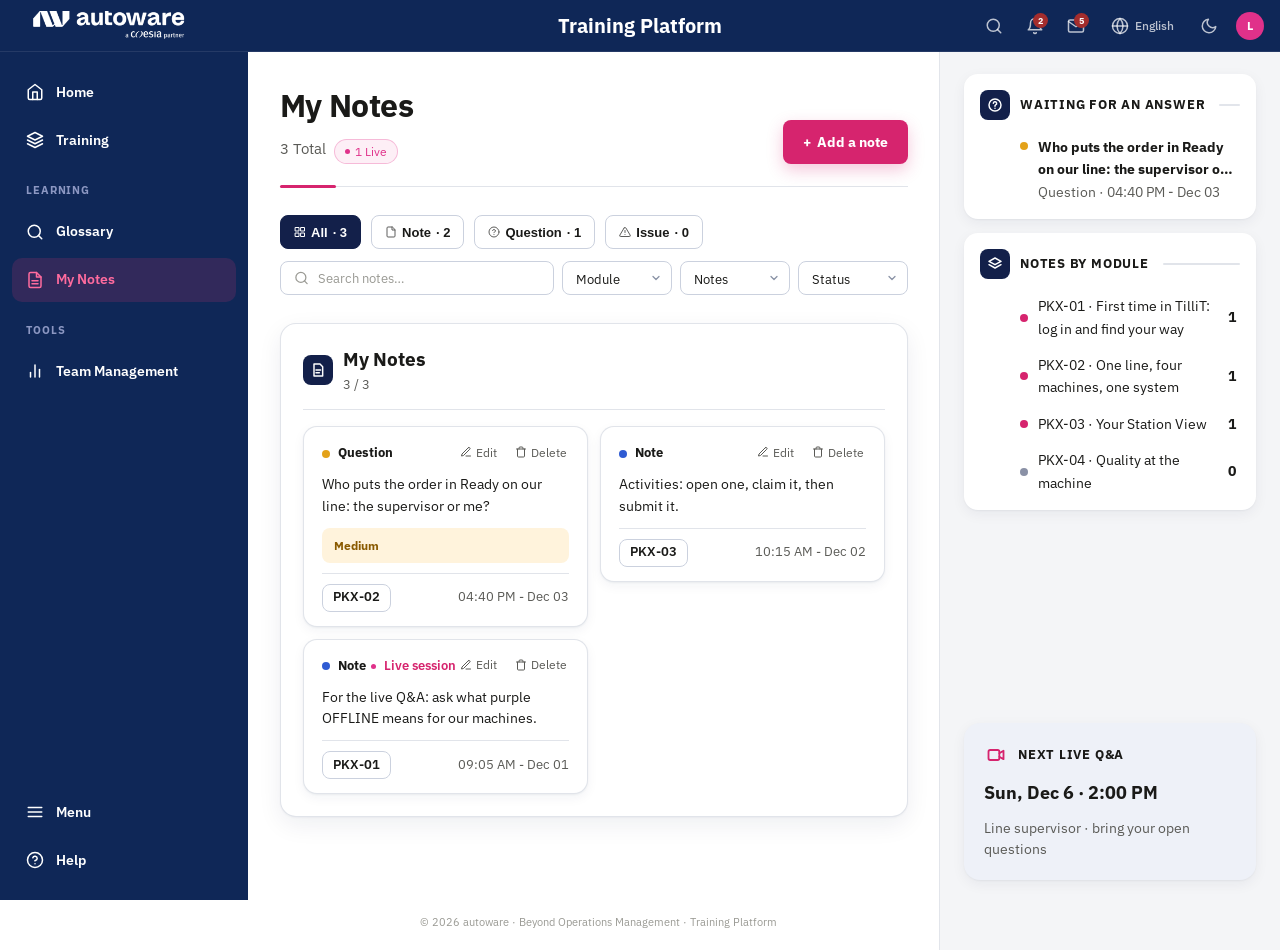
<file: notes.html>
<!DOCTYPE html>
<html lang="en">
<head>
<meta charset="UTF-8">
<meta name="viewport" content="width=device-width, initial-scale=1.0">
<script>(function(){var t=localStorage.getItem('aw_theme');if(t==='dark')document.documentElement.setAttribute('data-theme','dark');})()</script>
<link rel="stylesheet" href="shared-r14.css?v=20261009a">
<script src="edition.js?v=202610161633"></script>
<script src="shared.js?v=20261016f"></script>
<script src="translations.js?v=20261016e"></script>
<script src="content.js?v=202610161633"></script>
<script src="pkx_translations.js?v=20261016f"></script>
<script src="glossary_data.js?t=63"></script>
<title data-i18n="title.notes">My Notes · Training Platform</title>
<style>
/* ── Sidebar toggle ── */
.layout{transition:grid-template-columns .26s cubic-bezier(.4,0,.2,1)}
.sidebar{transition:opacity .2s ease}
body.sb-collapsed .layout{grid-template-columns:0 1fr}
body.sb-collapsed .sidebar{min-width:0;width:0;padding-left:0;padding-right:0;opacity:0;overflow:hidden;pointer-events:none;border-right:none}
.sb-toggle{width:30px;height:30px;border-radius:var(--rsm);border:1px solid rgba(255,255,255,.18);background:transparent;color:rgba(255,255,255,.62);cursor:pointer;display:flex;align-items:center;justify-content:center;flex-shrink:0;transition:background .15s,color .15s}
.sb-toggle:hover{background:rgba(255,255,255,.09);color:#fff}
.sb-toggle:active{transform:translateY(1px)}
.sb-toggle svg{width:16px;height:16px;transition:transform .26s cubic-bezier(.4,0,.2,1)}
body.sb-collapsed .sb-toggle svg{transform:rotate(180deg)}

/* ── Wrapper ── */
.nt-wrap{max-width:1600px}

/* ── Page header ── */
.nt-page-hd{display:flex;align-items:flex-start;justify-content:space-between;margin-bottom:20px;gap:12px}
.nt-hd-l{display:flex;flex-direction:column;gap:5px}
.nt-hd-title{font-size:var(--fs-h1);font-weight:var(--fw-b);color:var(--text);line-height:var(--lh-snug);letter-spacing:-.3px;margin:0}
.nt-hd-badges{display:flex;align-items:center;gap:6px;flex-wrap:wrap}
.nt-bdg-count{background:var(--bg);border:.5px solid var(--border2);border-radius:20px;padding:2px 10px;font-size:var(--fs-xs);color:var(--text2);box-shadow:var(--e1)}
.nt-bdg-live{background:rgba(224,49,138,.08);border:.5px solid rgba(224,49,138,.28);border-radius:20px;padding:2px 10px;font-size:var(--fs-xs);color:var(--aw-pink);display:inline-flex;align-items:center;gap:5px}
.nt-bdg-live::before{content:'';width:5px;height:5px;border-radius:50%;background:var(--aw-pink);animation:ntPulse 1.6s ease-in-out infinite}
@keyframes ntPulse{0%,100%{opacity:1}50%{opacity:.25}}
.nt-btn-new{display:inline-flex;align-items:center;gap:6px;padding:9px 16px;border:none;border-radius:var(--rsm);background:var(--aw-pink);color:#fff;font-size:var(--fs-sm);font-weight:var(--fw-sb);font-family:var(--font);cursor:pointer;white-space:nowrap;box-shadow:0 2px 8px rgba(224,49,138,.30);transition:filter .15s,transform .1s}
.nt-btn-new:hover{filter:brightness(1.05)}
.nt-btn-new:active{transform:translateY(1px)}

/* ── Search + filter row ── */
.nt-search-row{display:flex;align-items:center;gap:8px;margin-bottom:12px;flex-wrap:nowrap;overflow:hidden}
.nt-search-box{flex:1;min-width:0;position:relative}
.nt-search-box input{width:100%;box-sizing:border-box;padding:9px 14px 9px 37px;border:.5px solid var(--border2);border-radius:999px;background:rgba(255,255,255,.45);color:var(--text);font-family:var(--font);font-size:var(--fs-sm);box-shadow:var(--e1);transition:border-color .14s,box-shadow .14s,background .14s;outline:none}
[data-theme="dark"] .nt-search-box input{background:rgba(255,255,255,.06)}
.nt-search-box input::placeholder{color:var(--text3)}
.nt-search-box input:focus{background:var(--bg);border-color:rgba(224,49,138,.45);box-shadow:0 0 0 3px rgba(224,49,138,.12)}
.nt-search-box .nt-search-ic{position:absolute;left:14px;top:50%;transform:translateY(-50%);color:var(--text3);pointer-events:none;width:15px;height:15px}
.nt-filter-dd{appearance:none;-webkit-appearance:none;font-family:var(--font);border:.5px solid var(--border2);border-radius:999px;background-color:var(--bg);color:var(--text2);outline:none;cursor:pointer;padding:9px 26px 9px 13px;font-size:var(--fs-xs);width:110px;flex-shrink:0;overflow:hidden;text-overflow:ellipsis;box-shadow:var(--e1);background-image:url("data:image/svg+xml,%3Csvg xmlns='http://www.w3.org/2000/svg' width='12' height='12' viewBox='0 0 24 24' fill='none' stroke='%238a93a6' stroke-width='2.6' stroke-linecap='round' stroke-linejoin='round'%3E%3Cpolyline points='6 9 12 15 18 9'/%3E%3C/svg%3E");background-repeat:no-repeat;background-position:right 9px center;transition:border-color .14s,box-shadow .14s}
.nt-filter-dd:focus{border-color:rgba(224,49,138,.45);box-shadow:0 0 0 3px rgba(224,49,138,.12)}

/* ── Chip type filters ── */
.nt-chips-row{display:flex;align-items:center;gap:6px;margin-bottom:18px;flex-wrap:wrap}
.nt-chips-label{font-size:var(--fs-xs);color:var(--text3);margin-right:2px;white-space:nowrap}
.nt-type-chip{display:inline-flex;align-items:center;gap:5px;padding:5px 12px;border-radius:20px;font-size:var(--fs-xs);font-weight:var(--fw-med);cursor:pointer;border:.5px solid var(--border2);background:var(--bg);color:var(--text2);box-shadow:var(--e1);transition:background .12s,border-color .12s,color .12s,box-shadow .15s,transform .12s;user-select:none}
.nt-type-chip:hover{box-shadow:var(--e2);transform:translateY(-1px)}
.nt-type-chip svg{flex-shrink:0;opacity:.7}
.nt-type-chip.active{background:var(--aw-navy);color:#fff;border-color:var(--aw-navy)}
.nt-type-chip.active svg{opacity:1}
.nt-type-chip.c-note.active{background:var(--blue);border-color:var(--blue)}
.nt-type-chip.c-question.active{background:var(--amber);border-color:var(--amber)}
.nt-type-chip.c-issue.active{background:var(--red);border-color:var(--red)}

/* ── Notes grid ── */
.nt-wall{display:grid;grid-template-columns:repeat(3,1fr);gap:12px;align-items:start}
@media(max-width:900px){.nt-wall{grid-template-columns:repeat(2,1fr)}}
@media(max-width:560px){.nt-wall{grid-template-columns:1fr}}

/* ── Note card ── */
.nt-card{background:var(--bg);border:.5px solid var(--border);border-radius:var(--r);padding:14px;position:relative;overflow:hidden;box-shadow:var(--e2);transition:box-shadow .18s,border-color .15s,transform .15s;cursor:default}
.nt-card:hover{box-shadow:var(--e3);border-color:var(--border2);transform:translateY(-2px)}
.nt-card::before{content:'';position:absolute;left:0;top:0;bottom:0;width:3px}
.nt-card.t-note::before{background:var(--blue)}
.nt-card.t-question::before{background:var(--amber)}
.nt-card.t-issue::before{background:var(--red)}
.nt-card.is-live{border-left:3px solid var(--aw-pink)}
.nt-card.is-live::before{display:none}
.nt-card.nt-hl{border-color:var(--aw-pink);box-shadow:0 0 0 3px rgba(224,49,138,.28),var(--e3);animation:ntHl 1.7s ease}
@keyframes ntHl{0%,100%{box-shadow:0 0 0 3px rgba(224,49,138,.28),var(--e3)}50%{box-shadow:0 0 0 7px rgba(224,49,138,.10),var(--e3)}}
/* tags */
.nt-card-tags{display:flex;align-items:center;gap:5px;margin-bottom:10px;flex-wrap:wrap}
.nt-tag{font-size:10px;padding:2px 8px;border-radius:20px;font-weight:var(--fw-b);letter-spacing:.04em;text-transform:uppercase}
.t-note    .nt-tag.cat{background:rgba(69,101,173,.10);color:var(--blue-d)}
.t-question .nt-tag.cat{background:rgba(230,119,0,.10);color:var(--amber-d)}
.t-issue   .nt-tag.cat{background:rgba(193,32,38,.10);color:var(--red-d)}
.nt-tag.live{background:rgba(224,49,138,.10);color:var(--aw-pink);display:inline-flex;align-items:center;gap:4px}
.nt-tag.live::before{content:'';width:5px;height:5px;background:var(--aw-pink);border-radius:50%;flex-shrink:0}
/* note body */
.nt-text{font-size:var(--fs-sm);color:var(--text);line-height:var(--lh-read);white-space:pre-wrap;word-break:break-word;margin:0 0 10px;padding-left:4px}
/* bottom meta row */
.nt-card-meta{display:flex;align-items:center;justify-content:space-between;gap:6px;flex-wrap:wrap}
.nt-mod-pill{font-size:11px;color:var(--text2);background:var(--bg2);border:.5px solid var(--border2);border-radius:20px;padding:2px 9px;display:inline-flex;align-items:center;gap:4px;max-width:180px;overflow:hidden;text-overflow:ellipsis;white-space:nowrap}
.nt-date{font-size:11px;color:var(--text3);font-variant-numeric:tabular-nums;flex-shrink:0}
/* badges on card (priority, status) */
.nt-badge{font-size:10px;font-weight:var(--fw-b);border-radius:20px;padding:2px 8px;display:inline-flex;align-items:center;gap:4px;border:.5px solid}
.nt-badge.p-low     {background:var(--bg2);color:var(--text2);border-color:var(--border2)}
.nt-badge.p-med     {background:var(--amber-l);color:var(--amber-d);border-color:var(--amber)}
.nt-badge.p-high    {background:var(--red-l);color:var(--red-d);border-color:var(--red)}
.nt-badge.s-open    {background:var(--blue-l);color:var(--blue-d);border-color:var(--blue)}
.nt-badge.s-progress{background:var(--amber-l);color:var(--amber-d);border-color:var(--amber)}
.nt-badge.s-resolved{background:var(--teal-l);color:var(--teal-d);border-color:var(--teal)}
.nt-badge.st{cursor:pointer;transition:filter .12s}
.nt-badge.st:hover{filter:brightness(.95)}
.nt-att-pill{font-size:10px;color:var(--text2);background:var(--bg2);border:.5px solid var(--border2);border-radius:20px;padding:2px 8px;display:inline-flex;align-items:center;gap:4px;max-width:140px;overflow:hidden}
.nt-att-pill span{overflow:hidden;text-overflow:ellipsis;white-space:nowrap}
/* card actions */
.nt-card-actions{display:flex;align-items:center;gap:8px;margin-top:10px;padding-top:10px;border-top:.5px solid var(--border)}
.nt-action-btn{font-size:var(--fs-xs);color:var(--text2);display:inline-flex;align-items:center;gap:4px;background:none;border:none;cursor:pointer;padding:3px 6px;border-radius:var(--rsm);font-family:var(--font);transition:background .12s,color .12s}
.nt-action-btn:hover{background:var(--bg2);color:var(--text)}
.nt-action-btn.del:hover{background:var(--red-l);color:var(--red-d)}

/* ── Empty state ── */
.nt-empty{text-align:center;padding:48px 24px;color:var(--text3);font-size:var(--fs-body);border:.5px dashed var(--border2);border-radius:var(--r)}
.nt-empty svg{display:block;margin:0 auto 14px;opacity:.35}

/* ── Modal overlay ── */
.nt-modal-bg{position:fixed;inset:0;z-index:2000;background:rgba(0,0,0,.38);display:flex;align-items:center;justify-content:center;padding:20px}
.nt-modal{background:var(--bg);border-radius:var(--r);box-shadow:var(--e3);width:100%;max-width:540px;overflow:hidden;position:relative}
.nt-modal::before{content:'';position:absolute;left:0;top:0;right:0;height:3px;background:var(--aw-pink)}
.nt-modal-hd{display:flex;align-items:center;justify-content:space-between;padding:16px 18px 14px;border-bottom:.5px solid var(--border)}
.nt-modal-title{font-size:var(--fs-h3);font-weight:var(--fw-sb);color:var(--text);letter-spacing:-.2px}
.nt-modal-close{width:28px;height:28px;border-radius:var(--rsm);border:.5px solid var(--border2);background:transparent;color:var(--text2);cursor:pointer;display:flex;align-items:center;justify-content:center;transition:background .12s,color .12s}
.nt-modal-close:hover{background:var(--bg2);color:var(--text)}
.nt-modal-body{padding:16px 18px}
.nt-textarea{width:100%;box-sizing:border-box;min-height:72px;resize:vertical;padding:10px 13px;border:.5px solid var(--border2);border-radius:var(--rsm);background:var(--bg2);color:var(--text);font-size:var(--fs-body);font-family:var(--font);line-height:var(--lh-body);outline:none;transition:border-color .15s,box-shadow .15s}
.nt-textarea:focus{border-color:var(--aw-blue);box-shadow:0 0 0 3px rgba(69,101,173,.13)}
.nt-textarea::placeholder{color:var(--text3)}
.nt-ctrls{display:flex;flex-wrap:wrap;align-items:flex-end;gap:11px;margin-top:11px}
.nt-field{display:inline-flex;flex-direction:column;gap:5px}
.nt-field-l{font-size:var(--fs-3xs);font-weight:var(--fw-b);letter-spacing:.07em;text-transform:uppercase;color:var(--text3)}
.nt-live{display:inline-flex;align-items:center;gap:7px;font-size:var(--fs-xs);color:var(--text2);cursor:pointer;user-select:none;padding-bottom:9px}
.nt-live input{accent-color:var(--aw-pink);cursor:pointer;width:15px;height:15px}
.nt-attach-btn{display:inline-flex;align-items:center;gap:6px;padding:8px 13px;border:.5px solid var(--border2);border-radius:var(--rsm);background:var(--bg);color:var(--text2);font-size:var(--fs-xs);font-weight:var(--fw-med);font-family:var(--font);cursor:pointer;transition:background .12s,border-color .12s}
.nt-attach-btn:hover{background:var(--bg2);border-color:var(--text3);color:var(--text)}
.nt-pending{display:flex;flex-wrap:wrap;gap:6px;margin-top:11px}
.nt-chip-att{display:inline-flex;align-items:center;gap:5px;max-width:200px;padding:3px 9px;border-radius:20px;background:var(--bg2);border:.5px solid var(--border2);font-size:var(--fs-3xs);color:var(--text2)}
.nt-chip-att-x{cursor:pointer;color:var(--text3);display:inline-flex;align-items:center}
.nt-chip-att-x:hover{color:var(--red)}
.nt-modal-foot{display:flex;align-items:center;justify-content:flex-end;gap:8px;padding:12px 18px 16px}
.nt-btn-cancel{padding:8px 16px;border:.5px solid var(--border2);border-radius:var(--rsm);background:var(--bg2);color:var(--text2);font-size:var(--fs-sm);font-weight:var(--fw-med);font-family:var(--font);cursor:pointer;transition:background .12s}
.nt-btn-cancel:hover{background:var(--bg3)}
.nt-btn-save{padding:9px 20px;border:none;border-radius:var(--rsm);background:var(--aw-pink);color:#fff;font-size:var(--fs-sm);font-weight:var(--fw-sb);font-family:var(--font);cursor:pointer;box-shadow:0 2px 8px rgba(224,49,138,.30);transition:filter .15s,transform .1s}
.nt-btn-save:hover{filter:brightness(1.05)}
.nt-btn-save:active{transform:translateY(1px)}

/* ── Styled selects in modal ── */
.nt-select{appearance:none;-webkit-appearance:none;font-family:var(--font);border:.5px solid var(--border2);border-radius:var(--rsm);background-color:var(--bg);color:var(--text);outline:none;cursor:pointer;padding:8px 30px 8px 12px;font-size:var(--fs-xs);background-image:url("data:image/svg+xml,%3Csvg xmlns='http://www.w3.org/2000/svg' width='12' height='12' viewBox='0 0 24 24' fill='none' stroke='%238a93a6' stroke-width='2.6' stroke-linecap='round' stroke-linejoin='round'%3E%3Cpolyline points='6 9 12 15 18 9'/%3E%3C/svg%3E");background-repeat:no-repeat;background-position:right 10px center;transition:border-color .15s}
.nt-select:focus{border-color:var(--aw-blue)}

@media(max-width:560px){.nt-search-row{gap:6px}.nt-filter-dd{font-size:var(--fs-xs)}.nt-ctrls{gap:9px}.nt-btn-save{margin-left:0;width:100%}}
</style>
<link rel="stylesheet" href="tema-2026.css?v=44">
</head>
<body>

<!-- legacy shell markup (hidden, replaced by renderChrome) -->
<div class="aw-topbar" id="mod-topbar" style="display:none"></div>
<!-- Grafica del prototipo "New Design" (screens/05-notes.html): stesse funzioni di prima (nuova nota, modifica,
     allegati, priorità/stato, filtri), colonna destra = .pt-rail come nelle altre pagine -->
<div class="h-wrap">
  <div class="h-main">

    <!-- ── Intestazione di pagina: titolo + conteggi | nuova nota ── -->
    <div class="pt-pagehd pt-pagehd-row">
      <div class="pt-grow">
        <h1 class="pt-h1" data-i18n="notes.title">My Notes</h1>
        <p class="pt-lead"><span id="nt-bdg-count"></span><span class="nt-bdg-live" id="nt-bdg-live" style="display:none"></span></p>
      </div>
      <button class="pt-cta nt-btn-new" onclick="openModal()">+ <span data-i18n="notes.add">New note</span></button>
    </div>

    <!-- ── Filtri: tipi (con conteggio) + ricerca + menu ── -->
    <div class="nt-toolbar">
      <div class="nt-chips-row" id="nt-chips-row"></div>
      <div class="nt-search-row">
        <div class="nt-search-box">
          <svg class="nt-search-ic" width="14" height="14" viewBox="0 0 24 24" fill="none" stroke="currentColor" stroke-width="2" stroke-linecap="round" stroke-linejoin="round"><circle cx="11" cy="11" r="8"/><line x1="21" y1="21" x2="16.65" y2="16.65"/></svg>
          <input type="text" id="nt-search" data-i18n-attr="placeholder:notes.search.ph" placeholder="Search notes…" oninput="render()">
        </div>
        <select id="nt-fmodule" class="nt-filter-dd" onchange="setModuleFilter(this.value)"></select>
        <select id="nt-ftype" class="nt-filter-dd" onchange="setCatFromSelect(this.value)"></select>
        <select id="nt-fstatus" class="nt-filter-dd" onchange="setStatusFilter(this.value)"></select>
      </div>
    </div>

    <!-- ── Note in un contenitore ── -->
    <section class="pt-lib">
      <div class="pt-lib-hd">
        <span class="pt-ic"><svg viewBox="0 0 24 24"><path d="M6 3h9l4 4v14H6z"/><path d="M9 12h7"/><path d="M9 16h5"/></svg></span>
        <div class="pt-grow"><h2 data-i18n="notes.title">My Notes</h2><div class="pt-lib-sub" id="nt-shown"></div></div>
      </div>
      <div id="nt-groups"></div>
    </section>

  </div>
  <aside class="h-side pt-rail" id="pt-side"></aside>
</div>

<!-- ── Modal: new / edit note ── -->
<div class="nt-modal-bg" id="nt-modal-bg" style="display:none" onclick="closeModalBg(event)">
  <div class="nt-modal">
    <div class="nt-modal-hd">
      <span class="nt-modal-title" id="nt-modal-title" data-i18n="notes.add">New note</span>
      <button class="nt-modal-close" onclick="closeModal()" aria-label="Close">
        <svg width="14" height="14" viewBox="0 0 24 24" fill="none" stroke="currentColor" stroke-width="2.4" stroke-linecap="round" stroke-linejoin="round"><line x1="18" y1="6" x2="6" y2="18"/><line x1="6" y1="6" x2="18" y2="18"/></svg>
      </button>
    </div>
    <div class="nt-modal-body">
      <textarea id="nt-text" class="nt-textarea" data-i18n-attr="placeholder:note.placeholder" placeholder="Write your note, question or issue…"></textarea>
      <div class="nt-ctrls">
        <div class="nt-field">
          <span class="nt-field-l" data-i18n="note.tab">Type</span>
          <select id="nt-category" class="nt-select" onchange="updateComposerFields()"></select>
        </div>
        <div class="nt-field">
          <span class="nt-field-l" data-i18n="notes.f.module">Module</span>
          <select id="nt-module" class="nt-select"></select>
        </div>
        <div class="nt-field" id="nt-prio-wrap">
          <span class="nt-field-l" data-i18n="notes.f.priority">Priority</span>
          <select id="nt-priority" class="nt-select"></select>
        </div>
        <div class="nt-field" id="nt-status-wrap">
          <span class="nt-field-l" data-i18n="notes.f.status">Status</span>
          <select id="nt-status" class="nt-select"></select>
        </div>
        <label class="nt-live"><input type="checkbox" id="nt-live"> <span data-i18n="note.cat.live">Live session</span></label>
        <button type="button" class="nt-attach-btn" onclick="document.getElementById('nt-files').click()">
          <svg width="14" height="14" viewBox="0 0 24 24" fill="none" stroke="currentColor" stroke-width="2" stroke-linecap="round" stroke-linejoin="round"><path d="M21.44 11.05l-9.19 9.19a6 6 0 0 1-8.49-8.49l9.19-9.19a4 4 0 0 1 5.66 5.66l-9.2 9.19a2 2 0 0 1-2.83-2.83l8.49-8.48"/></svg>
          <span data-i18n="notes.f.attach">Attach</span>
        </button>
        <input type="file" id="nt-files" multiple style="display:none" onchange="onFiles(this)">
      </div>
      <div class="nt-pending" id="nt-pending"></div>
    </div>
    <div class="nt-modal-foot">
      <button class="nt-btn-cancel" onclick="closeModal()" data-i18n="notes.cancel">Cancel</button>
      <button class="nt-btn-save" onclick="saveNote()" data-i18n="note.save">Save Note</button>
    </div>
  </div>
</div>

<div class="aw-footer" data-i18n="footer">© {year} autoware · Beyond Operations Management · Training Platform</div>

<script>
var LANG = localStorage.getItem('aw_lang') || 'en';
var activeCat = 'all', activeModule = 'all', activeStatus = 'all';
var pendingAtts = [];
var editingId = null;

var CAT_ORDER = ['Appunto', 'Domanda', 'Problema'];
var CAT_KEY   = { 'Appunto':'note.cat.note', 'Domanda':'note.cat.question', 'Problema':'note.cat.issue' };
var CAT_CLS   = { 'Appunto':'t-note', 'Domanda':'t-question', 'Problema':'t-issue' };
var CAT_CHIP_CLS = { 'Appunto':'c-note', 'Domanda':'c-question', 'Problema':'c-issue' };

// Moduli dal catalogo (window.AW_MODULES, shared.js): solo quelli che esistono davvero (con una
// pagina). Nel laboratorio = OP-01/02/03 come prima; in un'edizione = le lezioni del training.
var MODULE_OPTS = [{ v:'', short:'' }].concat((window.AW_MODULES || []).filter(function (m) { return m.href; })
  .map(function (m) { return { v: m.num + ' - ' + m.title, short: window.awChapNo ? awChapNo(m) : m.num }; }));
var PRIOS = [ {v:'low',k:'notes.prio.low'}, {v:'med',k:'notes.prio.med'}, {v:'high',k:'notes.prio.high'} ];
var PRIO_CLS = { low:'p-low', med:'p-med', high:'p-high' };
var STATUSES = [ {v:'open',k:'notes.st.open'}, {v:'progress',k:'notes.st.progress'}, {v:'resolved',k:'notes.st.resolved'} ];
var STATUS_CLS = { open:'s-open', progress:'s-progress', resolved:'s-resolved' };

// SVG icons for chips
var CHIP_ICONS = {
  all:     '<svg width="12" height="12" viewBox="0 0 24 24" fill="none" stroke="currentColor" stroke-width="2" stroke-linecap="round" stroke-linejoin="round"><rect x="3" y="3" width="7" height="7"/><rect x="14" y="3" width="7" height="7"/><rect x="14" y="14" width="7" height="7"/><rect x="3" y="14" width="7" height="7"/></svg>',
  Appunto: '<svg width="12" height="12" viewBox="0 0 24 24" fill="none" stroke="currentColor" stroke-width="2" stroke-linecap="round" stroke-linejoin="round"><path d="M14 2H6a2 2 0 0 0-2 2v16a2 2 0 0 0 2 2h12a2 2 0 0 0 2-2V8z"/><polyline points="14 2 14 8 20 8"/></svg>',
  Domanda: '<svg width="12" height="12" viewBox="0 0 24 24" fill="none" stroke="currentColor" stroke-width="2" stroke-linecap="round" stroke-linejoin="round"><circle cx="12" cy="12" r="10"/><path d="M9.09 9a3 3 0 0 1 5.83 1c0 2-3 3-3 3"/><line x1="12" y1="17" x2="12.01" y2="17"/></svg>',
  Problema:'<svg width="12" height="12" viewBox="0 0 24 24" fill="none" stroke="currentColor" stroke-width="2" stroke-linecap="round" stroke-linejoin="round"><path d="M10.29 3.86L1.82 18a2 2 0 0 0 1.71 3h16.94a2 2 0 0 0 1.71-3L13.71 3.86a2 2 0 0 0-3.42 0z"/><line x1="12" y1="9" x2="12" y2="13"/><line x1="12" y1="17" x2="12.01" y2="17"/></svg>'
};

// ── Sidebar collapse ─────────────────────────────────────────────────
function toggleSidebar() {
  var collapsed = document.body.classList.toggle('sb-collapsed');
  localStorage.setItem('aw_sb_collapsed', collapsed ? '1' : '0');
}
if (localStorage.getItem('aw_sb_collapsed') === '1') document.body.classList.add('sb-collapsed');

// ── Helpers ──────────────────────────────────────────────────────────
function tl(key) {
  var dict = (window.T && window.T[LANG]) || (window.T && window.T.en) || {};
  return dict[key] !== undefined ? dict[key] : ((window.T && window.T.en && window.T.en[key]) || key);
}
function esc(s) { return String(s).replace(/&/g,'&amp;').replace(/</g,'&lt;').replace(/>/g,'&gt;'); }
function moduleShort(m) {
  if (!m) return tl('notes.general');
  for (var i=0;i<MODULE_OPTS.length;i++) if (MODULE_OPTS[i].v===m && MODULE_OPTS[i].short) return MODULE_OPTS[i].short;
  return m.split(' - ')[0];
}
function loadNotes()  { return (window.awLoadNotes ? window.awLoadNotes() : []); }
function persist(arr) { if (window.awSaveNotes) window.awSaveNotes(arr); }
function paperclip(sz){ return '<svg width="'+sz+'" height="'+sz+'" viewBox="0 0 24 24" fill="none" stroke="currentColor" stroke-width="2" stroke-linecap="round" stroke-linejoin="round"><path d="M21.44 11.05l-9.19 9.19a6 6 0 0 1-8.49-8.49l9.19-9.19a4 4 0 0 1 5.66 5.66l-9.2 9.19a2 2 0 0 1-2.83-2.83l8.49-8.48"/></svg>'; }

// ── Build modal selects ──────────────────────────────────────────────
function buildSelects() {
  var cat = document.getElementById('nt-category');
  if (cat) cat.innerHTML = CAT_ORDER.map(function(v){ return '<option value="'+v+'">'+esc(tl(CAT_KEY[v]))+'</option>'; }).join('');
  var mod = document.getElementById('nt-module');
  if (mod) mod.innerHTML = MODULE_OPTS.map(function(o){
    var lbl = o.v ? o.short : tl('notes.general');
    return '<option value="'+esc(o.v)+'">'+esc(lbl)+'</option>';
  }).join('');
  var prio = document.getElementById('nt-priority');
  if (prio) prio.innerHTML = PRIOS.map(function(p){ return '<option value="'+p.v+'">'+esc(tl(p.k))+'</option>'; }).join('');
  var st = document.getElementById('nt-status');
  if (st) st.innerHTML = STATUSES.map(function(s){ return '<option value="'+s.v+'">'+esc(tl(s.k))+'</option>'; }).join('');
  if (prio) prio.value = 'med';
  updateComposerFields();
}

window.updateComposerFields = function() {
  var cat = document.getElementById('nt-category').value;
  var showPrio = (cat === 'Domanda' || cat === 'Problema');
  var showStatus = (cat === 'Problema');
  document.getElementById('nt-prio-wrap').style.display   = showPrio ? '' : 'none';
  document.getElementById('nt-status-wrap').style.display = showStatus ? '' : 'none';
};

// ── Build filter dropdowns (search row) ─────────────────────────────
function buildFilterDropdowns() {
  var fm = document.getElementById('nt-fmodule');
  if (fm) {
    var mh = '<option value="all">'+esc(tl('notes.f.module'))+'</option>';
    MODULE_OPTS.filter(function(o){ return o.v; }).forEach(function(o){
      mh += '<option value="'+esc(o.v)+'"'+(activeModule===o.v?' selected':'')+'>'+esc(o.short)+'</option>';
    });
    fm.innerHTML = mh;
    fm.value = activeModule === 'all' ? 'all' : activeModule;
  }
  var ft = document.getElementById('nt-ftype');
  if (ft) {
    var th = '<option value="all">'+esc(tl('note.tab'))+'</option>';
    CAT_ORDER.forEach(function(v){ th += '<option value="'+v+'"'+(activeCat===v?' selected':'')+'>'+esc(tl(CAT_KEY[v]))+'</option>'; });
    ft.innerHTML = th;
    ft.value = activeCat === 'all' ? 'all' : activeCat;
  }
  var fs = document.getElementById('nt-fstatus');
  if (fs) {
    var sh = '<option value="all">'+esc(tl('notes.f.status'))+'</option>';
    STATUSES.forEach(function(s){ sh += '<option value="'+s.v+'"'+(activeStatus===s.v?' selected':'')+'>'+esc(tl(s.k))+'</option>'; });
    fs.innerHTML = sh;
    fs.value = activeStatus === 'all' ? 'all' : activeStatus;
  }
}

// ── Build chip filters ───────────────────────────────────────────────
function buildChips() {
  var el = document.getElementById('nt-chips-row');
  if (!el) return;
  var defs = [
    { cat:'all', chipCls:'', key:'notes.all' },
    { cat:'Appunto',  chipCls:'c-note',     key:'note.cat.note' },
    { cat:'Domanda',  chipCls:'c-question',  key:'note.cat.question' },
    { cat:'Problema', chipCls:'c-issue',     key:'note.cat.issue' }
  ];
  var all = loadNotes();
  el.innerHTML = defs.map(function(d){
    var active = activeCat === d.cat ? ' active' : '';
    var n = d.cat === 'all' ? all.length : all.filter(function(x){ return x.category === d.cat; }).length;   // conteggio (prototipo: "All · 4")
    return '<button class="nt-type-chip '+d.chipCls+active+'" onclick="setCat(\''+d.cat+'\')">'
         + CHIP_ICONS[d.cat === 'all' ? 'all' : d.cat]
         + esc(tl(d.key)) + ' <span class="nt-chip-n">\xB7 ' + n + '</span></button>';
  }).join('');
}

// ── Header badges ────────────────────────────────────────────────────
function updateHeaderBadges(notes) {
  var total = notes.length;
  var live  = notes.filter(function(n){ return n.live; }).length;
  var bc = document.getElementById('nt-bdg-count');
  if (bc) bc.textContent = total + ' ' + tl('notes.stat.total');
  var bl = document.getElementById('nt-bdg-live');
  if (bl) {
    bl.style.display = live > 0 ? 'inline-flex' : 'none';
    var liveLabel = live + ' ' + tl('notes.stat.live');
    bl.lastChild && bl.lastChild.nodeType === 3
      ? (bl.lastChild.textContent = liveLabel)
      : (bl.appendChild(document.createTextNode(liveLabel)));
    // keep only the text node (::before is CSS)
    while (bl.childNodes.length > 1) bl.removeChild(bl.firstChild);
    bl.textContent = liveLabel;
  }
}

function updateSidebarBadge(n) {
  var b = document.getElementById('sb-notes-badge');
  if (b) { b.textContent = n; b.style.display = n > 0 ? 'block' : 'none'; }
}

// ── Filters ──────────────────────────────────────────────────────────
window.setCat = function(c) {
  activeCat = c;
  buildChips();
  // sync Tipo dropdown
  var ft = document.getElementById('nt-ftype');
  if (ft) ft.value = c;
  render();
};
window.setCatFromSelect = function(v) {
  activeCat = v;
  buildChips();
  render();
};
window.setModuleFilter = function(v) { activeModule = v; render(); };
window.setStatusFilter = function(v) { activeStatus = v; render(); };

// ── Modal: open / close ──────────────────────────────────────────────
window.openModal = function(id) {
  editingId = id || null;
  pendingAtts = [];
  renderPending();
  buildSelects();
  var ta = document.getElementById('nt-text');
  var title = document.getElementById('nt-modal-title');
  if (id) {
    var notes = loadNotes();
    var note = null;
    for (var i=0;i<notes.length;i++) if (notes[i].id===id) { note=notes[i]; break; }
    if (note) {
      if (ta) ta.value = note.text || '';
      var cat = document.getElementById('nt-category');
      if (cat) { cat.value = note.category || 'Appunto'; }
      var mod = document.getElementById('nt-module');
      if (mod) mod.value = note.module || '';
      var lv = document.getElementById('nt-live');
      if (lv) lv.checked = !!note.live;
      if (note.priority) { var pr=document.getElementById('nt-priority'); if(pr) pr.value=note.priority; }
      if (note.status)   { var st=document.getElementById('nt-status'); if(st) st.value=note.status; }
      pendingAtts = (note.attachments || []).slice();
      renderPending();
      updateComposerFields();
      if (title) title.textContent = tl('notes.edit') || 'Edit note';
    }
  } else {
    if (ta) ta.value = '';
    if (title) title.textContent = tl('notes.add') || 'New note';
    var lv2 = document.getElementById('nt-live');
    if (lv2) lv2.checked = false;
    updateComposerFields();
  }
  document.getElementById('nt-modal-bg').style.display = 'flex';
  if (ta) setTimeout(function(){ ta.focus(); }, 50);
};

window.closeModal = function() {
  document.getElementById('nt-modal-bg').style.display = 'none';
  editingId = null;
  pendingAtts = [];
  renderPending();
};

window.closeModalBg = function(e) {
  if (e.target === document.getElementById('nt-modal-bg')) closeModal();
};

// ESC closes modal
document.addEventListener('keydown', function(e) {
  if (e.key === 'Escape') closeModal();
});

// ── Attachments ──────────────────────────────────────────────────────
window.onFiles = function(input) {
  var files = input.files;
  for (var i=0;i<files.length;i++) pendingAtts.push({ name: files[i].name });
  input.value = '';
  renderPending();
};
window.removePending = function(idx){ pendingAtts.splice(idx,1); renderPending(); };
function renderPending() {
  var el = document.getElementById('nt-pending');
  if (!el) return;
  el.innerHTML = pendingAtts.map(function(a,i){
    return '<span class="nt-chip-att">'+paperclip(11)
      +'<span style="overflow:hidden;text-overflow:ellipsis;white-space:nowrap;max-width:160px">'+esc(a.name)+'</span>'
      +'<span class="nt-chip-att-x" onclick="removePending('+i+')">'
      +'<svg width="11" height="11" viewBox="0 0 24 24" fill="none" stroke="currentColor" stroke-width="2.5" stroke-linecap="round" stroke-linejoin="round"><line x1="18" y1="6" x2="6" y2="18"/><line x1="6" y1="6" x2="18" y2="18"/></svg>'
      +'</span></span>';
  }).join('');
}

// ── Save note (add or edit) ──────────────────────────────────────────
window.saveNote = function() {
  var ta = document.getElementById('nt-text');
  var text = (ta ? ta.value : '').trim();
  if (!text && pendingAtts.length === 0) return;
  var cat  = document.getElementById('nt-category').value;
  var mod  = document.getElementById('nt-module').value;
  var live = document.getElementById('nt-live').checked;
  var notes = loadNotes();

  if (editingId) {
    notes = notes.map(function(n) {
      if (n.id !== editingId) return n;
      var updated = { id:n.id, text:text, category:cat, live:live, module:mod, time:n.time, attachments:pendingAtts.slice() };
      if (cat==='Domanda'||cat==='Problema') updated.priority = document.getElementById('nt-priority').value;
      if (cat==='Problema') updated.status = document.getElementById('nt-status').value;
      return updated;
    });
  } else {
    var now = new Date();
    var lc = (window.awLangCode ? awLangCode() : 'en-GB');
    var time = now.toLocaleDateString(lc, {day:'2-digit', month:'short'})
             + ' ' + now.toLocaleTimeString(lc, {hour:'2-digit', minute:'2-digit'});
    var note = { id: Date.now(), text:text, category:cat, live:live, module:mod, time:time, attachments:pendingAtts.slice() };
    if (cat==='Domanda'||cat==='Problema') note.priority = document.getElementById('nt-priority').value;
    if (cat==='Problema') note.status = document.getElementById('nt-status').value;
    notes.unshift(note);
  }
  persist(notes);
  closeModal();
  render();
};

window.delNote = function(id) {
  var notes = loadNotes().filter(function(n){ return n.id !== id; });
  persist(notes);
  render();
};

window.cycleStatus = function(id) {
  var notes = loadNotes();
  var order = ['open','progress','resolved'];
  notes.forEach(function(n){
    if (n.id===id) { var cur=order.indexOf(n.status||'open'); n.status=order[(cur+1)%order.length]; }
  });
  persist(notes);
  render();
};

// ── Render ───────────────────────────────────────────────────────────
function render() {
  var notes = loadNotes();
  var searchText = (document.getElementById('nt-search') ? document.getElementById('nt-search').value : '').toLowerCase().trim();
  var filtered = notes.filter(function(n){
    if (activeCat !== 'all' && n.category !== activeCat) return false;
    if (activeModule !== 'all' && (n.module||'') !== activeModule) return false;
    if (activeStatus !== 'all' && (n.status||'') !== activeStatus) return false;
    if (searchText && (n.text||'').toLowerCase().indexOf(searchText) === -1
        && moduleShort(n.module).toLowerCase().indexOf(searchText) === -1) return false;
    return true;
  });

  updateSidebarBadge(notes.length);
  updateHeaderBadges(notes);
  buildChips();
  ntRenderSide(notes);
  var shown = document.getElementById('nt-shown');
  if (shown) shown.textContent = filtered.length + ' / ' + notes.length;

  var wrap = document.getElementById('nt-groups');
  if (!wrap) return;

  if (filtered.length === 0) {
    wrap.innerHTML = '<div class="nt-empty">'
      + '<svg width="38" height="38" viewBox="0 0 24 24" fill="none" stroke="currentColor" stroke-width="1.5" stroke-linecap="round" stroke-linejoin="round"><path d="M14 2H6a2 2 0 0 0-2 2v16a2 2 0 0 0 2 2h12a2 2 0 0 0 2-2V8z"/><polyline points="14 2 14 8 20 8"/><line x1="16" y1="13" x2="8" y2="13"/><line x1="16" y1="17" x2="8" y2="17"/></svg>'
      + esc(tl('note.empty')) + '</div>';
    return;
  }

  wrap.innerHTML = '<div class="nt-wall">' + filtered.map(cardHtml).join('') + '</div>';
}

function cardHtml(n) {
  var cls = CAT_CLS[n.category] || 't-note';
  var liveClass = n.live ? ' is-live' : '';

  // tags row
  var tags = '<span class="nt-tag cat">'+esc(tl(CAT_KEY[n.category]||'note.cat.note'))+'</span>';
  if (n.live) tags += '<span class="nt-tag live">'+esc(tl('note.cat.live'))+'</span>';

  // meta badges (priority, status, attachments)
  var metaBadges = '';
  if (n.priority) {
    var pk = {low:'notes.prio.low',med:'notes.prio.med',high:'notes.prio.high'}[n.priority];
    metaBadges += '<span class="nt-badge '+(PRIO_CLS[n.priority]||'')+'">'+esc(tl(pk))+'</span>';
  }
  if (n.status) {
    var sk = {open:'notes.st.open',progress:'notes.st.progress',resolved:'notes.st.resolved'}[n.status];
    metaBadges += '<span class="nt-badge st '+(STATUS_CLS[n.status]||'')+'" onclick="cycleStatus('+n.id+')" title="'+esc(tl('notes.f.status'))+'">'+esc(tl(sk))+'</span>';
  }
  (n.attachments||[]).forEach(function(a){
    metaBadges += '<span class="nt-att-pill">'+paperclip(10)+'<span>'+esc(a.name)+'</span></span>';
  });

  return '<div class="nt-card '+cls+liveClass+'" data-nid="'+n.id+'">'
    + '<div class="nt-card-tags">'+tags+'</div>'
    + (n.text ? '<p class="nt-text">'+esc(n.text)+'</p>' : '')
    + (metaBadges ? '<div class="nt-meta" style="display:flex;flex-wrap:wrap;gap:5px;margin-bottom:10px;padding-left:4px">'+metaBadges+'</div>' : '')
    + '<div class="nt-card-meta">'
    + '<span class="nt-mod-pill">'+esc(moduleShort(n.module))+'</span>'
    + '<span class="nt-date">'+esc(n.time||'')+'</span>'
    + '</div>'
    + '<div class="nt-card-actions">'
    + '<button class="nt-action-btn" onclick="openModal('+n.id+')">'
    + '<svg width="12" height="12" viewBox="0 0 24 24" fill="none" stroke="currentColor" stroke-width="2" stroke-linecap="round" stroke-linejoin="round"><path d="M12 20h9"/><path d="M16.5 3.5a2.12 2.12 0 0 1 3 3L7 19l-4 1 1-4L16.5 3.5z"/></svg>'
    + esc(tl('notes.edit')||'Edit') + '</button>'
    + '<button class="nt-action-btn del" onclick="delNote('+n.id+')">'
    + '<svg width="12" height="12" viewBox="0 0 24 24" fill="none" stroke="currentColor" stroke-width="2" stroke-linecap="round" stroke-linejoin="round"><polyline points="3 6 5 6 21 6"/><path d="M19 6v14a2 2 0 0 1-2 2H7a2 2 0 0 1-2-2V6m3 0V4a2 2 0 0 1 2-2h4a2 2 0 0 1 2 2v2"/></svg>'
    + esc(tl('note.delete')) + '</button>'
    + '</div>'
    + '</div>';
}

// ── Colonna destra (prototipo): in attesa di risposta · note per modulo · prossima sessione live ──
function ntRenderSide(notes) {
  var side = document.getElementById('pt-side'); if (!side) return;
  function sec(icon, title, body) {
    return '<section class="pt-sec"><div class="pt-sec-hd"><span class="pt-ic">' + icon + '</span><span class="pt-sec-t">' + title + '</span><span class="pt-rule"></span></div><div class="pt-sec-bd">' + body + '</div></section>';
  }
  function tt(k, fb) { var v = tl(k); return v === k ? fb : v; }
  var IC_Q = '<svg viewBox="0 0 24 24"><circle cx="12" cy="12" r="9"/><path d="M9.5 9.5a2.5 2.5 0 1 1 3.5 2.3c-.6.3-1 .9-1 1.5v.7"/><path d="M12 17h.01"/></svg>';
  var IC_L = '<svg viewBox="0 0 24 24"><path d="M12 3l9 5-9 5-9-5z"/><path d="M3 13l9 5 9-5"/></svg>';
  var IC_V = '<svg viewBox="0 0 24 24"><rect x="3" y="6" width="13" height="12" rx="2"/><path d="M16 10l5-3v10l-5-3"/></svg>';
  // domande e problemi non ancora risolti
  var waiting = notes.filter(function (n) { return (n.category === 'Domanda' || n.category === 'Problema') && n.status !== 'resolved'; });
  var html = sec(IC_Q, tt('notes.side.waiting', 'Waiting for an answer'), waiting.length
    ? waiting.slice(0, 4).map(function (n) {
        return '<a class="nt-wait" href="#" onclick="openModal(' + n.id + ');return false;"><i class="' + (n.category === 'Problema' ? 'issue' : 'question') + '"></i><span><b>' + esc(n.text) + '</b>'
          + '<span class="pt-sub">' + esc(tl(CAT_KEY[n.category])) + ' \xB7 ' + esc(n.time || '') + '</span></span></a>';
      }).join('')
    : '<span class="pt-sub">' + tt('notes.side.nowaiting', 'Nothing waiting — all answered.') + '</span>');
  // note per modulo
  html += sec(IC_L, tt('notes.side.bymod', 'Notes by module'), MODULE_OPTS.filter(function (o) { return o.v; }).map(function (o) {
    var c = notes.filter(function (n) { return (n.module || '') === o.v; }).length;
    return '<a class="pt-count" href="#" onclick="setModuleFilter(\'' + esc(o.v).replace(/'/g, "\\'") + '\');document.getElementById(\'nt-fmodule\').value=\'' + esc(o.v).replace(/'/g, "\\'") + '\';return false;"><i class="' + (c ? 'cur' : '') + '"></i><span class="pt-grow">' + esc(o.short) + ' \xB7 ' + esc(o.v.split(' - ').slice(1).join(' - ')) + '</span><b>' + c + '</b></a>';
  }).join(''));
  // prossima sessione live (dal manager; altrimenti lo stesso esempio della Home)
  var ses = null; try { ses = (window.awLoadSessions ? awLoadSessions() : [])[0] || null; } catch (e) {}
  var d = new Date(); d.setDate(d.getDate() + 2);
  var when = ses && ses.date ? ses.date : d.toISOString().slice(0, 10);
  // 14/10: nell'edizione solo una sessione vera (niente "E. Bianchi" inventato); ora e host nel formato della lingua
  if (ses || !window.AW_CONTENT)
  html += '<div class="pt-term"><div class="pt-sec-hd"><span class="pt-ic">' + IC_V + '</span><span class="pt-sec-t">' + tt('notes.side.live', 'Next live Q&A') + '</span></div><div class="pt-term-bd">'
    + '<span class="pt-term-name">' + awFmtISO(when, { weekday: 'short', day: 'numeric', month: 'short' }) + ' \xB7 ' + esc(awFmtTime((ses && ses.time) || '14:00')) + '</span>'
    + '<span class="pt-term-desc">' + esc(awWho(ses && ses.host) || 'E. Bianchi') + ' \xB7 ' + tt('notes.side.livesub', 'bring your open questions') + '</span></div></div>';
  side.innerHTML = html;
}

// ── Lang change ──────────────────────────────────────────────────────
window._onLangChange = function(lang) {
  LANG = lang;
  buildSelects();
  buildFilterDropdowns();
  buildChips();
  renderPending();
  render();
  setTimeout(fixSidebarActive, 0);
};

function fixSidebarActive() {
  var sb = document.getElementById('sb-modules');
  if (!sb) return;
  sb.querySelectorAll('a.sb-item').forEach(function(a) {
    var href = a.getAttribute('href') || '';
    if (href.indexOf('notes.html') !== -1) a.classList.add('active');
    else a.classList.remove('active');
  });
}

// ── Seed demo notes (solo se localStorage è vuoto) ──────────────────
function seedDemoNotes() {
  var existing = loadNotes();
  if (existing.length > 0) return;
  // Note di esempio: testo generico (vale per qualunque training) agganciato a moduli che
  // esistono davvero nel catalogo — mai a un modulo che l'utente non trova.
  var mods = MODULE_OPTS.slice(1).map(function (o) { return o.v; });
  function modAt(i) { return mods.length ? mods[Math.min(i, mods.length - 1)] : ''; }
  // 14/10: nell'edizione le note parlano dei capitoli fatti, sono nella lingua scelta e datate ieri / 2-3 giorni fa
  // (prima: giugno, solo inglese, su OEE e un grafico dei downtime che il training non ha).
  if (window.AW_CONTENT) {
    var lc = window.awLangCode(), ago = function (days, h, m) { var x = new Date(); x.setDate(x.getDate() - days); x.setHours(h, m, 0, 0);
      return x.toLocaleTimeString(lc, { hour: '2-digit', minute: '2-digit' }) + ' - ' + x.toLocaleDateString(lc, { day: '2-digit', month: 'short' }); };
    persist([
      { id: 1750000001, text: awDictT('Who puts the order in Ready on our line: the supervisor or me?'), category: 'Domanda', live: false, module: modAt(1), time: ago(1, 16, 40), priority: 'med', attachments: [] },
      { id: 1750000002, text: awDictT('Activities: open one, claim it, then submit it.'), category: 'Appunto', live: false, module: modAt(2), time: ago(2, 10, 15), attachments: [] },
      { id: 1750000003, text: awDictT('For the live Q&A: ask what purple OFFLINE means for our machines.'), category: 'Appunto', live: true, module: modAt(0), time: ago(3, 9, 5), attachments: [] }
    ]);
    return;
  }
  var demo = [
    {
      id: 1750000001,
      text: 'Remember to check the threshold values in the report before Wednesday’s session.',
      category: 'Appunto',
      live: true,
      module: modAt(1),
      time: '18 Jun 23:37',
      attachments: []
    },
    {
      id: 1750000002,
      text: 'What is the difference between calculated and declared OEE? The trainer said it depends on how micro-stops are recorded.',
      category: 'Domanda',
      live: false,
      module: modAt(0),
      time: '15 Jun 11:20',
      priority: 'med',
      attachments: []
    },
    {
      id: 1750000003,
      text: 'The downtime chart does not refresh when the shift filter changes until the page is reloaded. To report to the IT team.',
      category: 'Problema',
      live: false,
      module: modAt(1),
      time: '12 Jun 09:05',
      priority: 'high',
      status: 'open',
      attachments: []
    }
  ];
  persist(demo);
}

// ── Init ─────────────────────────────────────────────────────────────
applyLang(LANG);
renderChrome('notes');
fixSidebarActive();
seedDemoNotes();
buildSelects();
buildFilterDropdowns();
buildChips();
render();
// deep-link dalla ricerca globale: ?note=<id> → evidenzia e scorre alla nota
try {
  var _nid = new URLSearchParams(location.search).get('note');
  if (_nid) {
    var _card = document.querySelector('.nt-card[data-nid="' + _nid + '"]');
    if (_card) { _card.classList.add('nt-hl'); _card.scrollIntoView({ block: 'center' }); }
  }
} catch (e) {}
</script>

</body>
</html>
</file>
<file: shared-r14.css>
/* ============================================================
   shared.css — Autoware Training Platform
   Common styles for all OP-0x training modules
   v1.0
   ============================================================ */

/* ── FONT (self-hosted, funziona offline su file://) ──
   IBM Plex Sans per il testo. Path relativo a shared.css → 'fonts/...'.
   Per ZH (cinese) IBM Plex Sans non ha glifi → fallback CJK nello stack --font. */
@font-face{font-family:'IBM Plex Sans';font-style:normal;font-weight:400;font-display:swap;src:url('fonts/ibm-plex-sans-v23-latin-ext-regular.woff2') format('woff2')}
@font-face{font-family:'IBM Plex Sans';font-style:normal;font-weight:500;font-display:swap;src:url('fonts/ibm-plex-sans-v23-latin-ext-500.woff2') format('woff2')}
@font-face{font-family:'IBM Plex Sans';font-style:normal;font-weight:600;font-display:swap;src:url('fonts/ibm-plex-sans-v23-latin-ext-600.woff2') format('woff2')}
@font-face{font-family:'IBM Plex Sans';font-style:normal;font-weight:700;font-display:swap;src:url('fonts/ibm-plex-sans-v23-latin-ext-700.woff2') format('woff2')}
/* 08/10 hindi (fiera): IBM Plex Sans Devanagari, OFL (licenza in fonts/). unicode-range = solo i caratteri devanagari: il resto non cambia */
@font-face{font-family:'IBM Plex Sans Devanagari';font-style:normal;font-weight:400;font-display:swap;src:url('fonts/IBMPlexSansDevanagari-Regular.woff2') format('woff2');unicode-range:U+0900-097F,U+1CD0-1CF9,U+200C-200D,U+20A8,U+20B9,U+25CC,U+A830-A839,U+A8E0-A8FF}
@font-face{font-family:'IBM Plex Sans Devanagari';font-style:normal;font-weight:500;font-display:swap;src:url('fonts/IBMPlexSansDevanagari-Medium.woff2') format('woff2');unicode-range:U+0900-097F,U+1CD0-1CF9,U+200C-200D,U+20A8,U+20B9,U+25CC,U+A830-A839,U+A8E0-A8FF}
@font-face{font-family:'IBM Plex Sans Devanagari';font-style:normal;font-weight:600;font-display:swap;src:url('fonts/IBMPlexSansDevanagari-SemiBold.woff2') format('woff2');unicode-range:U+0900-097F,U+1CD0-1CF9,U+200C-200D,U+20A8,U+20B9,U+25CC,U+A830-A839,U+A8E0-A8FF}
@font-face{font-family:'IBM Plex Sans Devanagari';font-style:normal;font-weight:700;font-display:swap;src:url('fonts/IBMPlexSansDevanagari-Bold.woff2') format('woff2');unicode-range:U+0900-097F,U+1CD0-1CF9,U+200C-200D,U+20A8,U+20B9,U+25CC,U+A830-A839,U+A8E0-A8FF}

/* ── RESET ── */
*,*::before,*::after{box-sizing:border-box;margin:0;padding:0}

/* ── TOKENS ── */
:root{
  --bg:#fff;--bg2:#f4f5f7;--bg3:#eceef2;
  --border:rgba(15,39,87,.12);--border2:rgba(15,39,87,.20);
  --text:#1a1a18;--text2:#5a5a56;--text3:#9a9a94;
  --purple:#4565AD;--purple-l:#EAEEF7;--purple-d:#36508a;
  --teal:#0F6E56;--teal-l:#E1F5EE;--teal-d:#085041;
  --amber:#BA7517;--amber-l:#FAEEDA;--amber-d:#633806;
  --blue:#185FA5;--blue-l:#E6F1FB;--blue-d:#0C447C;
  --green:#3B6D11;--green-l:#EAF3DE;--green-d:#27500A;
  --red:#A32D2D;--red-l:#FCEBEB;--red-d:#791F1F;
  --orange:#C05A00;--orange-l:#FEF0E0;--orange-d:#7A3800;
  --gray:#888780;--gray-l:#F1EFE8;--gray-d:#444441;
  /* colori del PRODOTTO TilliT (anteprime d'interfaccia) — palette canonica presa dai
     mockup della sezione concept (NON il pink Autoware). Blu TilliT = #4d7ff7. */
  --tillit-blue:#4d7ff7;--tillit-blue-d:#3b6fe8;
  --tillit-run:#16a34a;--tillit-stop:#dc2626;--tillit-starve:#eab308;--tillit-block:#f97316;
  --r:10px;--rsm:6px;
  /* Stack unico: IBM Plex Sans (latin) → fallback CJK per ZH → system-ui */
  --font:'IBM Plex Sans','IBM Plex Sans Devanagari','Noto Sans SC','PingFang SC','Microsoft YaHei',system-ui,sans-serif;
  --font-mono:'IBM Plex Mono',ui-monospace,'SFMono-Regular','Consolas',monospace;
  /* ── ELEVAZIONE — profondità per ombra, mai per trasparenza (no glass/glow) ── */
  --e1:0 1px 2px rgba(15,39,87,.07),0 2px 5px rgba(15,39,87,.07);
  --e2:0 2px 8px rgba(15,39,87,.10),0 6px 16px rgba(15,39,87,.08);
  --e3:0 10px 28px rgba(15,39,87,.16),0 18px 44px rgba(15,39,87,.12);
  /* e4: hero-only, top of the elevation scale — reserved for the single highest-priority surface per page */
  --e4:0 18px 40px rgba(15,39,87,.22),0 32px 72px rgba(15,39,87,.16);
  /* ── AUTOWARE CHROME — palette brand reale (brand book + autoware.it) ── */
  /* Disciplina: SOLO 2 blu (Deep Blue #0F2757 chrome · Waikawa #4565AD accent) + 1 pink #E0318A.
     Nessun gradiente tri-color, nessun viola. Status TilLiT (verde/rosso/giallo/blu) invariati. */
  --aw-navy:#0F2757;--aw-navy-2:#13294f;--aw-navy-3:#16315f;--aw-navy-4:#0a1c3d;
  --aw-blue:#4565AD;--aw-purple:#4565AD;--aw-pink:#E0318A;
  --aw-accent-grad:#E0318A;
  --aw-accent-grad-135:#E0318A;
  --aw-hero-grad:linear-gradient(135deg,#0F2757 0%,#13294f 50%,#0F2757 100%);
  --aw-db-body-grad:linear-gradient(180deg,#0F2757 0%,#0a1c3d 100%);
  --aw-fg:#ffffff;--aw-fg-2:rgba(255,255,255,.70);--aw-fg-3:rgba(255,255,255,.45);
  --aw-fg-4:rgba(255,255,255,.30);--aw-fg-5:rgba(255,255,255,.15);
  --aw-line:rgba(255,255,255,.09);--aw-line-2:rgba(255,255,255,.18);
  --aw-surface:rgba(255,255,255,.05);--aw-surface-2:rgba(255,255,255,.08);
  --aw-ok:#4dc9a0;--aw-active-lilac:#8AA0D4;
  --aw-score-hi:#4dc9a0;--aw-score-mid:#8AA0D4;--aw-score-lo:#E0318A;
  /* ── TYPE SCALE ── */
  --fs-hero:42px;--fs-h1:28px;--fs-h2:22px;--fs-h3:15px;--fs-h4:14px;
  --fs-body:14px;--fs-sm:13px;--fs-xs:12px;--fs-2xs:11px;--fs-3xs:10px;
  --fw-reg:400;--fw-med:500;--fw-sb:600;--fw-b:700;
  --lh-tight:1.2;--lh-snug:1.3;--lh-body:1.6;--lh-read:1.75
}
/* ── DARK MODE — attivato via data-theme="dark" su <html>; mai automatico, mai OS ── */
[data-theme="dark"]{
  --bg:#1e2d4a;--bg2:#19253e;--bg3:#141d30;
  --border:rgba(255,255,255,.10);--border2:rgba(255,255,255,.18);
  --text:#e4e8f0;--text2:#8fa4c0;--text3:#6b82a4;
  --purple-l:#1e2d55;--purple-d:#a0b8e8;
  --teal-l:#0a2820;--teal-d:#7fd9c0;
  --amber-l:#2a1a04;--amber-d:#e8b870;
  --blue-l:#0a2040;--blue-d:#90c0e8;
  --green-l:#0e2204;--green-d:#90d070;
  --red-l:#2c0e0e;--red-d:#e89090;
  --orange-l:#281000;--orange-d:#e0a060;
  --gray-l:#1a2030;--gray-d:#b0b8c8;
  --e1:0 1px 2px rgba(0,0,0,.22),0 1px 3px rgba(0,0,0,.18);
  --e2:0 2px 6px rgba(0,0,0,.30),0 4px 12px rgba(0,0,0,.24);
  --e3:0 8px 24px rgba(0,0,0,.44),0 16px 40px rgba(0,0,0,.36);
  --e4:0 16px 36px rgba(0,0,0,.52),0 28px 64px rgba(0,0,0,.42)
}

/* ── BASE ── */
body{font-family:var(--font);background:var(--bg3);color:var(--text);min-height:100vh;font-size:14px;line-height:1.6}

/* ── TOPBAR (light, hidden by autoware override) ── */
.topbar{background:var(--bg);border-bottom:.5px solid var(--border);padding:0 24px;height:52px;display:flex;align-items:center;justify-content:space-between;position:sticky;top:0;z-index:100}
.logo{display:flex;align-items:center;gap:10px}
.logo-mark{width:30px;height:30px;background:var(--purple);border-radius:7px;display:flex;align-items:center;justify-content:center;color:#fff;font-size:14px;font-weight:600}
.logo-text{font-size:15px;font-weight:600;color:var(--text)}
.logo-sub{font-size:11px;color:var(--text3);margin-left:2px}
.user-pill{display:flex;align-items:center;gap:7px;padding:4px 12px 4px 4px;border-radius:20px;border:.5px solid var(--border);font-size:12px;color:var(--text2)}
.user-av{width:26px;height:26px;border-radius:50%;background:var(--purple-l);color:var(--purple-d);display:flex;align-items:center;justify-content:center;font-size:10px;font-weight:600}

/* ── LAYOUT ── (shell v4: i moduli usano .aw-mod-layout; .layout = pagine utility full-width) */
.layout{display:block;min-height:100vh}

/* ── SIDEBAR ── */
.sidebar{background:var(--bg);border-right:.5px solid var(--border);padding:14px 0;display:flex;flex-direction:column;position:sticky;top:0;height:100vh;overflow-y:auto}
.sb-label{font-size:10px;font-weight:600;color:var(--text3);letter-spacing:.06em;padding:10px 12px 4px;text-transform:uppercase}
.sb-item{display:flex;align-items:center;gap:9px;padding:7px 12px;border-radius:var(--rsm);cursor:pointer;font-size:12px;color:var(--text2);transition:background .1s;text-decoration:none}
.sb-item:hover:not(.locked){background:var(--bg2)}
.sb-item.active{background:var(--purple-l);color:var(--purple-d);font-weight:600}
.sb-item.locked{opacity:.38;cursor:not-allowed}
.sb-item.done-mod{color:var(--teal-d)}
.sb-check{width:16px;height:16px;border-radius:50%;flex-shrink:0;border:1.5px solid var(--border2);display:flex;align-items:center;justify-content:center;font-size:8px;color:transparent}
.sb-check.done{background:var(--teal);border-color:var(--teal);color:#fff}
.sb-check.current{border-color:var(--purple);border-width:2px}
.sb-group-toggle{display:flex;align-items:center;gap:9px;padding:7px 12px;cursor:pointer;font-size:12px;color:var(--text2);transition:background .1s;user-select:none}
.sb-group-toggle:hover{background:var(--bg2)}
.sb-chevron{font-size:9px;color:var(--text3);transition:transform .2s;margin-left:auto}
.sb-chevron.open{transform:rotate(90deg)}
.sb-sublist{display:none;padding-left:28px}
.sb-sublist.open{display:block}
.sb-subitem{display:flex;align-items:center;gap:7px;padding:5px 12px 5px 4px;font-size:11px;color:var(--text2)}
.sb-subitem.locked{opacity:.35}
.sb-subdot{width:6px;height:6px;border-radius:50%;border:1.5px solid var(--border2);flex-shrink:0}
.sb-footer{margin-top:auto;padding:14px 16px;border-top:.5px solid var(--border)}
.prog-label{display:flex;justify-content:space-between;font-size:11px;color:var(--text3);margin-bottom:6px}
.prog-track{height:4px;background:var(--bg3);border-radius:2px}
.prog-fill{height:100%;background:var(--purple);border-radius:2px;transition:width .4s}

/* ── MAIN ── */
.main{background:var(--bg3);display:flex;flex-direction:column}
.mod-bar{background:var(--bg);border-bottom:.5px solid var(--border);padding:0 24px;height:44px;display:flex;align-items:center;gap:12px}
.back-btn{font-size:12px;color:var(--text2);cursor:pointer;padding:4px 9px;border-radius:var(--rsm);transition:background .1s;text-decoration:none}
.back-btn:hover{background:var(--bg2)}
.mod-bar-title{font-size:13px;font-weight:600;color:var(--text);flex:1}
.mod-bar-meta{font-size:11px;color:var(--text3)}

/* ── SECTION NAV ── */
.sect-nav{background:var(--bg);border-bottom:.5px solid var(--border);display:flex;overflow-x:auto;padding:0 24px}
.sect-nav::-webkit-scrollbar{display:none}
.sect-tab{padding:10px 16px;font-size:12px;cursor:pointer;color:var(--text3);border-bottom:2px solid transparent;margin-bottom:-.5px;white-space:nowrap;display:flex;align-items:center;gap:5px;transition:color .1s}
.sect-tab:hover{color:var(--text2)}
.sect-tab.active{color:var(--purple);border-color:var(--purple);font-weight:600}
.sect-tab.done{color:var(--teal)}
.tab-dot{width:6px;height:6px;border-radius:50%;background:var(--border2);flex-shrink:0}
.sect-tab.active .tab-dot{background:var(--purple)}
.sect-tab.done .tab-dot{background:var(--teal)}

/* ── PAGE AREA + PAGES ── */
.page-area{flex:1;overflow-y:auto}
.page{display:none;padding:28px}
.page.active{display:block}
.page-title{font-size:22px;font-weight:600;color:var(--text);margin-bottom:6px}
.page-sub{font-size:14px;color:var(--text2);line-height:1.7;margin-bottom:24px;max-width:640px}
.sect-badge{display:inline-block;font-size:11px;padding:3px 10px;border-radius:20px;margin-bottom:10px;font-weight:500}
.two-col{display:grid;grid-template-columns:1fr 1fr;gap:24px;align-items:start}
.three-col{display:grid;grid-template-columns:1fr 1fr 1fr;gap:16px;align-items:start}

/* ── CARDS ── */
.card{background:var(--bg);border:.5px solid var(--border);border-radius:var(--r);overflow:hidden;margin-bottom:16px}
.card-head{padding:12px 18px;border-bottom:.5px solid var(--border);display:flex;align-items:center;justify-content:space-between}
.card-title{font-size:13px;font-weight:600;color:var(--text)}
.card-tag{font-size:10px;padding:2px 9px;border-radius:20px;font-weight:500}
.card-body{padding:18px}

/* ── INFO BOXES ── */
.info-box{background:var(--bg2);border-radius:var(--rsm);padding:11px 14px;font-size:13px;color:var(--text2);line-height:1.6;margin-bottom:10px}
.warn-box{background:var(--orange-l);border-radius:var(--rsm);padding:11px 14px;font-size:13px;color:var(--orange-d);line-height:1.6;margin-bottom:10px}
.tip-box{background:var(--purple-l);border-radius:var(--rsm);padding:11px 14px;font-size:13px;color:var(--purple-d);line-height:1.6;margin-bottom:10px}
.success-box{background:var(--teal-l);border-radius:var(--rsm);padding:11px 14px;font-size:13px;color:var(--teal-d);line-height:1.6;margin-bottom:10px}

/* ── INTRO v5: visual-led (condiviso da tutti i moduli) ──────────────────
   Testo essenziale a sinistra, anteprima dello schermo reale TilliT nel bezel
   navy a destra, "cosa imparerai" come lista leggera senza box. Niente griglia
   di card/tile: una sola superficie chiara, il blu resta confinato nel device. */
/* la intro galleggia come UNICA superficie bianca elevata sul canvas grigio:
   profondità via ombra marcata + filo fucsia in alto, non via tante scatole */
.iv-wrap{max-width:1180px;margin:14px auto;background:var(--bg);border:.5px solid var(--border);border-top:3px solid var(--aw-pink);border-radius:18px;box-shadow:var(--e3);padding:42px 46px}
.iv-hero{display:grid;grid-template-columns:1fr 1.04fr;gap:52px;align-items:center}
@media(max-width:860px){.iv-hero{grid-template-columns:1fr;gap:32px}}
.iv-eyebrow{display:flex;align-items:center;gap:10px;margin-bottom:16px}
.iv-dot{width:8px;height:8px;border-radius:50%;background:var(--aw-pink);box-shadow:0 0 0 4px rgba(224,49,138,.18);animation:iaPulse 2s ease-in-out infinite;flex-shrink:0}
@keyframes iaPulse{0%,100%{box-shadow:0 0 0 4px rgba(224,49,138,.18)}50%{box-shadow:0 0 0 9px rgba(224,49,138,0)}}
.iv-eyebrow span{font-size:11px;font-weight:var(--fw-b);letter-spacing:.1em;text-transform:uppercase;color:var(--text2)}
.iv-h1{font-size:var(--fs-hero);font-weight:var(--fw-b);line-height:1.08;letter-spacing:-1.2px;color:var(--text);margin:0 0 16px}
.iv-sub{font-size:16px;line-height:var(--lh-body);color:var(--text2);margin:0 0 24px;max-width:460px}
.iv-chips{display:flex;flex-wrap:wrap;gap:8px;margin-bottom:28px}
.iv-chip{display:inline-flex;align-items:center;gap:7px;font-size:12.5px;color:var(--text2);padding:7px 14px;background:var(--bg2);border:.5px solid var(--border);border-radius:100px;line-height:1.3;box-shadow:var(--e1)}
.iv-chip svg{width:14px;height:14px;color:var(--aw-blue);flex-shrink:0}
.iv-cta{display:inline-flex;align-items:center;gap:10px;padding:15px 32px;background:var(--aw-pink);color:#fff;border:none;border-radius:var(--rsm);font-size:15px;font-weight:var(--fw-sb);cursor:pointer;font-family:var(--font);transition:background .15s,transform .08s}
.iv-cta:hover{background:var(--aw-navy)}
.iv-cta:active{transform:translateY(1px)}
.iv-cta svg{width:16px;height:16px}
.iv-tutor{display:flex;align-items:center;gap:8px;font-size:12.5px;color:var(--text3);margin-top:20px}
.iv-tutor svg{width:15px;height:15px;color:var(--aw-blue);flex-shrink:0}
/* anteprima schermo nel bezel navy (il blu è contenuto qui, non invade la pagina) */
.iv-visual{position:relative}
.iv-dev{background:var(--aw-navy);border-radius:14px;box-shadow:var(--e3);overflow:hidden;border:1px solid rgba(255,255,255,.06)}
.iv-dev-bar{height:38px;display:flex;align-items:center;gap:14px;padding:0 14px;background:var(--aw-navy-2);border-bottom:1px solid rgba(255,255,255,.07)}
.iv-dev-dots{display:flex;gap:6px}.iv-dev-dots i{width:9px;height:9px;border-radius:50%;background:rgba(255,255,255,.22)}
.iv-dev-url{font-family:var(--font-mono,monospace);font-size:11px;color:rgba(255,255,255,.45);letter-spacing:.02em;white-space:nowrap;overflow:hidden;text-overflow:ellipsis}
.iv-dev-screen{padding:26px;position:relative}
/* schermo LOGIN (OP-01) */
.ivl-card{background:#fff;border-radius:12px;padding:28px 26px;max-width:280px;margin:8px auto;box-shadow:0 12px 30px rgba(0,0,0,.28)}
.ivl-logo{font-size:22px;font-weight:var(--fw-b);color:var(--tillit-blue);text-align:center;letter-spacing:-.5px}
.ivl-logo b{color:inherit}
.ivl-tt{font-size:12px;color:#8a8f9c;text-align:center;margin:4px 0 20px}
.ivl-corp{display:flex;align-items:center;justify-content:center;gap:9px;background:var(--tillit-blue);color:#fff;border-radius:7px;padding:12px;font-size:13.5px;font-weight:var(--fw-sb);box-shadow:0 0 0 3px rgba(77,127,247,.20)}
.ivl-corp svg{width:16px;height:16px}
.ivl-or{display:flex;align-items:center;gap:10px;margin:16px 0;color:#b5b9c2;font-size:11px}
.ivl-or::before,.ivl-or::after{content:'';flex:1;height:1px;background:#e6e8ec}
.ivl-field{height:36px;border:1px solid #e1e3e8;border-radius:6px;margin-bottom:9px;display:flex;align-items:center;padding:0 12px;font-size:12px;color:#b5b9c2;background:#fafbfc}
.ivl-globe{position:absolute;top:48px;right:22px;width:30px;height:30px;border-radius:50%;background:rgba(255,255,255,.12);display:flex;align-items:center;justify-content:center;color:#fff}
.ivl-globe svg{width:15px;height:15px}
/* schermo COCKPIT (OP-02) */
.ivc-grid{display:grid;grid-template-columns:1fr 1fr;gap:11px}
.ivc-card{background:#fff;border-radius:9px;overflow:hidden;box-shadow:0 6px 16px rgba(0,0,0,.16)}
.ivc-hd{height:28px;display:flex;align-items:center;padding:0 11px;font-size:10.5px;font-weight:var(--fw-b);color:#fff;letter-spacing:.03em}
.ivc-hd.run{background:var(--tillit-run)}.ivc-hd.stop{background:var(--tillit-stop)}.ivc-hd.starv{background:var(--tillit-starve)}.ivc-hd.block{background:var(--tillit-block)}
.ivc-bd{padding:10px 11px}
.ivc-line{font-size:12px;font-weight:var(--fw-sb);color:#1a1a18}
.ivc-meta{font-size:10px;color:#9a9a94;margin-top:3px}
.ivc-bar{height:5px;background:#eee;border-radius:3px;margin-top:8px;overflow:hidden}
.ivc-bar i{display:block;height:100%;border-radius:3px}
/* lista "cosa imparerai" leggera (niente box) */
.iv-learn{margin-top:38px;padding-top:26px;border-top:.5px solid var(--border)}
.iv-learn-h{font-size:12px;font-weight:var(--fw-b);letter-spacing:.06em;text-transform:uppercase;color:var(--text);margin-bottom:18px}
.iv-learn-grid{display:grid;grid-template-columns:repeat(auto-fit,minmax(200px,1fr));gap:30px}
@media(max-width:860px){.iv-learn-grid{grid-template-columns:1fr;gap:16px}}
.iv-learn-n{display:inline-flex;align-items:center;justify-content:center;width:28px;height:28px;border-radius:9px;background:var(--aw-pink);color:#fff;font-size:12px;font-weight:var(--fw-b);margin-bottom:10px;box-shadow:0 3px 8px rgba(224,49,138,.28)}
.iv-learn-t{font-size:13.5px;color:var(--text);line-height:1.5}

/* ── VIDEO PLACEHOLDER ── */
.ph{background:#111827;border-radius:var(--rsm);display:flex;flex-direction:column;align-items:center;justify-content:center;cursor:pointer;position:relative;padding:20px}
.ph:hover .ph-ring{border-color:rgba(255,255,255,.65)}
.ph-ring{width:48px;height:48px;border-radius:50%;border:2px solid rgba(255,255,255,.22);display:flex;align-items:center;justify-content:center;margin-bottom:10px;transition:border-color .15s}
.ph-tri{width:0;height:0;border-top:9px solid transparent;border-bottom:9px solid transparent;border-left:16px solid rgba(255,255,255,.85);margin-left:3px}
.ph-label{color:rgba(255,255,255,.78);font-size:12px;font-weight:600}
.ph-sub{color:rgba(255,255,255,.38);font-size:10px;margin-top:3px}
.ph-badge{position:absolute;top:10px;right:10px;font-size:9px;padding:2px 8px;border-radius:20px;background:rgba(255,255,255,.12);color:rgba(255,255,255,.6)}

/* ── VIDEO ACCORDION (script scenes) ── */
.script-scene{padding:16px 0;border-bottom:.5px solid var(--border)}
.script-scene:last-child{border-bottom:none}
.scene-lbl{font-size:10px;font-weight:600;color:var(--text3);letter-spacing:.06em;text-transform:uppercase;margin-bottom:3px}
.scene-title{font-size:14px;font-weight:600;color:var(--text);margin-bottom:8px}
.scene-vo{font-size:13px;color:var(--text2);line-height:1.75;font-style:italic;border-left:3px solid var(--purple);padding-left:14px;margin-bottom:8px}
.scene-kp{font-size:12px;color:var(--text3);display:flex;gap:6px;margin-top:3px}
.kpb{color:var(--teal);font-size:10px;margin-top:2px;flex-shrink:0}

/* ── CONCEPT STEPPER ── */
.cpills{display:flex;gap:8px;flex-wrap:wrap;margin-bottom:20px}
.cp{padding:6px 16px;border-radius:20px;font-size:13px;cursor:pointer;border:.5px solid var(--border2);background:var(--bg2);color:var(--text2);transition:all .15s}
.cp.active{background:var(--purple);border-color:var(--purple);color:#fff;font-weight:600}
.cp.done{background:var(--teal-l);border-color:var(--teal);color:var(--teal-d)}
.cpanel{display:none}
.cpanel.active{display:grid;grid-template-columns:1fr 1fr;gap:24px;align-items:start}

/* ── CLICK SIMULATION ── */
.sim-task{background:var(--purple-l);border-radius:var(--rsm);padding:12px 16px;font-size:14px;color:var(--purple-d);font-weight:500;margin-bottom:14px}
.sim-hint{font-size:12px;color:var(--text3);margin:-6px 0 12px;display:flex;align-items:center;gap:6px}
.sim-hint::before{content:'';width:6px;height:6px;border-radius:50%;background:var(--aw-pink);flex-shrink:0}
.sim-fb{font-size:13px;padding:10px 14px;border-radius:var(--rsm);margin-top:10px;display:none}
.sim-fb.ok{background:var(--teal-l);color:var(--teal-d)}
.sim-fb.ko{background:var(--red-l);color:var(--red-d)}
.shake{animation:shk .35s ease}
@keyframes shk{0%,100%{transform:translateX(0)}20%{transform:translateX(-5px)}40%{transform:translateX(5px)}60%{transform:translateX(-3px)}80%{transform:translateX(3px)}}

/* ── DEVICE FRAME — simulatore = schermo TilliT incassato ──
   Bezel navy (chrome) + barra titolo, incassato dentro la card chiara (lezione).
   Lo schermo dentro resta il mockup TilliT chiaro: profondità per ombra (--e3), mai trasparenza. */
.device{background:var(--aw-navy);border:1px solid var(--aw-line);border-radius:12px;box-shadow:var(--e3);overflow:hidden}
.device-bar{display:flex;align-items:center;justify-content:space-between;gap:12px;height:40px;padding:0 14px;background:var(--aw-navy-2);border-bottom:1px solid var(--aw-line)}
.device-dots{display:flex;gap:6px;flex-shrink:0}
.device-dots i{width:9px;height:9px;border-radius:50%;background:var(--aw-fg-4)}
.device-title{font-family:var(--font-mono);font-size:var(--fs-2xs);font-weight:var(--fw-sb);letter-spacing:.04em;color:var(--aw-fg-2);white-space:nowrap;overflow:hidden;text-overflow:ellipsis}
.device-hint{display:inline-flex;align-items:center;gap:7px;flex-shrink:0;font-size:var(--fs-2xs);color:var(--aw-fg-3)}
.device-hint .pulse{width:7px;height:7px;border-radius:50%;background:var(--aw-pink);animation:devpulse 1.6s ease-in-out infinite}
@keyframes devpulse{0%,100%{opacity:.4;transform:scale(1)}50%{opacity:1;transform:scale(1.25)}}
.device-screen{padding:14px;background:var(--aw-navy)}

/* ════════════════════════════════════════════════════════════
   GUIDED CONCEPTS (.gc-*) — modello "guidato dall'azione".
   Colonna destra: Stepper → Contesto (blu, "cosa vedi") →
   Azione (rosa, "cosa fare") → NON fare (rosso, su errore) →
   Fatto (teal). Palco a sinistra = .ca-spotlight (esistente).
   Condiviso da OP-01/OP-02.
   ════════════════════════════════════════════════════════════ */
.gc-side{display:flex;flex-direction:column;gap:16px}

/* stepper interno al concetto */
.gc-steps{display:flex;align-items:center;gap:10px}
.gc-steps-lbl{font-size:var(--fs-2xs);font-weight:var(--fw-sb);letter-spacing:.08em;text-transform:uppercase;color:var(--text3)}
.gc-dots{display:flex;gap:6px;margin-left:auto}
.gc-dot{width:9px;height:9px;border-radius:50%;background:var(--border2);transition:background .25s,transform .25s}
.gc-dot.on{background:var(--aw-pink);transform:scale(1.15)}
.gc-dot.done{background:var(--teal)}

/* card CONTESTO — la SPIEGAZIONE: elemento HERO del pannello (spicca più della
   checklist) e legata al mockup — stesso accento ROSA dell'anello + punta che
   "indica" verso il mockup a sinistra. */
.gc-ctx{position:relative;background:var(--bg);border:1px solid var(--border);border-left:5px solid var(--aw-pink);border-radius:14px;padding:20px 22px 20px 20px;display:flex;gap:16px;align-items:flex-start;box-shadow:var(--e2)}
.gc-ctx::before{content:'';position:absolute;left:-9px;top:26px;width:0;height:0;border-top:9px solid transparent;border-bottom:9px solid transparent;border-right:9px solid var(--aw-pink)}
.gc-ctx-ico{width:44px;height:44px;border-radius:12px;background:rgba(224,49,138,.10);color:var(--aw-pink);display:flex;align-items:center;justify-content:center;flex-shrink:0}
.gc-ctx-ico svg{width:23px;height:23px}
.gc-ctx-tag{font-size:var(--fs-2xs);font-weight:var(--fw-b);letter-spacing:.09em;text-transform:uppercase;color:var(--aw-pink);margin-bottom:6px}
.gc-ctx-h{font-size:19px;font-weight:var(--fw-b);color:var(--text);margin-bottom:6px;line-height:1.3}
.gc-ctx-d{font-size:13.5px;color:var(--text2);line-height:1.6}

/* card AZIONE ("Do this") — SECONDARIA: istruzione del passo corrente (sequence mode,
   es. Concept 4). La spiegazione .gc-ctx resta l'hero; questa è quieta come la checklist. */
.gc-do{background:transparent;border:1px dashed var(--border2);border-radius:11px;padding:11px 13px;display:flex;gap:11px;align-items:flex-start;position:relative}
.gc-do-ico{width:30px;height:30px;border-radius:8px;background:rgba(224,49,138,.10);color:var(--aw-pink);display:flex;align-items:center;justify-content:center;flex-shrink:0}
.gc-do-ico svg{width:16px;height:16px}
.gc-do-tag{font-size:var(--fs-3xs);font-weight:var(--fw-b);letter-spacing:.08em;text-transform:uppercase;color:var(--text3);margin-bottom:3px}
.gc-do-h{font-size:var(--fs-sm);font-weight:var(--fw-sb);color:var(--text);line-height:1.4}
.gc-do-hint{font-size:var(--fs-xs);color:var(--text2);line-height:1.5}
.gc-do-arrow{position:absolute;right:14px;bottom:12px;color:var(--aw-pink);opacity:.5;animation:gcnudge 1.6s ease-in-out infinite}
.gc-do-arrow svg{width:16px;height:16px}
.gc-do-arrow svg{width:18px;height:18px}
@keyframes gcnudge{0%,100%{transform:translateX(0)}50%{transform:translateX(4px)}}

/* alert NON FARE — pieno rosso, compare solo su errore */
.gc-dont{background:var(--red-l);border:1px solid var(--red);border-radius:12px;padding:14px 16px;display:flex;gap:12px;align-items:flex-start;animation:gcpop .25s ease}
.gc-dont-ico{width:32px;height:32px;border-radius:50%;background:var(--red);color:#fff;display:flex;align-items:center;justify-content:center;flex-shrink:0;font-size:17px;font-weight:var(--fw-b);line-height:1}
.gc-dont-h{font-size:var(--fs-sm);font-weight:var(--fw-sb);color:var(--red-d);margin-bottom:2px}
.gc-dont-d{font-size:var(--fs-xs);color:var(--red-d);line-height:1.5;opacity:.9}
@keyframes gcpop{from{opacity:0;transform:translateY(-6px)}to{opacity:1;transform:translateY(0)}}

/* card FATTO — teal pieno */
.gc-done{background:var(--teal-l);border:1px solid var(--teal);border-radius:12px;padding:16px 18px;display:flex;gap:13px;align-items:flex-start;animation:gcpop .3s ease}
.gc-done-ico{width:34px;height:34px;border-radius:50%;background:var(--teal);color:#fff;display:flex;align-items:center;justify-content:center;flex-shrink:0}
.gc-done-ico svg{width:18px;height:18px}
.gc-done-h{font-size:var(--fs-h4);font-weight:var(--fw-sb);color:var(--teal-d);margin-bottom:3px}
.gc-done-d{font-size:12.5px;color:var(--teal-d);line-height:1.55;opacity:.92}

/* mini-mappa del flusso in cima al palco (concetti lineari) */
.gc-path{display:flex;align-items:center;gap:0;margin-bottom:16px;position:relative;z-index:2}
.gc-path-i{display:flex;align-items:center;gap:7px;font-size:var(--fs-2xs);font-weight:var(--fw-sb);color:rgba(255,255,255,.45)}
.gc-path-i .n{width:20px;height:20px;border-radius:50%;border:1.5px solid rgba(255,255,255,.3);display:flex;align-items:center;justify-content:center;font-size:var(--fs-3xs);flex-shrink:0}
.gc-path-i.on{color:#fff}
.gc-path-i.on .n{background:var(--aw-pink);border-color:var(--aw-pink);color:#fff}
.gc-path-i.done{color:rgba(255,255,255,.7)}
.gc-path-i.done .n{background:var(--teal);border-color:var(--teal);color:#fff}
.gc-path-sep{flex:1;height:1.5px;background:rgba(255,255,255,.15);margin:0 8px;min-width:14px}
.gc-path-sep.done{background:var(--teal)}

/* target da cliccare nel mockup: anello ROSA sempre visibile + alone pulsante.
   Ombra sull'elemento stesso (non su ::after) così NON viene tagliata dall'overflow:hidden
   del contenitore (es. .sv-col) e rispetta il border-radius del target. */
/* anello FISSO di default (indica dove cliccare senza distrarre mentre si legge).
   Il pulsare (.pulse) si usa solo per INIZIARE un concetto, non dopo ogni click. */
.gc-target{position:relative;z-index:3;border-radius:8px;box-shadow:0 0 0 3px var(--aw-pink),0 0 0 5px rgba(224,49,138,.22);cursor:pointer}
.gc-target.pulse{animation:gcPulse 1.4s ease-in-out infinite}
@keyframes gcPulse{
  0%{box-shadow:0 0 0 3px var(--aw-pink),0 0 0 5px rgba(224,49,138,.55)}
  70%{box-shadow:0 0 0 3px var(--aw-pink),0 0 0 14px rgba(224,49,138,0)}
  100%{box-shadow:0 0 0 3px var(--aw-pink),0 0 0 5px rgba(224,49,138,0)}
}
@media(prefers-reduced-motion:reduce){.gc-target.pulse{animation:none}}
/* elemento GIÀ esplorato: anello teal persistente (stato "fatto" chiaro sul mockup) */
.gc-cleared{position:relative;z-index:2;border-radius:8px;box-shadow:0 0 0 2.5px var(--teal)}
/* zona non pertinente al passo corrente: attenuata e non cliccabile (effetto riflettore) */
.gc-dim{opacity:.32;filter:saturate(.55);pointer-events:none;transition:opacity .3s ease,filter .3s ease}

/* checklist a due livelli: elenca gli elementi cliccabili dell'AREA corrente.
   Ogni click ne spiega uno; l'area avanza solo quando sono tutti esplorati. */
/* checklist = navigazione/progresso, VOLUTAMENTE secondaria alla spiegazione:
   piatta, intestazione attenuata, e il pallino corrente NON pulsa
   (l'unico elemento che lampeggia è il target sul mockup, per non rubare attenzione). */
.gc-check{background:transparent;border:1px dashed var(--border2);border-radius:12px;padding:10px 13px}
.gc-check-hd{display:flex;align-items:baseline;justify-content:space-between;gap:10px;margin-bottom:2px}
.gc-check-tag{font-size:var(--fs-3xs);font-weight:var(--fw-b);letter-spacing:.08em;text-transform:uppercase;color:var(--text3)}
.gc-check-count{font-size:var(--fs-xs);font-weight:var(--fw-sb);color:var(--text3);font-variant-numeric:tabular-nums;flex-shrink:0}
.gc-check-sub{font-size:var(--fs-xs);color:var(--text3);line-height:1.4;margin-bottom:8px}
.gc-check-list{display:flex;flex-direction:column;gap:1px}
.gc-check-item{display:flex;align-items:center;gap:9px;padding:5px 7px;border-radius:8px;font-size:var(--fs-xs);color:var(--text3);transition:background .15s,color .15s}
.gc-check-box{width:16px;height:16px;border-radius:50%;border:2px solid var(--border2);flex-shrink:0;display:flex;align-items:center;justify-content:center;color:#fff;font-size:10px;font-weight:var(--fw-b);transition:background .18s,border-color .18s}
.gc-check-item.done{color:var(--text2)}
.gc-check-item.done .gc-check-box{background:var(--teal);border-color:var(--teal)}
.gc-check-item.cur{color:var(--text);font-weight:var(--fw-sb)}
.gc-check-item.cur .gc-check-box{border-color:var(--aw-pink);box-shadow:0 0 0 3px rgba(224,49,138,.16)}
/* item della checklist senza bersaglio nel mockup: un bottone vero, non un indicatore (OP-03.1 c1, 2026-09-23) */
.gc-check-btn{border:none;background:none;width:100%;font:inherit;text-align:left;cursor:pointer;-webkit-appearance:none;appearance:none}
.gc-check-btn:hover{background:var(--bg2)}
.gc-check-swatch{width:12px;height:12px;border-radius:50%;flex-shrink:0;border:1px solid rgba(0,0,0,.15)}
/* pulsante "Continua" — appare quando l'area è completa; il salto NON è automatico */
.gc-check-cont{display:flex;align-items:center;gap:6px;width:100%;margin-top:11px;padding:10px 12px;background:var(--aw-pink);color:#fff;border:none;border-radius:9px;font-size:var(--fs-sm);font-weight:var(--fw-sb);cursor:pointer;transition:filter .15s}
.gc-check-cont b{font-weight:var(--fw-b)}
.gc-check-cont svg{width:15px;height:15px;margin-left:auto}
.gc-check-cont:hover{filter:brightness(1.08)}
/* freccia inline "prossimo concetto" — compare quando il concetto è completato (condivisa OP-01/02/03) */
.gc-next{display:flex;align-items:center;gap:12px;margin-top:2px}
.gc-next span{font-size:var(--fs-sm);color:var(--text2);font-weight:var(--fw-sb)}

/* griglia 3 segmenti (sostituisce .seg-g a 4 col, che schiacciava) */
.seg-g3{display:grid;grid-template-columns:repeat(3,1fr);gap:8px}
/* header in colonna (nome sopra, stato sotto) + pulsante compatto: niente overflow su card strette */
.seg-g3 .ck-hd{flex-direction:column;align-items:flex-start;gap:1px}
.seg-g3 .ck-btn{font-size:9px;padding:5px 2px;white-space:nowrap}
.seg-g3 .ck-body{padding:8px 7px 9px}
.seg-g3 .ck-hd{padding:7px 8px}
.seg-g3 .ck-c{overflow:visible}/* lascia respirare l'anello pulse del target */
/* al Livello 2 la sidebar del Cockpit non serve: i segmenti prendono tutta la larghezza */
.ts-noside .ts-body{grid-template-columns:1fr}
.ts-noside .ts-sb{display:none}

/* ── PRACTICE STEP INDICATOR ── */
.pstep{transition:opacity .3s}

/* ── STEP FLOW ── */
.step-flow{display:flex;flex-direction:column;gap:0}
.step{display:flex;gap:14px;position:relative;padding-bottom:16px}
.step:last-child{padding-bottom:0}
.step-line{position:absolute;left:16px;top:34px;bottom:0;width:1px;background:var(--border2)}
.step:last-child .step-line{display:none}
.step-num{width:32px;height:32px;border-radius:50%;flex-shrink:0;display:flex;align-items:center;justify-content:center;font-size:12px;font-weight:700;color:#fff;z-index:1;margin-top:2px}
.step-body{flex:1}
.step-title{font-size:13px;font-weight:600;color:var(--text);margin-bottom:3px}
.step-desc{font-size:12px;color:var(--text2);line-height:1.55}

/* ── CHATBOT / TUTOR ── */
.chat-wrap{background:var(--bg);border:.5px solid var(--border);border-radius:var(--r);overflow:hidden;display:flex;flex-direction:column}
.chat-hd{padding:11px 16px;border-bottom:.5px solid var(--border);display:flex;align-items:center;gap:10px}
.chat-av{width:30px;height:30px;border-radius:50%;background:var(--purple);display:flex;align-items:center;justify-content:center;flex-shrink:0}
.chat-name{font-size:13px;font-weight:600;color:var(--text)}
.chat-st{font-size:11px;color:var(--text3);display:flex;align-items:center;gap:5px}
.sdot{width:6px;height:6px;border-radius:50%;background:var(--teal);flex-shrink:0}
.msgs{overflow-y:auto;padding:12px;display:flex;flex-direction:column;gap:9px;scroll-behavior:smooth}
.m{display:flex;gap:8px}
.m.user{flex-direction:row-reverse}
.mav{width:24px;height:24px;border-radius:50%;flex-shrink:0;display:flex;align-items:center;justify-content:center;font-size:9px;font-weight:600;margin-top:2px}
.mav.ai{background:var(--purple-l);color:var(--purple-d)}
.mav.coach{background:var(--blue-l);color:var(--blue-d)}
.mav.user{background:var(--teal-l);color:var(--teal-d)}
.mbubble{padding:9px 12px;border-radius:var(--rsm);font-size:13px;line-height:1.6;max-width:88%}
.m.ai .mbubble,.m.coach .mbubble{background:var(--bg2);color:var(--text);border-radius:2px var(--rsm) var(--rsm) var(--rsm)}
.m.user .mbubble{background:var(--purple);color:#fff;border-radius:var(--rsm) 2px var(--rsm) var(--rsm)}
/* verdetto risposta scenario (colore = informazione, non decorazione) */
.m.coach .mbubble.verdict-ok{background:var(--teal-l);color:var(--teal-d)}
.m.coach .mbubble.verdict-partial{background:var(--amber-l);color:var(--amber-d)}
.m.coach .mbubble.verdict-ko{background:var(--red-l);color:var(--red-d)}
.tdots{display:inline-flex;gap:3px;align-items:center;padding:2px 0}
.tdots span{width:5px;height:5px;border-radius:50%;background:var(--text3);animation:td .9s ease-in-out infinite}
.tdots span:nth-child(2){animation-delay:.15s}
.tdots span:nth-child(3){animation-delay:.3s}
@keyframes td{0%,80%,100%{transform:scale(1);opacity:.4}40%{transform:scale(1.3);opacity:1}}
.qbtns{padding:8px 12px;border-top:.5px solid var(--border);display:flex;gap:5px;flex-wrap:wrap}
.qb{padding:4px 11px;background:var(--bg2);border:.5px solid var(--border2);border-radius:20px;font-size:11px;color:var(--text2);cursor:pointer;font-family:var(--font);transition:all .15s}
.qb:hover{background:var(--purple-l);border-color:var(--purple);color:var(--purple-d)}
.chat-ir{padding:9px 12px;border-top:.5px solid var(--border);display:flex;gap:7px}
.cinput{flex:1;font-size:12px;padding:8px 12px;border-radius:var(--rsm);border:.5px solid var(--border2);background:var(--bg2);color:var(--text);outline:none;font-family:var(--font);height:38px;transition:border-color .15s}
.cinput:focus{border-color:var(--purple)}
.csend{width:38px;height:38px;background:var(--purple);border:none;border-radius:var(--rsm);cursor:pointer;display:flex;align-items:center;justify-content:center;flex-shrink:0}
.csend:hover{background:var(--purple-d)}

/* ── QUIZ ── */
.qhdr{display:flex;align-items:center;justify-content:space-between;margin-bottom:16px}
.qdots{display:flex;gap:6px}
.qdot{width:10px;height:10px;border-radius:50%;background:var(--border2)}
.qdot.done{background:var(--teal)}
.qdot.active{background:var(--purple)}
.qscore{font-size:13px;color:var(--text3)}
.qlbl{font-size:12px;color:var(--text3);margin-bottom:8px}
.qtxt{font-size:15px;font-weight:600;color:var(--text);line-height:1.5;margin-bottom:16px}
.qopts{display:flex;flex-direction:column;gap:10px}
.qopt{padding:13px 16px;border-radius:var(--rsm);border:.5px solid var(--border2);font-size:13px;cursor:pointer;text-align:left;background:var(--bg2);color:var(--text);line-height:1.4;transition:all .15s;font-family:var(--font)}
.qopt:hover:not(:disabled){border-color:var(--purple);background:var(--purple-l);color:var(--purple-d)}
.qopt.correct{background:var(--teal-l);border-color:var(--teal);color:var(--teal-d)}
.qopt.wrong{background:var(--red-l);border-color:#F09595;color:var(--red-d)}
.qexp{font-size:13px;color:var(--text2);line-height:1.6;padding:12px 14px;background:var(--bg2);border-radius:var(--rsm);margin-top:12px;display:none}
.qvis{margin-top:10px;display:none}
.btn-nq{padding:9px 22px;background:var(--purple);color:#fff;border:none;border-radius:var(--rsm);font-size:13px;cursor:pointer;display:none;font-family:var(--font);margin-top:14px}
.btn-nq:hover{background:var(--purple-d)}
/* Flash card: una domanda per schermo. Score nascosto durante il quiz (solo nel risultato). */
.qhdr .qscore{display:none}
/* Lettere A/B/C sulle opzioni (+ scorciatoie 1/2/3 in shared.js) */
.qopts{counter-reset:qopt}
.qopt{display:flex;align-items:center;gap:12px}
.qopt::before{counter-increment:qopt;content:counter(qopt,upper-alpha);flex-shrink:0;width:24px;height:24px;border-radius:6px;background:var(--bg3);border:.5px solid var(--border2);display:flex;align-items:center;justify-content:center;font-size:12px;font-weight:700;font-family:var(--font-mono);color:var(--text2);transition:all .15s}
.qopt:hover:not(:disabled)::before{border-color:var(--purple);color:var(--purple-d)}
.qopt.correct::before{background:var(--teal);border-color:var(--teal);color:#fff}
.qopt.wrong::before{background:var(--red);border-color:var(--red);color:#fff}
/* Sigillo SVG (cerchio + check) — sostituisce le emoji 🎉/📚 nel risultato */
.seal{width:56px;height:56px;display:block;margin:0 auto 14px;animation:sealin .4s ease}
.seal.pass{color:var(--teal)}
.seal.fail{color:var(--amber)}
@keyframes sealin{from{opacity:0;transform:scale(.8)}to{opacity:1;transform:none}}

/* ── BUTTONS ── */
.btn{padding:9px 20px;background:var(--purple);color:#fff;border:none;border-radius:var(--rsm);font-size:13px;font-weight:500;cursor:pointer;white-space:nowrap;font-family:var(--font);transition:background .15s;text-decoration:none;display:inline-flex;align-items:center}
.btn:hover{background:var(--purple-d)}
.btn-teal{background:var(--teal)}
.btn-teal:hover{background:var(--teal-d)}
.next-bar{background:var(--bg);border:.5px solid var(--border);border-radius:var(--r);padding:14px 20px;display:flex;align-items:center;gap:16px;margin-top:16px}
.next-bar-t{flex:1}
.next-bar-title{font-size:14px;font-weight:600;color:var(--text);margin-bottom:2px}
.next-bar-sub{font-size:13px;color:var(--text2)}

/* ── UNIFIED PANEL (Notes + Tutor) ── */
/* Suggerimenti Tutor: chip cliccabili con accento + chevron (pannello navy) */
.tutor-qa-item{position:relative;padding:10px 30px 10px 12px;border-radius:9px;cursor:pointer;background:rgba(255,255,255,.045);border:1px solid rgba(255,255,255,.09);transition:background .15s,border-color .15s,transform .1s}
.tutor-qa-item:hover{background:rgba(255,255,255,.08);border-color:rgba(224,49,138,.45)}
.tutor-qa-item:active{transform:scale(.99)}
.tutor-qa-item::after{content:'';position:absolute;right:13px;top:50%;width:6px;height:6px;border-top:2px solid rgba(255,255,255,.4);border-right:2px solid rgba(255,255,255,.4);transform:translateY(-50%) rotate(45deg);transition:border-color .15s}
.tutor-qa-item:hover::after{border-color:var(--aw-pink)}

/* ── RESPONSIVE ── */
@media(max-width:768px){
  .layout{grid-template-columns:1fr}
  .sidebar{display:none}
  .two-col,.cpanel.active,.three-col{grid-template-columns:1fr}
}
/* nelle pagine modulo (.aw-mod-layout) la spath (188px) + il rail (48px)
   riducono la larghezza reale del contenuto ben prima che il viewport
   scenda a 768px → la griglia Concepts si strozza (spotlight+testo <300px
   a colonna). Soglia più alta, ma scoped: non tocca le pagine senza spath. */
@media(max-width:1024px){
  .aw-mod-layout .two-col,.aw-mod-layout .cpanel.active,.aw-mod-layout .three-col{grid-template-columns:1fr}
}

/* ════════════════════════════════════════════════
   autoware CHROME OVERRIDE v3.0
   ════════════════════════════════════════════════ */
.topbar{display:none!important}
.layout{min-height:100vh!important}
.aw-topbar{background:var(--aw-navy);height:54px;display:flex;align-items:center;justify-content:space-between;padding:0 24px;position:sticky;top:0;z-index:9999}
.aw-topbar-logo img{height:40px;width:auto;display:block}
.aw-topbar-title{font-size:11px;font-weight:600;letter-spacing:.1em;text-transform:uppercase;color:rgba(255,255,255,.42);flex:1;text-align:center}
.aw-user-pill{display:flex;align-items:center;gap:7px;padding:4px 12px 4px 4px;border-radius:20px;border:1px solid rgba(255,255,255,.18);font-size:12px;color:rgba(255,255,255,.85)}
.aw-user-av{width:28px;height:28px;border-radius:50%;background:var(--aw-pink);color:#fff;display:flex;align-items:center;justify-content:center;font-size:10px;font-weight:700;flex-shrink:0}
.aw-accent-line{height:3px;background:var(--aw-accent-grad)}
.aw-subbar{background:var(--aw-navy-4);height:36px;display:flex;align-items:center;padding:0 24px;gap:6px;font-size:11px;color:rgba(255,255,255,.38)}
.aw-subbar a{color:rgba(255,255,255,.38);text-decoration:none;transition:color .15s}
.aw-subbar a:hover{color:rgba(255,255,255,.7)}
.aw-subbar-sep{color:rgba(255,255,255,.2)}
.aw-subbar-cur{color:rgba(255,255,255,.8);font-weight:500}
.sidebar{background:var(--aw-navy)!important;border-right:.5px solid var(--aw-line)!important;top:0!important;height:100vh!important}
.sb-label{color:rgba(255,255,255,.3)!important}
.sb-item{color:rgba(255,255,255,.45)!important}
.sb-item:hover:not(.locked){background:rgba(255,255,255,.05)!important;color:rgba(255,255,255,.8)!important}
.sb-item.active{background:rgba(251,25,145,.1)!important;color:#fff!important;border-left:2px solid var(--aw-pink);font-weight:600!important}
.sb-item.locked{opacity:.28!important}
.sb-check{border-color:rgba(255,255,255,.2)!important}
.sb-check.done{background:var(--teal)!important;border-color:var(--teal)!important;color:#fff!important}
.sb-check.current{border-color:var(--aw-pink)!important}
.sb-group-toggle{color:rgba(255,255,255,.35)!important}
.sb-group-toggle:hover{background:rgba(255,255,255,.05)!important;color:rgba(255,255,255,.65)!important}
.sb-chevron{color:rgba(255,255,255,.22)!important}
.sb-subitem{color:rgba(255,255,255,.35)!important}
.sb-subdot{border-color:rgba(255,255,255,.18)!important}
.sb-footer{border-top:1px solid rgba(255,255,255,.07)!important}
.prog-label{color:rgba(255,255,255,.3)!important}
.prog-track{background:rgba(255,255,255,.1)!important}
.prog-fill{background:var(--aw-accent-grad)!important}
#prog-txt{color:var(--aw-pink)!important;font-weight:600;font-family:var(--font-mono)}
/* .mod-bar override navy rimosso (shell v4): le pagine utility usano la mod-bar chiara di base */
.sect-nav{background:var(--aw-navy)!important;border-bottom:1px solid var(--aw-line)!important}
.sect-tab{color:rgba(255,255,255,.38)!important}
.sect-tab:hover{color:rgba(255,255,255,.7)!important}
.sect-tab.active{color:#fff!important;border-color:var(--aw-pink)!important;font-weight:600!important}
.sect-tab.done{color:rgba(100,220,180,.7)!important}
.tab-dot{background:rgba(255,255,255,.18)!important}
.sect-tab.active .tab-dot{background:var(--aw-pink)!important}
.sect-tab.done .tab-dot{background:var(--teal)!important}
.aw-navbottom{display:flex;align-items:center;justify-content:space-between;padding:14px 24px;background:var(--aw-navy);border-top:1px solid var(--aw-line);flex-shrink:0}
.aw-navbottom-btn-back{padding:9px 18px;border-radius:6px;font-size:13px;font-weight:500;border:1px solid rgba(255,255,255,.2);background:transparent;color:rgba(255,255,255,.6);cursor:pointer;font-family:var(--font);transition:all .15s;text-decoration:none;display:inline-flex;align-items:center;gap:6px}
.aw-navbottom-btn-back:hover{background:rgba(255,255,255,.07);color:#fff}
.aw-navbottom-btn-next{padding:9px 22px;border-radius:6px;font-size:13px;font-weight:600;border:none;background:var(--aw-accent-grad-135);color:#fff;cursor:pointer;font-family:var(--font);transition:opacity .15s;display:inline-flex;align-items:center;gap:6px}
.aw-navbottom-btn-next:hover{opacity:.88}
.aw-navbottom-meta{font-size:11px;color:rgba(255,255,255,.35)}
/* Footer coerente su tutte le pagine shell: superficie chiara, testo quieto (no blocco navy) */
.aw-footer{text-align:center;padding:14px 24px 18px;font-size:11px;color:var(--text3);background:transparent}

/* ════════════════════════════════════════════════
   GLOBAL SHELL v4 — rail navy + topbar chiara (centralizzato in shared.js)
   Shell a due livelli: rail icone globale + (nei moduli) percorso verticale.
   Tutti i colori via token → dark-mode-ready. Il rail resta navy in entrambi i temi.
   ════════════════════════════════════════════════ */
/* ── RAIL (64px chiuso, fisso, navy, identico ovunque) ── */
/* rail SOTTO la topbar full-width (top:52px); la topbar passa sopra (z 1100 > 1000) */
.aw-rail{position:fixed;left:0;top:52px;bottom:0;width:64px;background:var(--aw-navy);display:flex;flex-direction:column;align-items:center;padding:12px 0;gap:4px;z-index:1000}
/* hamburger per aprire/chiudere il rail — in fondo, sopra il ? */
.aw-rail-toggle{width:40px;height:40px;border:none;background:none;border-radius:10px;display:flex;align-items:center;justify-content:center;color:rgba(255,255,255,.7);cursor:pointer;flex-shrink:0;margin-top:auto;font-family:var(--font);transition:background .15s,color .15s}
.aw-rail-toggle:hover{color:#fff;background:rgba(255,255,255,.08)}
.aw-rail-toggle svg{width:20px;height:20px}
body.aw-rail-open .aw-rail-toggle{width:auto;height:40px;justify-content:flex-start;gap:12px;padding:0 11px;align-self:stretch;margin-top:auto}
body.aw-rail-open .aw-rail-toggle .aw-rail-label{display:inline;font-size:13px;font-weight:500;color:rgba(255,255,255,.82)}
.aw-rail-logo{width:36px;height:36px;border-radius:9px;background:rgba(255,255,255,.07);display:flex;align-items:center;justify-content:center;margin-bottom:10px;color:#fff;flex-shrink:0}
.aw-rail-logo svg{width:22px;height:auto;display:block}
.aw-rail a{position:relative;width:44px;height:44px;border-radius:10px;display:flex;align-items:center;justify-content:center;color:rgba(255,255,255,.55);cursor:pointer;text-decoration:none;transition:background .15s,color .15s;flex-shrink:0}
.aw-rail a:hover{color:#fff;background:rgba(255,255,255,.08)}
.aw-rail a.active{color:var(--aw-pink);background:rgba(224,49,138,.16)}
.aw-rail a.active::before{content:'';position:absolute;left:0;top:50%;transform:translateY(-50%);width:3px;height:22px;background:var(--aw-pink);border-radius:0 2px 2px 0}
.aw-rail a svg{width:20px;height:20px;flex-shrink:0}
.aw-rail .aw-rail-sp{margin-top:0}
/* Voce "coming soon" nel rail (es. Knowledge Base): attenuata, non cliccabile */
.aw-rail a.aw-rail-soon{color:rgba(255,255,255,.4);cursor:default}
.aw-rail a.aw-rail-soon:hover{background:transparent;color:rgba(255,255,255,.5)}
.aw-rail a::after{content:attr(data-tip);position:absolute;left:calc(100% + 9px);top:50%;transform:translateY(-50%);background:var(--aw-navy-2);color:#fff;font-size:11px;font-weight:500;padding:4px 9px;border-radius:6px;white-space:nowrap;opacity:0;pointer-events:none;transition:opacity .15s;box-shadow:var(--e2);z-index:1001}
.aw-rail a:hover::after{opacity:1}
/* Separatori di sezione nel rail */
.aw-rail-div{width:36px;height:1px;background:rgba(255,255,255,.1);margin:6px auto 4px;flex-shrink:0}
.aw-rail-sec{display:none;font-size:9px;font-weight:700;letter-spacing:.08em;text-transform:uppercase;color:rgba(255,255,255,.28);padding:8px 12px 2px;flex-shrink:0}

/* body offset quando la shell è presente + sticky footer (footer sempre in fondo) */
body.aw-shell{padding-left:64px;padding-top:52px;transition:padding-left .18s ease;display:flex;flex-direction:column;min-height:100vh}
body.aw-shell .aw-footer{margin-top:auto}
/* sotto la shell il body-flex gestisce l'altezza piena: niente min-height:100vh sul
   contenuto (sommato alla topbar spingerebbe il footer sotto il fold) */
body.aw-shell .layout{min-height:0}
.aw-rail{transition:width .18s ease}
/* ── Rail espandibile: mostra etichette, user card e sezioni. Il logo completo è in topbar. ── */
.aw-rail-label{display:none;font-size:13px;font-weight:500;color:rgba(255,255,255,.82);white-space:nowrap}
/* Solo le voci di navigazione (<a>, es. Knowledge Base) troncano con ellipsis se
   il testo tradotto non entra; il pulsante "Menu" (<button>, testo centrato di
   default) resta escluso per non farsi allargare/centrare l'etichetta. */
.aw-rail a .aw-rail-label{overflow:hidden;text-overflow:ellipsis;min-width:0;flex:1 1 auto}
.aw-rail-logo-full{display:none!important}
body.aw-rail-open{padding-left:220px}
body.aw-rail-open .aw-rail{width:220px;align-items:stretch;padding:12px}
body.aw-rail-open .aw-rail a{width:auto;justify-content:flex-start;gap:12px;padding:0 11px;height:40px}
body.aw-rail-open .aw-rail-label{display:inline}
body.aw-rail-open .aw-rail a.active .aw-rail-label{color:var(--aw-pink)}
body.aw-rail-open .aw-rail a.active::before{left:-11px;height:26px}
body.aw-rail-open .aw-rail a::after{display:none}
body.aw-rail-open .aw-rail a.aw-rail-logo{background:none;justify-content:flex-start;padding-left:10px;margin-bottom:10px}
body.aw-rail-open .aw-rail-sec{display:block}
body.aw-rail-open .aw-rail-div{display:none}

/* ── TOPBAR NAVY (full-width, fissa in cima sopra tutto, anche sopra il rail) ── */
.aw-tb{height:52px;background:var(--aw-navy);border-bottom:.5px solid var(--aw-line);display:flex;align-items:center;justify-content:space-between;padding:0 16px;position:fixed;top:0;left:0;right:0;z-index:1100;transform:translateZ(0);will-change:transform}
.aw-tb-left,.aw-tb-right{display:flex;align-items:center;gap:13px}
.aw-tb-burger,.aw-tb-ico{position:relative;background:none;border:none;cursor:pointer;color:rgba(255,255,255,.72);display:flex;align-items:center;justify-content:center;padding:5px;border-radius:7px;transition:background .15s,color .15s;font-family:var(--font)}
.aw-tb-burger:hover,.aw-tb-ico:hover{background:rgba(255,255,255,.1);color:#fff}
.aw-tb-burger svg{width:20px;height:20px}
.aw-tb-ico svg{width:18px;height:18px}
.aw-tb-avatar{width:28px;height:28px;border-radius:50%;background:var(--aw-pink);color:#fff;display:flex;align-items:center;justify-content:center;font-size:12px;font-weight:700;flex-shrink:0;cursor:default}
/* Logo a sinistra nella topbar — topbar sempre navy → logo sempre NEGATIVO (bianco).
   Il PNG ha molto margine trasparente: il link è dimensionato sul contenuto (≈185×30) con
   overflow:hidden e l'img sovradimensionata e centrata → ritaglia il vuoto simmetricamente senza
   toccare la topbar (così il menu lingua a tendina non viene clippato). pointer-events:none così
   il vuoto non ruba i click. justify-content:center per non clippare la lettera finale. */
.aw-tb-logo{width:185px;height:30px;display:flex;align-items:center;justify-content:center;overflow:hidden;text-decoration:none;flex-shrink:0}
.aw-tb-logo img{height:131px;width:auto;flex-shrink:0;pointer-events:none}
.aw-tb-logo-pos{display:none}
.aw-tb-logo-neg{display:block}
/* su finestre molto strette nascondi il logo per non comprimere le icone */
@media(max-width:520px){.aw-tb-logo{display:none}}
/* titolo centrato nella topbar */
.aw-tb-title{position:absolute;left:50%;transform:translateX(-50%);font-size:var(--fs-h4);font-weight:var(--fw-sb);color:rgba(255,255,255,.9);letter-spacing:.01em;pointer-events:none;white-space:nowrap}
/* menu lingua nella topbar */
.aw-lang{position:relative}
.aw-lang-btn{display:flex;align-items:center;gap:6px;background:none;border:none;cursor:pointer;color:rgba(255,255,255,.72);font-family:var(--font);font-size:12px;font-weight:500;padding:5px 8px;border-radius:7px;transition:background .15s,color .15s}
.aw-lang-btn:hover{background:rgba(255,255,255,.1);color:#fff}
.aw-lang-btn svg{width:18px;height:18px}
.aw-lang-menu{display:none;position:absolute;right:0;top:calc(100% + 6px);min-width:150px;background:var(--bg);border:.5px solid var(--border);border-radius:10px;overflow:hidden;box-shadow:var(--e3);z-index:1002}
.aw-lang-menu.open{display:block}
.aw-lang-menu a{display:block;padding:10px 14px;color:var(--text2);font-size:13px;text-decoration:none;transition:background .15s}
.aw-lang-menu a:hover{background:var(--bg2);color:var(--text)}
.aw-lang-menu a.cur{color:var(--purple-d);font-weight:600;background:var(--purple-l)}

/* ── DRAWER MODULI (apre dal rail "Moduli") ── */
.aw-drawer-ov{position:fixed;inset:0;background:rgba(15,39,87,.35);z-index:1100;opacity:0;pointer-events:none;transition:opacity .2s}
.aw-drawer-ov.open{opacity:1;pointer-events:auto}
.aw-drawer{position:fixed;left:64px;top:0;bottom:0;width:300px;max-width:84vw;background:var(--bg);border-right:.5px solid var(--border);z-index:1101;transform:translateX(-115%);transition:transform .24s cubic-bezier(.4,0,.2,1);display:flex;flex-direction:column;box-shadow:var(--e3)}
.aw-drawer.open{transform:none}
.aw-drawer-hd{padding:16px 18px 12px;border-bottom:.5px solid var(--border);display:flex;align-items:center;justify-content:space-between}
.aw-drawer-hd h3{font-size:14px;font-weight:600;color:var(--text);margin:0}
.aw-drawer-x{background:none;border:none;cursor:pointer;color:var(--text3);font-size:20px;line-height:1;padding:2px 7px;border-radius:6px}
.aw-drawer-x:hover{background:var(--bg2);color:var(--text)}
.aw-drawer-body{padding:10px 12px;overflow-y:auto;flex:1}
.aw-mod-link{display:flex;align-items:center;gap:11px;padding:10px 12px;border-radius:8px;text-decoration:none;color:var(--text);transition:background .15s;margin-bottom:2px}
.aw-mod-link:hover{background:var(--bg2)}
.aw-mod-link.locked{opacity:.5;cursor:not-allowed;pointer-events:none}
.aw-mod-ic{width:26px;height:26px;border-radius:50%;flex-shrink:0;display:flex;align-items:center;justify-content:center;font-size:11px;font-weight:700}
.aw-mod-ic.done{background:var(--teal);color:#fff}
.aw-mod-ic.cur{background:var(--bg);border:2px solid var(--purple);color:var(--purple-d)}
.aw-mod-ic.lock{background:var(--bg3);color:var(--text3);border:1px solid var(--border2)}
.aw-mod-ic svg{width:13px;height:13px}
.aw-mod-tx{flex:1;min-width:0}
.aw-mod-t{font-size:13px;font-weight:500;line-height:1.3}
.aw-mod-s{font-size:11px;color:var(--text3)}

/* ── PERCORSO VERTICALE SEZIONI (moduli) — UNICA nav di sezione ── */
.aw-mod-layout{display:flex;flex:1 0 auto;min-height:calc(100vh - 52px)}
.aw-mod-main{flex:1;min-width:0;display:flex;flex-direction:column}
.aw-spath{width:188px;flex-shrink:0;align-self:stretch;background:var(--bg);border-right:.5px solid var(--border);box-shadow:3px 0 14px rgba(15,39,87,.05);transition:width .24s cubic-bezier(.4,0,.2,1);z-index:5}
/* contenuto sticky: la colonna riempie l'intera altezza (bg fino in fondo), il contenuto scorre e resta agganciato sotto la topbar */
.aw-spath-inner{display:flex;flex-direction:column;padding:14px 0;position:sticky;top:52px;height:calc(100vh - 52px);max-height:100%;overflow-y:auto}
.aw-spath-back{display:flex;align-items:center;gap:6px;padding:10px 16px;font-size:11px;font-weight:600;color:var(--text3);text-decoration:none;letter-spacing:.06em;text-transform:uppercase;border-bottom:.5px solid var(--border);margin-bottom:12px;transition:color .15s}
.aw-spath-back:hover{color:var(--aw-pink)}
.aw-spath-back svg{width:13px;height:13px;flex-shrink:0}
.aw-spath-hd{padding:0 16px 4px;display:flex;align-items:center;justify-content:space-between;gap:8px}
.aw-spath-eyebrow{font-size:10px;letter-spacing:.06em;color:var(--text3);text-transform:uppercase;white-space:nowrap}
.aw-spath-collapse{background:none;border:none;cursor:pointer;color:var(--text3);padding:2px;border-radius:5px;display:flex;flex-shrink:0}
.aw-spath-collapse:hover{color:var(--text);background:var(--bg2)}
.aw-spath-collapse svg{width:15px;height:15px}
.aw-spath-title{padding:0 16px 14px;font-size:13px;font-weight:500;line-height:1.3;color:var(--text)}
.aw-steps{padding:0 16px;position:relative}
.aw-steps-line{position:absolute;left:23px;top:14px;bottom:14px;width:2px;background:var(--bg3)}
.aw-step{display:flex;align-items:center;gap:10px;padding:7px 0;position:relative;cursor:pointer;background:none;border:none;width:100%;text-align:left;font-family:var(--font)}
.aw-step-dot{width:18px;height:18px;border-radius:50%;background:var(--bg);border:1.5px solid var(--border2);display:flex;align-items:center;justify-content:center;font-size:9px;color:var(--text3);z-index:1;flex-shrink:0}
.aw-step-dot svg{width:10px;height:10px}
.aw-step.done .aw-step-dot{background:var(--teal);border-color:var(--teal);color:#fff}
.aw-step.current .aw-step-dot{border:2px solid var(--aw-pink);background:var(--bg)}
.aw-step.current .aw-step-dot::after{content:'';width:7px;height:7px;border-radius:50%;background:var(--aw-pink)}
.aw-step-lbl{flex:1;font-size:12px;color:var(--text2)}
.aw-step.done .aw-step-lbl{color:var(--teal-d)}
.aw-step.current .aw-step-lbl{color:var(--text);font-weight:500}
.aw-step.locked{cursor:not-allowed}
.aw-step.locked .aw-step-lbl{color:var(--text3)}
.aw-step-time{font-size:10px;color:var(--text3);flex-shrink:0;font-family:var(--font-mono)}
.aw-spath-foot{margin-top:auto;padding:14px 16px 0}
.aw-spath-foot-lbl{font-size:10px;color:var(--text3);margin-bottom:5px}
.aw-spath-track{height:5px;background:var(--bg3);border-radius:4px;overflow:hidden}
.aw-spath-fill{height:100%;background:var(--purple);border-radius:4px;transition:width .4s}
.aw-spath-reset{display:flex;align-items:center;gap:7px;margin:14px 12px 4px;padding:8px 10px;width:calc(100% - 24px);background:transparent;border:1px solid var(--border);border-radius:9px;color:var(--text3);font-size:11px;font-weight:var(--fw-sb);cursor:pointer;transition:color .15s,border-color .15s,background .15s}
.aw-spath-reset:hover{color:var(--red);border-color:var(--red)}
.aw-spath-reset svg{width:14px;height:14px;flex-shrink:0}
body.sb-collapsed .aw-spath{width:0;padding-left:0;padding-right:0;border:none;overflow:hidden}
body.sb-collapsed .aw-spath-inner{opacity:0}

/* ── MOD-BAR contenuto (light): back + titolo + durata ── */
.aw-modbar{height:44px;background:var(--bg);border-bottom:.5px solid var(--border);display:flex;align-items:center;gap:10px;padding:0 16px}
.aw-modbar-back{background:none;border:none;cursor:pointer;color:var(--text2);display:flex;align-items:center;padding:5px;border-radius:6px;text-decoration:none;flex-shrink:0}
.aw-modbar-back:hover{background:var(--bg2);color:var(--text)}
.aw-modbar-back svg{width:16px;height:16px}
.aw-modbar-title{font-size:13px;font-weight:500;flex:1;min-width:0;white-space:nowrap;overflow:hidden;text-overflow:ellipsis;color:var(--text)}
.aw-modbar-meta{font-size:11px;color:var(--text3);flex-shrink:0;font-family:var(--font-mono)}
/* pagine utility: la mod-bar chiara mantiene back+titolo; il vecchio toggle sidebar è inutile (niente sidebar) */
body.aw-shell .mod-bar .sb-toggle{display:none}
body.aw-shell .mod-bar{padding:0 16px}

@media(max-width:720px){
  .aw-spath{position:fixed;left:64px;top:52px;height:calc(100vh - 52px);overflow:hidden;z-index:850;box-shadow:var(--e3)}
  body:not(.sb-collapsed) .aw-spath{width:188px}
  .aw-spath-inner{position:static;max-height:none;height:100%;overflow-y:auto}
}

/* ── dashboard ── */
.db-body{font-family:'Inter',system-ui,sans-serif;color:#1a1a18;background:var(--aw-navy);min-height:100vh;display:flex;flex-direction:column}
.db-hero{background:var(--aw-hero-grad);padding:32px 40px 28px;flex-shrink:0}
.db-hero-inner{max-width:1200px;margin:0 auto;display:flex;align-items:flex-end;justify-content:space-between;gap:24px;flex-wrap:wrap}
.db-hero-eyebrow{font-size:10px;font-weight:700;letter-spacing:.12em;text-transform:uppercase;color:rgba(255,255,255,.38);margin-bottom:8px}
.db-hero-title{font-size:28px;font-weight:700;color:#fff;line-height:1.2;letter-spacing:-.3px}
.db-hero-title span{background:var(--aw-accent-grad);-webkit-background-clip:text;-webkit-text-fill-color:transparent;background-clip:text}
.db-hero-sub{font-size:13px;color:rgba(255,255,255,.45);margin-top:6px}
.db-hero-meta{font-size:11px;color:rgba(255,255,255,.3);text-align:right;white-space:nowrap}
.db-content{flex:1;background:var(--aw-db-body-grad);padding:32px 40px 48px}
.db-inner{max-width:1200px;margin:0 auto;display:flex;flex-direction:column;gap:28px}
.db-sec-label{font-size:10px;font-weight:700;letter-spacing:.1em;text-transform:uppercase;color:rgba(255,255,255,.3);margin-bottom:14px;display:flex;align-items:center;gap:12px}
.db-sec-label::after{content:'';flex:1;height:.5px;background:rgba(255,255,255,.1)}
/* kpi grid */
.db-kpi-grid{display:grid;grid-template-columns:repeat(4,1fr);gap:14px}
.db-kpi-card{background:rgba(255,255,255,.05);border:1px solid rgba(255,255,255,.09);border-radius:10px;overflow:hidden}
.db-kpi-accent{height:3px}
.db-kpi-body{padding:20px 22px 18px}
.db-kpi-val{font-size:36px;font-weight:700;color:#fff;line-height:1;letter-spacing:-.5px}
.db-kpi-lbl{font-size:11px;color:rgba(255,255,255,.45);margin-top:5px;font-weight:500}
.db-kpi-trend{display:flex;align-items:center;gap:5px;margin-top:10px;font-size:11px;font-weight:600}
.db-kpi-trend.up{color:var(--aw-ok)}
.db-kpi-trend.warn{color:var(--aw-pink)}
/* analytics row */
.db-analytics{display:grid;grid-template-columns:1fr 1fr;gap:14px}
.db-panel{background:rgba(255,255,255,.04);border:1px solid rgba(255,255,255,.08);border-radius:12px;padding:22px 24px}
.db-panel-title{font-size:12px;font-weight:700;color:rgba(255,255,255,.7);margin-bottom:18px;letter-spacing:.02em}
/* funnel bars */
.db-funnel-row{display:flex;align-items:center;gap:12px;margin-bottom:12px}
.db-funnel-label{font-size:11px;color:rgba(255,255,255,.5);width:100px;flex-shrink:0}
.db-funnel-track{flex:1;height:8px;background:rgba(255,255,255,.07);border-radius:4px;overflow:hidden}
.db-funnel-fill{height:100%;border-radius:4px;transition:width .8s cubic-bezier(.4,0,.2,1)}
.db-funnel-pct{font-size:11px;color:rgba(255,255,255,.55);width:36px;text-align:right;flex-shrink:0}
.db-funnel-count{font-size:10px;color:rgba(255,255,255,.3);width:60px;text-align:right;flex-shrink:0}
/* quiz dist */
.db-quiz-row{display:flex;align-items:center;gap:10px;margin-bottom:10px}
.db-quiz-range{font-size:10px;color:rgba(255,255,255,.4);width:60px;flex-shrink:0;font-variant-numeric:tabular-nums}
.db-quiz-bar-wrap{flex:1;height:20px;background:rgba(255,255,255,.05);border-radius:4px;overflow:hidden;position:relative}
.db-quiz-bar{height:100%;border-radius:4px;display:flex;align-items:center;padding-left:8px;transition:width .8s cubic-bezier(.4,0,.2,1)}
.db-quiz-bar-n{font-size:10px;font-weight:700;color:#fff;position:absolute;left:8px;top:50%;transform:translateY(-50%)}
/* operator table */
.db-table-controls{display:flex;align-items:center;gap:10px;margin-bottom:14px;flex-wrap:wrap}
.db-filter-btn{padding:5px 14px;border-radius:20px;font-size:11px;font-weight:600;border:1px solid rgba(255,255,255,.15);background:transparent;color:rgba(255,255,255,.45);cursor:pointer;font-family:'Inter',system-ui,sans-serif;transition:all .15s}
.db-filter-btn.active,.db-filter-btn:hover{background:rgba(255,255,255,.1);color:#fff;border-color:rgba(255,255,255,.3)}
.db-table-wrap{overflow-x:auto;border-radius:10px;border:1px solid rgba(255,255,255,.08)}
.db-table{width:100%;border-collapse:collapse;font-size:12px}
.db-table thead th{background:rgba(255,255,255,.05);color:rgba(255,255,255,.45);font-size:10px;font-weight:700;letter-spacing:.07em;text-transform:uppercase;padding:10px 14px;text-align:left;white-space:nowrap;cursor:pointer;user-select:none;transition:color .15s}
.db-table thead th:hover{color:rgba(255,255,255,.8)}
.db-table thead th .sort-arrow{opacity:.35;margin-left:4px;font-style:normal}
.db-table thead th.sorted .sort-arrow{opacity:1;color:var(--aw-active-lilac)}
.db-table tbody tr{border-top:1px solid rgba(255,255,255,.05);transition:background .1s}
.db-table tbody tr:hover{background:rgba(255,255,255,.04)}
.db-table tbody td{padding:12px 14px;color:rgba(255,255,255,.75);vertical-align:middle}
.db-table .op-name{font-weight:600;color:#fff}
.db-mod-dot{display:inline-flex;align-items:center;justify-content:center;width:22px;height:22px;border-radius:50%;font-size:10px;font-weight:700;flex-shrink:0}
.db-mod-dot.done{background:rgba(15,110,86,.3);color:var(--aw-ok);border:1px solid rgba(15,110,86,.4)}
.db-mod-dot.skip{background:rgba(255,255,255,.06);color:rgba(255,255,255,.25);border:1px solid rgba(255,255,255,.1)}
.db-mod-dot.lock{background:rgba(255,255,255,.04);color:rgba(255,255,255,.15);border:1px dashed rgba(255,255,255,.12)}
.db-status-pill{display:inline-flex;align-items:center;gap:5px;padding:3px 10px;border-radius:20px;font-size:10px;font-weight:700;letter-spacing:.03em;white-space:nowrap}
.db-status-pill.uptodate{background:rgba(15,110,86,.2);color:var(--aw-ok);border:1px solid rgba(15,110,86,.3)}
.db-status-pill.inprogress{background:rgba(69,101,173,.25);color:var(--aw-active-lilac);border:1px solid rgba(69,101,173,.4)}
.db-status-pill.notstarted{background:rgba(224,49,138,.1);color:var(--aw-pink);border:1px solid rgba(224,49,138,.25)}
.db-score{font-variant-numeric:tabular-nums;font-weight:600}
.db-score.high{color:var(--aw-ok)}
.db-score.mid{color:var(--aw-active-lilac)}
.db-score.low{color:var(--aw-pink)}
.db-score.none{color:rgba(255,255,255,.2)}
.db-time{color:rgba(255,255,255,.55);font-variant-numeric:tabular-nums}
.db-last{color:rgba(255,255,255,.3);font-size:11px}
/* weekly sparkline panel */
.db-sparkline-panel{display:grid;grid-template-columns:1fr 1fr 1fr;gap:14px}
.db-spark-card{background:rgba(255,255,255,.04);border:1px solid rgba(255,255,255,.08);border-radius:12px;padding:18px 20px}
.db-spark-val{font-size:22px;font-weight:700;color:#fff;line-height:1}
.db-spark-lbl{font-size:10px;color:rgba(255,255,255,.35);margin-top:4px;letter-spacing:.04em;text-transform:uppercase}
.db-spark-delta{font-size:11px;font-weight:600;margin-top:8px}
.db-spark-delta.pos{color:var(--aw-ok)}
.db-spark-delta.neg{color:var(--aw-pink)}
.db-spark-svg{margin-top:10px;opacity:.7}
/* topbar back link */
.db-back-link{display:flex;align-items:center;gap:6px;font-size:12px;color:rgba(255,255,255,.55);text-decoration:none;padding:5px 12px;border-radius:6px;border:1px solid rgba(255,255,255,.15);transition:all .15s}
.db-back-link:hover{background:rgba(255,255,255,.07);color:#fff}
@media(max-width:900px){.db-kpi-grid{grid-template-columns:repeat(2,1fr)}.db-analytics{grid-template-columns:1fr}.db-sparkline-panel{grid-template-columns:1fr 1fr}}
@media(max-width:600px){.db-kpi-grid{grid-template-columns:1fr 1fr}.db-hero{padding:24px 20px 20px}.db-content{padding:20px 16px 40px}}

/* ============================================================
   MOTION LAYER — micro-interazioni + celebrazione (2026-07-07)
   Additivo: non tocca gate logic né layout. Rispetta reduced-motion.
   ============================================================ */

/* Micro-interazioni bottoni: lift su hover, press su click */
.btn{transition:background .15s,transform .12s,box-shadow .15s}
.btn:hover{transform:translateY(-1px);box-shadow:var(--e1)}
.btn:active{transform:translateY(0) scale(.98)}
.iv-cta:hover{transform:translateY(-2px);box-shadow:var(--e2)}
.iv-cta:active{transform:translateY(0) scale(.98)}

/* Barre di progresso: fill con easing più morbido */
.prog-fill,.va-progress-fill,.hd-bar-fill,.ml-bar-fill,.mo-bar-fill{transition:width .6s cubic-bezier(.22,.61,.36,1)}

/* Freccia inline di avanzamento: entra con un piccolo pop + nudge su hover */
.next-inline{animation:awArrowIn .3s ease}
.next-inline:hover{transform:translateX(3px)}
@keyframes awArrowIn{from{opacity:0;transform:translateX(-6px)}to{opacity:1;transform:none}}

/* Celebrazione completamento: la card entra con scale, il sigillo brilla una volta */
#cc-unlocked{animation:awCelebrate .55s cubic-bezier(.2,.8,.25,1)}
@keyframes awCelebrate{from{opacity:0;transform:scale(.94) translateY(10px)}to{opacity:1;transform:none}}
.seal.pass{animation:sealin .4s ease,awSealGlow 1.7s ease .4s}
@keyframes awSealGlow{0%,100%{filter:none}45%{filter:drop-shadow(0 0 9px var(--teal))}}

/* Accessibilità: chi preferisce meno movimento non ha animazioni */
@media(prefers-reduced-motion:reduce){
  *,*::before,*::after{animation-duration:.001ms!important;animation-iteration-count:1!important;transition-duration:.001ms!important;scroll-behavior:auto!important}
}

/* ============================================================
   RICERCA GLOBALE — dropdown nella topbar (2026-07-07)
   ============================================================ */
.aw-search{position:relative}
.aw-search-panel{display:none;position:absolute;top:calc(100% + 8px);right:0;width:380px;max-width:92vw;
  background:var(--bg);border:.5px solid var(--border2);border-radius:12px;box-shadow:var(--e3);z-index:1200;overflow:hidden}
.aw-search-panel.open{display:block;animation:awFadeDown .15s ease}
@keyframes awFadeDown{from{opacity:0;transform:translateY(-5px)}to{opacity:1;transform:none}}
.aw-search-bar{display:flex;align-items:center;gap:8px;padding:11px 12px;border-bottom:.5px solid var(--border)}
.aw-search-bar>svg{width:16px;height:16px;color:var(--text3);flex-shrink:0}
.aw-search-bar input{flex:1;min-width:0;border:none;background:none;outline:none;font-family:var(--font);font-size:var(--fs-body);color:var(--text)}
.aw-search-bar input::placeholder{color:var(--text3)}
.aw-search-x{border:none;background:none;color:var(--text3);font-size:20px;line-height:1;cursor:pointer;padding:0 4px}
.aw-search-x:hover{color:var(--text)}
.aw-search-res{max-height:min(60vh,420px);overflow-y:auto;padding:4px 0}
.aw-search-msg{padding:20px 14px;color:var(--text3);font-size:var(--fs-sm);text-align:center}
.aw-search-grp{padding:11px 14px 5px;font-size:var(--fs-2xs);font-weight:var(--fw-b);letter-spacing:.05em;text-transform:uppercase;color:var(--text3)}
.aw-search-grp span{opacity:.7;font-weight:var(--fw-sb)}
/* righe neutre, monocrome — divisori + ombra interna per profondità/stacco; nessun colore (look "prodotto vero", non AI) */
.aw-search-item{display:flex;align-items:center;gap:11px;padding:10px 14px;text-decoration:none;color:var(--text);transition:background .12s;
  border-bottom:.5px solid var(--border);box-shadow:inset 0 -6px 7px -7px rgba(15,39,87,.16)}
[data-theme="dark"] .aw-search-item{box-shadow:inset 0 -6px 7px -7px rgba(0,0,0,.42)}
.aw-search-item:last-child{border-bottom:none;box-shadow:none}
.aw-search-item:hover,.aw-search-item.sel{background:var(--bg2)}
.aw-search-ic{width:18px;display:flex;align-items:center;justify-content:center;flex-shrink:0;color:var(--text3)}
.aw-search-ic svg{width:16px;height:16px}
.aw-search-tx{display:flex;flex-direction:column;min-width:0}
.aw-search-t{font-size:var(--fs-sm);font-weight:var(--fw-sb);white-space:nowrap;overflow:hidden;text-overflow:ellipsis}
.aw-search-s{font-size:var(--fs-xs);color:var(--text3);white-space:nowrap;overflow:hidden;text-overflow:ellipsis}

/* ============================================================
   NOTIFICHE — campana (assegnazioni/sessioni per me) + mail (annunci team) (2026-07-08)
   Stesso pattern visivo della ricerca globale (righe neutre, divisorie + ombra interna).
   ============================================================ */
.aw-notif{position:relative}
.aw-notif-panel{display:none;position:absolute;top:calc(100% + 8px);right:0;width:340px;max-width:92vw;
  background:var(--bg);border:.5px solid var(--border2);border-radius:12px;box-shadow:var(--e3);z-index:1200;overflow:hidden}
.aw-notif-panel.open{display:block;animation:awFadeDown .15s ease}
.aw-notif-hd{padding:11px 14px;border-bottom:.5px solid var(--border);font-size:var(--fs-sm);font-weight:var(--fw-sb);color:var(--text)}
.aw-notif-list{max-height:min(60vh,420px);overflow-y:auto;padding:4px 0}
.aw-notif-empty{padding:20px 14px;color:var(--text3);font-size:var(--fs-sm);text-align:center}
.aw-notif-item{position:relative;display:flex;align-items:flex-start;gap:11px;padding:10px 14px 10px 28px;text-decoration:none;color:var(--text);transition:background .12s;
  border-bottom:.5px solid var(--border);box-shadow:inset 0 -6px 7px -7px rgba(15,39,87,.16)}
[data-theme="dark"] .aw-notif-item{box-shadow:inset 0 -6px 7px -7px rgba(0,0,0,.42)}
.aw-notif-item:last-child{border-bottom:none;box-shadow:none}
.aw-notif-item:hover{background:var(--bg2)}
.aw-notif-item.t-overdue{border-left:3px solid var(--red)}
.aw-notif-item.t-overdue .aw-notif-ic{color:var(--red-d)}
.aw-notif-ic{width:18px;display:flex;align-items:center;justify-content:center;flex-shrink:0;color:var(--text3);margin-top:1px}
.aw-notif-ic svg{width:16px;height:16px}
.aw-notif-tx{display:flex;flex-direction:column;min-width:0;gap:1px}
.aw-notif-t{font-size:var(--fs-sm);font-weight:var(--fw-sb);white-space:nowrap;overflow:hidden;text-overflow:ellipsis}
.aw-notif-s{font-size:var(--fs-xs);color:var(--text3);white-space:nowrap;overflow:hidden;text-overflow:ellipsis}
.aw-notif-dot{position:absolute;left:11px;top:16px;width:7px;height:7px;border-radius:50%;background:var(--aw-pink)}
.aw-tb-badge{position:absolute;top:1px;right:1px;min-width:15px;height:15px;padding:0 3px;border-radius:8px;background:var(--red);color:#fff;
  font-size:9px;font-weight:var(--fw-b);line-height:15px;text-align:center;display:none;align-items:center;justify-content:center;pointer-events:none}
.aw-notif-viewall{display:block;text-align:center;padding:9px 14px;font-size:var(--fs-xs);font-weight:var(--fw-sb);color:var(--text2);text-decoration:none;border-top:.5px solid var(--border);transition:background .12s,color .12s}
.aw-notif-viewall:hover{background:var(--bg2);color:var(--aw-pink)}

/* ═══════════════════════════════════════════════════════════════════
   VIDEO section (shared) — unico modello per OP-01/02/03
   Layout a due colonne: player (sinistra) + pannello Trascrizione (destra),
   scorrevole in modo indipendente, riga corrente evidenziata + click-to-jump.
   Su mobile collassa in un unico disclosure "Trascrizione" sotto il video.
   Sostituisce il vecchio rail a chip + pannello narrazione (.va-timeline/.va-detail).
   ═══════════════════════════════════════════════════════════════════ */
.va-wrap{max-width:1180px;margin:0 auto}
/* layout a due colonne: player (sinistra, dominante) + trascrizione (destra) */
.va-layout{display:grid;grid-template-columns:minmax(0,1fr) 340px;gap:22px;align-items:start;margin-top:16px}
.va-main{min-width:0}
.va-main .va-stage{max-width:none;margin:0}
.va-vdesc{margin-top:13px;font-size:var(--fs-body);color:var(--text2);line-height:var(--lh-body);max-width:640px}
/* #va-src: i nodi capitolo sono solo SORGENTE dati per la trascrizione (mai mostrati) */
#va-src{display:none}
/* stage */
.va-stage{background:#0a0a1a;border-radius:14px;overflow:hidden;position:relative;border:.5px solid var(--border);max-width:760px;margin:0 auto}
.va-stage.is-placeholder{aspect-ratio:16/9;cursor:pointer;display:flex;align-items:center;justify-content:center}
.va-stage video{width:100%;display:block;aspect-ratio:16/9;object-fit:contain}
.va-play{width:72px;height:72px;border-radius:50%;background:var(--aw-pink);display:flex;align-items:center;justify-content:center;position:relative;z-index:2;box-shadow:0 10px 32px rgba(224,49,138,.35);transition:transform .2s,box-shadow .2s}
.va-stage:hover .va-play{transform:scale(1.08);box-shadow:0 14px 40px rgba(224,49,138,.5)}
.va-play::before{content:'';width:0;height:0;border-top:13px solid transparent;border-bottom:13px solid transparent;border-left:20px solid #fff;margin-left:5px}
.va-stage-cap{position:absolute;left:0;right:0;bottom:0;padding:14px 20px;background:linear-gradient(0deg,rgba(0,0,0,.62),transparent);color:rgba(255,255,255,.75);display:flex;align-items:center;justify-content:space-between;font-size:11px;letter-spacing:.04em}
.va-stage-tag{position:absolute;top:14px;left:14px;background:rgba(0,0,0,.52);color:rgba(255,255,255,.75);padding:4px 10px;border-radius:20px;font-size:10px;font-weight:600;letter-spacing:.08em;display:flex;align-items:center;gap:6px;z-index:2}
.va-stage-tag.rec::before{content:'';width:6px;height:6px;border-radius:50%;background:var(--aw-pink);animation:vaRec 1.5s ease-in-out infinite;flex-shrink:0}
@keyframes vaRec{0%,100%{opacity:1}50%{opacity:.28}}
.va-progress{position:absolute;left:0;right:0;bottom:0;height:5px;background:rgba(255,255,255,.18);z-index:3}
.va-progress-fill{height:100%;width:0;background:var(--aw-pink);transition:width .12s linear}
.va-fs{position:absolute;top:12px;right:12px;width:30px;height:30px;border-radius:8px;background:rgba(0,0,0,.5);border:none;cursor:pointer;display:flex;align-items:center;justify-content:center;z-index:3;transition:background .15s}
.va-fs:hover{background:rgba(0,0,0,.72)}
.va-fs svg{width:15px;height:15px;color:rgba(255,255,255,.9)}
.va-cc-overlay{position:absolute;top:10px;right:10px;z-index:5;padding:3px 9px;border-radius:6px;font-size:11px;font-weight:700;letter-spacing:.06em;background:rgba(0,0,0,.55);color:#fff;border:1.5px solid rgba(255,255,255,.3);cursor:pointer;transition:background .15s,border-color .15s;line-height:1.6}
.va-cc-overlay.cc-active{background:rgba(69,101,173,.85);border-color:var(--purple)}
/* ── pannello Trascrizione (colonna destra) ─────────────────────────────
   Elenco verticale di righe (timecode + testo) raggruppate per capitolo,
   sempre visibile durante la riproduzione, con scroll indipendente. */
/* altezza sincronizzata via JS (syncTrHeight in shared.js, chiamata da render()+resize) a quella
   della colonna video (.va-main): il calc() qui sotto è solo il fallback prima che il JS giri al
   primo render (poi sovrascritto da un'altezza FISSA inline, non max-height — vedi commento su
   syncTrHeight: con max-height la sezione seguiva il contenuto e "si allungava" leggermente
   aprendo i capitoli). Così il pannello non supera/cambia mai rispetto al video, qualunque sia il
   numero di capitoli aperti cumulativamente — solo la lista interna scrolla, mai la pagina intera. */
.va-tr{display:flex;flex-direction:column;background:var(--bg);border:.5px solid var(--border);border-radius:14px;box-shadow:var(--e1);position:sticky;top:64px;overflow:hidden;transition:none}
/* "finestra" espansa (come le Sticky Notes di Windows: riquadro più grande e centrato, non a piena
   pagina) — attivata da .va-tr-expand-btn/awVaExpandToggle in shared.js. syncTrHeight() adatta di
   conseguenza l'altezza della lista interna (86vh invece dell'altezza della colonna video). */
.va-tr.is-expanded{position:fixed;top:50%;left:50%;transform:translate(-50%,-50%);width:min(760px,92vw);
  height:86vh;z-index:2100;box-shadow:var(--e3)}
.va-tr-backdrop{position:fixed;inset:0;background:rgba(15,39,87,.35);z-index:2099}
[data-theme="dark"] .va-tr-backdrop{background:rgba(0,0,0,.55)}
.va-tr-sum,.va-tr-tools,.va-tr-selbar{flex-shrink:0}
.va-tr-sum{list-style:none;display:flex;align-items:center;justify-content:space-between;gap:10px;padding:13px 15px;font-size:var(--fs-sm);font-weight:var(--fw-sb);color:var(--text);border-bottom:.5px solid var(--border);cursor:default;pointer-events:none}
.va-tr-sum::-webkit-details-marker{display:none}
.va-tr-sum-l{display:flex;align-items:center;gap:9px;min-width:0}
.va-tr-sum-ic{width:17px;height:17px;color:var(--aw-blue);flex-shrink:0;display:flex}
.va-tr-sum-ic svg{width:17px;height:17px}
.va-tr-sum-r{display:flex;align-items:center;gap:8px;flex-shrink:0}
.va-tr-sum-count{font-size:var(--fs-3xs);font-weight:var(--fw-b);color:#fff;background:var(--aw-pink);
  padding:2px 9px;border-radius:20px;letter-spacing:.02em;font-variant-numeric:tabular-nums;transition:background .2s}
.va-tr-sum-count.is-done{background:var(--teal)}
/* pointer-events:auto necessario: .va-tr-sum (il <summary>) ha pointer-events:none per disattivare
   il toggle nativo dei <details> su desktop — senza, questo bottone risulterebbe non cliccabile */
.va-tr-expand-btn{pointer-events:auto;width:24px;height:24px;flex-shrink:0;border:0;background:none;border-radius:6px;
  display:flex;align-items:center;justify-content:center;color:var(--text3);cursor:pointer;transition:background .12s,color .12s}
.va-tr-expand-btn svg{width:14px;height:14px}
.va-tr-expand-btn:hover{background:var(--bg3);color:var(--text)}
.va-tr-expand-btn[aria-pressed="true"]{color:var(--aw-pink)}
.va-tr-chev{width:16px;height:16px;color:var(--text3);transition:transform .2s;display:none;flex-shrink:0}
.va-tr-list{max-height:calc(100vh - 150px);min-height:0;overflow-y:auto;padding:6px 6px 12px;scrollbar-width:thin;scroll-behavior:smooth}
/* blocco capitolo (titolo + suo testo): il RAGGRUPPAMENTO visivo vive qui, non sul solo titolo.
   "done" NIENTE PIÙ tinta di sfondo (era --purple-l: sommata al testo, anche se ora sempre a piena
   opacità, rendeva la lettura meno immediata sui capitoli passati — segnalato da Giulia 2026-07-18
   ter, dopo aver già scartato il verde/teal lo stesso giorno) — resta piatto come "upcoming", lo
   stato completato si legge SOLO dall'header (badge+etichetta), il corpo testo resta sempre a piena
   leggibilità qualunque sia lo stato. Solo "corrente" resta una card sollevata con ombra. */
.va-tr-group{border-radius:12px;margin-top:10px;overflow:hidden;transition:background .18s,box-shadow .18s}
.va-tr-group:first-child{margin-top:2px}
.va-tr-group.is-upcoming,.va-tr-group.is-done{background:transparent}
.va-tr-group.is-current{background:var(--bg);box-shadow:var(--e2)}
/* intestazione capitolo: stati completato (navy tenue) / corrente (navy pieno+magenta) / a venire (grigio)
   fa anche da "titolo" richiudibile: bordo inferiore + tipografia più marcata la distinguono
   nettamente dalle righe di testo sottostanti (chevron per aprire/chiudere, chiuso di base) */
.va-tr-chap{display:flex;align-items:center;gap:8px;width:100%;box-sizing:border-box;text-align:left;background:none;border:0;border-bottom:.5px solid var(--border);padding:11px 8px 9px 10px;cursor:pointer;font:inherit;transition:background .15s}
.va-tr-chap:hover{background:var(--bg2)}
.va-tr-chap:focus-visible{outline:2px solid var(--aw-blue);outline-offset:1px}
/* numero capitolo: badge tondo (sostituisce "CH 0X" + puntino colorato) */
.va-tr-chap-n{width:22px;height:22px;flex-shrink:0;border-radius:50%;display:flex;align-items:center;justify-content:center;
  font-size:var(--fs-3xs);font-weight:var(--fw-b);color:var(--text2);background:var(--bg3);transition:background .15s,color .15s}
.va-tr-chap-t{font-size:var(--fs-h4);font-weight:var(--fw-b);color:var(--text);flex:1;min-width:0;line-height:var(--lh-snug)}
.va-tr-chap-st{font-size:var(--fs-3xs);font-weight:var(--fw-sb);letter-spacing:.05em;color:var(--text3);flex-shrink:0;text-transform:uppercase}
.va-tr-chap.is-done .va-tr-chap-n{background:var(--bg);color:var(--purple-d)}
.va-tr-chap.is-done .va-tr-chap-st{color:var(--purple-d)}
.va-tr-chap.is-current{background:var(--aw-navy);border-bottom-color:transparent}
.va-tr-chap.is-current:hover{background:var(--aw-navy)}
.va-tr-chap.is-current .va-tr-chap-n{background:var(--aw-pink);color:#fff}
.va-tr-chap.is-current .va-tr-chap-t{color:#fff}
.va-tr-chap.is-current .va-tr-chap-st{color:var(--aw-pink)}
/* chevron di espandi/comprimi capitolo (chiuso di base, si apre da solo quando la riproduzione lo raggiunge) */
.va-tr-chap-toggle{width:22px;height:22px;flex-shrink:0;border:0;background:none;border-radius:6px;
  display:flex;align-items:center;justify-content:center;color:var(--text3);cursor:pointer;transition:background .12s,color .12s}
.va-tr-chap-toggle:hover{background:rgba(255,255,255,.12)}
.va-tr-chap-chev{width:13px;height:13px;transition:transform .18s}
.va-tr-chap.is-open .va-tr-chap-chev{transform:rotate(180deg)}
.va-tr-chap.is-current .va-tr-chap-toggle{color:rgba(255,255,255,.65)}
/* riga di trascrizione: solo lettura/selezione testo (il salto video è un'azione ESPLICITA sul
   solo timecode, non sull'intera riga — vedi shared.js render(): prima cliccare ovunque sulla
   riga faceva saltare e ripartire il video, impedendo di rileggere con calma).
   separatore leggero fra righe: rende inequivocabile dove finisce il titolo/una riga e inizia la successiva */
.va-tr-line{display:flex;gap:10px;width:100%;box-sizing:border-box;text-align:left;background:none;border:0;border-left:2px solid transparent;border-bottom:.5px solid var(--border);padding:8px 10px 8px 11px;font:inherit;user-select:text;transition:background .12s}
.va-tr-line:hover{background:var(--bg2)}
/* timecode = bottone reale, unico punto della riga che comanda il video */
.va-tr-tc{flex:0 0 42px;border:0;background:none;font:inherit;text-align:left;padding:1px 0 0;border-radius:4px;font-size:var(--fs-xs);font-weight:var(--fw-sb);color:var(--text3);font-variant-numeric:tabular-nums;cursor:pointer;transition:color .12s,background .12s}
.va-tr-tc:hover{color:var(--aw-blue);background:var(--bg3)}
.va-tr-tc:focus-visible{outline:2px solid var(--aw-blue);outline-offset:1px}
.va-tr-tx{flex:1;min-width:0;font-size:var(--fs-sm);color:var(--text2);line-height:var(--lh-body)}
.va-tr-line.is-current{border-left-color:var(--aw-pink);background:var(--bg2)}
.va-tr-line.is-current .va-tr-tc{color:var(--aw-pink)}
.va-tr-line.is-current .va-tr-tx{color:var(--text);font-weight:var(--fw-med)}
/* "torna al punto corrente" (appare quando l'utente scrolla manualmente) */
.va-tr-jump{position:absolute;left:50%;transform:translateX(-50%);bottom:12px;display:inline-flex;align-items:center;gap:6px;padding:7px 15px;border-radius:20px;border:none;background:var(--aw-pink);color:#fff;font-size:var(--fs-xs);font-weight:var(--fw-sb);cursor:pointer;box-shadow:var(--e2)}
.va-tr-jump svg{width:13px;height:13px}
.va-tr-jump[hidden]{display:none}
/* riga "prossima sezione" */
.va-next{display:none;align-items:center;justify-content:center;gap:14px;margin-top:20px;padding-top:16px;border-top:.5px solid var(--border)}
.va-next.show{display:flex}
.va-next-lbl{font-size:13px;font-weight:var(--fw-sb);color:var(--teal-d);display:inline-flex;align-items:center;gap:7px}
/* responsive: sotto 900px una sola colonna, trascrizione = disclosure espandibile */
@media(max-width:900px){
  .va-layout{grid-template-columns:1fr;gap:16px}
  .va-tr{position:static;top:auto}
  .va-tr-sum{cursor:pointer;pointer-events:auto}
  .va-tr-chev{display:block}
  .va-tr[open] .va-tr-chev{transform:rotate(180deg)}
  .va-tr-list{max-height:62vh}
}
@media(prefers-reduced-motion:reduce){.va-tr-list{scroll-behavior:auto}}

/* ═══════════════════════════════════════════════════════════════════
   VIDEO section — estensioni (2026-07-16 quater): ricerca, follow-along,
   azioni riga (copy/link/nota), termini Glossary in linea, marcatori
   capitolo sulla scrubber. Additivo: non tocca il modello a due colonne.
   ═══════════════════════════════════════════════════════════════════ */

/* toast generico (riusato dalle azioni riga) */
.aw-toast{position:fixed;left:50%;bottom:32px;transform:translateX(-50%) translateY(12px);
  background:var(--aw-navy);color:#fff;font-size:var(--fs-sm);font-weight:var(--fw-sb);
  padding:10px 18px;border-radius:20px;box-shadow:var(--e3);opacity:0;pointer-events:none;
  transition:opacity .18s,transform .18s;z-index:1200;white-space:nowrap}
.aw-toast.show{opacity:1;transform:translateX(-50%) translateY(0)}

/* marcatori di capitolo sulla scrubber del player */
.va-chaprail{position:relative;display:flex;height:8px;margin-top:10px;border-radius:5px;
  background:var(--bg3);overflow:hidden;cursor:pointer}
.va-chaprail-seg{position:relative;z-index:1;height:100%;background:transparent;border:0;
  border-right:2px solid var(--bg);padding:0;margin:0;cursor:pointer;flex-shrink:0}
.va-chaprail-seg:last-child{border-right:0}
.va-chaprail-seg:hover{background:rgba(255,255,255,.12)}
.va-chaprail-seg.is-done{background:rgba(20,184,166,.16)}
.va-chaprail-fill{position:absolute;left:0;top:0;height:100%;width:0;background:var(--aw-pink);
  opacity:.55;pointer-events:none;transition:width .12s linear;z-index:0}
.va-chaprail:focus-visible{outline:2px solid var(--aw-blue);outline-offset:2px}

/* barra strumenti trascrizione: ricerca + follow-along */
.va-tr-tools{display:flex;align-items:center;gap:8px;padding:9px 12px;border-bottom:.5px solid var(--border);flex-wrap:wrap}
.va-tr-search{display:flex;align-items:center;gap:5px;flex:1;min-width:0;background:var(--bg2);
  border:.5px solid var(--border);border-radius:9px;padding:5px 8px}
.va-tr-search-ic{width:14px;height:14px;color:var(--text3);flex-shrink:0}
.va-tr-search-in{flex:1;min-width:0;border:0;background:none;font:inherit;font-size:var(--fs-xs);color:var(--text);outline:none}
.va-tr-search-in::placeholder{color:var(--text3)}
.va-tr-count{font-size:var(--fs-3xs);font-weight:var(--fw-sb);color:var(--text3);white-space:nowrap;flex-shrink:0}
.va-tr-count.is-empty{color:var(--red)}
.va-tr-navbtn{width:20px;height:20px;flex-shrink:0;border:0;background:none;border-radius:5px;
  display:flex;align-items:center;justify-content:center;color:var(--text3);cursor:pointer;transition:background .12s,color .12s}
.va-tr-navbtn svg{width:12px;height:12px}
.va-tr-navbtn:hover:not(:disabled){background:var(--bg3);color:var(--text)}
.va-tr-navbtn:disabled{opacity:.35;cursor:default}

/* stati di ricerca sulle righe */
.va-tr-line.is-dim{opacity:.4}
.va-tr-line.is-hit{background:var(--amber-l)}
.va-tr-line.is-hit-cur{background:var(--aw-pink);border-left-color:var(--aw-pink)}
.va-tr-line.is-hit-cur .va-tr-tc,.va-tr-line.is-hit-cur .va-tr-tx{color:#fff}
.va-tr-line.is-hit-cur .va-gterm{color:#fff;border-color:rgba(255,255,255,.6)}

/* termini Glossary in linea nel testo (evidenziazione discreta, cliccabile) */
.va-gterm{border-bottom:1.5px dotted var(--aw-blue);color:var(--aw-blue);cursor:pointer;transition:background .12s}
.va-gterm:hover,.va-gterm:focus-visible{background:var(--bg2);outline:none}
.va-gpop{position:fixed;z-index:1300;max-width:260px;background:var(--bg);border:.5px solid var(--border2);
  border-radius:10px;box-shadow:var(--e3);padding:11px 13px;opacity:0;pointer-events:none;transition:opacity .12s}
.va-gpop.show{opacity:1;pointer-events:auto}
.va-gpop-term{font-size:var(--fs-xs);font-weight:var(--fw-b);color:var(--text);margin-bottom:4px}
.va-gpop-def{font-size:var(--fs-3xs);color:var(--text2);line-height:var(--lh-body);margin-bottom:7px}
.va-gpop-link{font-size:var(--fs-3xs);font-weight:var(--fw-sb);color:var(--aw-pink);text-decoration:none;cursor:pointer}
.va-gpop-link:hover{text-decoration:underline}

/* pulsanti icona nella toolbar (Select lines / Download SRT) */
.va-tr-iconbtn{width:26px;height:26px;flex-shrink:0;border:.5px solid transparent;background:none;border-radius:7px;
  display:flex;align-items:center;justify-content:center;color:var(--text3);cursor:pointer;transition:background .12s,color .12s,border-color .12s}
.va-tr-iconbtn svg{width:14px;height:14px}
.va-tr-iconbtn:hover{background:var(--bg3);color:var(--text)}
.va-tr-iconbtn[aria-pressed="true"]{background:var(--aw-pink);color:#fff;border-color:var(--aw-pink)}

/* barra di selezione multipla (compare SOLO quando "Select lines" è attivo).
   [hidden] esplicito: senza, la regola display:flex qui sotto vince sempre sull'attributo
   hidden (stessa specificità, ma le regole autore battono lo user-agent) e la barra restava
   visibile anche a riposo (bug osservato) — stesso pattern già usato per .va-tr-jump[hidden]. */
.va-tr-selbar[hidden]{display:none}
.va-tr-selbar{display:flex;align-items:center;gap:10px;padding:8px 12px;background:var(--bg2);
  border-bottom:.5px solid var(--border)}
.va-tr-selbar-txt{font-size:var(--fs-3xs);font-weight:var(--fw-sb);color:var(--text2);flex:1}
.va-tr-selbar-txt #va-tr-selcount{color:var(--aw-pink);font-weight:var(--fw-b)}
.va-tr-selbar-cancel,.va-tr-selbar-save,.va-tr-selbar-all{border:0;border-radius:8px;padding:6px 12px;font-size:var(--fs-3xs);
  font-weight:var(--fw-sb);cursor:pointer;transition:background .12s,opacity .12s}
.va-tr-selbar-cancel,.va-tr-selbar-all{background:none;color:var(--text2)}
.va-tr-selbar-cancel:hover,.va-tr-selbar-all:hover{background:var(--bg3)}
.va-tr-selbar-all{border:.5px solid var(--border2)}
.va-tr-selbar-save{background:var(--aw-pink);color:#fff}
.va-tr-selbar-save:hover{background:var(--aw-pink-d,var(--aw-pink))}
.va-tr-selbar-save:disabled{opacity:.4;cursor:default}

/* checkbox di selezione riga (visibile solo in modalità selezione) */
.va-tr-sel{display:none;align-items:center;justify-content:center;width:17px;height:17px;flex-shrink:0;margin-top:1px;
  border-radius:5px;border:1.5px solid var(--border2);color:transparent;transition:background .12s,border-color .12s,color .12s}
.va-tr-sel svg{width:11px;height:11px}
.va-tr-list.sel-mode .va-tr-sel{display:flex}
.va-tr-line.is-selected .va-tr-sel{background:var(--aw-pink);border-color:var(--aw-pink);color:#fff}
.va-tr-line.is-selected{background:var(--amber-l)}

.va-tr-chap.is-current{box-shadow:var(--e1)}
.va-tr-line.is-current{box-shadow:var(--e1)}
.va-tr{box-shadow:var(--e2)}

@media(max-width:900px){
  .va-tr-tools{padding:8px 10px}
}
</file>
<file: tema-2026.css>
/* ══ TEMA 2026 — grafica del prototipo "New Design" (01-MVP-demo/New Design), SOLO aspetto ══
   Caricato dopo shared-r14.css e dopo lo <style> interno di ogni pagina. Non cambia token globali
   (--r, --purple, …): li usano anche le schermate TilliT delle lezioni. Misure e colori presi dai file
   del prototipo (screens/*.html); font = IBM Plex Sans locale (il prototipo usa Plus Jakarta Sans). */

/* ── 1. CORNICE: topbar + menu laterale (tutte le pagine con renderChrome) ── */
/* cornice tutta navy Autoware (scelta di Giulia 01/10, al posto delle due sfumature del prototipo) */
.aw-tb{background:var(--aw-navy)}
.aw-tb-title{font-size:20px;font-weight:var(--fw-b);letter-spacing:0;color:#fff}
.aw-rail{background:var(--aw-navy)}
/* 15/10 tema scuro: le superfici erano blu-grigio (#141D30 pagina, #1E2D4A card) accanto al navy pieno della
   cornice = due blu che stonavano. Superfici in GRAFITE neutra (scelta di Giulia 15/10 sera, confronto in
   fiera/CONFRONTO_BLU_*.jpg): così i blu Autoware (cornice #0F2757, card accese #13204A) restano gli unici blu e
   si staccano. Una prova con superfici navy li faceva sparire. Solo superfici e bordi, testi invariati. */
[data-theme="dark"]{--bg:#1B1F26;--bg2:#161A20;--bg3:#0F1216;--border:rgba(255,255,255,.09)}
body.aw-rail-open{padding-left:248px}
body.aw-rail-open .aw-rail{width:248px;padding:18px 12px;gap:4px}
body.aw-rail-open .aw-rail a,
body.aw-rail-open .aw-rail-toggle{height:44px;border-radius:10px;gap:12px;padding:0 14px;color:#fff}
/* testo del menu più piccolo del prototipo (16px bold): richiesta di Giulia 01/10, "troppo grosso" */
body.aw-rail-open .aw-rail-label,
body.aw-rail-open .aw-rail-toggle .aw-rail-label{font-size:14px;font-weight:var(--fw-sb);color:#fff}
body.aw-rail-open .aw-rail a svg,body.aw-rail-open .aw-rail-toggle svg{width:18px;height:18px}
body.aw-rail-open .aw-rail a:hover,body.aw-rail-open .aw-rail-toggle:hover{background:rgba(255,255,255,.07)}
/* voce attiva: fondo magenta tenue + testo rosa, niente barretta (le !important battono quelle della Home) */
.aw-rail a.active{color:#FF6B9E!important;background:rgba(226,51,111,.16)!important}
body.aw-rail-open .aw-rail a.active .aw-rail-label{color:#FF6B9E!important}
body.aw-rail-open .aw-rail a.active::before{display:none}
body.aw-rail-open .aw-rail-sec{font-size:11px;font-weight:var(--fw-b);letter-spacing:.08em;color:#8C97C2;padding:16px 14px 6px}

/* ── 2. HOME (index.html) — tutto sotto .h-wrap / classi pt-* ── */
/* pagina bianca + colonna destra grigia di 340px fino in fondo (disegnata dallo sfondo) */
body:has(.h-wrap){background:linear-gradient(to left,var(--bg2) 340px,var(--border) 340px,var(--border) 341px,var(--bg) 341px)}
body:has(.h-wrap) .aw-footer{padding-right:356px}
.h-wrap{display:grid;grid-template-columns:minmax(0,1fr) 340px;gap:0;padding:0;max-width:none;align-items:stretch}
.h-wrap::before{display:none}
.h-main{padding:28px 32px;gap:24px}

/* saluto: titolo + una riga, come nel prototipo */
.h-wrap .hd-welcome{background:none;box-shadow:none;border-radius:0;padding:0;min-height:0;display:block}
.h-wrap .hd-welcome-arrows,.h-wrap .hd-eyebrow,.h-wrap .hd-welcome-avatar,.h-wrap .hd-welcome-streak,.h-wrap #hd-resume-hd{display:none!important}
.h-wrap .hd-welcome-top{margin:0 0 4px}
.h-wrap .hd-welcome-h{font-size:30px;font-weight:var(--fw-b);color:var(--text);letter-spacing:-.02em}
.h-wrap .hd-welcome-sub{margin:0;max-width:none;font-size:15px;color:var(--text2)}

/* card Continue */
.pt-cont{position:relative;overflow:hidden;background:#13204A;border-radius:16px;color:#fff;padding:26px 28px 22px;box-shadow:0 10px 28px rgba(19,32,74,.2)}
/* frecce = la nostra immagine del logo Autoware (Picture1.png, la stessa della vecchia card di benvenuto) */
.pt-cont-art{position:absolute;inset:0;pointer-events:none;
  -webkit-mask-image:linear-gradient(to left,#000 40%,transparent 78%);mask-image:linear-gradient(to left,#000 40%,transparent 78%)}
.pt-cont-art::before{content:'';position:absolute;top:-14%;right:-6%;width:60%;height:86%;background:radial-gradient(circle,rgba(255,255,255,.12),transparent 70%)}
.pt-cont-art::after{content:'';position:absolute;inset:0;background:url('Picture1.png') no-repeat right -7px top -90px/34% auto;
  filter:drop-shadow(0 6px 14px rgba(0,0,0,.35)) brightness(1.12) saturate(1.05);opacity:.85}
.pt-art svg{width:100%;height:100%;display:block}
.pt-cont-in{position:relative;display:flex;flex-direction:column;gap:12px;max-width:520px}
.pt-crumb{display:flex;align-items:center;gap:8px;font-size:13px;color:#A9B3D6}
.pt-crumb b{font-weight:var(--fw-b);letter-spacing:.08em;text-transform:uppercase}
.pt-cont-t{margin:0;font-size:26px;font-weight:var(--fw-b);line-height:1.2;color:#fff}
.pt-code{font-family:var(--font-mono);font-size:18px;font-weight:500;color:#A9B3D6;margin-right:8px}
.pt-cont-p{margin:0;font-size:15px;line-height:1.5;color:#DCE1EF}
.pt-cont-act{display:flex;align-items:center;gap:12px;margin-top:6px}
.pt-cta{height:52px;padding:0 24px;border-radius:8px;background:#D6246E;color:#fff;display:flex;align-items:center;font-size:16px;font-weight:var(--fw-b);text-decoration:none;flex-shrink:0}
.pt-cta:hover{background:#C01F62;color:#fff}
.pt-due{height:30px;padding:0 10px;border-radius:8px;background:rgba(242,193,78,.16);color:#F2C14E;display:flex;align-items:center;font-size:13px;font-weight:var(--fw-b)}
.pt-steps{position:relative;margin:22px 0 0;padding:16px 0 0;list-style:none;display:grid;grid-template-columns:repeat(6,minmax(0,1fr));gap:8px;border-top:1px solid #2A3A72}
.pt-steps li{display:flex;flex-direction:column;gap:8px;min-width:0}
.pt-steps i{height:6px;border-radius:3px;background:#2A3A72}
.pt-steps li.done i{background:#3FAE72}
.pt-steps li.cur i{background:#D6246E}
.pt-steps span{font-size:13px;color:#A9B3D6;white-space:nowrap;overflow:hidden;text-overflow:ellipsis}
.pt-steps li.done span{color:#C9D0E6}
.pt-steps li.cur span{color:#fff;font-weight:var(--fw-b)}

/* My training */
.pt-lib{background:var(--bg);border:1px solid var(--border);border-radius:16px;padding:20px;display:flex;flex-direction:column;gap:16px}
.pt-lib-hd{display:flex;align-items:center;gap:10px}
.pt-grow{flex:1;min-width:0}
.pt-lib-hd h2{margin:0;font-size:18px;font-weight:var(--fw-b);color:var(--text)}
.pt-lib-sub{font-size:13px;color:var(--text2)}
.pt-link{font-size:14px;font-weight:var(--fw-b);color:var(--text);text-decoration:underline;text-underline-offset:3px}
.pt-cards{display:grid;grid-template-columns:repeat(2,minmax(0,1fr));gap:16px}
.pt-card{background:var(--bg);border:1px solid var(--border);border-radius:16px;overflow:hidden;display:flex;flex-direction:column;text-decoration:none;color:var(--text);transition:box-shadow .15s}
.pt-card:hover{box-shadow:var(--e2);color:var(--text)}
.pt-band{height:76px;position:relative;padding:12px 16px;box-sizing:border-box}
.pt-chip{height:26px;padding:0 9px;border-radius:8px;background:#fff;color:#13204A;display:inline-flex;align-items:center;gap:6px;font-size:12px;font-weight:var(--fw-b)}
.pt-chip i{width:6px;height:6px;border-radius:50%;background:#D6246E}
.pt-chip.todo{color:#5B6275}.pt-chip.todo i{background:#8C97C2}
.pt-chip.done{color:#1E7A45}.pt-chip.done i{background:#2E9E5B}
/* copertina nella fascia (al posto del colore): fondo = la stessa immagine ingrandita e molto sfocata,
   sopra la copertina intera e nitida, angoli arrotondati e ombra leggera */
.h-wrap .pt-band{height:140px;overflow:hidden;display:flex;align-items:center;justify-content:center;background:#EEF2FB}
.h-wrap .pt-band::before{content:'';position:absolute;inset:-30px;background:var(--cv) center/cover no-repeat;filter:blur(22px) saturate(1.3);opacity:.55}
.pt-band-img{position:relative;height:112px;width:auto;border-radius:12px;box-shadow:0 6px 18px rgba(19,32,74,.18)}
.h-wrap .pt-chip{position:absolute;top:12px;left:14px;z-index:1;box-shadow:0 1px 3px rgba(19,32,74,.12)}
.pt-card-bd{padding:16px;display:flex;flex-direction:column;gap:12px;flex-grow:1}
.pt-card-bd h3{margin:0 0 4px;font-size:16px;font-weight:var(--fw-b)}
.pt-meta{font-size:13px;color:var(--text2)}
.pt-segs{display:grid;grid-auto-flow:column;grid-auto-columns:minmax(0,1fr);gap:4px}
.pt-segs i{height:6px;border-radius:3px;background:#E6E9EF}
.pt-segs i.done{background:#2E9E5B}
.pt-segs i.cur{background:#13204A}
.pt-foot{display:flex;align-items:center;gap:10px;padding-top:12px;margin-top:auto;border-top:1px solid var(--border);font-size:13px;color:var(--text2)}
.pt-btn{height:40px;padding:0 14px;border-radius:8px;background:var(--bg);border:1px solid #CBD1DE;color:var(--text);display:inline-flex;align-items:center;justify-content:center;font-family:var(--font);font-size:14px;font-weight:var(--fw-b);text-decoration:none;cursor:pointer;white-space:nowrap}
.pt-btn.go{background:#13204A;border-color:#13204A;color:#fff}
.pt-btn-wide{height:44px;width:100%}
.pt-btn:disabled{opacity:.6;cursor:default}
.pt-more{border:2px dashed #CBD1DE;border-radius:16px;display:flex;flex-direction:column;align-items:center;justify-content:center;gap:8px;padding:24px;text-align:center;color:var(--text2);font-size:13px}
.pt-more span{width:44px;height:44px;border-radius:50%;background:var(--bg2);display:flex;align-items:center;justify-content:center;font-size:22px;font-weight:var(--fw-b)}
.pt-more b{font-size:15px;color:var(--text)}

/* colonna destra (componente riusabile .pt-rail): alta quanto lo schermo e ferma mentre la pagina scorre;
   non si allunga — una sezione lunga scorre al suo interno (tetto 34vh). 15/10: le sezioni NON si restringono più
   sotto la loro altezza (a 1366×768 Deadlines restava 26 px e spariva il giorno): se tutte insieme non ci stanno,
   scorre la colonna intera; Term of the day resta in fondo quando c'è spazio. */
.pt-rail{position:sticky;top:52px;align-self:start;height:calc(100vh - 52px);display:flex;flex-direction:column;padding:28px 24px 20px;box-sizing:border-box;overflow-x:hidden;overflow-y:auto;scrollbar-width:thin;scrollbar-color:#CBD1DE transparent}
.pt-sec{padding:0 0 22px;display:flex;flex-direction:column;gap:14px;flex:0 0 auto;min-height:0}
.pt-sec .pt-sec-bd{min-height:0;max-height:34vh;overflow-y:auto;overscroll-behavior:contain;scrollbar-width:thin;scrollbar-color:#CBD1DE transparent;padding-right:4px}
.pt-sec-hd{display:flex;align-items:center;gap:10px}
.pt-ic{width:30px;height:30px;border-radius:8px;background:#13204A;color:#fff;display:flex;align-items:center;justify-content:center;flex-shrink:0}
.pt-ic svg{width:16px;height:16px;fill:none;stroke:currentColor;stroke-width:2.2;stroke-linecap:round;stroke-linejoin:round}
.pt-sec-t{font-size:13px;font-weight:var(--fw-b);letter-spacing:.06em;text-transform:uppercase;color:var(--text)}
.pt-rule{flex-grow:1;height:2px;border-radius:1px;background:var(--border);margin-left:4px}
.pt-sec-bd{display:flex;flex-direction:column;gap:12px;padding-left:40px}
.pt-sub{font-size:14px;color:var(--text2)}
.pt-ev{display:flex;flex-direction:column;gap:4px}
.pt-ev-k{font-size:12px;font-weight:var(--fw-b);color:#13204A}
.pt-ev-t{font-size:17px;font-weight:var(--fw-b);color:var(--text)}
.pt-dlrow{display:flex;gap:14px;align-items:center;text-decoration:none;color:var(--text)}
.pt-day{width:44px;text-align:center;flex-shrink:0}
.pt-day span{display:block;font-size:12px;font-weight:var(--fw-b);color:var(--text2)}
.pt-day b{display:block;font-size:22px;font-weight:var(--fw-b);color:var(--text);line-height:1.2}
.pt-day b.soon{color:#8A5A00}
.pt-dl{font-size:14px;border-left:2px solid var(--border);padding-left:14px;min-width:0}
.pt-dl b{display:block;font-weight:var(--fw-b)}
.pt-dl .pt-sub{white-space:nowrap;overflow:hidden;text-overflow:ellipsis}
.pt-prog-top{display:flex;gap:14px;align-items:center;font-size:14px;color:var(--text)}
.pt-prog-top b{display:block;font-weight:var(--fw-b)}
.pt-ring{position:relative;width:64px;height:64px;flex-shrink:0}
.pt-ring svg{width:64px;height:64px;display:block}
.pt-ring circle{fill:none;stroke-width:11}
.pt-ring .trk{stroke:#E6E9EF}
.pt-ring .val{stroke:#D6246E;stroke-linecap:round}
.pt-ring span{position:absolute;inset:0;display:flex;align-items:center;justify-content:center;font-size:15px;font-weight:var(--fw-b)}
.pt-skill{display:flex;gap:12px;align-items:center;font-size:14px;color:var(--text)}
.pt-skill b{display:block;font-weight:var(--fw-b)}
.pt-dot{width:28px;height:28px;border-radius:50%;flex-shrink:0;box-sizing:border-box}
.pt-dot.next{border:2px dashed #CBD1DE}
.pt-dot.ok{background:#2E9E5B;display:flex;align-items:center;justify-content:center}
.pt-dot.ok svg{width:13px;height:13px;fill:none;stroke:#fff;stroke-width:3;stroke-linecap:round;stroke-linejoin:round}
.pt-term{margin-top:auto;flex-shrink:0;position:relative;overflow:hidden;background:#EEF1F8;border-radius:16px;padding:20px;display:flex;flex-direction:column;gap:12px;color:var(--text)}
.pt-term-bd{text-decoration:none;color:var(--text)}
.pt-term-bd:hover{color:var(--text)}
.pt-term-bd[hidden]{display:none!important}
/* freccia per passare dal termine del giorno alla nota (e ritorno) */
.pt-arrow{position:relative;width:32px;height:32px;border-radius:8px;border:1px solid #CBD1DE;background:var(--bg);color:var(--text);display:flex;align-items:center;justify-content:center;cursor:pointer;flex-shrink:0}
.pt-arrow:hover{border-color:#13204A}
.pt-arrow svg{width:16px;height:16px;fill:none;stroke:currentColor;stroke-width:2.4;stroke-linecap:round;stroke-linejoin:round}
.pt-arrow[hidden]{display:none}
/* pannello nota urgente: tinta e icona rosa, testo su 3 righe */
.pt-term.is-note{background:#FCE8EF}
.pt-term.is-note .pt-ic{background:#D6246E}
.pt-term.is-note .pt-term-name{color:#B8175A}
.pt-term-art{position:absolute;right:-70px;top:-40px;width:240px;height:144px;opacity:.35;pointer-events:none}
.pt-term .pt-sec-hd,.pt-term-bd{position:relative}
.pt-term-bd{display:flex;flex-direction:column;gap:10px}
.pt-term-name{font-size:18px;font-weight:var(--fw-b)}
.pt-term-tr{font-size:13px;color:var(--text3);margin-top:-8px}
.pt-term-desc{font-size:14px;line-height:1.5;color:var(--text2);display:-webkit-box;-webkit-line-clamp:3;-webkit-box-orient:vertical;overflow:hidden}

/* ── 3. TRAINING (modules.html) — vista Training (02-training) + dettaglio (03-course) ── */
.pt-h1{margin:0 0 4px;font-size:30px;font-weight:var(--fw-b);letter-spacing:-.02em;color:var(--text)}
.pt-lead{margin:0;font-size:15px;color:var(--text2)}
.pt-h2{margin:4px 0 -8px;font-size:20px;font-weight:var(--fw-b);color:var(--text)}
.pt-h2s{margin:0;font-size:18px;font-weight:var(--fw-b);color:var(--text)}
.pt-grp{display:flex;flex-direction:column;gap:12px}
.pt-grp-hd{display:flex;align-items:baseline;gap:12px;flex-wrap:wrap}
.pt-grp-hd h3{margin:0;font-size:16px;font-weight:var(--fw-b);color:var(--text)}
.pt-grp-hd h3 span{color:var(--text2);font-weight:600}
/* banda Continue compatta: riquadro copertina · testo · CTA */
.pt-cont-row{display:flex;align-items:center;gap:22px;padding:22px 26px}
.pt-cont-row .pt-cont-in{flex:1;min-width:0;max-width:none;gap:6px}
.pt-cont-row .pt-cont-t{font-size:22px}
.pt-cont-row .pt-code{font-size:16px}
.pt-cont-row .pt-cont-p{font-size:14px}
.pt-cont-row .pt-cta{position:relative}
.pt-cont-tile{position:relative;width:60px;height:60px;border-radius:16px;background:#fff;object-fit:cover;flex-shrink:0}
/* colonna destra: conteggi "Your path", note, parole */
.pt-count{display:flex;align-items:center;gap:10px;font-size:14px;color:var(--text)}
.pt-count i{width:8px;height:8px;border-radius:50%;background:#8A91A6}
.pt-count i.cur{background:#D6246E}.pt-count i.done{background:#2E9E5B}
.pt-count b{font-weight:var(--fw-b)}
.pt-sec-link{font-size:14px;margin-left:4px}
.pt-notecard{display:flex;flex-direction:column;gap:4px;padding:14px 16px;border-radius:12px;background:var(--bg);border:1px solid var(--border);font-size:14px;line-height:1.45;color:var(--text);text-decoration:none}
.pt-notecard span:last-child{display:-webkit-box;-webkit-line-clamp:3;-webkit-box-orient:vertical;overflow:hidden}
.pt-notecard:hover{color:var(--text);border-color:#CBD1DE}
.pt-chips{display:flex;flex-wrap:wrap;gap:8px}
.pt-chips a{height:34px;padding:0 12px;border-radius:8px;background:var(--bg);border:1px solid var(--border);display:inline-flex;align-items:center;font-size:14px;font-weight:600;color:var(--text);text-decoration:none}
.pt-chips a:hover{border-color:#13204A;color:var(--text)}
/* dettaglio: briciole, intestazione, elenco moduli */
.pt-bc{font-size:14px;color:var(--text2);margin-bottom:-12px}
.pt-bc a{color:var(--text2);text-decoration:none}
.pt-bc span{margin:0 6px}
.pt-bc b{color:var(--text);font-weight:var(--fw-b)}
.pt-dhead{display:flex;gap:18px;align-items:center}
.pt-dtile{width:64px;height:64px;border-radius:16px;object-fit:cover;background:#fff;border:1px solid var(--border);flex-shrink:0}
.pt-dmeta{display:flex;align-items:center;gap:14px;font-size:14px;color:var(--text2);flex-wrap:wrap}
.pt-segs-w{width:220px}
.pt-note-bar{padding:12px 14px;border-radius:10px;background:var(--amber-l);color:var(--amber-d);font-size:13px;line-height:1.5}
.pt-chlist{background:var(--bg);border:1px solid var(--border);border-radius:16px;overflow:hidden}
.pt-ch{border-bottom:1px solid var(--border)}
.pt-ch:last-child{border-bottom:none}
.pt-ch.open{background:#F3F5FB}
.pt-chrow{width:100%;display:flex;align-items:center;gap:14px;height:58px;padding:0 18px;border:none;background:none;font-family:var(--font);text-align:left;cursor:pointer;color:var(--text)}
.pt-ch.open .pt-chrow{height:60px}
.pt-chrow .pt-code{font-size:13px;color:var(--text2);width:auto;min-width:24px;margin:0}
.pt-cht{flex:1;min-width:0;font-size:15px;font-weight:var(--fw-b);white-space:nowrap;overflow:hidden;text-overflow:ellipsis}
.pt-ch.cur .pt-cht{font-size:16px}
.pt-ch.locked .pt-cht{color:var(--text2)}
.pt-chm{font-size:13px;color:var(--text2);white-space:nowrap}
.pt-ok{font-size:13px;font-weight:var(--fw-b);color:#1E7A48;white-space:nowrap}
.pt-due-chip{height:28px;padding:0 10px;border-radius:8px;background:#FFF3DC;color:#8A5A00;display:flex;align-items:center;font-size:12px;font-weight:var(--fw-b);white-space:nowrap}
.pt-due-chip.late{background:var(--red-l);color:var(--red-d)}
.pt-chev{display:flex;color:#8A91A6;transition:transform .15s}
.pt-chev svg{width:16px;height:16px;fill:none;stroke:currentColor;stroke-width:2.4;stroke-linecap:round;stroke-linejoin:round}
.pt-ch.open .pt-chev{transform:rotate(180deg)}
.pt-ci{width:32px;height:32px;border-radius:50%;flex-shrink:0;box-sizing:border-box;display:flex;align-items:center;justify-content:center}
.pt-ci svg{fill:none;stroke-linecap:round;stroke-linejoin:round}
.pt-ci.ok{background:#2E9E5B}.pt-ci.ok svg{width:15px;height:15px;stroke:#fff;stroke-width:3}
.pt-ci.cur{border:3px solid #D6246E}
.pt-ci.todo{border:2px solid #CBD1DE}
.pt-ci.lock{border:2px solid #CBD1DE;color:#8A91A6}.pt-ci.lock svg{width:14px;height:14px;stroke:currentColor;stroke-width:2.2}
.pt-les-list{display:none;margin:0;padding:0 18px 16px 88px;list-style:none;flex-direction:column;gap:8px}
.pt-ch.open .pt-les-list{display:flex}
.pt-les{display:flex;align-items:center;gap:12px;height:46px;padding:0 14px;border-radius:8px;background:var(--bg);border:1px solid var(--border);font-size:14px;color:var(--text);text-decoration:none;box-sizing:border-box}
a.pt-les:hover{border-color:#CBD1DE;color:var(--text)}
.pt-les.cur{border:2px solid #13204A;font-weight:var(--fw-b)}
.pt-les.draft{color:var(--text2)}
.pt-les .pt-code{font-size:13px;color:var(--text2);margin:0}
.pt-li{width:20px;height:20px;border-radius:50%;flex-shrink:0;box-sizing:border-box;border:2px solid #CBD1DE;display:flex;align-items:center;justify-content:center}
.pt-li.ok{background:#2E9E5B;border:none}.pt-li.ok svg{width:11px;height:11px;fill:none;stroke:#fff;stroke-width:3;stroke-linecap:round;stroke-linejoin:round}
.pt-li.cur{border:5px solid #D6246E}
[data-theme="dark"] .pt-ch.open{background:var(--bg2)}
@media(max-width:980px){.pt-les-list{padding-left:18px}.pt-cont-row{flex-wrap:wrap}}

/* ── 4. PROFONDITÀ E SEPARAZIONI (Home + Training) — richiesta di Giulia: pagine meno piatte ── */
/* intestazione di pagina separata dal contenuto da una linea sottile */
.pt-pagehd,.h-wrap .hd-welcome{padding-bottom:20px!important;border-bottom:1px solid var(--border)}
/* contenitori di sezione ("My training", "Modules"): ombra leggera + intestazione divisa dal contenuto */
.pt-lib{box-shadow:0 1px 2px rgba(19,32,74,.04),0 8px 24px rgba(19,32,74,.07);padding:20px 22px 22px}
.pt-lib-hd{padding-bottom:14px;border-bottom:1px solid var(--border)}
.pt-lib-hd h2{font-size:19px}
.pt-pills{display:flex;gap:6px;flex-wrap:wrap}
.pt-pill{height:28px;padding:0 10px;border-radius:8px;background:var(--bg2);border:1px solid var(--border);display:inline-flex;align-items:center;gap:6px;font-size:12.5px;font-weight:var(--fw-b);color:var(--text);white-space:nowrap}
.pt-pill i{width:7px;height:7px;border-radius:50%;background:#8A91A6}
.pt-pill.cur i{background:#D6246E}.pt-pill.done i{background:#2E9E5B}
.pt-lib .pt-grp+.pt-grp{border-top:1px dashed var(--border2);padding-top:18px}
.pt-lib .pt-chlist{border-radius:12px}
/* card training: ombra leggera, al passaggio si sollevano */
.pt-card{box-shadow:0 1px 2px rgba(19,32,74,.05),0 4px 12px rgba(19,32,74,.05);transition:box-shadow .18s,transform .18s}
.pt-card:hover{box-shadow:0 2px 4px rgba(19,32,74,.06),0 12px 28px rgba(19,32,74,.12);transform:translateY(-2px)}
/* colonna destra: ogni sezione è un riquadro bianco con ombra leggera sul fondo grigio */
.pt-sec{background:var(--bg);border-radius:14px;padding:16px;margin-bottom:14px;box-shadow:0 1px 2px rgba(19,32,74,.05),0 4px 14px rgba(19,32,74,.06)}
.pt-sec .pt-sec-bd{padding-left:40px}
.pt-rail{padding-top:22px}
/* blocco in fondo (termine/nota, prossima sessione, parole): niente frecce, icona fucsia senza fondo blu */
.pt-term{box-shadow:0 1px 2px rgba(19,32,74,.05),0 4px 14px rgba(19,32,74,.06)}
.pt-term-art{display:none}
.pt-term .pt-ic,.pt-term.is-note .pt-ic{background:none;color:#D6246E;width:24px;height:24px}
.pt-term .pt-ic svg{width:20px;height:20px}

/* ── 5. TITOLO DI PAGINA uguale ovunque + respiro tra i blocchi ── */
.pt-pagehd,.h-wrap .hd-welcome{position:relative;padding-bottom:22px!important;overflow:visible}
.pt-pagehd::after,.h-wrap .hd-welcome::after{content:'';position:absolute;left:0;bottom:-2px;width:56px;height:3px;border-radius:2px;background:#D6246E}
.pt-h1,.h-wrap .hd-welcome-h{font-size:32px;letter-spacing:-.02em}
.pt-lead,.h-wrap .hd-welcome-sub{margin-top:6px;font-size:15px}
.h-main{display:flex;flex-direction:column;min-width:0;gap:28px}
/* Training: la card Continue non si attacca al contenitore "My training" */
.pt-cont-row+.pt-lib:not(.pt-lib-mods){margin-top:12px}
/* dettaglio: intestazione in due blocchi — titolo + pillole | riquadro avanzamento */
.pt-dhead{gap:20px;align-items:center}
.pt-dhead .pt-h1{margin-bottom:12px}
.pt-dstats .pt-pill{height:32px;padding:0 12px;font-size:13px;font-weight:600;color:var(--text2);background:var(--bg)}
.pt-dstats .pt-pill svg{width:15px;height:15px;fill:none;stroke:#13204A;stroke-width:2;stroke-linecap:round;stroke-linejoin:round}
.pt-dprog{width:260px;flex-shrink:0;display:flex;flex-direction:column;gap:12px;padding:16px 18px;border-radius:14px;background:var(--bg);border:1px solid var(--border);box-shadow:0 1px 2px rgba(19,32,74,.04),0 6px 18px rgba(19,32,74,.06)}
.pt-dprog-t{display:flex;align-items:baseline;gap:10px}
.pt-dprog-t b{font-size:24px;font-weight:var(--fw-b);color:var(--text);line-height:1}
.pt-dprog-t span{font-size:13px;color:var(--text2)}
/* colonna destra: più respiro tra le righe di una sezione, separatore tratteggiato tra blocchi diversi */
.pt-sec{gap:16px}
.pt-sec .pt-sec-bd{gap:14px}
.pt-sep{border-top:1px dashed var(--border2);padding-top:14px}
@media(max-width:1100px){.pt-dhead{flex-wrap:wrap}.pt-dprog{width:100%}}

/* ── 6. GLOSSARIO (glossary.html) — screens/04-glossary.html ── */
.pt-pagehd-row{display:flex;align-items:flex-end;gap:12px}
.h-wrap .gl-lang-btn,.h-wrap .gl-fav-btn{height:44px;padding:0 14px;border:1px solid #CBD1DE;border-radius:8px;font-size:14px;font-weight:var(--fw-b);color:var(--text)}
.h-wrap .gl-fav-btn.active{background:#D6246E;border-color:#D6246E;color:#fff}
.h-wrap .gl-search-wrap{flex:none}
.h-wrap .gl-search{height:56px;padding:0 18px 0 50px;border:1px solid #CBD1DE;border-radius:8px;font-size:16px;box-shadow:0 1px 2px rgba(19,32,74,.04),0 6px 18px rgba(19,32,74,.05)}
.h-wrap .gl-search:focus{border-color:#13204A;box-shadow:0 0 0 3px rgba(19,32,74,.12)}
.h-wrap .gl-search-wrap svg{left:18px}
.h-wrap .gl-filters{gap:10px;margin:-8px 0 0}
.h-wrap .gl-filters .gl-pill{height:40px;padding:0 16px;border-radius:8px;border:1px solid #CBD1DE;background:var(--bg);color:var(--text);font-size:14px;font-weight:600}
.h-wrap .gl-filters .gl-pill:hover{border-color:#13204A}
.h-wrap .gl-filters .gl-pill.active{background:#13204A;border-color:#13204A;color:#fff}
.gl-box .pt-lib-hd{flex-wrap:wrap}
.h-wrap .gl-az{width:100%;margin:2px 0 0 40px;padding:0;border:none;gap:2px}
.h-wrap .gl-az-l{min-width:26px;height:26px;border-radius:6px;font-size:12.5px;font-weight:600}
.h-wrap .gl-az-l.active{background:#D6246E;border-radius:6px}
.h-wrap .gl-list{border:1px solid var(--border);border-radius:12px;box-shadow:none}
.h-wrap .gl-letter{padding:9px 20px;font-size:13px;letter-spacing:.06em;color:var(--text2);background:var(--bg2)}
.h-wrap .gl-row-head{gap:16px;padding:0 20px;min-height:58px}
.h-wrap .gl-row-head:hover{background:#F8F9FC}
.h-wrap .gl-term{flex:0 0 220px}
.h-wrap .gl-term-main{font-size:15px;font-weight:var(--fw-b)}
.gl-prev{flex:1;min-width:0;font-size:14px;color:var(--text2);white-space:nowrap;overflow:hidden;text-overflow:ellipsis}
.h-wrap .gl-row.open{box-shadow:inset 4px 0 0 #13204A}
.h-wrap .gl-row.open .gl-row-head{background:#F3F5FB}
.h-wrap .gl-row.open .gl-prev{visibility:hidden}
.h-wrap .gl-desc{border-left:none;margin:0 20px 18px;padding:0 0 0 236px;font-size:15px;color:var(--text);line-height:1.6}
.h-wrap .gl-cat{height:26px;display:inline-flex;align-items:center;padding:0 9px;border-radius:8px;font-size:12px;font-weight:var(--fw-b);letter-spacing:0}
.h-wrap .gl-star svg{width:18px;height:18px}
/* colonna destra del glossario */
.gl-lesson{display:flex;flex-direction:column;gap:12px;padding:16px;border-radius:14px;background:#13204A;color:#fff}
.gl-lesson-t{font-size:15px;font-weight:var(--fw-b)}
.gl-lesson-t .pt-code{color:#A9B3D6;font-size:13px}
.gl-lesson-w{display:flex;flex-wrap:wrap;gap:6px}
.gl-lesson-w a{height:30px;padding:0 10px;border-radius:8px;background:rgba(255,255,255,.1);color:#fff;display:inline-flex;align-items:center;font-size:13px;font-weight:600;text-decoration:none}
.gl-lesson .pt-cta{height:44px;justify-content:center;font-size:14px}
.pt-sec .gl-lesson{margin-left:-40px}
.gl-catrow{display:grid;grid-template-columns:1fr auto;gap:4px 10px;align-items:center;font-size:14px;color:var(--text);text-decoration:none}
.gl-catrow:hover{color:#B8175A}
.gl-catrow b{font-weight:var(--fw-b)}
.gl-catbar{grid-column:1/3;height:5px;border-radius:3px;background:#E6E9EF;overflow:hidden}
.gl-catbar i{display:block;height:100%;border-radius:3px;background:#13204A}
.gl-favrow{display:flex;flex-direction:column;gap:1px;text-decoration:none;color:var(--text);font-size:14px}
.gl-favrow b{font-weight:var(--fw-b)}
.gl-favrow span{font-size:13px;color:var(--text2)}
@media(max-width:1100px){.h-wrap .gl-term{flex-basis:160px}.h-wrap .gl-desc{padding-left:0}}

/* ── 7. MY NOTES (notes.html) — screens/05-notes.html ── */
.h-wrap .nt-btn-new{height:52px;padding:0 24px;border-radius:8px;box-shadow:0 6px 16px rgba(214,36,110,.25);gap:6px;font-size:16px}
.h-wrap .nt-bdg-live{margin-left:8px}
.nt-toolbar{display:flex;align-items:center;gap:12px;flex-wrap:wrap}
.h-wrap .nt-chips-row{margin:0;gap:10px}
.h-wrap .nt-type-chip{height:40px;padding:0 16px;border-radius:8px;border:1px solid #CBD1DE;background:var(--bg);color:var(--text);font-size:14px;font-weight:600;box-shadow:none}
.h-wrap .nt-type-chip:hover{border-color:#13204A;transform:none;box-shadow:none}
.h-wrap .nt-type-chip.active,.h-wrap .nt-type-chip.c-note.active,.h-wrap .nt-type-chip.c-question.active,.h-wrap .nt-type-chip.c-issue.active{background:#13204A;border-color:#13204A;color:#fff}
.nt-chip-n{font-weight:var(--fw-b)}
.h-wrap .nt-search-row{flex:1;min-width:300px;margin:0;justify-content:flex-end}
.h-wrap .nt-search-box{max-width:280px}
.h-wrap .nt-search-box input{height:40px;border:1px solid #CBD1DE;border-radius:8px;background:var(--bg);box-shadow:none;font-size:14px}
.h-wrap .nt-filter-dd{height:40px;border:1px solid #CBD1DE;border-radius:8px;box-shadow:none;font-size:13px;color:var(--text)}
/* card nota: bianca, angoli 16, ombra leggera; tipo con pallino colorato; stato in un riquadro tinto; piede diviso */
.h-wrap .nt-wall{grid-template-columns:repeat(2,minmax(0,1fr));gap:16px}
.h-wrap .nt-card{border:1px solid var(--border);border-radius:16px;padding:22px 24px 18px;box-shadow:0 1px 2px rgba(19,32,74,.05),0 4px 12px rgba(19,32,74,.05);display:flex;flex-direction:column}
.h-wrap .nt-card:hover{box-shadow:0 2px 4px rgba(19,32,74,.06),0 12px 28px rgba(19,32,74,.12)}
.h-wrap .nt-card::before{display:none}
.h-wrap .nt-card.is-live{border-left:1px solid var(--border)}
.h-wrap .nt-card-tags{margin-bottom:14px}
.h-wrap .nt-tag{font-size:14px;letter-spacing:0;text-transform:none;padding:0;background:none!important;display:inline-flex;align-items:center;gap:8px;color:var(--text)!important}
.h-wrap .nt-tag.cat::before{content:'';width:8px;height:8px;border-radius:50%;background:#2F5BD3}
.h-wrap .t-question .nt-tag.cat::before{background:#E3A21A}
.h-wrap .t-issue .nt-tag.cat::before{background:#D23B3B}
.h-wrap .nt-tag.live{color:#D6246E!important;font-weight:600}
.h-wrap .nt-text{font-size:16px;line-height:1.6;padding:0;margin:0 0 14px}
.h-wrap .nt-meta{padding:10px 14px!important;border-radius:8px;background:#FFF3DC;margin-bottom:14px!important}
.h-wrap .t-issue .nt-meta{background:#FCE8E8}
.h-wrap .nt-badge{font-size:13px;border:none;background:none!important;padding:0;color:#8A5A00}
.h-wrap .t-issue .nt-badge{color:#B42323}
.h-wrap .nt-badge.st:hover{text-decoration:underline}
.h-wrap .nt-card-meta{margin-top:auto;padding-top:14px;border-top:1px solid var(--border)}
.h-wrap .nt-mod-pill{height:32px;padding:0 12px;border-radius:8px;background:var(--bg);border:1px solid #CBD1DE;font-size:14px;font-weight:600;color:var(--text)}
.h-wrap .nt-date{font-size:14px;color:var(--text2)}
/* azioni (modifica / elimina): in alto a destra della card, come i "…" del prototipo */
.h-wrap .nt-card-actions{position:absolute;top:16px;right:16px;margin:0;padding:0;border:none;gap:2px}
.h-wrap .nt-action-btn{height:30px;padding:0 8px;border-radius:8px;font-size:12px;color:var(--text2)}
/* colonna destra delle note */
.nt-wait{display:flex;gap:10px;align-items:flex-start;text-decoration:none;color:var(--text);font-size:14px}
.nt-wait i{width:8px;height:8px;border-radius:50%;margin-top:6px;flex-shrink:0;background:#E3A21A}
.nt-wait i.issue{background:#D23B3B}
.nt-wait b{display:-webkit-box;-webkit-line-clamp:2;-webkit-box-orient:vertical;overflow:hidden;font-weight:var(--fw-b)}
.nt-wait:hover b{color:#B8175A}
a.pt-count{text-decoration:none}
a.pt-count:hover .pt-grow{color:#B8175A}
@media(max-width:1100px){.h-wrap .nt-wall{grid-template-columns:1fr}}

/* ── 8. Glossario e Note più compatti (allineati a Home/Training: stessa scala dei testi) ── */
.h-wrap .gl-lang-btn,.h-wrap .gl-fav-btn{height:40px;font-size:13px}
.h-wrap .gl-search{height:44px;padding-left:44px;font-size:14px;box-shadow:none}
.h-wrap .gl-search-wrap svg{left:15px;width:16px;height:16px}
.h-wrap .gl-filters{gap:8px}
.h-wrap .gl-filters .gl-pill{height:34px;padding:0 13px;font-size:13px}
.h-wrap .gl-row-head{min-height:48px;gap:14px;padding:0 18px}
.h-wrap .gl-term{flex-basis:200px}
.h-wrap .gl-term-main{font-size:14px}
.h-wrap .gl-term-tr{font-size:12px}
.gl-prev{font-size:13px}
.h-wrap .gl-desc{font-size:14px;padding-left:214px;margin:0 18px 14px}
.h-wrap .gl-letter{padding:7px 18px;font-size:12px}
.h-wrap .gl-cat{height:24px;font-size:11.5px}
.h-wrap .nt-btn-new{height:44px;padding:0 20px;font-size:14px}
.h-wrap .nt-type-chip{height:34px;padding:0 13px;font-size:13px}
.h-wrap .nt-search-box input,.h-wrap .nt-filter-dd{height:34px;font-size:13px}
.h-wrap .nt-wall{gap:12px}
.h-wrap .nt-card{padding:16px 18px 14px;border-radius:14px}
.h-wrap .nt-card-tags{margin-bottom:10px}
.h-wrap .nt-tag{font-size:13px}
.h-wrap .nt-text{font-size:14px;line-height:1.55;margin-bottom:10px}
.h-wrap .nt-meta{padding:8px 12px!important;margin-bottom:10px!important}
.h-wrap .nt-badge{font-size:12px}
.h-wrap .nt-card-meta{padding-top:10px}
.h-wrap .nt-mod-pill{height:28px;padding:0 10px;font-size:13px}
.h-wrap .nt-date{font-size:13px}
.h-wrap .nt-card-actions{top:12px;right:12px}
.h-wrap .nt-action-btn{height:26px;font-size:11.5px}
@media(max-width:1100px){.h-wrap .gl-desc{padding-left:0}}

/* ── 9. TEAM MANAGEMENT (dashboard.html) — screens/06-team.html; struttura invariata (line, 4 schede) ── */
#page-dashboard .pt-lead b{color:var(--text)}
/* line: pillole come nel prototipo (attiva = blu pieno) */
.h-wrap .mgr-sitebar{margin:0;padding:0;background:none;border:none;box-shadow:none;gap:10px}
.h-wrap .mgr-sitechip{height:40px;padding:0 14px;border-radius:8px;border:1px solid #CBD1DE;background:var(--bg);color:var(--text);font-size:14px;font-weight:600}
.h-wrap .mgr-sitechip.on{background:#13204A;border-color:#13204A;color:#fff}
.h-wrap .mgr-siteadd-btn{height:40px;padding:0 14px;border-radius:8px;border:1px dashed #CBD1DE;background:none;color:var(--text2);font-size:14px}
/* numeri chiave: una striscia bianca a celle (prototipo), con pallino colorato */
.h-wrap .pt-kpis{display:grid;grid-auto-flow:column;grid-auto-columns:minmax(0,1fr);gap:0;background:var(--bg);border:1px solid var(--border);border-radius:16px;overflow:hidden;box-shadow:0 1px 2px rgba(19,32,74,.04),0 8px 24px rgba(19,32,74,.07)}
.h-wrap .pt-kpis .mo-hstat{padding:18px 22px;gap:6px;border-left:1px solid var(--border)}
.h-wrap .pt-kpis .mo-hstat:first-child{border-left:none}
.h-wrap .pt-kpis .mo-hstat::before{left:22px;top:auto;bottom:22px;width:8px;height:8px;border-radius:50%}
.h-wrap .pt-kpis .mo-hstat-n{font-size:30px;font-weight:var(--fw-b);color:var(--text);font-family:var(--font)}
.h-wrap .pt-kpis .mo-hstat-l{padding-left:16px;font-size:14px;color:var(--text2);text-transform:none;letter-spacing:0}
/* schede: pillole come le altre pagine, quella attiva blu pieno */
.h-wrap .mgr-tabs{margin:0;border-bottom:none;gap:8px}
.h-wrap .mgr-tab{height:40px;padding:0 14px;border-radius:8px;border:1px solid #CBD1DE;background:var(--bg);color:var(--text);font-size:14px}
.h-wrap .mgr-tab:hover{background:var(--bg);border-color:#13204A}
.h-wrap .mgr-tab.on{background:#13204A;border-color:#13204A;color:#fff}
.h-wrap .mgr-tab.on::after{display:none}
.h-wrap .mgr-tab.on .mgr-tab-badge{background:#D6246E}
/* Overview a una colonna (la colonna destra è la .pt-rail); card = contenitori con ombra */
.h-wrap .mo-grid{grid-template-columns:minmax(0,1fr)}
.h-wrap .mgr-panel .card{border:1px solid var(--border);border-radius:16px;box-shadow:0 1px 2px rgba(19,32,74,.04),0 8px 24px rgba(19,32,74,.07);overflow:visible}
.h-wrap .mgr-panel .card-body{padding:20px 22px}
.h-wrap .mgr-panel .card-head{padding:16px 22px;border-bottom:1px solid var(--border)}
.h-wrap .card-title,.h-wrap .mo-card-t{font-size:18px;font-weight:var(--fw-b)}
.h-wrap .mo-card-hd{padding-bottom:14px;margin-bottom:14px;border-bottom:1px solid var(--border)}
.h-wrap .mo-card-t svg{width:30px;height:30px;padding:7px;border-radius:8px;background:#13204A;color:#fff;box-sizing:border-box}
.h-wrap .db-sec-lbl{font-size:13px;letter-spacing:.06em;color:var(--text);margin:8px 0 12px}
.h-wrap .db-fbtn{height:32px;padding:0 12px;border-radius:8px;border:1px solid #CBD1DE;font-size:13px;color:var(--text)}
.h-wrap .db-fbtn.on,.h-wrap .db-fbtn:hover{background:#13204A;border-color:#13204A;color:#fff}
/* Needs attention: tabella come nel prototipo */
.h-wrap .mo-attn-table{border:1px solid var(--border);border-radius:12px}
.h-wrap .mo-attn-thead{font-size:12px;letter-spacing:.06em;color:var(--text2);background:var(--bg2)}
.h-wrap .mo-attn-row{min-height:60px;border-left-width:3px}
.h-wrap .mo-tname{font-size:15px;font-weight:var(--fw-b)}
.h-wrap .mo-av{background:#DCE5FA;color:#13204A;font-weight:var(--fw-b)}
.h-wrap .mgr-rowbtn{height:36px;padding:0 14px;border-radius:8px;border:1px solid #CBD1DE;background:var(--bg);color:var(--text);font-size:13px;font-weight:var(--fw-b)}
/* moduli (crea utente, scadenze, sessioni): campi e bottoni come il resto */
.h-wrap .mgr-input,.h-wrap .mgr-select,.h-wrap .mgr-dd-btn{min-height:40px;border:1px solid #CBD1DE;border-radius:8px;font-size:14px}
.h-wrap .mgr-label{font-size:12px;color:var(--text2)}
.h-wrap .mgr-btn{height:40px;padding:0 18px;border-radius:8px;background:#D6246E;font-size:14px}
.h-wrap .mgr-btn.sec{background:var(--bg);border:1px solid #CBD1DE}
.h-wrap .db-tbl th{font-size:12px;letter-spacing:.06em}
/* colonna destra del Team */
.pt-rail .mo-seat-mini{margin:0}
.pt-rail .mo-seat-lbl{text-transform:none;letter-spacing:0;font-size:14px;font-weight:500;color:var(--text2)}
.pt-rail .mo-seat-count{font-size:16px;font-family:var(--font)}
.pt-rail .mo-seat-track{height:8px;border:none;background:#E6E9EF}
.pt-rail .mo-seat-fill{background:#13204A}
.pt-rail .mo-qa-btn{height:44px;padding:0 14px;border:1px solid #CBD1DE;border-radius:8px;font-size:14px}
.pt-rail .mo-qa-btn:hover{border-color:#13204A;background:var(--bg)}
.pt-rail .pt-sec-bd .mo-qa,.pt-rail .pt-sec-bd #mo-agenda{margin-left:-40px}
@media(max-width:1100px){.h-wrap .pt-kpis{grid-auto-flow:row;grid-template-columns:repeat(2,minmax(0,1fr))}}

/* ── 10. TEAM MANAGEMENT — più carattere e gerarchia (richiesta di Giulia: "sembra un foglio") ── */
/* numeri chiave = la card blu "eroe" della pagina (come Continue nelle altre), con le frecce Autoware */
.h-wrap .pt-kpis{position:relative;background:#13204A;border:none;box-shadow:0 10px 28px rgba(19,32,74,.22)}
.h-wrap .pt-kpis::after{content:'';position:absolute;inset:0;pointer-events:none;background:url('Picture1.png') no-repeat right -7px top -60px/26% auto;opacity:.55;
  -webkit-mask-image:linear-gradient(to left,#000 20%,transparent 60%);mask-image:linear-gradient(to left,#000 20%,transparent 60%)}
.h-wrap .pt-kpis .mo-hstat{position:relative;z-index:1;border-left-color:rgba(255,255,255,.12)}
.h-wrap .pt-kpis .mo-hstat-n{color:#fff}
.h-wrap .pt-kpis .mo-hstat-l{color:#A9B3D6}
.h-wrap .pt-kpis .mo-hstat::before{background:#3FAE72}
.h-wrap .pt-kpis .mo-hstat.prog::before{background:#D6246E}
.h-wrap .pt-kpis .mo-hstat.late::before{background:#F2C14E}
/* titoli di sezione (es. "Set a deadline", "Operator Overview"): veri titoli con tratto fucsia */
.h-wrap .db-sec-lbl{font-size:17px;font-weight:var(--fw-b);text-transform:none;letter-spacing:-.01em;color:var(--text);margin:14px 0 12px;padding-left:12px;position:relative}
.h-wrap .db-sec-lbl::before{content:'';position:absolute;left:0;top:3px;bottom:3px;width:4px;border-radius:2px;background:#D6246E}
.h-wrap .mgr-panel>.db-sec-lbl:first-child{margin-top:0}
/* contenitori: intestazione su fascia grigia, divisa dal contenuto */
.h-wrap .mgr-panel .card-head{background:var(--bg2);border-radius:16px 16px 0 0}
.h-wrap .mo-card-hd{margin:-20px -22px 16px;padding:14px 22px;background:var(--bg2);border-radius:16px 16px 0 0}
/* Needs attention: gruppi colorati per gravità, righe più leggibili */
.h-wrap .mo-attn-hd{font-size:12px;letter-spacing:.06em;padding:8px 14px}
.h-wrap .t-overdue .mo-attn-hd{background:#FCE8E8;color:#B42323}
.h-wrap .t-stalled .mo-attn-hd{background:#FFF1E0;color:#A0560A}
.h-wrap .t-notstarted .mo-attn-hd{background:#EEF1F8;color:#5B6275}
.h-wrap .mo-attn-row:nth-child(odd){background:#FBFBFD}
.h-wrap .mo-attn-row:hover{background:#F3F5FB}
.h-wrap .mo-attn-modchip{border-radius:8px}
/* tabelle (My Team, liste): intestazione grigia, righe alternate */
.h-wrap .db-tbl thead th{background:var(--bg2)}
.h-wrap .db-tbl tbody tr:nth-child(even){background:#FBFBFD}
.h-wrap .db-tbl tbody tr:hover{background:#F3F5FB}
/* liste di assegnazioni/sessioni: card con barra colorata per stato */
.h-wrap .mgr-item{border:1px solid var(--border);border-radius:12px;background:var(--bg);box-shadow:0 1px 2px rgba(19,32,74,.04),0 4px 12px rgba(19,32,74,.05)}
.h-wrap .mgr-item.overdue{border-left:4px solid #D23B3B}
[data-theme="dark"] .h-wrap .mo-attn-row:nth-child(odd),[data-theme="dark"] .h-wrap .db-tbl tbody tr:nth-child(even){background:transparent}

/* ── 11. CONTENT EDITOR — Home (Clients / Training catalog / Availability) e pagine cliente ──
   SOLO aspetto (colori, angoli, ombre, testi): nessuna larghezza/griglia/colonna. Scoped all'editor
   (body:has(.ce-layout)); vista lezione (.lv-*), modali e mockup non usano queste classi. */
body:has(.ce-layout) .ce-main>.main-header{position:relative;padding-bottom:18px;border-bottom:1px solid var(--border)}
body:has(.ce-layout) .ce-main>.main-header::after{content:'';position:absolute;left:0;bottom:-2px;width:56px;height:3px;border-radius:2px;background:#D6246E}
body:has(.ce-layout) .ce-main>.main-header .main-header-id{color:#D6246E;font-size:12px;letter-spacing:.08em}
body:has(.ce-layout) .ce-main>.main-header .main-header-title{font-size:30px;letter-spacing:-.02em}
body:has(.ce-layout) .adm-sec{border:1px solid var(--border);border-radius:16px;margin-bottom:24px;box-shadow:0 1px 2px rgba(19,32,74,.04),0 8px 24px rgba(19,32,74,.07)}
body:has(.ce-layout) .adm-sec-head{padding:16px 22px;background:var(--bg2);border-bottom:1px solid var(--border)}
body:has(.ce-layout) .adm-sec-head .hl-row-title b{font-size:18px;font-weight:var(--fw-b)}
body:has(.ce-layout) .adm-sec-head .hl-row-title span{font-size:13px;color:var(--text2)}
body:has(.ce-layout) .adm-sec-head>.hl-icon{width:36px;height:36px;border-radius:8px;background:#13204A;color:#fff}
body:has(.ce-layout) .adm-sec-head .btn{height:40px;padding:0 18px;border-radius:8px;font-size:14px;font-weight:var(--fw-sb)}
body:has(.ce-layout) .adm-sec-head .btn-primary{background:#D6246E}
body:has(.ce-layout) .adm-tbl{font-size:13.5px}
body:has(.ce-layout) .adm-tbl th{font-size:12px;letter-spacing:.06em;color:var(--text2);padding:10px 14px}
body:has(.ce-layout) .adm-tbl td{padding:12px 14px}
body:has(.ce-layout) .adm-tbl th:first-child,body:has(.ce-layout) .adm-tbl td:first-child{padding-left:22px}
body:has(.ce-layout) .adm-tbl:not(.adm-matrix) th,body:has(.ce-layout) .adm-tbl:not(.adm-matrix) td{border-right:none}
body:has(.ce-layout) .adm-tbl tbody tr:nth-child(even) td{background:#FBFBFD}
body:has(.ce-layout) .adm-tbl tbody tr.adm-click:hover td{background:#F3F5FB}
body:has(.ce-layout) .adm-tbl .adm-actions .btn{height:32px;padding:0 12px;border-radius:8px;font-size:12.5px;font-weight:var(--fw-sb)}
body:has(.ce-layout) .adm-foot{padding:12px 22px;font-size:12.5px}
[data-theme="dark"] body:has(.ce-layout) .adm-tbl tbody tr:nth-child(even) td{background:transparent}
/* Course Detail: stessi contenitori della Home (avviso pubblicazione, numeri, traduzioni, sezioni, capitoli) */
body:has(.ce-layout) .co-breadcrumb{font-size:13px;font-weight:var(--fw-sb)}
body:has(.ce-layout) .ce-main>h2{position:relative;padding-left:12px;font-size:19px;font-weight:var(--fw-b);letter-spacing:-.01em;color:var(--text)}
body:has(.ce-layout) .ce-main>h2::before{content:'';position:absolute;left:0;top:4px;bottom:4px;width:4px;border-radius:2px;background:#D6246E}
body:has(.ce-layout) .pub-bar,body:has(.ce-layout) .co-chap-list,body:has(.ce-layout) .co-sec-card,body:has(.ce-layout) .co-kpi-row .stat-card{border-color:var(--border);border-width:1px;border-radius:16px;box-shadow:0 1px 2px rgba(19,32,74,.04),0 8px 24px rgba(19,32,74,.07)}
body:has(.ce-layout) .pub-bar{border-left-width:4px;padding:16px 22px;font-size:14px}
body:has(.ce-layout) .pub-bar .btn{height:40px;padding:0 18px;border-radius:8px;font-size:14px;font-weight:var(--fw-sb)}
body:has(.ce-layout) .pub-bar .btn-primary{background:#D6246E}
body:has(.ce-layout) .co-kpi-row{gap:14px}
body:has(.ce-layout) .co-kpi-row .stat-card{padding:18px 22px}
body:has(.ce-layout) .co-kpi-row .sc-lbl{font-size:12px;letter-spacing:.06em;color:var(--text2)}
body:has(.ce-layout) .co-kpi-row .sc-val{font-size:30px;font-weight:var(--fw-b);color:var(--text)}
body:has(.ce-layout) .co-kpi-row .sc-sub{font-size:13px;color:var(--text2)}
body:has(.ce-layout) .co-sec-card{padding:20px 22px}
body:has(.ce-layout) .co-sec-h h3{font-size:18px;font-weight:var(--fw-b)}
body:has(.ce-layout) .co-sec-h span{font-size:13px;color:var(--text2)}
body:has(.ce-layout) .co-tr-row .btn{border-radius:8px}
body:has(.ce-layout) .co-chap-row{padding:14px 22px}
body:has(.ce-layout) .co-chap-row:hover{background:#F3F5FB}
body:has(.ce-layout) .co-chap-title{font-size:14.5px;font-weight:var(--fw-b)}
body:has(.ce-layout) .co-chap-title b{font-size:11px;color:#D6246E}
/* barra bianca dell'editor (Content Editor · Saved · Home/Screens/…): più alta, pulsanti come il resto */
body:has(.ce-layout) .mod-bar{height:auto;min-height:52px;padding:8px 24px;flex-wrap:wrap;row-gap:8px;border-bottom:1px solid var(--border);box-shadow:0 1px 2px rgba(19,32,74,.04)}
body:has(.ce-layout) .ce-modbar-actions{flex-wrap:wrap;justify-content:flex-end}
body:has(.ce-layout) .mod-bar-title{font-size:15px;font-weight:var(--fw-b);white-space:nowrap}
body:has(.ce-layout) .mod-bar-meta{font-size:12px;color:var(--text2);white-space:nowrap}
body:has(.ce-layout) .ce-modbar-actions .btn{height:36px;padding:0 14px;border-radius:8px;font-size:13px;font-weight:var(--fw-sb)}
body:has(.ce-layout) .ce-modbar-actions .btn-secondary{background:var(--bg);border-color:#CBD1DE}
body:has(.ce-layout) .ce-modbar-actions .btn-primary{background:#D6246E}
body:has(.ce-layout) .ce-modbar-actions .uc-btn{width:36px;padding:0;justify-content:center}

/* Home dell'editor (classi ceh-*, renderAdminHome → cehHomeTop): pagina bianca + colonna destra grigia
   340px come la Home learner; sotto, "Publishing" con matrice/periodi/registro invariati. */
#mainEl:has(>.ceh-wrap){padding:0;background:var(--bg)}
.ceh-wrap{display:grid;grid-template-columns:minmax(0,1fr) 340px;min-height:100%}
.ceh-main{padding:28px 32px 40px;display:flex;flex-direction:column;gap:28px;min-width:0}
.ceh-side{background:var(--bg2);border-left:1px solid var(--border);padding:26px 22px;display:flex;flex-direction:column;gap:24px}
.ceh-head{position:relative;padding-bottom:20px;border-bottom:1px solid var(--border);margin:0!important;align-items:flex-end;gap:10px}
.ceh-head::after{content:'';position:absolute;left:0;bottom:-2px;width:56px;height:3px;border-radius:2px;background:#D6246E}
.ceh-head .main-header-id{color:#D6246E;font-size:12px;letter-spacing:.08em}
.ceh-head .main-header-title{font-size:30px;letter-spacing:-.02em}
.ceh-lead{font-size:15px;color:var(--text2)}
.ceh-head .btn,.ceh-prod .btn,.ceh-cl .btn,.ceh-acts .btn{height:40px;padding:0 16px;border-radius:8px;font-size:14px;font-weight:var(--fw-sb)}
.ceh-cl .btn,.ceh-prod .btn{height:32px;padding:0 10px;font-size:12.5px}
.ceh-head .btn-primary,.ceh-acts .btn-primary{background:#D6246E}
.ceh-head .btn-secondary,.ceh-prod .btn-secondary,.ceh-cl .btn-secondary{background:var(--bg);border-color:#CBD1DE}
.ceh-hero{position:relative;overflow:hidden;border-radius:16px;background:#13204A;color:#fff;padding:26px 28px;display:flex;flex-direction:column;gap:14px;box-shadow:0 10px 28px rgba(19,32,74,.2)}
.ceh-hero::after{content:'';position:absolute;inset:0;pointer-events:none;background:url('Picture1.png') no-repeat right -10px top -50px/34% auto;opacity:.5;
  -webkit-mask-image:linear-gradient(to left,#000 25%,transparent 65%);mask-image:linear-gradient(to left,#000 25%,transparent 65%)}
.ceh-hero>*{position:relative;z-index:1;max-width:580px}
.ceh-k{font-size:12px;font-weight:var(--fw-b);letter-spacing:.12em;text-transform:uppercase;color:#FF8DB5}
.ceh-hero h2{margin:0;font-size:26px;font-weight:var(--fw-b);color:#fff}
.ceh-m{display:flex;flex-wrap:wrap;gap:6px 14px;font-size:14px;color:#C9D0EA}
.ceh-segs{display:flex;gap:6px}.ceh-segs span{flex:1;height:8px;border-radius:4px;background:rgba(255,255,255,.16)}
.ceh-segs .ok{background:#6FD39C}.ceh-segs .cur{background:#D6246E}
.ceh-acts{display:flex;gap:10px;flex-wrap:wrap}
.ceh-acts .ceh-ghost{background:transparent;border:1px solid rgba(255,255,255,.35);color:#fff}
.ceh-sec{display:flex;flex-direction:column;gap:16px}
.ceh-sh{display:flex;align-items:center;gap:12px}.ceh-sh h2{margin:0;font-size:19px;font-weight:var(--fw-b);letter-spacing:-.01em;flex-shrink:0}
.ceh-rule{flex:1;height:2px;border-radius:1px;background:var(--border)}
.ceh-prod{display:flex;align-items:center;gap:10px;flex-wrap:wrap}.ceh-prod b{font-size:15px}
.ceh-sp{flex:1}
.ceh-grid{display:grid;grid-template-columns:repeat(auto-fill,minmax(230px,1fr));gap:16px}
.ceh-card{background:var(--bg);border:1px solid var(--border);border-radius:16px;box-shadow:0 1px 2px rgba(19,32,74,.04),0 8px 24px rgba(19,32,74,.07);cursor:pointer;transition:border-color .15s,transform .15s}
.ceh-card:hover{border-color:#13204A;transform:translateY(-2px)}
.ceh-tc{padding:18px;display:flex;flex-direction:column;gap:11px;min-height:196px}
.ceh-cl{padding:16px 18px;display:flex;flex-direction:column;gap:12px}
.ceh-r{display:flex;align-items:center;gap:8px;justify-content:space-between}
.ceh-cl .ceh-r{justify-content:flex-start}
.ceh-id{font-family:var(--font-mono,ui-monospace,monospace);font-size:12px;font-weight:var(--fw-sb);color:#D6246E}
.ceh-nm{font-size:17px;font-weight:var(--fw-b);line-height:1.25;color:var(--text)}
.ceh-mt{font-size:13px;color:var(--text2)}.ceh-sm{font-size:12px;font-weight:var(--fw-sb)}
.ceh-mono{font-family:var(--font-mono,ui-monospace,monospace);font-variant-numeric:tabular-nums}
.ceh-bar{height:6px;border-radius:3px;background:var(--border);overflow:hidden}.ceh-bar i{display:block;height:100%;border-radius:3px;background:#13204A}
.ceh-ft{margin-top:auto;border-top:1px solid var(--border);padding-top:11px;font-size:12.5px;color:var(--text2)}
.ceh-chip{display:inline-flex;align-items:center;gap:6px;height:24px;padding:0 9px;border-radius:12px;font-size:12px;font-weight:var(--fw-b);background:#EEF1F8;color:#5B6275;white-space:nowrap}
.ceh-chip i{width:7px;height:7px;border-radius:50%;background:#8A91A6}
.ceh-chip.pub{background:#E9F6EF;color:#0F4D2C}.ceh-chip.pub i{background:#2E9E62}
.ceh-logo{width:40px;height:40px;border-radius:10px;background:#13204A;color:#fff;display:flex;align-items:center;justify-content:center;font-weight:var(--fw-b);flex-shrink:0;overflow:hidden}
.ceh-logo img{width:100%;height:100%;object-fit:cover}
.ceh-stats{display:flex;flex-wrap:wrap;gap:6px 16px;font-size:13px;color:var(--text2)}.ceh-stats b{color:var(--text)}
.ceh-tag{height:22px;padding:0 8px;border-radius:6px;background:#EEF1F8;color:#13204A;font-size:11.5px;font-weight:var(--fw-b);display:inline-flex;align-items:center}
.ceh-new{border:2px dashed #CBD1DE;border-radius:16px;background:var(--bg2);display:flex;flex-direction:column;align-items:center;justify-content:center;gap:8px;color:#13204A;font-weight:var(--fw-b);min-height:196px;cursor:pointer;text-align:center}
.ceh-new:hover{border-color:#D6246E;color:#B8175A}.ceh-new span{font-size:12px;font-weight:500;color:var(--text3)}
.ceh-new b{width:42px;height:42px;border-radius:50%;background:#13204A;color:#fff;display:flex;align-items:center;justify-content:center;font-size:22px}
.ceh-new-sm{min-height:0;padding:22px}
.ceh-rs{display:flex;flex-direction:column;gap:12px}
.ceh-rh{display:flex;align-items:center;gap:10px}
.ceh-tile{width:30px;height:30px;border-radius:8px;background:#13204A;color:#fff;display:flex;align-items:center;justify-content:center;flex-shrink:0}
.ceh-tile svg{width:16px;height:16px}
.ceh-t{font-size:12.5px;font-weight:var(--fw-b);letter-spacing:.06em;color:var(--text)}
.ceh-in{padding-left:40px;display:flex;flex-direction:column;gap:10px;font-size:13.5px;color:var(--text)}
.ceh-nums{display:flex;gap:22px}.ceh-nums b{display:block;font-size:26px;line-height:1.1}.ceh-nums span{font-size:13px;color:var(--text2)}
.ceh-tip{margin-top:auto;position:relative;overflow:hidden;background:#EEF1F8;border-radius:16px;padding:18px;display:flex;flex-direction:column;gap:8px;font-size:13.5px;line-height:1.5;color:var(--text)}
.ceh-tip>b{font-size:12.5px;letter-spacing:.06em}
.ceh-tip::after{content:'';position:absolute;right:-40px;top:-30px;width:200px;height:120px;background:url('Picture1.png') no-repeat center/contain;opacity:.22;pointer-events:none}
.ceh-tip>*{position:relative}
.ceh-sec>.adm-sec{margin-bottom:0}
/* compattazione 01/10 ("pagina troppo lunga"): tutto in una schermata, le tabelle a un clic */
.ceh-main{gap:22px;padding-top:24px}
.ceh-head{padding-bottom:16px}.ceh-head .main-header-title{font-size:28px}
.ceh-hero{padding:18px 24px;gap:12px}
.ceh-hero>*{max-width:none}
.ceh-hrow{display:flex;align-items:center;gap:20px;flex-wrap:wrap}
.ceh-htx{flex:1;min-width:280px;display:flex;flex-direction:column;gap:4px}
.ceh-hero h2{font-size:21px}.ceh-k{font-size:11px}.ceh-m{font-size:13px}
.ceh-hero .ceh-acts{flex-shrink:0;margin-right:min(18%,200px)}
.ceh-segs span{height:5px}
.ceh-sec{gap:12px}
.ceh-tc{min-height:0;padding:14px 16px;gap:8px}.ceh-tc .ceh-nm{font-size:15.5px}
.ceh-ft{padding-top:8px}
.ceh-ptiles{display:grid;grid-template-columns:repeat(3,minmax(0,1fr));gap:12px}
.ceh-ptile{display:flex;align-items:center;gap:12px;text-align:left;padding:14px 16px;border-radius:14px;border:1px solid var(--border);background:var(--bg);
  box-shadow:0 1px 2px rgba(19,32,74,.04),0 4px 12px rgba(19,32,74,.05);color:var(--text);font:inherit;cursor:pointer;transition:border-color .15s}
.ceh-ptile:hover{border-color:#13204A}
.ceh-ptile.on{border-color:#13204A;box-shadow:inset 0 0 0 1px #13204A}
.ceh-ptx{flex:1;min-width:0;display:flex;flex-direction:column;gap:2px}.ceh-ptx b{font-size:14.5px}
.ceh-ptx span{font-size:12.5px;color:var(--text2);white-space:nowrap;overflow:hidden;text-overflow:ellipsis}
.ceh-pcar{color:var(--text3);font-size:12px}
.ceh-ppanel>.adm-sec{margin-bottom:0}
.ceh-cli{display:flex;align-items:center;gap:10px;margin-left:-40px;padding:8px 10px;border-radius:10px;background:var(--bg);border:1px solid var(--border);cursor:pointer;transition:border-color .15s}
.ceh-cli:hover{border-color:#13204A}
.ceh-cli .ceh-logo{width:32px;height:32px;border-radius:8px;font-size:13px}
.ceh-cli-tx{flex:1;min-width:0;display:flex;flex-direction:column}.ceh-cli-tx b{font-size:14px}
.ceh-cli-tx span{font-size:12px;color:var(--text2);white-space:nowrap;overflow:hidden;text-overflow:ellipsis}
.ceh-cli-g{width:28px;height:28px;border-radius:7px;border:1px solid transparent;background:none;color:var(--text3);display:flex;align-items:center;justify-content:center;cursor:pointer}
.ceh-cli-g:hover{border-color:#CBD1DE;color:var(--text)}.ceh-cli-g svg{width:14px;height:14px}
.ceh-cli-go{color:var(--text3);font-size:18px;line-height:1}
.ceh-link{align-self:flex-start;border:0;background:none;padding:0;font:inherit;font-weight:var(--fw-b);font-size:13px;color:#13204A;text-decoration:underline;text-underline-offset:3px;cursor:pointer}
.ceh-link:hover{color:#B8175A}
@media(max-width:1180px){.ceh-ptiles{grid-template-columns:1fr}.ceh-hero .ceh-acts{margin-right:0}}

/* Pagine Cliente e Region (01/10, disegno firmato schermate 2-3) */
.ceh-wrap-1{grid-template-columns:minmax(0,1fr)}
.ceh-ehead{display:flex;align-items:center;gap:16px;flex-wrap:wrap}
.ceh-ehead .main-header-info{flex:1;min-width:240px}
.ceh-logo-lg{width:56px;height:56px;border-radius:14px;font-size:20px}
.ceh-logo-soft{background:#EEF1F8;color:#13204A}
.ceh-cl .btn{height:32px;padding:0 10px;font-size:12.5px;border-radius:8px}
.ceh-ghost{border:2px dashed #CBD1DE;border-radius:16px;background:var(--bg2);padding:18px 20px;display:flex;align-items:center;gap:16px;color:var(--text2);font-size:13.5px;line-height:1.5;flex-wrap:wrap}
.ceh-ghost b{color:var(--text)}.ceh-ghost>div{flex:1;min-width:220px}
.ceh-ghost .btn{height:40px;padding:0 16px;border-radius:8px;font-weight:var(--fw-sb)}
.ceh-ghost .btn-primary{background:#D6246E}
.ceh-sh .ceh-link{flex-shrink:0}
/* briciole di pane come chip (valgono in tutte le viste dell'editor che le usano) */
body:has(.ce-layout) .hl-crumb{gap:6px;margin-bottom:0}
body:has(.ce-layout) .hl-crumb>.hl-crumb-link,body:has(.ce-layout) .hl-crumb>.hl-crumb-current{height:30px;padding:0 11px;border-radius:8px;border:1px solid #CBD1DE;background:var(--bg);font-size:12.5px;font-weight:var(--fw-sb);color:var(--text)}
body:has(.ce-layout) .hl-crumb>.hl-crumb-link:hover{border-color:#13204A;color:#13204A}
body:has(.ce-layout) .hl-crumb>.hl-crumb-current{border-color:#13204A;box-shadow:inset 0 0 0 1px #13204A}
/* pagina Region: schede a pillole, card come il resto */
.ceh-main .rp-tabs{border-bottom:0;gap:8px;margin-bottom:0}
.ceh-main .rp-tab{height:38px;padding:0 14px;border:1px solid #CBD1DE;border-radius:8px;margin:0;color:var(--text);background:var(--bg);display:inline-flex;align-items:center;gap:8px;font-size:13.5px}
.ceh-main .rp-tab:hover:not([disabled]){border-color:#13204A}
.ceh-main .rp-tab.on{background:#13204A;border-color:#13204A;color:#fff}
.ceh-main .rp-tab .rp-n{background:#EEF1F8;color:#13204A;font-size:11px;min-width:20px;text-align:center}
.ceh-main .rp-tab.on .rp-n{background:#D6246E;color:#fff}
.ceh-main .rp-body{max-width:none}
.ceh-main .rp-card{border:1px solid var(--border);border-radius:16px;padding:20px 22px;box-shadow:0 1px 2px rgba(19,32,74,.04),0 8px 24px rgba(19,32,74,.07)}
.ceh-main .rp-card h3{font-size:17px;font-weight:var(--fw-b)}
.ceh-main .rp-card .rp-sub{font-size:13px;color:var(--text2)}
.ceh-main .mlib-note{background:none;border:0;padding:0;font-size:13px;color:var(--text2)}
.ceh-main .co-chap-list{border-radius:16px}
.ceh-main .tr-empty,.ceh-main .hl-empty{border:2px dashed #CBD1DE;border-radius:14px;background:var(--bg2);padding:16px 18px;font-size:13px;color:var(--text2)}
.ceh-casc{display:flex;margin:4px 0 12px}
.ceh-casc>div{flex:1;min-width:0;padding:12px 14px;border:1px solid var(--border);background:var(--bg);display:flex;flex-direction:column;align-items:flex-start;gap:6px;font-size:13px}
.ceh-casc>div:first-child{border-radius:12px 0 0 12px}.ceh-casc>div:last-child{border-radius:0 12px 12px 0}.ceh-casc>div+div{border-left:0}
.ceh-casc small{font-size:11px;font-weight:var(--fw-b);letter-spacing:.06em;text-transform:uppercase;color:var(--text3)}
.ceh-casc a{font-size:12px;font-weight:var(--fw-sb);text-decoration:underline;text-underline-offset:2px;cursor:pointer;color:inherit}
.ceh-casc .btn{height:28px;padding:0 10px;font-size:12px;border-radius:7px}
.ceh-casc .on{background:#13204A;border-color:#13204A;color:#fff}
.ceh-casc .on small{color:#AEB8DC}.ceh-casc .on .adm-muted{color:#C9D0EA}
.ceh-casc .on .btn-secondary{background:transparent;border-color:rgba(255,255,255,.4);color:#fff}
/* Gerarchia Training › sub-training (01/10): il training è il contenitore, i sotto-training dentro */
.ceh-tgroup{border:1px solid var(--border);border-radius:18px;background:var(--bg2);padding:14px;display:flex;flex-direction:column;gap:12px}
.ceh-tg-hd{display:flex;align-items:center;gap:12px;flex-wrap:wrap;padding:4px 6px;border-radius:12px;cursor:pointer}
.ceh-tg-hd:hover{background:var(--bg)}
.ceh-tg-hd .btn{height:32px;padding:0 10px;font-size:12.5px;border-radius:8px;background:var(--bg);border-color:#CBD1DE}
.ceh-tg-tx{flex:1;min-width:220px;display:flex;flex-direction:column;gap:1px}.ceh-tg-tx b{font-size:17px}
.ceh-tg-k{font-size:10.5px;font-weight:var(--fw-b);letter-spacing:.08em;text-transform:uppercase;color:#D6246E}
.ceh-tg-lbl{font-size:11.5px;font-weight:var(--fw-b);letter-spacing:.06em;text-transform:uppercase;color:var(--text3);padding:0 6px}
.ceh-tgroup .ceh-card{box-shadow:0 1px 2px rgba(19,32,74,.04),0 4px 12px rgba(19,32,74,.05)}
.ceh-ttbl .ceh-trow-p td{background:var(--bg2)!important}
.ceh-ttbl .ceh-trow-s td:first-child{padding-left:30px}
.ceh-tree{color:var(--text3);margin-right:8px;font-family:var(--font-mono,ui-monospace,monospace)}
.ceh-ptiles-2{grid-template-columns:repeat(2,minmax(0,1fr))}
.ceh-mat>*{margin-bottom:0}
body:has(.ce-layout) .ce-main>.hl-crumb{margin-bottom:16px}
/* Course Detail compattato (01/10) */
.ceh-main>.pub-bar{margin:0}
.ceh-mat>.co-sec-card,.ceh-mat>.co-chap-list{margin-bottom:0}
.ceh-mat>h2{font-size:17px;margin:4px 0 8px}
.ceh-mat{display:flex;flex-direction:column;gap:10px}
.ceh-mat[hidden]{display:none}
/* Capitolo (dentro, 01/10): lezioni prima, info e sezioni in riquadri chiudibili */
body:has(.ce-layout) .ce-main>.ch-more{margin-top:26px}
body:has(.ce-layout) .ce-main>.subsec-header{margin-top:8px}
body:has(.ce-layout) .ce-main>.subsec-header h2{font-size:19px;font-weight:var(--fw-b)}
body:has(.ce-layout) .subsec-card{border:1px solid var(--border);border-radius:12px;background:var(--bg);box-shadow:0 1px 2px rgba(19,32,74,.04),0 4px 12px rgba(19,32,74,.05);transition:border-color .15s}
body:has(.ce-layout) .subsec-card:hover{border-color:#13204A}
body:has(.ce-layout) .subsec-card-head{padding:12px 16px}
body:has(.ce-layout) .subsec-card-id{font-family:var(--font-mono,ui-monospace,monospace);color:#D6246E;font-weight:var(--fw-sb)}
body:has(.ce-layout) .subsec-card-name{font-size:14.5px;font-weight:var(--fw-b)}
/* Capitolo, secondo giro (01/10): intestazione con riga di numeri, lezioni come righe chiare, colonna destra grigia */
body:has(.ce-layout) .ch-title{border-radius:8px;padding:0 6px;margin-left:-6px;outline:none;transition:background .15s}
body:has(.ce-layout) .ch-title:hover{background:var(--bg2)}
body:has(.ce-layout) .ch-title:focus{background:var(--bg2);box-shadow:inset 0 0 0 1px #CBD1DE}
body:has(.ce-layout) .ce-main>.main-header .btn{height:40px;padding:0 16px;border-radius:8px;font-size:14px;font-weight:var(--fw-sb)}
body:has(.ce-layout) .ce-main>.main-header .btn-secondary{background:var(--bg);border-color:#CBD1DE}
body:has(.ce-layout) .ce-main>.main-header .btn-primary{background:#D6246E}
body:has(.ce-layout) .ce-main>.main-header .ch-del{width:40px;padding:0;justify-content:center;color:var(--red)}
body:has(.ce-layout) .ce-main>.main-header .ch-del:hover{border-color:var(--red)}
body:has(.ce-layout) .subsec-list{display:flex;flex-direction:column;gap:8px}
body:has(.ce-layout) .subsec-card-head{background:var(--bg);gap:14px;padding:12px 16px}
body:has(.ce-layout) .ch-n{width:28px;height:28px;border-radius:50%;background:#EEF1F8;color:#13204A;font-size:12.5px;font-weight:var(--fw-b);display:flex;align-items:center;justify-content:center;flex-shrink:0}
body:has(.ce-layout) .ch-tx{flex:1;min-width:0;display:flex;flex-direction:column;gap:5px}
body:has(.ce-layout) .ch-l1{display:flex;align-items:baseline;gap:10px;min-width:0}
body:has(.ce-layout) .ch-l1 .subsec-card-name{white-space:nowrap;overflow:hidden;text-overflow:ellipsis}
body:has(.ce-layout) .ch-l2{display:flex;align-items:center;gap:10px;font-size:12px;color:var(--text2)}
body:has(.ce-layout) .ch-segs{display:flex;gap:3px}
body:has(.ce-layout) .ch-segs i{width:14px;height:5px;border-radius:3px;background:var(--border)}
body:has(.ce-layout) .ch-segs i.on{background:#2E9E62}
body:has(.ce-layout) .ss-status-badge{height:24px;padding:0 10px;border-radius:12px;display:inline-flex;align-items:center;font-size:11.5px;font-weight:var(--fw-b)}
body:has(.ce-layout) .subsec-card-head .lv-btn.sm{opacity:.35;transition:opacity .15s}
body:has(.ce-layout) .subsec-card:hover .lv-btn.sm{opacity:1}
body:has(.ce-layout) .ce-main>.subsec-header{display:flex;align-items:center;gap:12px}
body:has(.ce-layout) .ce-main>.subsec-header::after{content:'';flex:1;height:2px;border-radius:1px;background:var(--border);order:2}
body:has(.ce-layout) .ce-main>.subsec-header .floor-toggle{order:3}
/* colonna destra del capitolo (pannello .stats dell'editor, solo aspetto) */
body:has(.ce-layout) .ce-layout:not(.wide)>.stats{background:var(--bg2);padding:24px 20px}
body:has(.ce-layout) .stats .stats-tabs{background:transparent;padding:0;gap:6px}
body:has(.ce-layout) .stats .stats-tab{height:34px;border:1px solid #CBD1DE;border-radius:8px;background:var(--bg);color:var(--text)}
body:has(.ce-layout) .stats .stats-tab.active{background:#13204A;border-color:#13204A;color:#fff;box-shadow:none}
body:has(.ce-layout) .stats .stat-card{background:var(--bg);border:1px solid var(--border);border-radius:14px;box-shadow:0 1px 2px rgba(19,32,74,.04),0 4px 12px rgba(19,32,74,.05)}
body:has(.ce-layout) .stats .stat-card .sc-val{color:var(--text);font-weight:var(--fw-b)}
.ceh-mat>.field-group{margin:0;border:1px solid var(--border);border-radius:16px;background:var(--bg);padding:18px 20px;box-shadow:0 1px 2px rgba(19,32,74,.04),0 8px 24px rgba(19,32,74,.07)}
body:has(.ce-layout) .ce-main>.main-header .main-header-meta{margin-top:6px}
/* Glossary (01/10) */
.ceh-gbar{display:flex;align-items:center;gap:12px;flex-wrap:wrap}
.ceh-gbar .gloss-add{margin:0;flex:1;min-width:420px}
.ceh-gsearch{height:38px;min-width:220px;border:1px solid #CBD1DE;border-radius:8px;padding:0 12px;font:inherit;font-size:13.5px;background:var(--bg);color:var(--text)}
.ceh-gfs{display:flex;align-items:center;gap:8px;flex-wrap:wrap;margin-top:-10px}
.ceh-gf{height:32px;padding:0 12px;border-radius:8px;border:1px solid #CBD1DE;background:var(--bg);font:inherit;font-size:13px;font-weight:var(--fw-sb);color:var(--text);cursor:pointer}
.ceh-gf span{font-family:var(--font-mono,ui-monospace,monospace);font-size:11.5px;color:var(--text3);margin-left:4px}
.ceh-gf.on{background:#13204A;border-color:#13204A;color:#fff}.ceh-gf.on span{color:#AEB8DC}
.ceh-gfs .ceh-mt{margin-left:auto}
.ceh-gtw{border:1px solid var(--border);border-radius:16px;background:var(--bg);overflow:auto;max-height:max(320px,calc(100vh - 440px));box-shadow:0 1px 2px rgba(19,32,74,.04),0 8px 24px rgba(19,32,74,.07)}
.ceh-gtw .gloss-table{margin:0;width:100%}
.ceh-gtw .gloss-table thead th{position:sticky;top:0;z-index:1;background:var(--bg2);font-size:12px;letter-spacing:.06em;text-transform:uppercase;color:var(--text2);padding:10px 14px;border-bottom:1px solid var(--border)}
.ceh-gtw .gloss-table td{padding:7px 14px;vertical-align:middle}
.ceh-gtw .gloss-table tbody tr:nth-child(even) td{background:#FBFBFD}
.ceh-gtw .gloss-table tbody tr:hover td{background:#F3F5FB}
.ceh-more summary{cursor:pointer;font-weight:var(--fw-b);font-size:12.5px;color:#13204A;margin-top:4px}
.ceh-more span{display:block;margin-top:6px;font-size:12.5px}
[data-theme="dark"] .ceh-gtw .gloss-table tbody tr:nth-child(even) td{background:transparent}
/* Handoff (01/10) */
.ceh-main .hov-row{padding:12px 18px;font-size:13.5px}
.ceh-main .hov-row-name{font-weight:var(--fw-b)}
.ceh-main .hov-row-click:hover{background:#F3F5FB}
.ceh-main .hov-actions{display:flex;gap:10px;flex-wrap:wrap}
.ceh-main .hov-actions .btn{height:40px;padding:0 16px;border-radius:8px;font-size:13.5px;font-weight:var(--fw-sb);background:var(--bg);border-color:#CBD1DE}
/* Screens (01/10): solo aspetto — intestazione, barra, gruppi, card, pannello di dettaglio grigio e fermo */
body:has(.ce-layout) .scr-wrap{max-width:none}
body:has(.ce-layout) .scr-head{position:relative;margin:14px 0 18px;padding-bottom:16px;border-bottom:1px solid var(--border)}
body:has(.ce-layout) .scr-head::after{content:'';position:absolute;left:0;bottom:-2px;width:56px;height:3px;border-radius:2px;background:#D6246E}
body:has(.ce-layout) .scr-head h2{font-size:28px;font-weight:var(--fw-b);letter-spacing:-.02em}
body:has(.ce-layout) .scr-head .btn-primary{height:40px;padding:0 16px;border-radius:8px;background:#D6246E;font-size:14px;font-weight:var(--fw-sb)}
body:has(.ce-layout) .scr-bar{margin-bottom:16px}
body:has(.ce-layout) .scr-bar input,body:has(.ce-layout) .scr-bar select{height:38px;border:1px solid #CBD1DE;border-radius:8px;font-size:13.5px;padding:0 12px}
body:has(.ce-layout) .scr-grp{display:flex;align-items:center;gap:10px;font-size:15px;font-weight:var(--fw-b);color:var(--text);margin:6px 0 10px}
body:has(.ce-layout) .scr-grp::after{content:'';flex:1;height:2px;border-radius:1px;background:var(--border)}
body:has(.ce-layout) .scr-grp span{background:#EEF1F8;color:#13204A;font-family:var(--font-mono,ui-monospace,monospace);font-size:11.5px}
body:has(.ce-layout) .scr-grid{gap:14px;margin-bottom:22px}
body:has(.ce-layout) .scr-card{border-radius:14px;box-shadow:0 1px 2px rgba(19,32,74,.04),0 4px 12px rgba(19,32,74,.05);transition:border-color .15s,transform .15s}
body:has(.ce-layout) .scr-card:hover{border-color:#13204A;transform:translateY(-2px)}
body:has(.ce-layout) .scr-card.sel{border-color:#D6246E;box-shadow:0 0 0 3px rgba(214,36,110,.16)}
body:has(.ce-layout) .scr-cb{padding:10px 12px 12px}
body:has(.ce-layout) .scr-cb b{font-size:13.5px}
body:has(.ce-layout) .scr-drawer{background:var(--bg2);border-radius:16px;padding:16px;max-height:calc(100vh - 150px);overflow-y:auto;box-shadow:0 1px 2px rgba(19,32,74,.04),0 8px 24px rgba(19,32,74,.07)}
body:has(.ce-layout) .scr-drawer .scr-big{background:var(--bg)}
body:has(.ce-layout) .scr-tabs{gap:6px;border-bottom:0;flex-wrap:wrap}
body:has(.ce-layout) .scr-tabs button{height:30px;padding:0 10px;border:1px solid #CBD1DE;border-radius:8px;background:var(--bg);color:var(--text)}
body:has(.ce-layout) .scr-tabs button.on{background:#13204A;border-color:#13204A;color:#fff}
/* LEZIONE (vista a 3 colonne, 01/10): SOLO aspetto. Nessuna larghezza/griglia/colonna (le colonne e
   la maniglia di ridimensionamento restano quelle dell'editor); niente dentro il mockup (.spv-mock). */
body.lv-mode .lv-bar{min-height:60px;padding:8px 18px;gap:12px}
body.lv-mode .lv-back{width:34px;height:34px;border-radius:8px;border-color:#CBD1DE;font-size:15px}
body.lv-mode .lv-back:hover{border-color:#13204A;color:#13204A}
body.lv-mode .lv-crumbs{font-size:11.5px}
body.lv-mode .lv-lid{font-family:var(--font-mono,ui-monospace,monospace);color:#D6246E;font-size:12px}
body.lv-mode .lv-ltitle{font-size:17px;font-weight:var(--fw-b)}
body.lv-mode .lv-pill{height:24px;padding:0 10px;display:inline-flex;align-items:center;font-size:11.5px;border-radius:12px}
body.lv-mode .lv-btn{height:32px;padding:0 12px;border-radius:8px;border-color:#CBD1DE;font-size:12.5px;display:inline-flex;align-items:center;gap:6px}
body.lv-mode .lv-btn.sm{height:28px;padding:0 10px;font-size:12px}
body.lv-mode .lv-btn:hover{border-color:#13204A;background:var(--bg)}
body.lv-mode .lv-btn.pri{background:#D6246E;border-color:#D6246E}
body.lv-mode .lv-btn.pri:hover{background:#B8175A;border-color:#B8175A}
body.lv-mode .lv-loc{border-radius:8px;height:30px}
body.lv-mode .lv-loc.sel{border-color:#13204A;box-shadow:inset 0 0 0 1px #13204A}
/* colonna sezioni */
body.lv-mode .lv-secnav-h{font-size:10.5px;letter-spacing:.08em}
body.lv-mode .lv-ni{border-radius:0 10px 10px 0}
body.lv-mode .lv-ni:hover{background:#F3F5FB}
body.lv-mode .lv-ni.sel{background:rgba(214,36,110,.08);border-left-color:#D6246E}
body.lv-mode .lv-ni-num{border-radius:50%;background:#EEF1F8;color:#13204A;font-weight:var(--fw-b)}
body.lv-mode .lv-ni.sel .lv-ni-num{background:#D6246E}
body.lv-mode .lv-ni-nm{font-size:13px}
body.lv-mode .lv-ki.sel{background:rgba(214,36,110,.06);border-left-color:#D6246E}
body.lv-mode .lv-ki:hover{background:#F3F5FB}
body.lv-mode .lv-path{background:#EEF1F8;border-radius:10px}
/* colonna centrale (form) */
body.lv-mode .lv-tag{color:#D6246E;font-size:10.5px}
body.lv-mode .lv-fh h1{font-size:22px;font-weight:var(--fw-b);letter-spacing:-.01em}
body.lv-mode .lv-card{border-radius:14px;box-shadow:0 1px 2px rgba(19,32,74,.04),0 4px 12px rgba(19,32,74,.05)}
body.lv-mode .lv-card-h h2{font-size:14px;font-weight:var(--fw-b)}
body.lv-mode .lv-card input[type=text],body.lv-mode .lv-card textarea,body.lv-mode .lv-card select{border-radius:8px;border-color:#CBD1DE}
body.lv-mode .lv-card input[type=text]:focus,body.lv-mode .lv-card textarea:focus,body.lv-mode .lv-card select:focus{border-color:#13204A;outline:none;box-shadow:0 0 0 3px rgba(19,32,74,.08)}
/* colonna destra (anteprima/contesto) */
body.lv-mode .lv-ctx-tabs{gap:6px;padding:10px 12px;border-bottom:1px solid var(--border)}
body.lv-mode .lv-ctx-tab{height:30px;padding:0 10px;border:1px solid #CBD1DE;border-radius:8px;background:var(--bg);color:var(--text);margin:0}
body.lv-mode .lv-ctx-tab.on{background:#13204A;border-color:#13204A;color:#fff}
body.lv-mode .lv-ctx-body{background:var(--bg2)}
/* pagina Training: card dei sotto-training come le altre */
.ceh-main .co-grid{gap:16px}
.ceh-main .co-card{border:1px solid var(--border);border-radius:16px;box-shadow:0 1px 2px rgba(19,32,74,.04),0 8px 24px rgba(19,32,74,.07);transition:border-color .15s,transform .15s}
.ceh-main .co-card:hover{border-color:#13204A;transform:translateY(-2px)}
.ceh-main .co-card.new{border:2px dashed #CBD1DE;background:var(--bg2);box-shadow:none}
.ceh-main .co-name{font-size:15.5px;font-weight:var(--fw-b)}
@media(max-width:900px){.ceh-casc{flex-direction:column}.ceh-casc>div{border-radius:0!important;border-left:1px solid var(--border)!important}}
[data-theme="dark"] .ceh-tip,[data-theme="dark"] .ceh-chip,[data-theme="dark"] .ceh-tag{background:var(--bg3);color:var(--text)}
@media(max-width:1180px){.ceh-wrap{grid-template-columns:1fr}.ceh-side{border-left:0;border-top:1px solid var(--border)}}

/* ── 12. LEZIONE — mockup ridotto "come un'immagine" (PROVA solo su OP-01, richiesta di Giulia 01/10) ──
   zoom .85 sul riquadro navy: impaginazione interna IDENTICA (stessa larghezza di prima, solo più
   piccola a schermo), i clic restano precisi (verificato). La colonna del testo prende i 15% liberati.
   Solo nel layout a 2 colonne (>=1500px, non ls-side-fit): gli altri due casi restano come sono. */
@media (min-width:1500px){
  html[data-lesson^="OP-01."] body:not(.ls-side-fit) #cpanels .cpanel.active{grid-template-columns:minmax(0,1fr) calc(var(--ls-side-w,380px) + (100% - var(--ls-side-w,380px) - 24px) * .15)}
  html[data-lesson^="OP-01."] body:not(.ls-side-fit) #cpanels .cpanel.active>.ca-spotlight{zoom:.85}
}

/* modo scuro: le superfici chiare del prototipo seguono i token */
[data-theme="dark"] .pt-term{background:var(--bg3)}
[data-theme="dark"] .pt-term.is-note{background:rgba(214,36,110,.16)}
[data-theme="dark"] .pt-term.is-note .pt-term-name{color:#FF6B9E}
[data-theme="dark"] .pt-ev-k{color:var(--text)}
[data-theme="dark"] .pt-segs i,[data-theme="dark"] .pt-ring .trk{background:var(--bg3);stroke:var(--bg3)}
[data-theme="dark"] .pt-btn.go{background:#D6246E;border-color:#D6246E}

@media(max-width:980px){
  body:has(.h-wrap){background:var(--bg)}
  body:has(.h-wrap) .aw-footer{padding-right:16px}
  .h-wrap{grid-template-columns:1fr}
  .pt-rail{position:static;height:auto;background:var(--bg2);border-top:1px solid var(--border)}
  .pt-cards{grid-template-columns:1fr}
}

/* 14/10 — menu dell'avatar nelle edizioni (Presenter mode, Reset demo): stesso menu a tendina della lingua */
.aw-me{position:relative}
.aw-me .aw-tb-avatar{border:0;cursor:pointer;font-family:inherit;padding:0}
.aw-me .aw-tb-avatar:focus-visible{outline:2px solid var(--aw-pink);outline-offset:2px}
.aw-me-menu{min-width:220px}
.aw-me-menu a{display:flex;align-items:center;justify-content:space-between;gap:12px}
.aw-me-menu .aw-me-st{font-size:11px;font-weight:700;letter-spacing:.04em;text-transform:uppercase;color:var(--text3, var(--text2))}
.aw-me-menu .aw-me-st.on{color:var(--aw-pink)}
.aw-me-menu hr{border:0;border-top:.5px solid var(--border);margin:0}

/* ── 15/10 TEMA SCURO: niente blocchi chiari in mezzo al navy. Stessi colori di stato del chiaro (ambra = scadenze /
   priorità, rosso = problema, verde = fatto), in tinta scura con testo chiaro. ── */
[data-theme="dark"] .h-wrap .nt-meta{background:rgba(232,184,112,.13)}
[data-theme="dark"] .h-wrap .t-issue .nt-meta{background:rgba(232,144,144,.13)}
[data-theme="dark"] .h-wrap .nt-badge{color:#E8B870}
[data-theme="dark"] .h-wrap .t-overdue .mo-attn-hd{background:rgba(232,144,144,.13);color:#F0A8A8}
[data-theme="dark"] .h-wrap .t-stalled .mo-attn-hd{background:rgba(232,184,112,.13);color:#E8B870}
[data-theme="dark"] .h-wrap .t-notstarted .mo-attn-hd{background:var(--bg2);color:var(--text2)}
[data-theme="dark"] .mo-qa-ic{background:var(--bg2);color:var(--text)}
[data-theme="dark"] .l26-chips .do{background:rgba(127,217,160,.12);color:#9FE0B8}
[data-theme="dark"] .l26-chips .dont{background:rgba(232,184,112,.13);color:#E8B870}
/* lettere A/B/C/D del quiz: navy su grafite = invisibili (solo lo stato "a riposo"; scelta/giusta/sbagliata invariate) */
[data-theme="dark"] .q26-o:not([aria-pressed="true"]):not(.right):not(.miss) .l{color:var(--text)}
/* barra dei posti di Team in scuro: binario quasi bianco → tenue; riempimento blu Autoware invariato */
[data-theme="dark"] .pt-rail .mo-seat-track{background:rgba(255,255,255,.14)}
[data-theme="dark"] .pt-rail{scrollbar-color:rgba(255,255,255,.18) transparent}
/* riga tra pagina e colonna destra: è il colore dei bordi (semitrasparente) nella sfumatura del body; senza un
   colore sotto si vedeva il bianco del browser → in scuro una riga bianca. Ora sotto c'è il fondo scuro. */
[data-theme="dark"] body:has(.h-wrap){background-color:var(--bg3)}
[data-theme="dark"] .gl-catbar{background:rgba(255,255,255,.14)}

/* ── 13. INBOX (inbox.html) — 15/10 (5B): grammatica di Glossary / My Notes (il prototipo non ha una Inbox) ── */
.ibx-markall{height:44px;padding:0 18px;border:1px solid #CBD1DE;border-radius:8px;background:var(--bg);color:var(--text);font:600 14px var(--font);display:inline-flex;align-items:center;gap:8px;cursor:pointer;flex-shrink:0}
.ibx-markall:hover{border-color:#13204A}
.ibx-markall svg{width:16px;height:16px}
.ibx-pills{display:flex;gap:10px;flex-wrap:wrap}
.ibx-pill{height:34px;padding:0 13px;border-radius:8px;border:1px solid #CBD1DE;background:var(--bg);color:var(--text);font:600 13px var(--font);display:inline-flex;align-items:center;gap:6px;cursor:pointer}
.ibx-pill:hover{border-color:#13204A}
.ibx-pill.on{background:#13204A;border-color:#13204A;color:#fff}
.ibx-pill b{font-weight:var(--fw-b)}
.ibx-body{display:flex;flex-direction:column;gap:16px}
.ibx-grp{font-size:12px;font-weight:var(--fw-b);letter-spacing:.06em;text-transform:uppercase;color:var(--text2);margin:6px 0 -6px}
.ibx-list{display:flex;flex-direction:column;border:1px solid var(--border);border-radius:12px;overflow:hidden}
.ibx-row{display:flex;align-items:center;gap:14px;padding:13px 16px;background:var(--bg);border:none;border-top:1px solid var(--border);text-align:left;font-family:var(--font);cursor:pointer;width:100%;color:var(--text)}
.ibx-row:first-child{border-top:none}
.ibx-row:hover{background:var(--bg2)}
.ibx-ic{width:36px;height:36px;border-radius:10px;display:flex;align-items:center;justify-content:center;flex-shrink:0}
.ibx-ic svg{width:17px;height:17px;fill:none;stroke:currentColor;stroke-width:2;stroke-linecap:round;stroke-linejoin:round}
.c-overdue .ibx-ic{background:var(--red-l);color:var(--red-d)}
.c-assignment .ibx-ic,.c-notice .ibx-ic{background:var(--amber-l);color:var(--amber-d)}
.c-session .ibx-ic{background:var(--blue-l);color:var(--blue-d)}
.c-release .ibx-ic{background:var(--teal-l);color:var(--teal-d)}
.ibx-tx{flex:1;min-width:0;display:flex;flex-direction:column;gap:3px}
.ibx-t{font-size:14px;color:var(--text2);white-space:nowrap;overflow:hidden;text-overflow:ellipsis}
.unread .ibx-t{font-weight:var(--fw-b);color:var(--text)}
.ibx-s{font-size:13px;color:var(--text2);white-space:nowrap;overflow:hidden;text-overflow:ellipsis}
.ibx-tag{font-size:12px;font-weight:var(--fw-b);display:inline-flex;align-items:center;gap:6px;flex-shrink:0;white-space:nowrap;color:var(--text)}
.ibx-tag::before{content:'';width:7px;height:7px;border-radius:50%;background:#8A91A6}
.c-overdue .ibx-tag::before{background:#D23B3B}
.c-assignment .ibx-tag::before,.c-notice .ibx-tag::before{background:#E3A21A}
.c-session .ibx-tag::before{background:#2F5BD3}
.c-release .ibx-tag::before{background:#2E9E5B}
.ibx-date{min-width:74px;text-align:right;font-size:13px;color:var(--text2);flex-shrink:0;font-variant-numeric:tabular-nums}
.ibx-dot{width:8px;height:8px;border-radius:50%;background:#D6246E;flex-shrink:0}
.ibx-dot.off{background:transparent}
.ibx-allread{display:flex;align-items:center;gap:10px;padding:12px 14px;border-radius:10px;background:var(--teal-l);color:var(--teal-d);font-size:13px}
.ibx-allread svg{width:16px;height:16px;fill:none;stroke:currentColor;stroke-width:2.4;stroke-linecap:round;stroke-linejoin:round;flex-shrink:0}
.ibx-empty{display:flex;flex-direction:column;align-items:center;gap:6px;padding:40px 20px;border:2px dashed var(--border2);border-radius:12px;color:var(--text2);font-size:13px;text-align:center}
.ibx-empty svg{width:34px;height:34px;fill:none;stroke:currentColor;stroke-width:1.5;opacity:.45;margin-bottom:6px}
.ibx-empty b{color:var(--text);font-size:14px}
.ibx-detail{display:flex;flex-direction:column;gap:16px}
.ibx-back{align-self:flex-start;height:34px;padding:0 12px;border:1px solid #CBD1DE;border-radius:8px;background:var(--bg);color:var(--text);font:600 13px var(--font);display:inline-flex;align-items:center;gap:6px;cursor:pointer}
.ibx-back:hover{border-color:#13204A}
.ibx-back svg{width:15px;height:15px;fill:none;stroke:currentColor;stroke-width:2.4;stroke-linecap:round;stroke-linejoin:round}
.ibx-detail-hd{display:flex;gap:14px;align-items:flex-start}
.ibx-detail-t{font-size:20px;font-weight:var(--fw-b);color:var(--text);line-height:1.3;margin-bottom:6px}
.ibx-detail-meta{display:flex;flex-wrap:wrap;align-items:center;gap:6px 14px;font-size:13px;color:var(--text2)}
.ibx-detail-body{margin:0;padding-top:16px;border-top:1px solid var(--border);font-size:15px;line-height:1.6;color:var(--text);white-space:pre-wrap;word-break:break-word}
.ibx-cta{align-self:flex-start;height:44px;padding:0 20px;border-radius:8px;background:#D6246E;color:#fff;display:inline-flex;align-items:center;gap:8px;font-size:14px;font-weight:var(--fw-b);text-decoration:none}
.ibx-cta:hover{background:#C01F62;color:#fff}
.ibx-cta svg{width:15px;height:15px;fill:none;stroke:currentColor;stroke-width:2.4;stroke-linecap:round;stroke-linejoin:round}
@media(max-width:700px){.ibx-tag{display:none}.ibx-date{min-width:0}}

/* ── 14. TENDINE DELLA TOP BAR — 15/10 (5B): forma dei pannelli New Design (angoli 16, bordo 1 px, etichette maiuscole
   piccole), icone tinte per tipo come la Inbox; lingua e avatar: stessa forma, voce scelta in blu Autoware ── */
.aw-search-panel,.aw-notif-panel{border:1px solid var(--border);border-radius:16px;background:var(--bg);box-shadow:0 1px 2px rgba(19,32,74,.06),0 12px 32px rgba(19,32,74,.16)}
.aw-notif-panel{width:360px}
.aw-search-panel{width:400px}
.aw-notif-hd{padding:14px 16px 12px;border-bottom:1px solid var(--border);font-size:12px;font-weight:var(--fw-b);letter-spacing:.06em;text-transform:uppercase;color:var(--text)}
.aw-notif-list,.aw-search-res{padding:6px 0}
.aw-notif-item,.aw-search-item{border-bottom:none;box-shadow:none!important;gap:12px;padding:10px 16px;align-items:center}
[data-theme="dark"] .aw-notif-item,[data-theme="dark"] .aw-search-item{box-shadow:none}
.aw-notif-item+.aw-notif-item,.aw-search-item+.aw-search-item{border-top:1px solid var(--border)}
.aw-notif-item:hover,.aw-search-item:hover,.aw-search-item.sel{background:var(--bg2)}
.aw-notif-item.t-overdue{border-left:none}
.aw-notif-ic,.aw-search-ic{width:32px;height:32px;border-radius:8px;margin:0;background:var(--bg2);color:var(--text2)}
.aw-notif-ic svg,.aw-search-ic svg{width:16px;height:16px}
.aw-notif-item.t-overdue .aw-notif-ic{background:var(--red-l);color:var(--red-d)}
.aw-notif-item.t-assignment .aw-notif-ic,.aw-notif-item.t-notice .aw-notif-ic{background:var(--amber-l);color:var(--amber-d)}
.aw-notif-item.t-session .aw-notif-ic{background:var(--blue-l);color:var(--blue-d)}
.aw-notif-item.t-release .aw-notif-ic{background:var(--teal-l);color:var(--teal-d)}
.aw-notif-tx,.aw-search-tx{flex:1;gap:2px}
.aw-notif-t,.aw-search-t{font-size:14px;font-weight:600;color:var(--text2)}
.aw-notif-item.unread .aw-notif-t{font-weight:var(--fw-b);color:var(--text)}
.aw-search-t{color:var(--text)}
.aw-notif-s,.aw-search-s{font-size:13px;color:var(--text2)}
.aw-notif-dot{position:static;order:3;width:8px;height:8px;background:#D6246E;flex-shrink:0}
.aw-notif-viewall{padding:12px 16px;border-top:1px solid var(--border);font-size:13px;font-weight:var(--fw-b);color:var(--text)}
.aw-notif-viewall:hover{background:var(--bg2);color:#B8175A}
.aw-search-bar{height:52px;padding:0 16px;border-bottom:1px solid var(--border);gap:10px}
.aw-search-grp{padding:12px 16px 6px;font-size:12px;font-weight:var(--fw-b);letter-spacing:.06em;text-transform:uppercase;color:var(--text2)}
.aw-search-msg{padding:22px 16px;font-size:13px;color:var(--text2)}
/* lingua e menu dell'avatar: stessa forma; voce scelta = blu Autoware (in scuro non più il lilla) */
.aw-lang-menu{min-width:210px;border:1px solid var(--border);border-radius:12px;padding:6px;box-shadow:0 1px 2px rgba(19,32,74,.06),0 12px 32px rgba(19,32,74,.16)}
.aw-lang-menu a{white-space:nowrap;border-radius:8px;padding:9px 12px;font-size:14px;color:var(--text)}
.aw-lang-menu a.cur{background:#13204A;color:#fff;font-weight:var(--fw-b)}
[data-theme="dark"] .aw-search-panel,[data-theme="dark"] .aw-notif-panel,[data-theme="dark"] .aw-lang-menu{box-shadow:0 12px 32px rgba(0,0,0,.45)}
</file>
